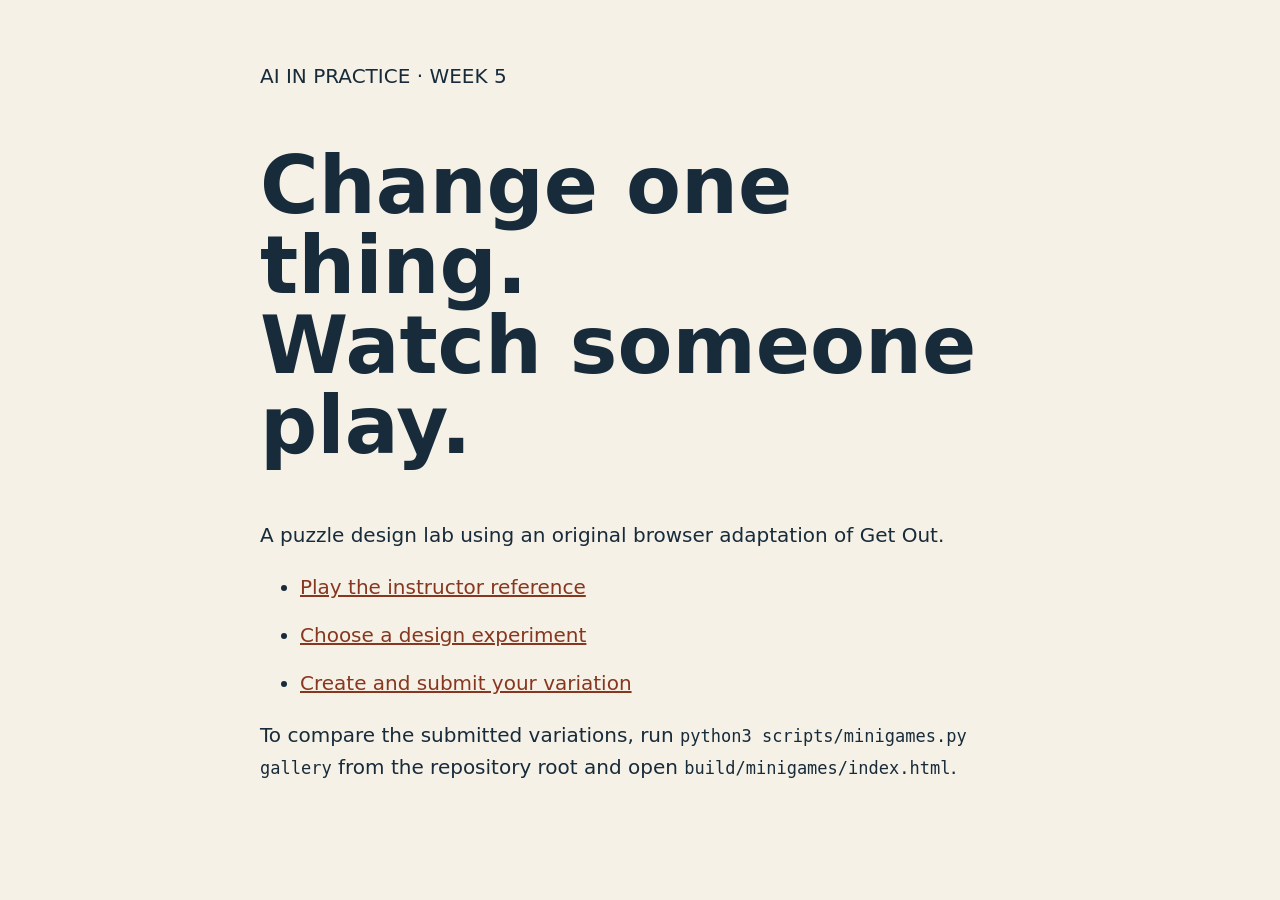
<file: minigames/index.html>
<!doctype html>
<html lang="en"><meta charset="utf-8"><meta name="viewport" content="width=device-width,initial-scale=1">
<title>Get Out · Puzzle lab</title>
<style>body{max-width:760px;margin:60px auto;padding:0 24px;background:#f6f1e7;color:#172b3a;font:20px/1.6 system-ui}h1{font-size:clamp(3rem,9vw,5rem);line-height:1}a{color:#87371f}code{font-size:.85em}li{margin:.8em 0}</style>
<p>AI IN PRACTICE · WEEK 5</p><h1>Change one thing.<br>Watch someone play.</h1>
<p>A puzzle design lab using an original browser adaptation of Get Out.</p>
<ul><li><a href="get-out/index.html">Play the instructor reference</a></li>
<li><a href="EXERCISES.md">Choose a design experiment</a></li>
<li><a href="STUDENT-GUIDE.md">Create and submit your variation</a></li></ul>
<p>To compare the submitted variations, run <code>python3 scripts/minigames.py gallery</code> from the repository root and open <code>build/minigames/index.html</code>.</p>
</html>
</file>
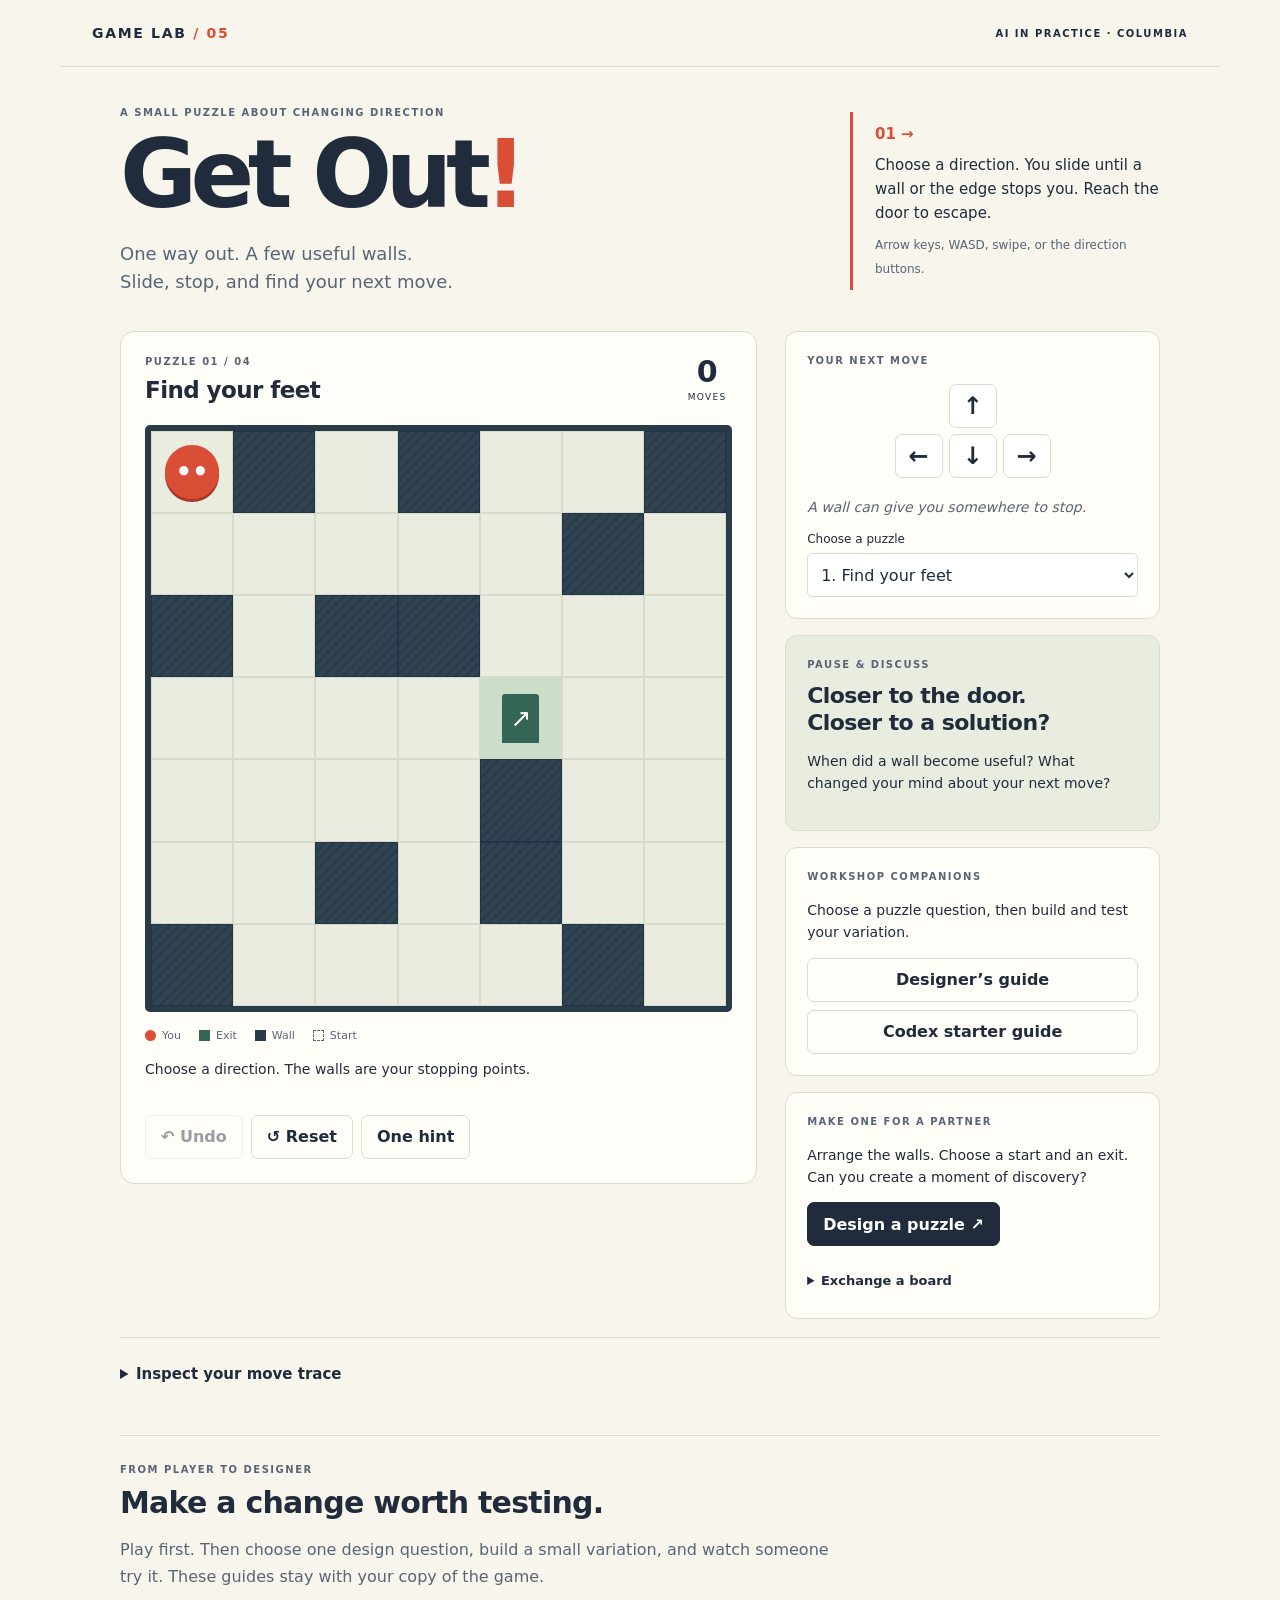
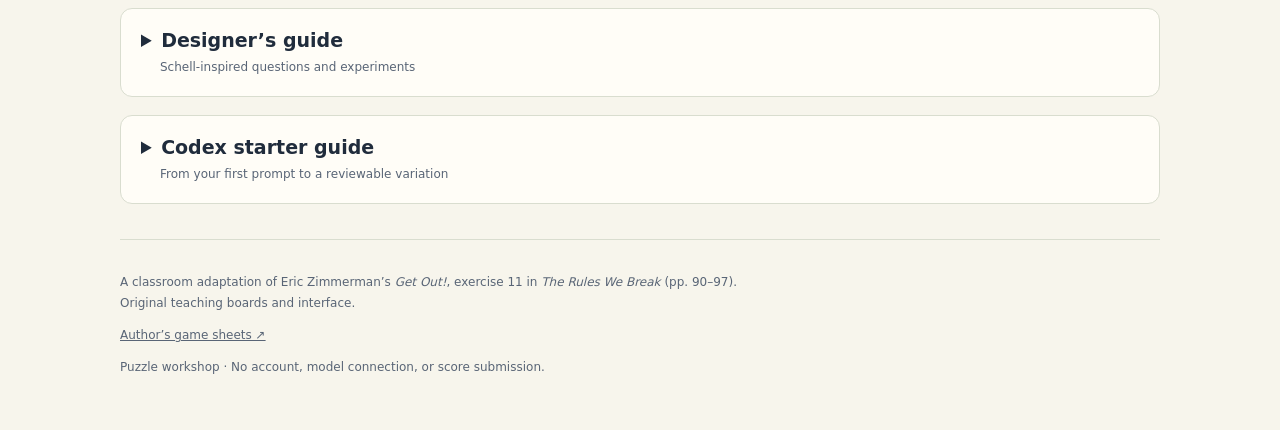
<file: minigames/get-out/index.html>
<!doctype html>
<html lang="en">
<head>
<meta charset="utf-8"><meta name="viewport" content="width=device-width,initial-scale=1">
<title>Get Out! · Puzzle workshop</title>
<link rel="stylesheet" href="style.css">
<script src="engine.js" defer></script><script src="levels.js" defer></script><script src="app.js" defer></script>
</head>
<body>
<header class="masthead"><a class="brand" href="./">GAME LAB <span>/ 05</span></a><span class="course">AI IN PRACTICE · COLUMBIA</span></header>
<main>
<section class="intro"><div><p class="eyebrow">A SMALL PUZZLE ABOUT CHANGING DIRECTION</p><h1>Get Out<span>!</span></h1><p class="lede">One way out. A few useful walls.<br>Slide, stop, and find your next move.</p></div><div class="rule-card"><span class="rule-number">01 →</span><p>Choose a direction. You slide until a wall or the edge stops you. Reach the door to escape.</p><small>Arrow keys, WASD, swipe, or the direction buttons.</small></div></section>
<div class="workspace">
<section class="play-panel" aria-label="Puzzle play area">
<div class="board-heading"><div><p class="eyebrow" id="level-number">PUZZLE 01 / 04</p><h2 id="level-title">Find your feet</h2></div><div class="counter"><strong id="moves">0</strong><span>MOVES</span></div></div>
<div id="board" class="board" tabindex="0" role="group" aria-label="Puzzle board. Use arrow keys to move."></div>
<div class="legend"><span><i class="you-key"></i>You</span><span><i class="exit-key"></i>Exit</span><span><i class="wall-key"></i>Wall</span><span><i class="start-key"></i>Start</span></div>
<p id="status" role="status" aria-live="polite">Find a stopping point that helps you reach the exit.</p>
<div class="play-actions"><button id="undo" class="secondary">↶ Undo</button><button id="reset" class="secondary">↺ Reset</button><button id="hint" class="secondary">One hint</button><button id="next" class="primary" hidden>Next puzzle →</button></div>
</section>
<aside>
<section class="side-card"><p class="eyebrow">YOUR NEXT MOVE</p><div class="dpad" aria-label="Direction controls"><button data-move="up" aria-label="Move up">↑</button><button data-move="left" aria-label="Move left">←</button><button data-move="down" aria-label="Move down">↓</button><button data-move="right" aria-label="Move right">→</button></div><p id="prompt" class="thought"></p><label for="levels">Choose a puzzle</label><select id="levels"></select></section>
<section class="side-card discussion"><p class="eyebrow">PAUSE & DISCUSS</p><h3>Closer to the door.<br>Closer to a solution?</h3><p>When did a wall become useful? What changed your mind about your next move?</p></section>
<section class="side-card"><p class="eyebrow">WORKSHOP COMPANIONS</p><p>Choose a puzzle question, then build and test your variation.</p><div class="guide-buttons"><button class="secondary" data-guide="designers-guide">Designer’s guide</button><button class="secondary" data-guide="codex-guide">Codex starter guide</button></div></section>
<section class="side-card"><p class="eyebrow">MAKE ONE FOR A PARTNER</p><p>Arrange the walls. Choose a start and an exit. Can you create a moment of discovery?</p><button id="edit" class="primary">Design a puzzle ↗</button>
<div id="editor" hidden><fieldset><legend>Paint a square</legend><div class="tools"><label><input type="radio" name="tool" value="#" checked> Wall</label><label><input type="radio" name="tool" value="."> Clear</label><label><input type="radio" name="tool" value="S"> Start</label><label><input type="radio" name="tool" value="E"> Exit</label></div></fieldset><p class="small">Tap the board to paint. Placing a start or exit moves the previous one.</p><button id="blank" class="secondary">Clear board</button><button id="play-custom" class="primary">Check & play</button><button id="cancel-edit" class="secondary">Cancel</button></div>
<details id="exchange"><summary>Exchange a board</summary><label for="board-code">Board code: S = start, E = exit, # = wall, . = floor</label><textarea id="board-code" rows="7" spellcheck="false"></textarea><div class="code-actions"><button id="export" class="secondary">Get current code</button><button id="import" class="secondary">Load code</button></div><p class="small">Copy the code to a partner. Load their code to play it. Boards must be rectangular and solvable.</p></details></section>
</aside>
</div>
<details class="trace"><summary>Inspect your move trace</summary><p>Compare what you tried with what the game did. Blocked moves are recorded but do not add to the move count.</p><ol id="trace-list"><li>No moves yet.</li></ol><button id="download" class="secondary">Download trace (JSON)</button></details>
<section class="workshop-guides" aria-label="Workshop guides">
<p class="eyebrow">FROM PLAYER TO DESIGNER</p>
<h2>Make a change worth testing.</h2>
<p class="guide-intro">Play first. Then choose one design question, build a small variation, and watch someone try it. These guides stay with your copy of the game.</p>
<details id="designers-guide" class="workshop-guide">
<summary>Designer’s guide <span>Schell-inspired questions and experiments</span></summary>
<div class="guide-content">
<p>Use these questions to investigate your puzzle. In Jesse Schell’s <em>The Art of Game Design</em>, third edition, puzzles are in <strong>Chapter 14, with Lens 58: The Puzzle</strong>. Chapter 13 concerns balance. These are original classroom applications of his principles, not excerpts from the book.</p>
<div class="guide-callout"><strong>Start with a prediction.</strong><p>“If I change ___, I expect a player to ___ because ___.” Name something you could observe that would make you question your prediction. Change one thing before adding more.</p></div>
<div class="principle-grid">
<article class="principle-card"><p class="eyebrow">01 · A CLEAR GOAL</p><h3>Can the player tell what success means?</h3><p><strong>Try:</strong> revise the exit marker or the opening instruction.</p><p><strong>Watch:</strong> ask a new player what they are trying to accomplish before their first move.</p></article>
<article class="principle-card"><p class="eyebrow">02 · AN ACCESSIBLE START</p><h3>What can one move teach?</h3><p><strong>Try:</strong> a tiny introductory board that demonstrates sliding and stopping.</p><p><strong>Watch:</strong> can the player predict where the next move will end without your explanation?</p></article>
<article class="principle-card"><p class="eyebrow">03 · VISIBLE PROGRESS</p><h3>What has the player learned so far?</h3><p><strong>Try:</strong> mark visited stopping positions as an exploration record.</p><p><strong>Watch:</strong> does that record inform a decision? Being nearer the door does not necessarily mean being nearer a solution.</p></article>
<article class="principle-card"><p class="eyebrow">04 · CONFIDENCE IN A SOLUTION</p><h3>Why believe a route exists?</h3><p><strong>Try:</strong> a solver-verified assurance or a clue about a reachable stopping point.</p><p><strong>Watch:</strong> when does the player stop guessing? Distinguish solvability from the start from solvability at the current position.</p></article>
<article class="principle-card"><p class="eyebrow">05 · A LEARNING SEQUENCE</p><h3>What prepares the player for the next board?</h3><p><strong>Try:</strong> three boards that introduce, vary, and combine an idea.</p><p><strong>Watch:</strong> can the player use that idea on a new board? A longer shortest path alone does not prove greater difficulty.</p></article>
<article class="principle-card"><p class="eyebrow">06 · PARALLEL CHALLENGES</p><h3>What else could someone try when stuck?</h3><p><strong>Try:</strong> offer a choice of two puzzles with a way to return.</p><p><strong>Watch:</strong> does switching help the player discover an idea, or leave them unsure where to begin?</p></article>
<article class="principle-card"><p class="eyebrow">07 · COMBINING IDEAS</p><h3>Can two small discoveries solve a larger puzzle?</h3><p><strong>Try:</strong> two short teaching boards and a third requiring both ideas.</p><p><strong>Watch:</strong> ask which earlier discovery helped. Look for transfer rather than repeated trial and error.</p></article>
<article class="principle-card"><p class="eyebrow">08 · USEFUL HINTS</p><h3>What is the smallest helpful nudge?</h3><p><strong>Try:</strong> an optional question, then a relevant feature, then the next move.</p><p><strong>Watch:</strong> record the hint level requested. Can the player explain their next decision afterward?</p></article>
<article class="principle-card"><p class="eyebrow">09 · LEARNING FROM AN ANSWER</p><h3>What could revealing a solution teach?</h3><p><strong>Try:</strong> a clearly labeled, optional walkthrough followed by a new board using the same idea.</p><p><strong>Watch:</strong> can the player apply what they saw? Keep a hint distinct from a full reveal.</p></article>
<article class="principle-card"><p class="eyebrow">10 · A CHANGE IN PERSPECTIVE</p><h3>When does a surprising insight feel fair?</h3><p><strong>Try:</strong> a board whose solution begins by moving away from the exit.</p><p><strong>Watch:</strong> what assumption changes? Ask whether the discovery felt satisfying or arbitrary, and why.</p></article>
</div>
<div class="guide-columns">
<section><h3>Watch someone play</h3><ol><li>Give a neighbor the game and its on-screen instructions. Observe without coaching.</li><li>Record the board, version, order, hints, resets, completion, and one revealing action or remark. Use anonymous labels.</li><li>Ask “What were you trying to do?” and “What changed your understanding?”</li><li>Compare the observation with your prediction, note a limitation, and revise one thing.</li></ol></section>
<section><h3>Keep the evidence honest</h3><p>A faster second solve may reflect remembering the solution. Use different players or alternate the order across pairs; use comparable new boards to examine transfer.</p><p>Rule tests establish specified behavior. The solver establishes reachability. Human play and conversation provide evidence about understanding and experience. A tiny classroom sample remains exploratory.</p><p>Use the editor to try original boards, Check &amp; play to verify reachability, and Exchange a board to trade with a partner. The move trace records actions, not feelings.</p></section>
</div>
<p class="guide-footnote">Choose one exercise in the repository’s <code>minigames/EXERCISES.md</code>. Record your experiment in your own game folder. The shared reference stays available for comparison.</p>
</div>
</details>
<details id="codex-guide" class="workshop-guide">
<summary>Codex starter guide <span>From your first prompt to a reviewable variation</span></summary>
<div class="guide-content">
<p>Use Codex as your building assistant. You choose the design question, inspect the change, and interpret the human playtest. This browser game itself needs no account or model connection.</p>
<ol class="starter-steps">
<li><h3>Play first, then exchange puzzles</h3><p>Try Get Out yourself. Then choose <strong>Design a puzzle</strong>, arrange a board, and choose <strong>Check &amp; play</strong>. Use <strong>Exchange a board → Get current code</strong> to share it with a neighbor. Paste their code and choose <strong>Load code</strong>.</p><p>Watch each other play without coaching. What changed your understanding? Use the Designer’s guide to choose one thing you want to change. Keep your board code if you want to use it later.</p></li>
<li><h3>Ask Codex to make it yours</h3><p>Open the class <code>game-dev-f26</code> project in Codex and paste this:</p><blockquote>Use the minigame-variation skill to help me make my own Get Out. Use my signed-in GitHub account and set up my branch and game folder automatically. After playing my neighbor’s puzzle, I want to change: [your idea]. Make one small change, test it, and show me how to play my version.</blockquote><p>Include your board code if you want to keep the puzzle you designed. If you are undecided, describe what you observed and ask Codex to help choose a change. Hints are just one possible experiment.</p><p>Codex gets your login from GitHub, creates your branch and game folder, and runs the checks. You do not need to type your username, run setup commands, or install a separate plugin. If the skill is not found, tell Codex to read <code>.agents/skills/minigame-variation/SKILL.md</code>.</p></li>
<li><h3>Play the change and keep what you learn</h3><p>Play your version, then trade with a neighbor again. Tell Codex what actually happened and what you want to revise. You supply the design decisions and interpretation; Codex can record your words and the checks it ran.</p><p>When you want to save it for review, say:</p><blockquote>Review my variation and prepare a draft pull request to the class repository. Include only my game folder. Put my design decisions, possible playtest outcomes, what I would observe, and what I would change next directly in the PR description. Separate predictions from anything we actually observed.</blockquote><p>Codex handles the review, commit, branch push, and draft PR. The instructor reviews and merges it later. Your game appears in the shared gallery after merging.</p><p>Put a short <strong>Design and playtesting</strong> section in the PR description or a comment: what you changed and why, expected and alternative player behavior, what each outcome would suggest, and your next design decision. Include actual observations if available and label predictions clearly. No AI-use disclosure is required for this lab.</p></li>
</ol>
<details class="setup-help"><summary>If setup gets in the way</summary><p>Ask a TA and keep playing while access is fixed. Building needs the full class checkout, Codex, a signed-in GitHub CLI, Python 3.11+, and Node 22+. The instructor/TA checks these before class. A downloaded game or gallery is enough to play, but it does not contain the full development tools.</p><p>Use the course’s <a href="https://learn.chatgpt.com/docs/codex/cli" target="_blank" rel="noreferrer">Codex CLI instructions</a> or <a href="https://openai.com/codex/" target="_blank" rel="noreferrer">native app</a> for installation. Existing work should be preserved. The repository’s <code>minigames/STUDENT-GUIDE.md</code> has the same short workflow.</p></details>
<div class="guide-callout"><strong>Follow CourseWorks for submission requirements and deadlines.</strong><p>The Motivation Atlas minigame remains due October 18 and follows its own repository instructions. A Get Out PR does not automatically complete that assignment. Transfer the workflow to your midterm using its own source material and project rules; building-assistant access is separate from configuring a model that plays your game.</p></div>
</div>
</details>
</section>

<footer><p>A classroom adaptation of Eric Zimmerman’s <em>Get Out!</em>, exercise 11 in <em>The Rules We Break</em> (pp. 90–97). Original teaching boards and interface.</p><a href="https://theruleswebreak.com/gamesheets.html" target="_blank" rel="noreferrer">Author’s game sheets ↗</a><p class="small">Puzzle workshop · No account, model connection, or score submission.</p></footer>
</main>
</body></html>
</file>
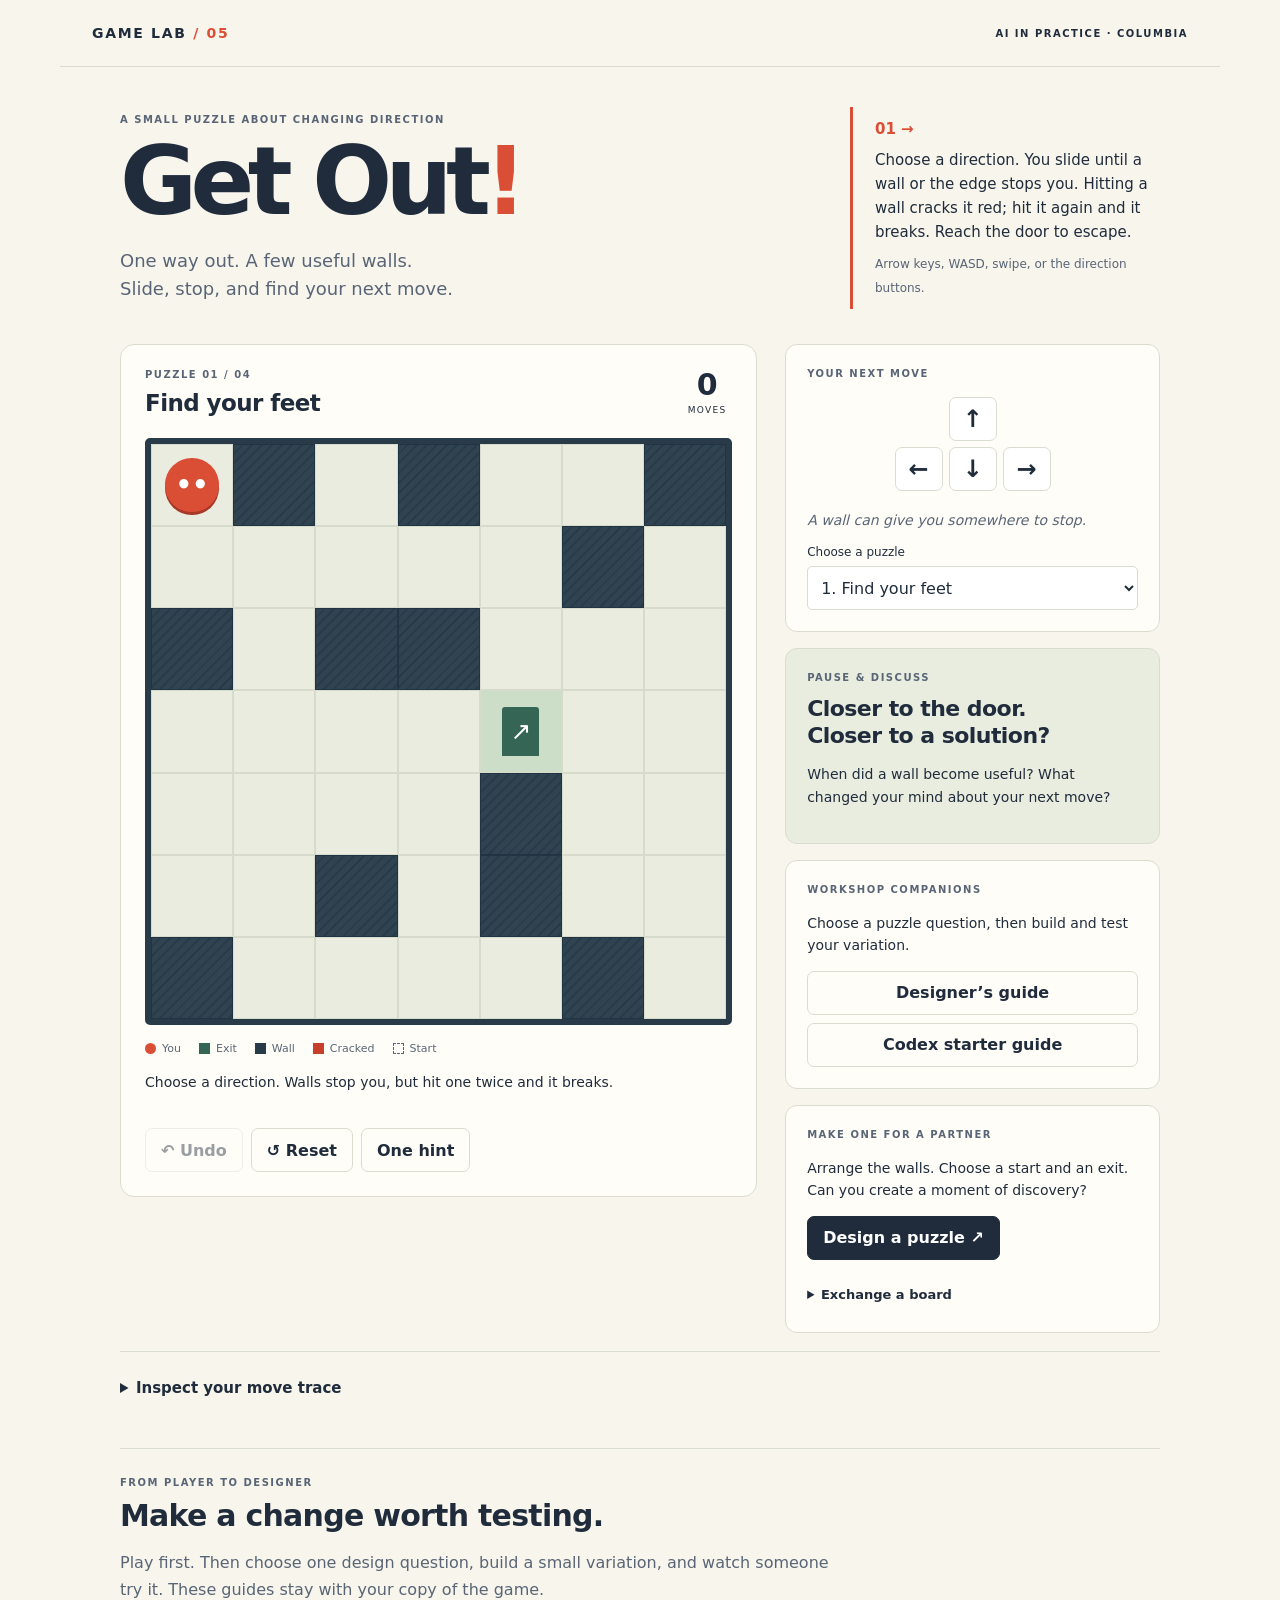
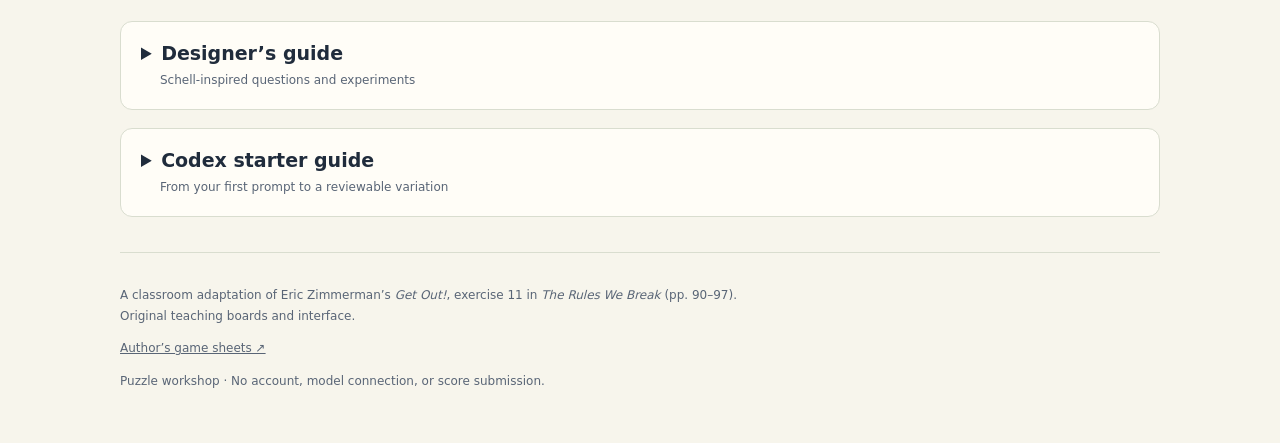
<file: minigames/submissions/adit-prabhu/get-out/index.html>
<!doctype html>
<html lang="en">
<head>
<meta charset="utf-8"><meta name="viewport" content="width=device-width,initial-scale=1">
<title>Get Out! · Puzzle workshop</title>
<link rel="stylesheet" href="style.css">
<script src="engine.js" defer></script><script src="levels.js" defer></script><script src="app.js" defer></script>
</head>
<body>
<header class="masthead"><a class="brand" href="./">GAME LAB <span>/ 05</span></a><span class="course">AI IN PRACTICE · COLUMBIA</span></header>
<main>
<section class="intro"><div><p class="eyebrow">A SMALL PUZZLE ABOUT CHANGING DIRECTION</p><h1>Get Out<span>!</span></h1><p class="lede">One way out. A few useful walls.<br>Slide, stop, and find your next move.</p></div><div class="rule-card"><span class="rule-number">01 →</span><p>Choose a direction. You slide until a wall or the edge stops you. Hitting a wall cracks it red; hit it again and it breaks. Reach the door to escape.</p><small>Arrow keys, WASD, swipe, or the direction buttons.</small></div></section>
<div class="workspace">
<section class="play-panel" aria-label="Puzzle play area">
<div class="board-heading"><div><p class="eyebrow" id="level-number">PUZZLE 01 / 04</p><h2 id="level-title">Find your feet</h2></div><div class="counter"><strong id="moves">0</strong><span>MOVES</span></div></div>
<div id="board" class="board" tabindex="0" role="group" aria-label="Puzzle board. Use arrow keys to move."></div>
<div class="legend"><span><i class="you-key"></i>You</span><span><i class="exit-key"></i>Exit</span><span><i class="wall-key"></i>Wall</span><span><i class="cracked-key"></i>Cracked</span><span><i class="start-key"></i>Start</span></div>
<p id="status" role="status" aria-live="polite">Find a stopping point that helps you reach the exit.</p>
<div class="play-actions"><button id="undo" class="secondary">↶ Undo</button><button id="reset" class="secondary">↺ Reset</button><button id="hint" class="secondary">One hint</button><button id="next" class="primary" hidden>Next puzzle →</button></div>
</section>
<aside>
<section class="side-card"><p class="eyebrow">YOUR NEXT MOVE</p><div class="dpad" aria-label="Direction controls"><button data-move="up" aria-label="Move up">↑</button><button data-move="left" aria-label="Move left">←</button><button data-move="down" aria-label="Move down">↓</button><button data-move="right" aria-label="Move right">→</button></div><p id="prompt" class="thought"></p><label for="levels">Choose a puzzle</label><select id="levels"></select></section>
<section class="side-card discussion"><p class="eyebrow">PAUSE & DISCUSS</p><h3>Closer to the door.<br>Closer to a solution?</h3><p>When did a wall become useful? What changed your mind about your next move?</p></section>
<section class="side-card"><p class="eyebrow">WORKSHOP COMPANIONS</p><p>Choose a puzzle question, then build and test your variation.</p><div class="guide-buttons"><button class="secondary" data-guide="designers-guide">Designer’s guide</button><button class="secondary" data-guide="codex-guide">Codex starter guide</button></div></section>
<section class="side-card"><p class="eyebrow">MAKE ONE FOR A PARTNER</p><p>Arrange the walls. Choose a start and an exit. Can you create a moment of discovery?</p><button id="edit" class="primary">Design a puzzle ↗</button>
<div id="editor" hidden><fieldset><legend>Paint a square</legend><div class="tools"><label><input type="radio" name="tool" value="#" checked> Wall</label><label><input type="radio" name="tool" value="."> Clear</label><label><input type="radio" name="tool" value="S"> Start</label><label><input type="radio" name="tool" value="E"> Exit</label></div></fieldset><p class="small">Tap the board to paint. Placing a start or exit moves the previous one.</p><button id="blank" class="secondary">Clear board</button><button id="play-custom" class="primary">Check & play</button><button id="cancel-edit" class="secondary">Cancel</button></div>
<details id="exchange"><summary>Exchange a board</summary><label for="board-code">Board code: S = start, E = exit, # = wall, . = floor</label><textarea id="board-code" rows="7" spellcheck="false"></textarea><div class="code-actions"><button id="export" class="secondary">Get current code</button><button id="import" class="secondary">Load code</button></div><p class="small">Copy the code to a partner. Load their code to play it. Boards must be rectangular and solvable.</p></details></section>
</aside>
</div>
<details class="trace"><summary>Inspect your move trace</summary><p>Compare what you tried with what the game did. Blocked moves are recorded but do not add to the move count.</p><ol id="trace-list"><li>No moves yet.</li></ol><button id="download" class="secondary">Download trace (JSON)</button></details>
<section class="workshop-guides" aria-label="Workshop guides">
<p class="eyebrow">FROM PLAYER TO DESIGNER</p>
<h2>Make a change worth testing.</h2>
<p class="guide-intro">Play first. Then choose one design question, build a small variation, and watch someone try it. These guides stay with your copy of the game.</p>
<details id="designers-guide" class="workshop-guide">
<summary>Designer’s guide <span>Schell-inspired questions and experiments</span></summary>
<div class="guide-content">
<p>Use these questions to investigate your puzzle. In Jesse Schell’s <em>The Art of Game Design</em>, third edition, puzzles are in <strong>Chapter 14, with Lens 58: The Puzzle</strong>. Chapter 13 concerns balance. These are original classroom applications of his principles, not excerpts from the book.</p>
<div class="guide-callout"><strong>Start with a prediction.</strong><p>“If I change ___, I expect a player to ___ because ___.” Name something you could observe that would make you question your prediction. Change one thing before adding more.</p></div>
<div class="principle-grid">
<article class="principle-card"><p class="eyebrow">01 · A CLEAR GOAL</p><h3>Can the player tell what success means?</h3><p><strong>Try:</strong> revise the exit marker or the opening instruction.</p><p><strong>Watch:</strong> ask a new player what they are trying to accomplish before their first move.</p></article>
<article class="principle-card"><p class="eyebrow">02 · AN ACCESSIBLE START</p><h3>What can one move teach?</h3><p><strong>Try:</strong> a tiny introductory board that demonstrates sliding and stopping.</p><p><strong>Watch:</strong> can the player predict where the next move will end without your explanation?</p></article>
<article class="principle-card"><p class="eyebrow">03 · VISIBLE PROGRESS</p><h3>What has the player learned so far?</h3><p><strong>Try:</strong> mark visited stopping positions as an exploration record.</p><p><strong>Watch:</strong> does that record inform a decision? Being nearer the door does not necessarily mean being nearer a solution.</p></article>
<article class="principle-card"><p class="eyebrow">04 · CONFIDENCE IN A SOLUTION</p><h3>Why believe a route exists?</h3><p><strong>Try:</strong> a solver-verified assurance or a clue about a reachable stopping point.</p><p><strong>Watch:</strong> when does the player stop guessing? Distinguish solvability from the start from solvability at the current position.</p></article>
<article class="principle-card"><p class="eyebrow">05 · A LEARNING SEQUENCE</p><h3>What prepares the player for the next board?</h3><p><strong>Try:</strong> three boards that introduce, vary, and combine an idea.</p><p><strong>Watch:</strong> can the player use that idea on a new board? A longer shortest path alone does not prove greater difficulty.</p></article>
<article class="principle-card"><p class="eyebrow">06 · PARALLEL CHALLENGES</p><h3>What else could someone try when stuck?</h3><p><strong>Try:</strong> offer a choice of two puzzles with a way to return.</p><p><strong>Watch:</strong> does switching help the player discover an idea, or leave them unsure where to begin?</p></article>
<article class="principle-card"><p class="eyebrow">07 · COMBINING IDEAS</p><h3>Can two small discoveries solve a larger puzzle?</h3><p><strong>Try:</strong> two short teaching boards and a third requiring both ideas.</p><p><strong>Watch:</strong> ask which earlier discovery helped. Look for transfer rather than repeated trial and error.</p></article>
<article class="principle-card"><p class="eyebrow">08 · USEFUL HINTS</p><h3>What is the smallest helpful nudge?</h3><p><strong>Try:</strong> an optional question, then a relevant feature, then the next move.</p><p><strong>Watch:</strong> record the hint level requested. Can the player explain their next decision afterward?</p></article>
<article class="principle-card"><p class="eyebrow">09 · LEARNING FROM AN ANSWER</p><h3>What could revealing a solution teach?</h3><p><strong>Try:</strong> a clearly labeled, optional walkthrough followed by a new board using the same idea.</p><p><strong>Watch:</strong> can the player apply what they saw? Keep a hint distinct from a full reveal.</p></article>
<article class="principle-card"><p class="eyebrow">10 · A CHANGE IN PERSPECTIVE</p><h3>When does a surprising insight feel fair?</h3><p><strong>Try:</strong> a board whose solution begins by moving away from the exit.</p><p><strong>Watch:</strong> what assumption changes? Ask whether the discovery felt satisfying or arbitrary, and why.</p></article>
</div>
<div class="guide-columns">
<section><h3>Watch someone play</h3><ol><li>Give a neighbor the game and its on-screen instructions. Observe without coaching.</li><li>Record the board, version, order, hints, resets, completion, and one revealing action or remark. Use anonymous labels.</li><li>Ask “What were you trying to do?” and “What changed your understanding?”</li><li>Compare the observation with your prediction, note a limitation, and revise one thing.</li></ol></section>
<section><h3>Keep the evidence honest</h3><p>A faster second solve may reflect remembering the solution. Use different players or alternate the order across pairs; use comparable new boards to examine transfer.</p><p>Rule tests establish specified behavior. The solver establishes reachability. Human play and conversation provide evidence about understanding and experience. A tiny classroom sample remains exploratory.</p><p>Use the editor to try original boards, Check &amp; play to verify reachability, and Exchange a board to trade with a partner. The move trace records actions, not feelings.</p></section>
</div>
<p class="guide-footnote">Choose one exercise in the repository’s <code>minigames/EXERCISES.md</code>. Record your experiment in your own game folder. The shared reference stays available for comparison.</p>
</div>
</details>
<details id="codex-guide" class="workshop-guide">
<summary>Codex starter guide <span>From your first prompt to a reviewable variation</span></summary>
<div class="guide-content">
<p>Use Codex as your building assistant. You choose the design question, inspect the change, and interpret the human playtest. This browser game itself needs no account or model connection.</p>
<ol class="starter-steps">
<li><h3>Play first, then exchange puzzles</h3><p>Try Get Out yourself. Then choose <strong>Design a puzzle</strong>, arrange a board, and choose <strong>Check &amp; play</strong>. Use <strong>Exchange a board → Get current code</strong> to share it with a neighbor. Paste their code and choose <strong>Load code</strong>.</p><p>Watch each other play without coaching. What changed your understanding? Use the Designer’s guide to choose one thing you want to change. Keep your board code if you want to use it later.</p></li>
<li><h3>Ask Codex to make it yours</h3><p>Open the class <code>game-dev-f26</code> project in Codex and paste this:</p><blockquote>Use the minigame-variation skill to help me make my own Get Out. Use my signed-in GitHub account and set up my branch and game folder automatically. After playing my neighbor’s puzzle, I want to change: [your idea]. Make one small change, test it, and show me how to play my version.</blockquote><p>Include your board code if you want to keep the puzzle you designed. If you are undecided, describe what you observed and ask Codex to help choose a change. Hints are just one possible experiment.</p><p>Codex gets your login from GitHub, creates your branch and game folder, and runs the checks. You do not need to type your username, run setup commands, or install a separate plugin. If the skill is not found, tell Codex to read <code>.agents/skills/minigame-variation/SKILL.md</code>.</p></li>
<li><h3>Play the change and keep what you learn</h3><p>Play your version, then trade with a neighbor again. Tell Codex what actually happened and what you want to revise. You supply the design decisions and interpretation; Codex can record your words and the checks it ran.</p><p>When you want to save it for review, say:</p><blockquote>Review my variation and prepare a draft pull request to the class repository. Include only my game folder. Record what we tested and leave missing human observations unfinished.</blockquote><p>Codex handles the review, commit, branch push, and draft PR. The instructor reviews and merges it later. Your game appears in the shared gallery after merging.</p></li>
</ol>
<details class="setup-help"><summary>If setup gets in the way</summary><p>Ask a TA and keep playing while access is fixed. Building needs the full class checkout, Codex, a signed-in GitHub CLI, Python 3.11+, and Node 22+. The instructor/TA checks these before class. A downloaded game or gallery is enough to play, but it does not contain the full development tools.</p><p>Use the course’s <a href="https://learn.chatgpt.com/docs/codex/cli" target="_blank" rel="noreferrer">Codex CLI instructions</a> or <a href="https://openai.com/codex/" target="_blank" rel="noreferrer">native app</a> for installation. Existing work should be preserved. The repository’s <code>minigames/STUDENT-GUIDE.md</code> has the same short workflow.</p></details>
<div class="guide-callout"><strong>Tonight is practice, with no new submission due.</strong><p>The Motivation Atlas minigame remains due October 18 and follows its own repository instructions. A Get Out PR does not automatically complete that assignment. Transfer the workflow to your midterm using its own source material and project rules; building-assistant access is separate from configuring a model that plays your game.</p></div>
</div>
</details>
</section>

<footer><p>A classroom adaptation of Eric Zimmerman’s <em>Get Out!</em>, exercise 11 in <em>The Rules We Break</em> (pp. 90–97). Original teaching boards and interface.</p><a href="https://theruleswebreak.com/gamesheets.html" target="_blank" rel="noreferrer">Author’s game sheets ↗</a><p class="small">Puzzle workshop · No account, model connection, or score submission.</p></footer>
</main>
</body></html>
</file>
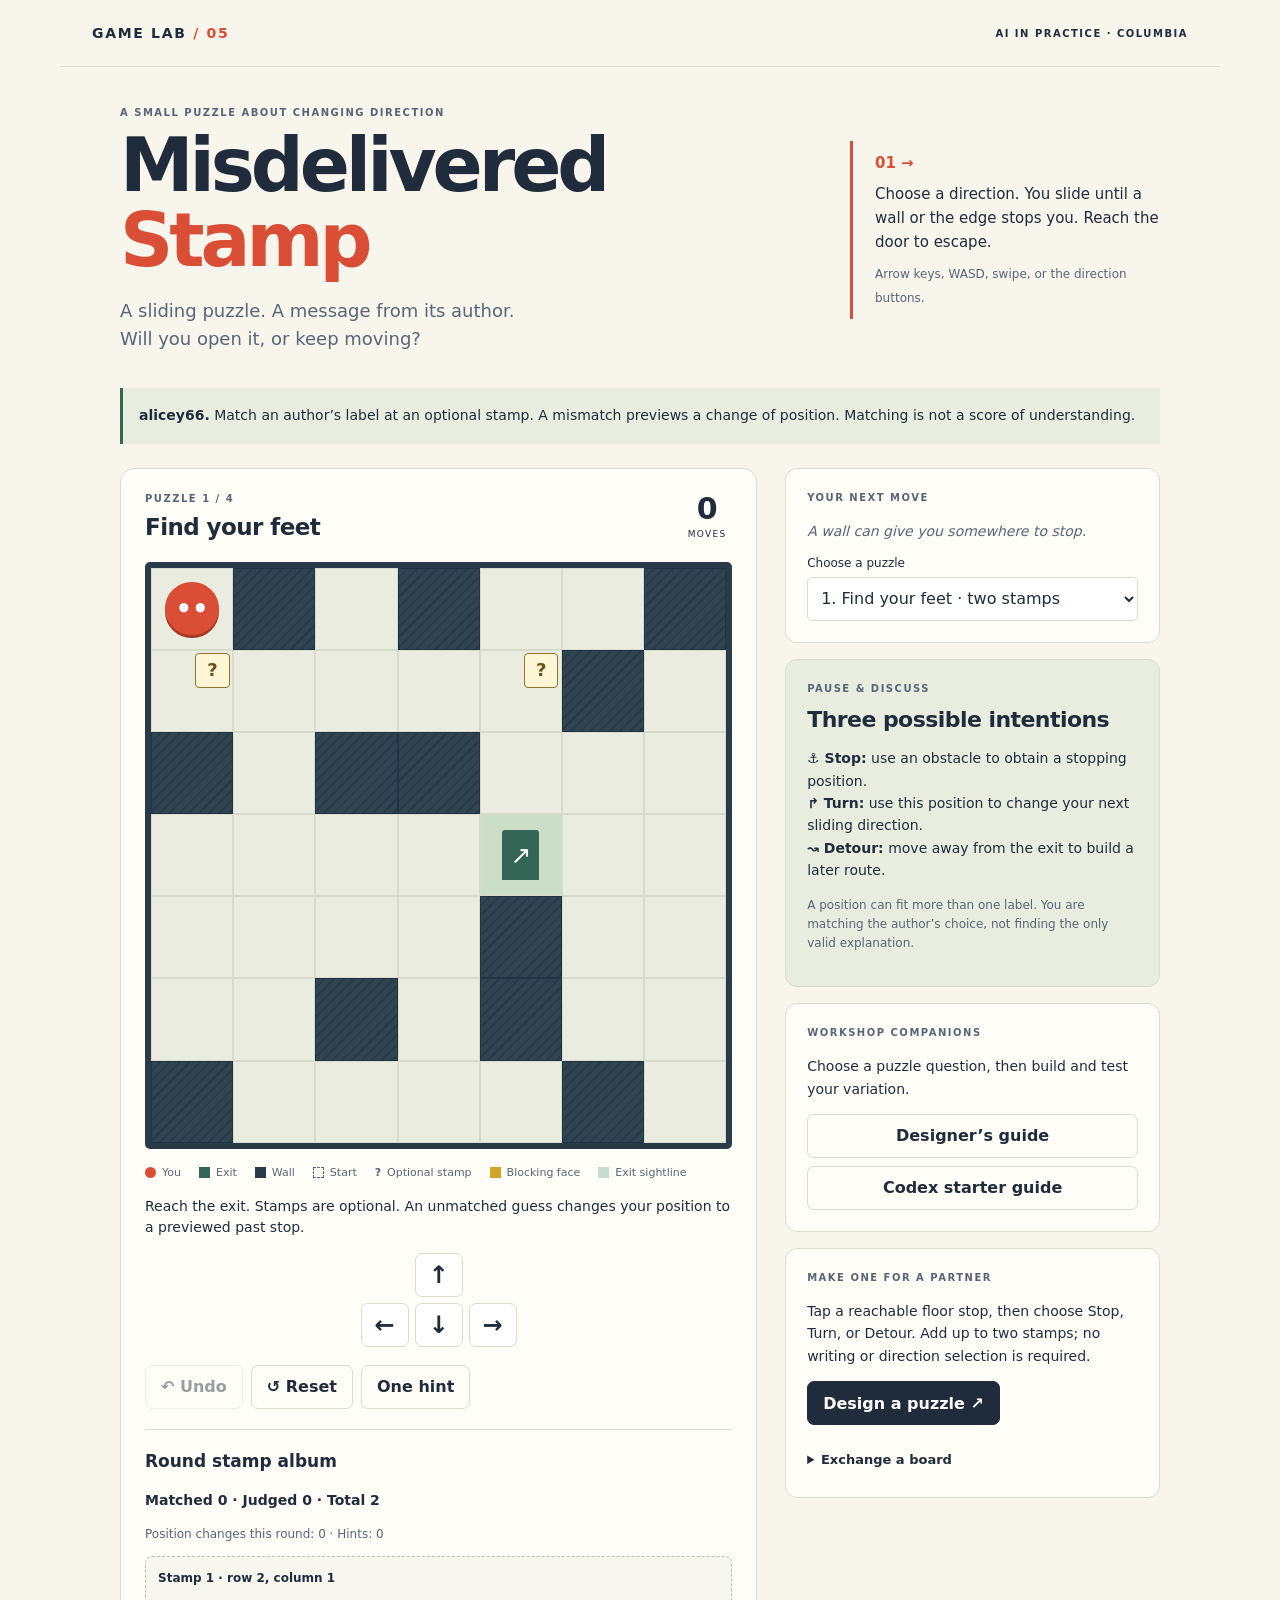
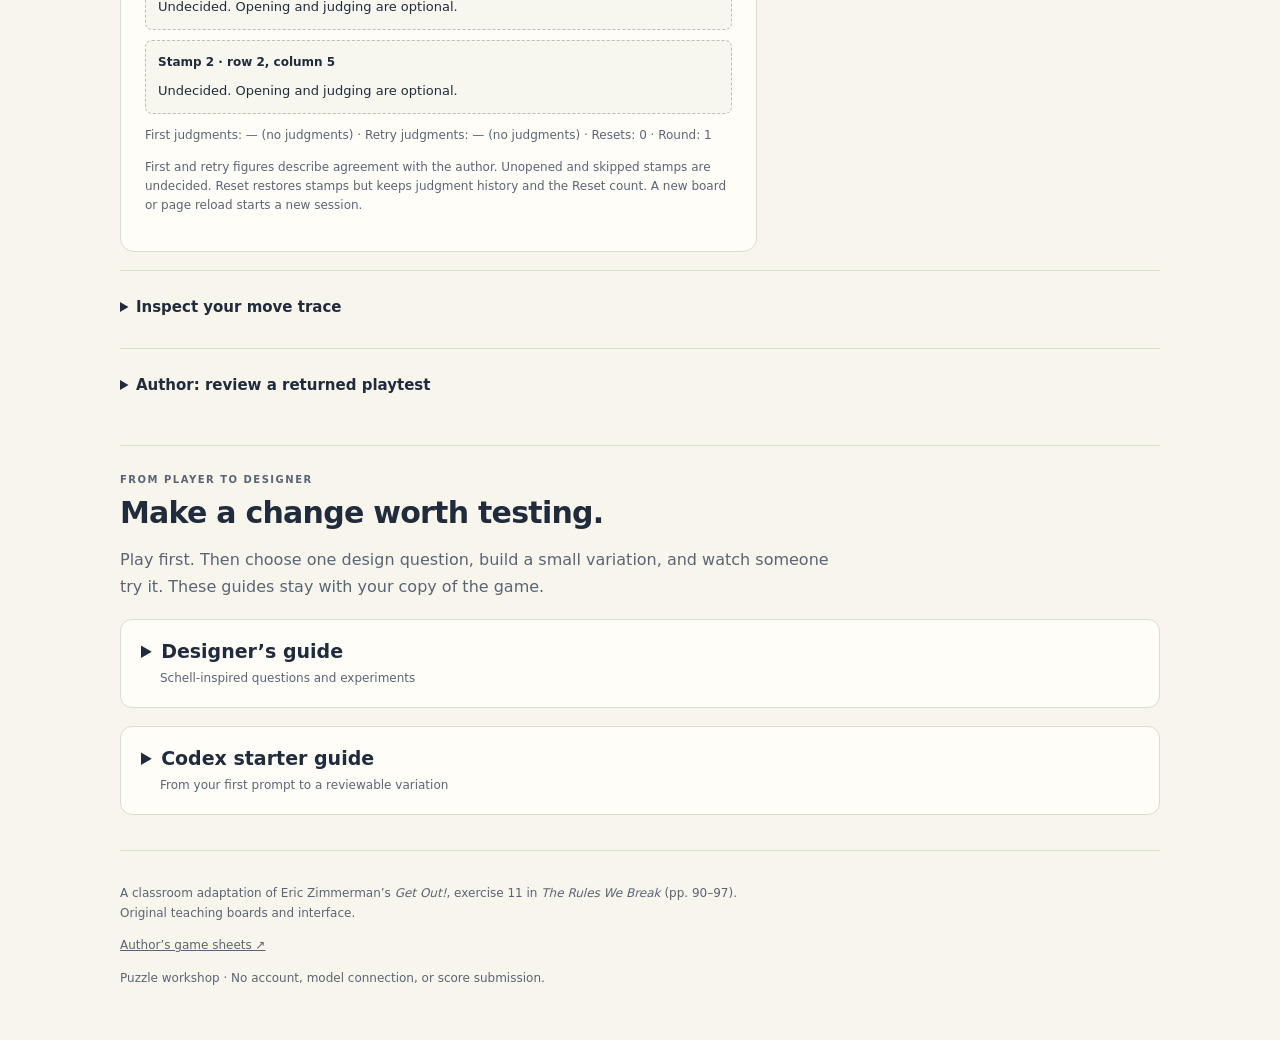
<file: minigames/submissions/alicey66/get-out/index.html>
<!doctype html>
<html lang="en">
<head>
<meta charset="utf-8"><meta name="viewport" content="width=device-width,initial-scale=1">
<title>Misdelivered Stamp · alicey66</title>
<link rel="stylesheet" href="style.css">
<script src="engine.js" defer></script><script src="levels.js" defer></script><script src="stamps.js" defer></script><script src="app.js" defer></script>
</head>
<body>
<header class="masthead"><a class="brand" href="./">GAME LAB <span>/ 05</span></a><span class="course">AI IN PRACTICE · COLUMBIA</span></header>
<main>
<section class="intro"><div><p class="eyebrow">A SMALL PUZZLE ABOUT CHANGING DIRECTION</p><h1 class="stamp-title">Misdelivered<br><span>Stamp</span></h1><p class="lede">A sliding puzzle. A message from its author.<br>Will you open it, or keep moving?</p></div><div class="rule-card"><span class="rule-number">01 →</span><p>Choose a direction. You slide until a wall or the edge stops you. Reach the door to escape.</p><small>Arrow keys, WASD, swipe, or the direction buttons.</small></div></section>
<p class="variation-label"><strong>alicey66.</strong> Match an author’s label at an optional stamp. A mismatch previews a change of position. Matching is not a score of understanding.</p>
<div class="workspace">
<section class="play-panel" aria-label="Puzzle play area">
<div class="board-heading"><div><p class="eyebrow" id="level-number">PUZZLE 01 / 04</p><h2 id="level-title">Find your feet</h2></div><div class="counter"><strong id="moves">0</strong><span>MOVES</span></div></div>
<div id="board" class="board" tabindex="0" role="group" aria-label="Puzzle board. Use arrow keys to move."></div>
<div class="legend"><span><i class="you-key"></i>You</span><span><i class="exit-key"></i>Exit</span><span><i class="wall-key"></i>Wall</span><span><i class="start-key"></i>Start</span><span><b>?</b>Optional stamp</span><span><i class="contact-key"></i>Blocking face</span><span><i class="line-key"></i>Exit sightline</span></div>
<p id="status" role="status" aria-live="polite">Find a stopping point that helps you reach the exit.</p>
<section id="stamp-interaction" class="stamp-interaction" aria-label="Stamp interaction"></section>
<div class="dpad" aria-label="Direction controls"><button data-move="up" aria-label="Move up">↑</button><button data-move="left" aria-label="Move left">←</button><button data-move="down" aria-label="Move down">↓</button><button data-move="right" aria-label="Move right">→</button></div>
<div class="play-actions"><button id="undo" class="secondary">↶ Undo</button><button id="reset" class="secondary">↺ Reset</button><button id="hint" class="secondary">One hint</button><button id="next" class="primary" hidden>Next puzzle →</button></div>
<section id="album" class="stamp-album" aria-label="Stamp album">
<h3>Round stamp album</h3><p id="album-count" class="album-count"></p><p id="round-losses" class="small"></p><div id="album-list"></div>
<div id="session-stats"></div><p class="small">First and retry figures describe agreement with the author. Unopened and skipped stamps are undecided. Reset restores stamps but keeps judgment history and the Reset count. A new board or page reload starts a new session.</p>
</section></section>
<aside>
<section class="side-card"><p class="eyebrow">YOUR NEXT MOVE</p><p id="prompt" class="thought"></p><label for="levels">Choose a puzzle</label><select id="levels"></select></section>
<section class="side-card discussion"><p class="eyebrow">PAUSE & DISCUSS</p><h3>Three possible intentions</h3><p><strong>⚓ Stop:</strong> use an obstacle to obtain a stopping position.<br><strong>↱ Turn:</strong> use this position to change your next sliding direction.<br><strong>↝ Detour:</strong> move away from the exit to build a later route.</p><p class="small">A position can fit more than one label. You are matching the author’s choice, not finding the only valid explanation.</p></section>
<section class="side-card"><p class="eyebrow">WORKSHOP COMPANIONS</p><p>Choose a puzzle question, then build and test your variation.</p><div class="guide-buttons"><button class="secondary" data-guide="designers-guide">Designer’s guide</button><button class="secondary" data-guide="codex-guide">Codex starter guide</button></div></section>
<section class="side-card"><p class="eyebrow">MAKE ONE FOR A PARTNER</p><p>Tap a reachable floor stop, then choose Stop, Turn, or Detour. Add up to two stamps; no writing or direction selection is required.</p><button id="edit" class="primary">Design a puzzle ↗</button>
<div id="editor" hidden><fieldset><legend>Paint a square</legend><div class="tools"><label><input type="radio" name="tool" value="#" checked> Wall</label><label><input type="radio" name="tool" value="."> Clear</label><label><input type="radio" name="tool" value="S"> Start</label><label><input type="radio" name="tool" value="E"> Exit</label><label><input type="radio" name="tool" value="stamp"> Stamp ?</label></div></fieldset><p class="small">Tap the board to paint. Placing a start or exit moves the previous one.</p><div class="author-editor"><p><strong id="stamp-total">0 / 2 author stamps</strong></p><p id="author-location">Tap a stopping point, then choose a label.</p>
<div class="author-labels"><button class="secondary" data-author-label="stop" disabled>⚓ Stop</button><button class="secondary" data-author-label="turn" disabled>↱ Turn</button><button class="secondary" data-author-label="detour" disabled>↝ Detour</button></div>
<p class="small">All possible incoming blocking faces and direct exit sightlines are highlighted from the board geometry. The highlight does not depend on your chosen label. Stamps cannot be placed on the start, exit, walls, or transit-only cells.</p><button id="remove-stamp" class="secondary" disabled>Remove stamp</button><ul id="author-list"></ul></div>
<button id="blank" class="secondary">Clear board</button><button id="play-custom" class="primary">Check & play</button><button id="cancel-edit" class="secondary">Cancel</button></div>
<details id="exchange"><summary>Exchange a board</summary><label for="board-code">Board + author stamps</label><textarea id="board-code" rows="7" spellcheck="false"></textarea><div class="code-actions"><button id="export" class="secondary">Copy board + stamps</button><button id="import" class="secondary">Load code</button></div><p class="small">Copy the entire code to a partner using Misdelivered Stamp. It includes hidden author labels, not player judgments. Original S/E/#/. board text also loads. Invalid imports keep your current session.</p></details></section>
</aside>
</div>
<details class="trace"><summary>Inspect your move trace</summary><p>Moves, stamp offers, skips, judgments, position changes, Undo and Reset remain in this session trace. Share the downloaded file with the author for discussion. The trace records choices, not proof of learning.</p><ol id="trace-list"><li>No moves yet.</li></ol><button id="download" class="secondary">Download trace (JSON)</button></details>
<details id="review" class="trace"><summary>Author: review a returned playtest</summary><p>Ask your partner to send their downloaded trace, then choose it here. This reads a local file and does not change your current game.</p><label for="review-file">Misdelivered Stamp trace file</label><input id="review-file" type="file" accept=".json,application/json"><div id="review-summary" role="status"></div></details>
<section class="workshop-guides" aria-label="Workshop guides">
<p class="eyebrow">FROM PLAYER TO DESIGNER</p>
<h2>Make a change worth testing.</h2>
<p class="guide-intro">Play first. Then choose one design question, build a small variation, and watch someone try it. These guides stay with your copy of the game.</p>
<details id="designers-guide" class="workshop-guide">
<summary>Designer’s guide <span>Schell-inspired questions and experiments</span></summary>
<div class="guide-content">
<p>Use these questions to investigate your puzzle. In Jesse Schell’s <em>The Art of Game Design</em>, third edition, puzzles are in <strong>Chapter 14, with Lens 58: The Puzzle</strong>. Chapter 13 concerns balance. These are original classroom applications of his principles, not excerpts from the book.</p>
<div class="guide-callout"><strong>Start with a prediction.</strong><p>“If I change ___, I expect a player to ___ because ___.” Name something you could observe that would make you question your prediction. Change one thing before adding more.</p></div>
<div class="principle-grid">
<article class="principle-card"><p class="eyebrow">01 · A CLEAR GOAL</p><h3>Can the player tell what success means?</h3><p><strong>Try:</strong> revise the exit marker or the opening instruction.</p><p><strong>Watch:</strong> ask a new player what they are trying to accomplish before their first move.</p></article>
<article class="principle-card"><p class="eyebrow">02 · AN ACCESSIBLE START</p><h3>What can one move teach?</h3><p><strong>Try:</strong> a tiny introductory board that demonstrates sliding and stopping.</p><p><strong>Watch:</strong> can the player predict where the next move will end without your explanation?</p></article>
<article class="principle-card"><p class="eyebrow">03 · VISIBLE PROGRESS</p><h3>What has the player learned so far?</h3><p><strong>Try:</strong> mark visited stopping positions as an exploration record.</p><p><strong>Watch:</strong> does that record inform a decision? Being nearer the door does not necessarily mean being nearer a solution.</p></article>
<article class="principle-card"><p class="eyebrow">04 · CONFIDENCE IN A SOLUTION</p><h3>Why believe a route exists?</h3><p><strong>Try:</strong> a solver-verified assurance or a clue about a reachable stopping point.</p><p><strong>Watch:</strong> when does the player stop guessing? Distinguish solvability from the start from solvability at the current position.</p></article>
<article class="principle-card"><p class="eyebrow">05 · A LEARNING SEQUENCE</p><h3>What prepares the player for the next board?</h3><p><strong>Try:</strong> three boards that introduce, vary, and combine an idea.</p><p><strong>Watch:</strong> can the player use that idea on a new board? A longer shortest path alone does not prove greater difficulty.</p></article>
<article class="principle-card"><p class="eyebrow">06 · PARALLEL CHALLENGES</p><h3>What else could someone try when stuck?</h3><p><strong>Try:</strong> offer a choice of two puzzles with a way to return.</p><p><strong>Watch:</strong> does switching help the player discover an idea, or leave them unsure where to begin?</p></article>
<article class="principle-card"><p class="eyebrow">07 · COMBINING IDEAS</p><h3>Can two small discoveries solve a larger puzzle?</h3><p><strong>Try:</strong> two short teaching boards and a third requiring both ideas.</p><p><strong>Watch:</strong> ask which earlier discovery helped. Look for transfer rather than repeated trial and error.</p></article>
<article class="principle-card"><p class="eyebrow">08 · USEFUL HINTS</p><h3>What is the smallest helpful nudge?</h3><p><strong>Try:</strong> an optional question, then a relevant feature, then the next move.</p><p><strong>Watch:</strong> record the hint level requested. Can the player explain their next decision afterward?</p></article>
<article class="principle-card"><p class="eyebrow">09 · LEARNING FROM AN ANSWER</p><h3>What could revealing a solution teach?</h3><p><strong>Try:</strong> a clearly labeled, optional walkthrough followed by a new board using the same idea.</p><p><strong>Watch:</strong> can the player apply what they saw? Keep a hint distinct from a full reveal.</p></article>
<article class="principle-card"><p class="eyebrow">10 · A CHANGE IN PERSPECTIVE</p><h3>When does a surprising insight feel fair?</h3><p><strong>Try:</strong> a board whose solution begins by moving away from the exit.</p><p><strong>Watch:</strong> what assumption changes? Ask whether the discovery felt satisfying or arbitrary, and why.</p></article>
</div>
<div class="guide-columns">
<section><h3>Watch someone play</h3><ol><li>Give a neighbor the game and its on-screen instructions. Observe without coaching.</li><li>Record the board, version, order, hints, resets, completion, and one revealing action or remark. Use anonymous labels.</li><li>Ask “What were you trying to do?” and “What changed your understanding?”</li><li>Compare the observation with your prediction, note a limitation, and revise one thing.</li></ol></section>
<section><h3>Keep the evidence honest</h3><p>A faster second solve may reflect remembering the solution. Use different players or alternate the order across pairs; use comparable new boards to examine transfer.</p><p>Rule tests establish specified behavior. The solver establishes reachability. Human play and conversation provide evidence about understanding and experience. A tiny classroom sample remains exploratory.</p><p>Use the editor to try original boards, Check &amp; play to verify reachability, and Exchange a board to trade with a partner. The move trace records actions, not feelings.</p></section>
</div>
<p class="guide-footnote">Choose one exercise in the repository’s <code>minigames/EXERCISES.md</code>. Record your experiment in your own game folder. The shared reference stays available for comparison.</p>
</div>
</details>
<details id="codex-guide" class="workshop-guide">
<summary>Codex starter guide <span>From your first prompt to a reviewable variation</span></summary>
<div class="guide-content">
<p>Use Codex as your building assistant. You choose the design question, inspect the change, and interpret the human playtest. This browser game itself needs no account or model connection.</p>
<ol class="starter-steps">
<li><h3>Play first, then exchange puzzles</h3><p>Try Get Out yourself. Then choose <strong>Design a puzzle</strong>, arrange a board, and choose <strong>Check &amp; play</strong>. Use <strong>Exchange a board → Copy board + stamps</strong> to share it with a neighbor. Paste their code and choose <strong>Load code</strong>.</p><p>Watch each other play without coaching. What changed your understanding? Use the Designer’s guide to choose one thing you want to change. Keep your board code if you want to use it later.</p></li>
<li><h3>Ask Codex to make it yours</h3><p>Open the class <code>game-dev-f26</code> project in Codex and paste this:</p><blockquote>Use the minigame-variation skill to help me make my own Get Out. Use my signed-in GitHub account and set up my branch and game folder automatically. After playing my neighbor’s puzzle, I want to change: [your idea]. Make one small change, test it, and show me how to play my version.</blockquote><p>Include your board code if you want to keep the puzzle you designed. If you are undecided, describe what you observed and ask Codex to help choose a change. Hints are just one possible experiment.</p><p>Codex gets your login from GitHub, creates your branch and game folder, and runs the checks. You do not need to type your username, run setup commands, or install a separate plugin. If the skill is not found, tell Codex to read <code>.agents/skills/minigame-variation/SKILL.md</code>.</p></li>
<li><h3>Play the change and keep what you learn</h3><p>Play your version, then trade with a neighbor again. Tell Codex what actually happened and what you want to revise. You supply the design decisions and interpretation; Codex can record your words and the checks it ran.</p><p>When you want to save it for review, say:</p><blockquote>Review my variation and prepare a draft pull request to the class repository. Include only my game folder. Record what we tested and leave missing human observations unfinished.</blockquote><p>Codex handles the review, commit, branch push, and draft PR. The instructor reviews and merges it later. Your game appears in the shared gallery after merging.</p></li>
</ol>
<details class="setup-help"><summary>If setup gets in the way</summary><p>Ask a TA and keep playing while access is fixed. Building needs the full class checkout, Codex, a signed-in GitHub CLI, Python 3.11+, and Node 22+. The instructor/TA checks these before class. A downloaded game or gallery is enough to play, but it does not contain the full development tools.</p><p>Use the course’s <a href="https://learn.chatgpt.com/docs/codex/cli" target="_blank" rel="noreferrer">Codex CLI instructions</a> or <a href="https://openai.com/codex/" target="_blank" rel="noreferrer">native app</a> for installation. Existing work should be preserved. The repository’s <code>minigames/STUDENT-GUIDE.md</code> has the same short workflow.</p></details>

</div>
</details>
</section>

<footer><p>A classroom adaptation of Eric Zimmerman’s <em>Get Out!</em>, exercise 11 in <em>The Rules We Break</em> (pp. 90–97). Original teaching boards and interface.</p><a href="https://theruleswebreak.com/gamesheets.html" target="_blank" rel="noreferrer">Author’s game sheets ↗</a><p class="small">Puzzle workshop · No account, model connection, or score submission.</p></footer>
</main>
</body></html>
</file>
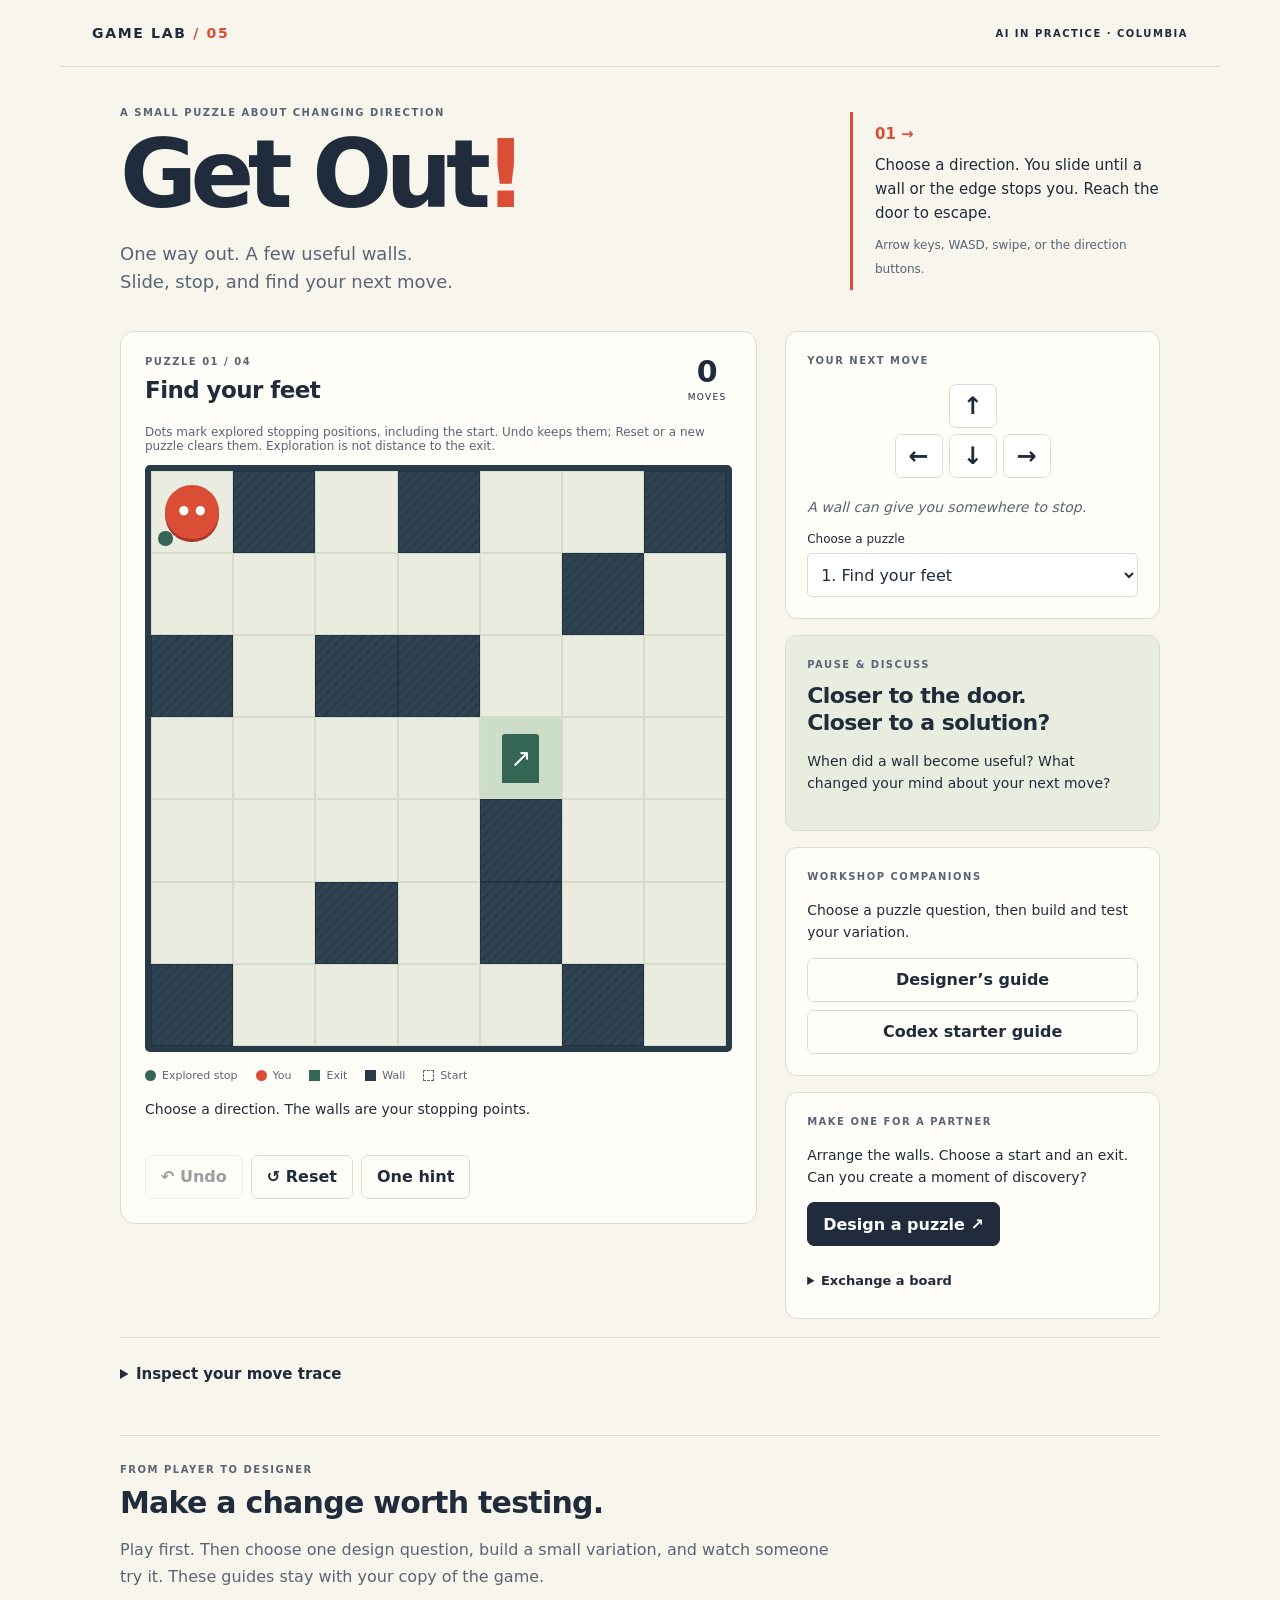
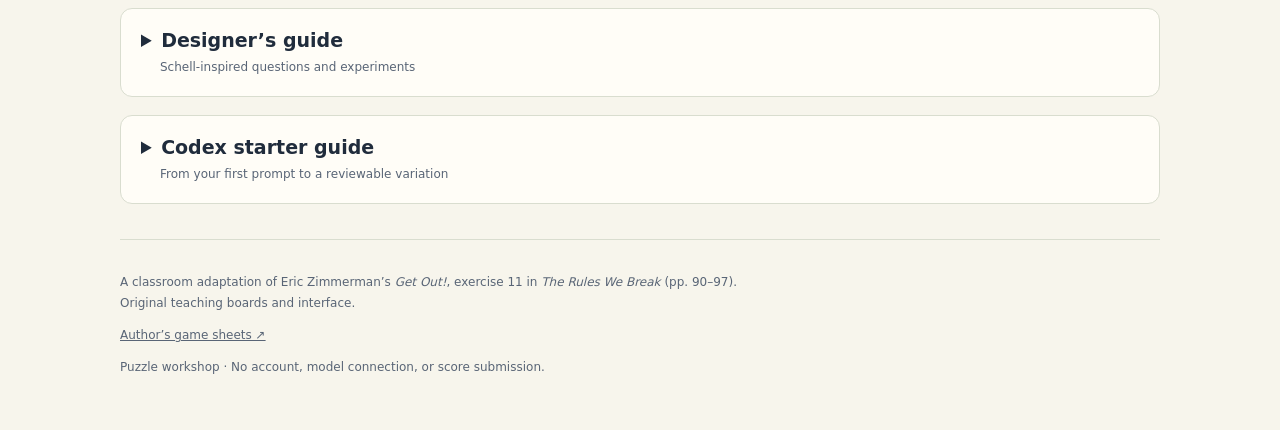
<file: minigames/submissions/alsjoee/get-out/index.html>
<!doctype html>
<html lang="en">
<head>
<meta charset="utf-8"><meta name="viewport" content="width=device-width,initial-scale=1">
<title>Get Out! · Puzzle workshop</title>
<link rel="stylesheet" href="style.css">
<script src="engine.js" defer></script><script src="levels.js" defer></script><script src="app.js" defer></script>
</head>
<body>
<header class="masthead"><a class="brand" href="./">GAME LAB <span>/ 05</span></a><span class="course">AI IN PRACTICE · COLUMBIA</span></header>
<main>
<section class="intro"><div><p class="eyebrow">A SMALL PUZZLE ABOUT CHANGING DIRECTION</p><h1>Get Out<span>!</span></h1><p class="lede">One way out. A few useful walls.<br>Slide, stop, and find your next move.</p></div><div class="rule-card"><span class="rule-number">01 →</span><p>Choose a direction. You slide until a wall or the edge stops you. Reach the door to escape.</p><small>Arrow keys, WASD, swipe, or the direction buttons.</small></div></section>
<div class="workspace">
<section class="play-panel" aria-label="Puzzle play area">
<div class="board-heading"><div><p class="eyebrow" id="level-number">PUZZLE 01 / 04</p><h2 id="level-title">Find your feet</h2></div><div class="counter"><strong id="moves">0</strong><span>MOVES</span></div></div>
<p class="small">Dots mark explored stopping positions, including the start. Undo keeps them; Reset or a new puzzle clears them. Exploration is not distance to the exit.</p>
<div id="board" class="board" tabindex="0" role="group" aria-label="Puzzle board. Use arrow keys to move."></div>
<div class="legend"><span><i class="visited-key"></i> Explored stop</span><span><i class="you-key"></i>You</span><span><i class="exit-key"></i>Exit</span><span><i class="wall-key"></i>Wall</span><span><i class="start-key"></i>Start</span></div>
<p id="status" role="status" aria-live="polite">Find a stopping point that helps you reach the exit.</p>
<div class="play-actions"><button id="undo" class="secondary">↶ Undo</button><button id="reset" class="secondary">↺ Reset</button><button id="hint" class="secondary">One hint</button><button id="next" class="primary" hidden>Next puzzle →</button></div>
</section>
<aside>
<section class="side-card"><p class="eyebrow">YOUR NEXT MOVE</p><div class="dpad" aria-label="Direction controls"><button data-move="up" aria-label="Move up">↑</button><button data-move="left" aria-label="Move left">←</button><button data-move="down" aria-label="Move down">↓</button><button data-move="right" aria-label="Move right">→</button></div><p id="prompt" class="thought"></p><label for="levels">Choose a puzzle</label><select id="levels"></select></section>
<section class="side-card discussion"><p class="eyebrow">PAUSE & DISCUSS</p><h3>Closer to the door.<br>Closer to a solution?</h3><p>When did a wall become useful? What changed your mind about your next move?</p></section>
<section class="side-card"><p class="eyebrow">WORKSHOP COMPANIONS</p><p>Choose a puzzle question, then build and test your variation.</p><div class="guide-buttons"><button class="secondary" data-guide="designers-guide">Designer’s guide</button><button class="secondary" data-guide="codex-guide">Codex starter guide</button></div></section>
<section class="side-card"><p class="eyebrow">MAKE ONE FOR A PARTNER</p><p>Arrange the walls. Choose a start and an exit. Can you create a moment of discovery?</p><button id="edit" class="primary">Design a puzzle ↗</button>
<div id="editor" hidden><fieldset><legend>Paint a square</legend><div class="tools"><label><input type="radio" name="tool" value="#" checked> Wall</label><label><input type="radio" name="tool" value="."> Clear</label><label><input type="radio" name="tool" value="S"> Start</label><label><input type="radio" name="tool" value="E"> Exit</label></div></fieldset><p class="small">Tap the board to paint. Placing a start or exit moves the previous one.</p><button id="blank" class="secondary">Clear board</button><button id="play-custom" class="primary">Check & play</button><button id="cancel-edit" class="secondary">Cancel</button></div>
<details id="exchange"><summary>Exchange a board</summary><label for="board-code">Board code: S = start, E = exit, # = wall, . = floor</label><textarea id="board-code" rows="7" spellcheck="false"></textarea><div class="code-actions"><button id="export" class="secondary">Get current code</button><button id="import" class="secondary">Load code</button></div><p class="small">Copy the code to a partner. Load their code to play it. Boards must be rectangular and solvable.</p></details></section>
</aside>
</div>
<details class="trace"><summary>Inspect your move trace</summary><p>Compare what you tried with what the game did. Blocked moves are recorded but do not add to the move count.</p><ol id="trace-list"><li>No moves yet.</li></ol><button id="download" class="secondary">Download trace (JSON)</button></details>
<section class="workshop-guides" aria-label="Workshop guides">
<p class="eyebrow">FROM PLAYER TO DESIGNER</p>
<h2>Make a change worth testing.</h2>
<p class="guide-intro">Play first. Then choose one design question, build a small variation, and watch someone try it. These guides stay with your copy of the game.</p>
<details id="designers-guide" class="workshop-guide">
<summary>Designer’s guide <span>Schell-inspired questions and experiments</span></summary>
<div class="guide-content">
<p>Use these questions to investigate your puzzle. In Jesse Schell’s <em>The Art of Game Design</em>, third edition, puzzles are in <strong>Chapter 14, with Lens 58: The Puzzle</strong>. Chapter 13 concerns balance. These are original classroom applications of his principles, not excerpts from the book.</p>
<div class="guide-callout"><strong>Start with a prediction.</strong><p>“If I change ___, I expect a player to ___ because ___.” Name something you could observe that would make you question your prediction. Change one thing before adding more.</p></div>
<div class="principle-grid">
<article class="principle-card"><p class="eyebrow">01 · A CLEAR GOAL</p><h3>Can the player tell what success means?</h3><p><strong>Try:</strong> revise the exit marker or the opening instruction.</p><p><strong>Watch:</strong> ask a new player what they are trying to accomplish before their first move.</p></article>
<article class="principle-card"><p class="eyebrow">02 · AN ACCESSIBLE START</p><h3>What can one move teach?</h3><p><strong>Try:</strong> a tiny introductory board that demonstrates sliding and stopping.</p><p><strong>Watch:</strong> can the player predict where the next move will end without your explanation?</p></article>
<article class="principle-card"><p class="eyebrow">03 · VISIBLE PROGRESS</p><h3>What has the player learned so far?</h3><p><strong>Try:</strong> mark visited stopping positions as an exploration record.</p><p><strong>Watch:</strong> does that record inform a decision? Being nearer the door does not necessarily mean being nearer a solution.</p></article>
<article class="principle-card"><p class="eyebrow">04 · CONFIDENCE IN A SOLUTION</p><h3>Why believe a route exists?</h3><p><strong>Try:</strong> a solver-verified assurance or a clue about a reachable stopping point.</p><p><strong>Watch:</strong> when does the player stop guessing? Distinguish solvability from the start from solvability at the current position.</p></article>
<article class="principle-card"><p class="eyebrow">05 · A LEARNING SEQUENCE</p><h3>What prepares the player for the next board?</h3><p><strong>Try:</strong> three boards that introduce, vary, and combine an idea.</p><p><strong>Watch:</strong> can the player use that idea on a new board? A longer shortest path alone does not prove greater difficulty.</p></article>
<article class="principle-card"><p class="eyebrow">06 · PARALLEL CHALLENGES</p><h3>What else could someone try when stuck?</h3><p><strong>Try:</strong> offer a choice of two puzzles with a way to return.</p><p><strong>Watch:</strong> does switching help the player discover an idea, or leave them unsure where to begin?</p></article>
<article class="principle-card"><p class="eyebrow">07 · COMBINING IDEAS</p><h3>Can two small discoveries solve a larger puzzle?</h3><p><strong>Try:</strong> two short teaching boards and a third requiring both ideas.</p><p><strong>Watch:</strong> ask which earlier discovery helped. Look for transfer rather than repeated trial and error.</p></article>
<article class="principle-card"><p class="eyebrow">08 · USEFUL HINTS</p><h3>What is the smallest helpful nudge?</h3><p><strong>Try:</strong> an optional question, then a relevant feature, then the next move.</p><p><strong>Watch:</strong> record the hint level requested. Can the player explain their next decision afterward?</p></article>
<article class="principle-card"><p class="eyebrow">09 · LEARNING FROM AN ANSWER</p><h3>What could revealing a solution teach?</h3><p><strong>Try:</strong> a clearly labeled, optional walkthrough followed by a new board using the same idea.</p><p><strong>Watch:</strong> can the player apply what they saw? Keep a hint distinct from a full reveal.</p></article>
<article class="principle-card"><p class="eyebrow">10 · A CHANGE IN PERSPECTIVE</p><h3>When does a surprising insight feel fair?</h3><p><strong>Try:</strong> a board whose solution begins by moving away from the exit.</p><p><strong>Watch:</strong> what assumption changes? Ask whether the discovery felt satisfying or arbitrary, and why.</p></article>
</div>
<div class="guide-columns">
<section><h3>Watch someone play</h3><ol><li>Give a neighbor the game and its on-screen instructions. Observe without coaching.</li><li>Record the board, version, order, hints, resets, completion, and one revealing action or remark. Use anonymous labels.</li><li>Ask “What were you trying to do?” and “What changed your understanding?”</li><li>Compare the observation with your prediction, note a limitation, and revise one thing.</li></ol></section>
<section><h3>Keep the evidence honest</h3><p>A faster second solve may reflect remembering the solution. Use different players or alternate the order across pairs; use comparable new boards to examine transfer.</p><p>Rule tests establish specified behavior. The solver establishes reachability. Human play and conversation provide evidence about understanding and experience. A tiny classroom sample remains exploratory.</p><p>Use the editor to try original boards, Check &amp; play to verify reachability, and Exchange a board to trade with a partner. The move trace records actions, not feelings.</p></section>
</div>
<p class="guide-footnote">Choose one exercise in the repository’s <code>minigames/EXERCISES.md</code>. Record your experiment in your own game folder. The shared reference stays available for comparison.</p>
</div>
</details>
<details id="codex-guide" class="workshop-guide">
<summary>Codex starter guide <span>From your first prompt to a reviewable variation</span></summary>
<div class="guide-content">
<p>Use Codex as your building assistant. You choose the design question, inspect the change, and interpret the human playtest. This browser game itself needs no account or model connection.</p>
<ol class="starter-steps">
<li><h3>Play first, then exchange puzzles</h3><p>Try Get Out yourself. Then choose <strong>Design a puzzle</strong>, arrange a board, and choose <strong>Check &amp; play</strong>. Use <strong>Exchange a board → Get current code</strong> to share it with a neighbor. Paste their code and choose <strong>Load code</strong>.</p><p>Watch each other play without coaching. What changed your understanding? Use the Designer’s guide to choose one thing you want to change. Keep your board code if you want to use it later.</p></li>
<li><h3>Ask Codex to make it yours</h3><p>Open the class <code>game-dev-f26</code> project in Codex and paste this:</p><blockquote>Use the minigame-variation skill to help me make my own Get Out. Use my signed-in GitHub account and set up my branch and game folder automatically. After playing my neighbor’s puzzle, I want to change: [your idea]. Make one small change, test it, and show me how to play my version.</blockquote><p>Include your board code if you want to keep the puzzle you designed. If you are undecided, describe what you observed and ask Codex to help choose a change. Hints are just one possible experiment.</p><p>Codex gets your login from GitHub, creates your branch and game folder, and runs the checks. You do not need to type your username, run setup commands, or install a separate plugin. If the skill is not found, tell Codex to read <code>.agents/skills/minigame-variation/SKILL.md</code>.</p></li>
<li><h3>Play the change and keep what you learn</h3><p>Play your version, then trade with a neighbor again. Tell Codex what actually happened and what you want to revise. You supply the design decisions and interpretation; Codex can record your words and the checks it ran.</p><p>When you want to save it for review, say:</p><blockquote>Review my variation and prepare a draft pull request to the class repository. Include only my game folder. Record what we tested and leave missing human observations unfinished.</blockquote><p>Codex handles the review, commit, branch push, and draft PR. The instructor reviews and merges it later. Your game appears in the shared gallery after merging.</p></li>
</ol>
<details class="setup-help"><summary>If setup gets in the way</summary><p>Ask a TA and keep playing while access is fixed. Building needs the full class checkout, Codex, a signed-in GitHub CLI, Python 3.11+, and Node 22+. The instructor/TA checks these before class. A downloaded game or gallery is enough to play, but it does not contain the full development tools.</p><p>Use the course’s <a href="https://learn.chatgpt.com/docs/codex/cli" target="_blank" rel="noreferrer">Codex CLI instructions</a> or <a href="https://openai.com/codex/" target="_blank" rel="noreferrer">native app</a> for installation. Existing work should be preserved. The repository’s <code>minigames/STUDENT-GUIDE.md</code> has the same short workflow.</p></details>
<div class="guide-callout"><strong>Tonight is practice, with no new submission due.</strong><p>The Motivation Atlas minigame remains due October 18 and follows its own repository instructions. A Get Out PR does not automatically complete that assignment. Transfer the workflow to your midterm using its own source material and project rules; building-assistant access is separate from configuring a model that plays your game.</p></div>
</div>
</details>
</section>

<footer><p>A classroom adaptation of Eric Zimmerman’s <em>Get Out!</em>, exercise 11 in <em>The Rules We Break</em> (pp. 90–97). Original teaching boards and interface.</p><a href="https://theruleswebreak.com/gamesheets.html" target="_blank" rel="noreferrer">Author’s game sheets ↗</a><p class="small">Puzzle workshop · No account, model connection, or score submission.</p></footer>
</main>
</body></html>
</file>
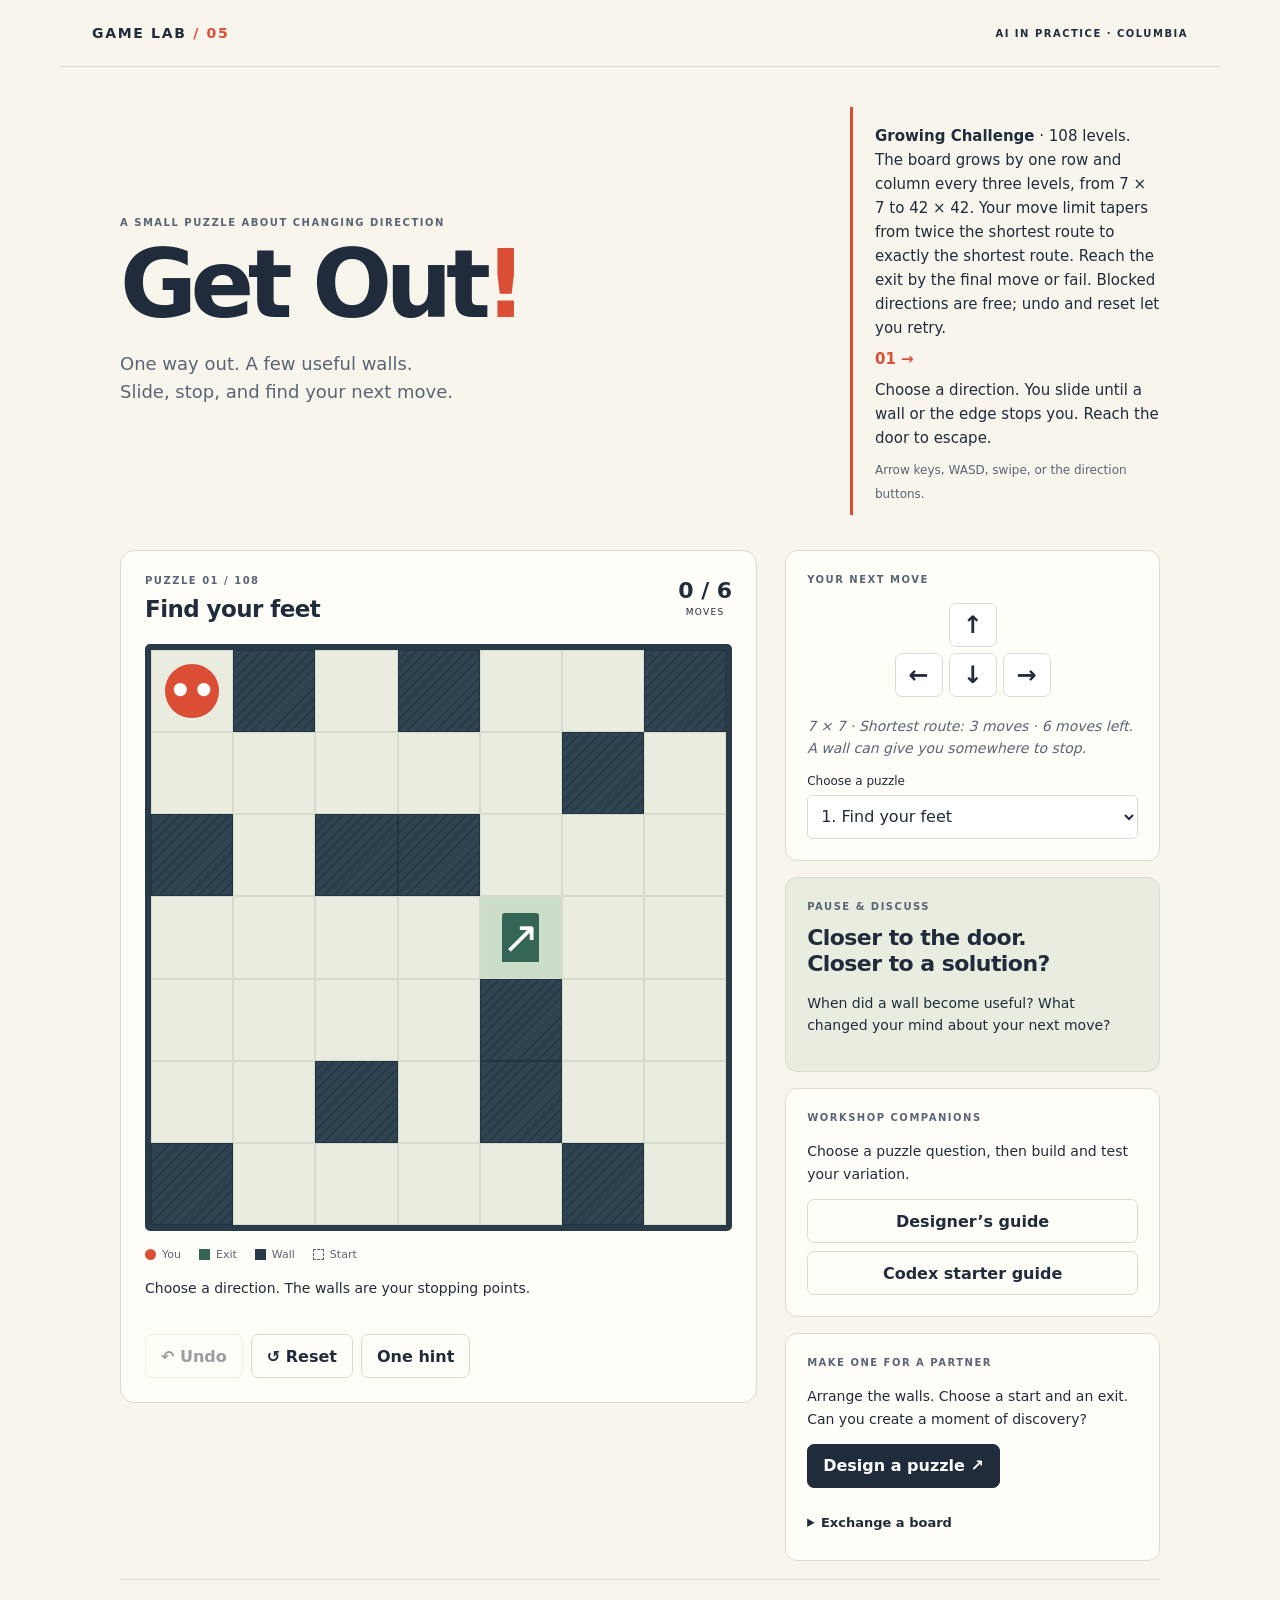
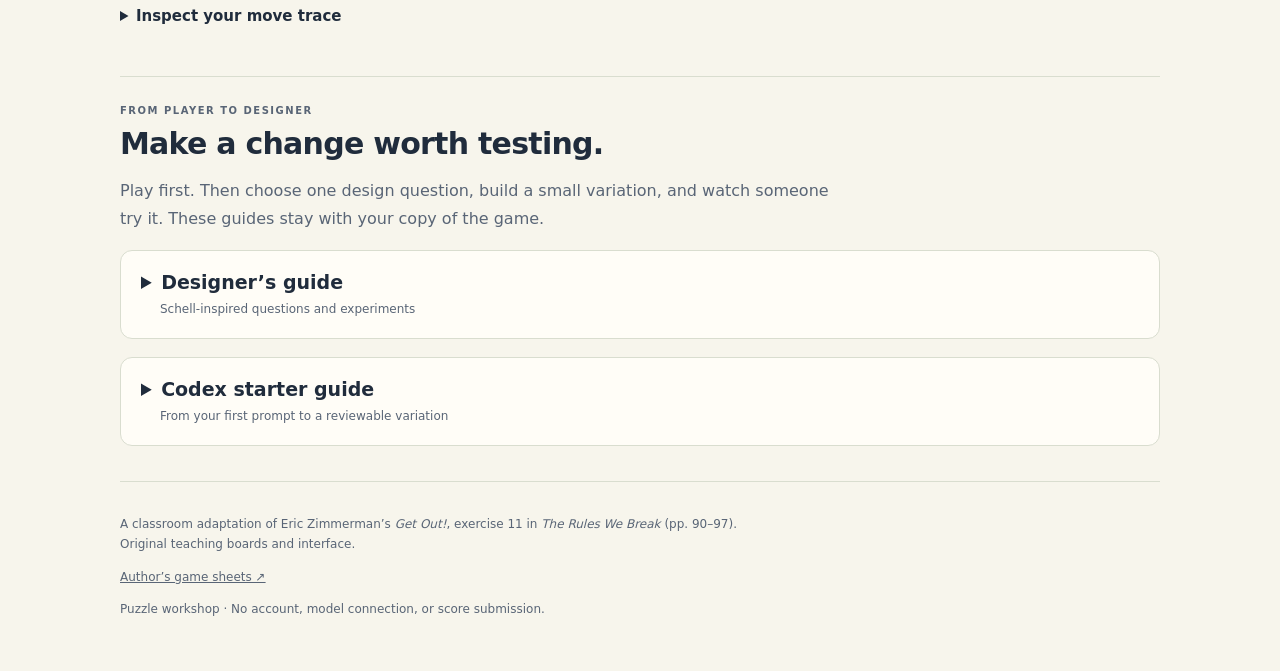
<file: minigames/submissions/bgarakani/get-out/index.html>
<!doctype html>
<html lang="en">
<head>
<meta charset="utf-8"><meta name="viewport" content="width=device-width,initial-scale=1">
<title>Growing Challenge · Get Out! · Puzzle workshop</title>
<link rel="stylesheet" href="style.css">
<script src="engine.js" defer></script><script src="levels.js" defer></script><script src="app.js" defer></script>
</head>
<body>
<header class="masthead"><a class="brand" href="./">GAME LAB <span>/ 05</span></a><span class="course">AI IN PRACTICE · COLUMBIA</span></header>
<main>
<section class="intro"><div><p class="eyebrow">A SMALL PUZZLE ABOUT CHANGING DIRECTION</p><h1>Get Out<span>!</span></h1><p class="lede">One way out. A few useful walls.<br>Slide, stop, and find your next move.</p></div><div class="rule-card"><p><strong>Growing Challenge</strong> · 108 levels. The board grows by one row and column every three levels, from 7 × 7 to 42 × 42. Your move limit tapers from twice the shortest route to exactly the shortest route. Reach the exit by the final move or fail. Blocked directions are free; undo and reset let you retry.</p><span class="rule-number">01 →</span><p>Choose a direction. You slide until a wall or the edge stops you. Reach the door to escape.</p><small>Arrow keys, WASD, swipe, or the direction buttons.</small></div></section>
<div class="workspace">
<section class="play-panel" aria-label="Puzzle play area">
<div class="board-heading"><div><p class="eyebrow" id="level-number">PUZZLE 01 / 108</p><h2 id="level-title">Find your feet</h2></div><div class="counter"><strong id="moves">0</strong><span>MOVES</span></div></div>
<div id="board" class="board" tabindex="0" role="group" aria-label="Puzzle board. Use arrow keys to move."></div>
<div class="legend"><span><i class="you-key"></i>You</span><span><i class="exit-key"></i>Exit</span><span><i class="wall-key"></i>Wall</span><span><i class="start-key"></i>Start</span></div>
<p id="status" role="status" aria-live="polite">Find a stopping point that helps you reach the exit.</p>
<div class="play-actions"><button id="undo" class="secondary">↶ Undo</button><button id="reset" class="secondary">↺ Reset</button><button id="hint" class="secondary">One hint</button><button id="next" class="primary" hidden>Next puzzle →</button></div>
</section>
<aside>
<section class="side-card"><p class="eyebrow">YOUR NEXT MOVE</p><div class="dpad" aria-label="Direction controls"><button data-move="up" aria-label="Move up">↑</button><button data-move="left" aria-label="Move left">←</button><button data-move="down" aria-label="Move down">↓</button><button data-move="right" aria-label="Move right">→</button></div><p id="prompt" class="thought"></p><label for="levels">Choose a puzzle</label><select id="levels"></select></section>
<section class="side-card discussion"><p class="eyebrow">PAUSE & DISCUSS</p><h3>Closer to the door.<br>Closer to a solution?</h3><p>When did a wall become useful? What changed your mind about your next move?</p></section>
<section class="side-card"><p class="eyebrow">WORKSHOP COMPANIONS</p><p>Choose a puzzle question, then build and test your variation.</p><div class="guide-buttons"><button class="secondary" data-guide="designers-guide">Designer’s guide</button><button class="secondary" data-guide="codex-guide">Codex starter guide</button></div></section>
<section class="side-card"><p class="eyebrow">MAKE ONE FOR A PARTNER</p><p>Arrange the walls. Choose a start and an exit. Can you create a moment of discovery?</p><button id="edit" class="primary">Design a puzzle ↗</button>
<div id="editor" hidden><fieldset><legend>Paint a square</legend><div class="tools"><label><input type="radio" name="tool" value="#" checked> Wall</label><label><input type="radio" name="tool" value="."> Clear</label><label><input type="radio" name="tool" value="S"> Start</label><label><input type="radio" name="tool" value="E"> Exit</label></div></fieldset><p class="small">Tap the board to paint. Placing a start or exit moves the previous one.</p><button id="blank" class="secondary">Clear board</button><button id="play-custom" class="primary">Check & play</button><button id="cancel-edit" class="secondary">Cancel</button></div>
<details id="exchange"><summary>Exchange a board</summary><label for="board-code">Board code: S = start, E = exit, # = wall, . = floor</label><textarea id="board-code" rows="7" spellcheck="false"></textarea><div class="code-actions"><button id="export" class="secondary">Get current code</button><button id="import" class="secondary">Load code</button></div><p class="small">Copy the code to a partner. Load their code to play it. Boards must be rectangular and solvable.</p></details></section>
</aside>
</div>
<details class="trace"><summary>Inspect your move trace</summary><p>Compare what you tried with what the game did. Blocked moves are recorded but do not add to the move count.</p><ol id="trace-list"><li>No moves yet.</li></ol><button id="download" class="secondary">Download trace (JSON)</button></details>
<section class="workshop-guides" aria-label="Workshop guides">
<p class="eyebrow">FROM PLAYER TO DESIGNER</p>
<h2>Make a change worth testing.</h2>
<p class="guide-intro">Play first. Then choose one design question, build a small variation, and watch someone try it. These guides stay with your copy of the game.</p>
<details id="designers-guide" class="workshop-guide">
<summary>Designer’s guide <span>Schell-inspired questions and experiments</span></summary>
<div class="guide-content">
<p>Use these questions to investigate your puzzle. In Jesse Schell’s <em>The Art of Game Design</em>, third edition, puzzles are in <strong>Chapter 14, with Lens 58: The Puzzle</strong>. Chapter 13 concerns balance. These are original classroom applications of his principles, not excerpts from the book.</p>
<div class="guide-callout"><strong>Start with a prediction.</strong><p>“If I change ___, I expect a player to ___ because ___.” Name something you could observe that would make you question your prediction. Change one thing before adding more.</p></div>
<div class="principle-grid">
<article class="principle-card"><p class="eyebrow">01 · A CLEAR GOAL</p><h3>Can the player tell what success means?</h3><p><strong>Try:</strong> revise the exit marker or the opening instruction.</p><p><strong>Watch:</strong> ask a new player what they are trying to accomplish before their first move.</p></article>
<article class="principle-card"><p class="eyebrow">02 · AN ACCESSIBLE START</p><h3>What can one move teach?</h3><p><strong>Try:</strong> a tiny introductory board that demonstrates sliding and stopping.</p><p><strong>Watch:</strong> can the player predict where the next move will end without your explanation?</p></article>
<article class="principle-card"><p class="eyebrow">03 · VISIBLE PROGRESS</p><h3>What has the player learned so far?</h3><p><strong>Try:</strong> mark visited stopping positions as an exploration record.</p><p><strong>Watch:</strong> does that record inform a decision? Being nearer the door does not necessarily mean being nearer a solution.</p></article>
<article class="principle-card"><p class="eyebrow">04 · CONFIDENCE IN A SOLUTION</p><h3>Why believe a route exists?</h3><p><strong>Try:</strong> a solver-verified assurance or a clue about a reachable stopping point.</p><p><strong>Watch:</strong> when does the player stop guessing? Distinguish solvability from the start from solvability at the current position.</p></article>
<article class="principle-card"><p class="eyebrow">05 · A LEARNING SEQUENCE</p><h3>What prepares the player for the next board?</h3><p><strong>Try:</strong> three boards that introduce, vary, and combine an idea.</p><p><strong>Watch:</strong> can the player use that idea on a new board? A longer shortest path alone does not prove greater difficulty.</p></article>
<article class="principle-card"><p class="eyebrow">06 · PARALLEL CHALLENGES</p><h3>What else could someone try when stuck?</h3><p><strong>Try:</strong> offer a choice of two puzzles with a way to return.</p><p><strong>Watch:</strong> does switching help the player discover an idea, or leave them unsure where to begin?</p></article>
<article class="principle-card"><p class="eyebrow">07 · COMBINING IDEAS</p><h3>Can two small discoveries solve a larger puzzle?</h3><p><strong>Try:</strong> two short teaching boards and a third requiring both ideas.</p><p><strong>Watch:</strong> ask which earlier discovery helped. Look for transfer rather than repeated trial and error.</p></article>
<article class="principle-card"><p class="eyebrow">08 · USEFUL HINTS</p><h3>What is the smallest helpful nudge?</h3><p><strong>Try:</strong> an optional question, then a relevant feature, then the next move.</p><p><strong>Watch:</strong> record the hint level requested. Can the player explain their next decision afterward?</p></article>
<article class="principle-card"><p class="eyebrow">09 · LEARNING FROM AN ANSWER</p><h3>What could revealing a solution teach?</h3><p><strong>Try:</strong> a clearly labeled, optional walkthrough followed by a new board using the same idea.</p><p><strong>Watch:</strong> can the player apply what they saw? Keep a hint distinct from a full reveal.</p></article>
<article class="principle-card"><p class="eyebrow">10 · A CHANGE IN PERSPECTIVE</p><h3>When does a surprising insight feel fair?</h3><p><strong>Try:</strong> a board whose solution begins by moving away from the exit.</p><p><strong>Watch:</strong> what assumption changes? Ask whether the discovery felt satisfying or arbitrary, and why.</p></article>
</div>
<div class="guide-columns">
<section><h3>Watch someone play</h3><ol><li>Give a neighbor the game and its on-screen instructions. Observe without coaching.</li><li>Record the board, version, order, hints, resets, completion, and one revealing action or remark. Use anonymous labels.</li><li>Ask “What were you trying to do?” and “What changed your understanding?”</li><li>Compare the observation with your prediction, note a limitation, and revise one thing.</li></ol></section>
<section><h3>Keep the evidence honest</h3><p>A faster second solve may reflect remembering the solution. Use different players or alternate the order across pairs; use comparable new boards to examine transfer.</p><p>Rule tests establish specified behavior. The solver establishes reachability. Human play and conversation provide evidence about understanding and experience. A tiny classroom sample remains exploratory.</p><p>Use the editor to try original boards, Check &amp; play to verify reachability, and Exchange a board to trade with a partner. The move trace records actions, not feelings.</p></section>
</div>
<p class="guide-footnote">Choose one exercise in the repository’s <code>minigames/EXERCISES.md</code>. Record your experiment in your own game folder. The shared reference stays available for comparison.</p>
</div>
</details>
<details id="codex-guide" class="workshop-guide">
<summary>Codex starter guide <span>From your first prompt to a reviewable variation</span></summary>
<div class="guide-content">
<p>Use Codex as your building assistant. You choose the design question, inspect the change, and interpret the human playtest. This browser game itself needs no account or model connection.</p>
<ol class="starter-steps">
<li><h3>Play first, then exchange puzzles</h3><p>Try Get Out yourself. Then choose <strong>Design a puzzle</strong>, arrange a board, and choose <strong>Check &amp; play</strong>. Use <strong>Exchange a board → Get current code</strong> to share it with a neighbor. Paste their code and choose <strong>Load code</strong>.</p><p>Watch each other play without coaching. What changed your understanding? Use the Designer’s guide to choose one thing you want to change. Keep your board code if you want to use it later.</p></li>
<li><h3>Ask Codex to make it yours</h3><p>Open the class <code>game-dev-f26</code> project in Codex and paste this:</p><blockquote>Use the minigame-variation skill to help me make my own Get Out. Use my signed-in GitHub account and set up my branch and game folder automatically. After playing my neighbor’s puzzle, I want to change: [your idea]. Make one small change, test it, and show me how to play my version.</blockquote><p>Include your board code if you want to keep the puzzle you designed. If you are undecided, describe what you observed and ask Codex to help choose a change. Hints are just one possible experiment.</p><p>Codex gets your login from GitHub, creates your branch and game folder, and runs the checks. You do not need to type your username, run setup commands, or install a separate plugin. If the skill is not found, tell Codex to read <code>.agents/skills/minigame-variation/SKILL.md</code>.</p></li>
<li><h3>Play the change and keep what you learn</h3><p>Play your version, then trade with a neighbor again. Tell Codex what actually happened and what you want to revise. You supply the design decisions and interpretation; Codex can record your words and the checks it ran.</p><p>When you want to save it for review, say:</p><blockquote>Review my variation and prepare a draft pull request to the class repository. Include only my game folder. Record what we tested and leave missing human observations unfinished.</blockquote><p>Codex handles the review, commit, branch push, and draft PR. The instructor reviews and merges it later. Your game appears in the shared gallery after merging.</p></li>
</ol>
<details class="setup-help"><summary>If setup gets in the way</summary><p>Ask a TA and keep playing while access is fixed. Building needs the full class checkout, Codex, a signed-in GitHub CLI, Python 3.11+, and Node 22+. The instructor/TA checks these before class. A downloaded game or gallery is enough to play, but it does not contain the full development tools.</p><p>Use the course’s <a href="https://learn.chatgpt.com/docs/codex/cli" target="_blank" rel="noreferrer">Codex CLI instructions</a> or <a href="https://openai.com/codex/" target="_blank" rel="noreferrer">native app</a> for installation. Existing work should be preserved. The repository’s <code>minigames/STUDENT-GUIDE.md</code> has the same short workflow.</p></details>
<div class="guide-callout"><strong>Tonight is practice, with no new submission due.</strong><p>The Motivation Atlas minigame remains due October 18 and follows its own repository instructions. A Get Out PR does not automatically complete that assignment. Transfer the workflow to your midterm using its own source material and project rules; building-assistant access is separate from configuring a model that plays your game.</p></div>
</div>
</details>
</section>

<footer><p>A classroom adaptation of Eric Zimmerman’s <em>Get Out!</em>, exercise 11 in <em>The Rules We Break</em> (pp. 90–97). Original teaching boards and interface.</p><a href="https://theruleswebreak.com/gamesheets.html" target="_blank" rel="noreferrer">Author’s game sheets ↗</a><p class="small">Puzzle workshop · No account, model connection, or score submission.</p></footer>
</main>
</body></html>
</file>
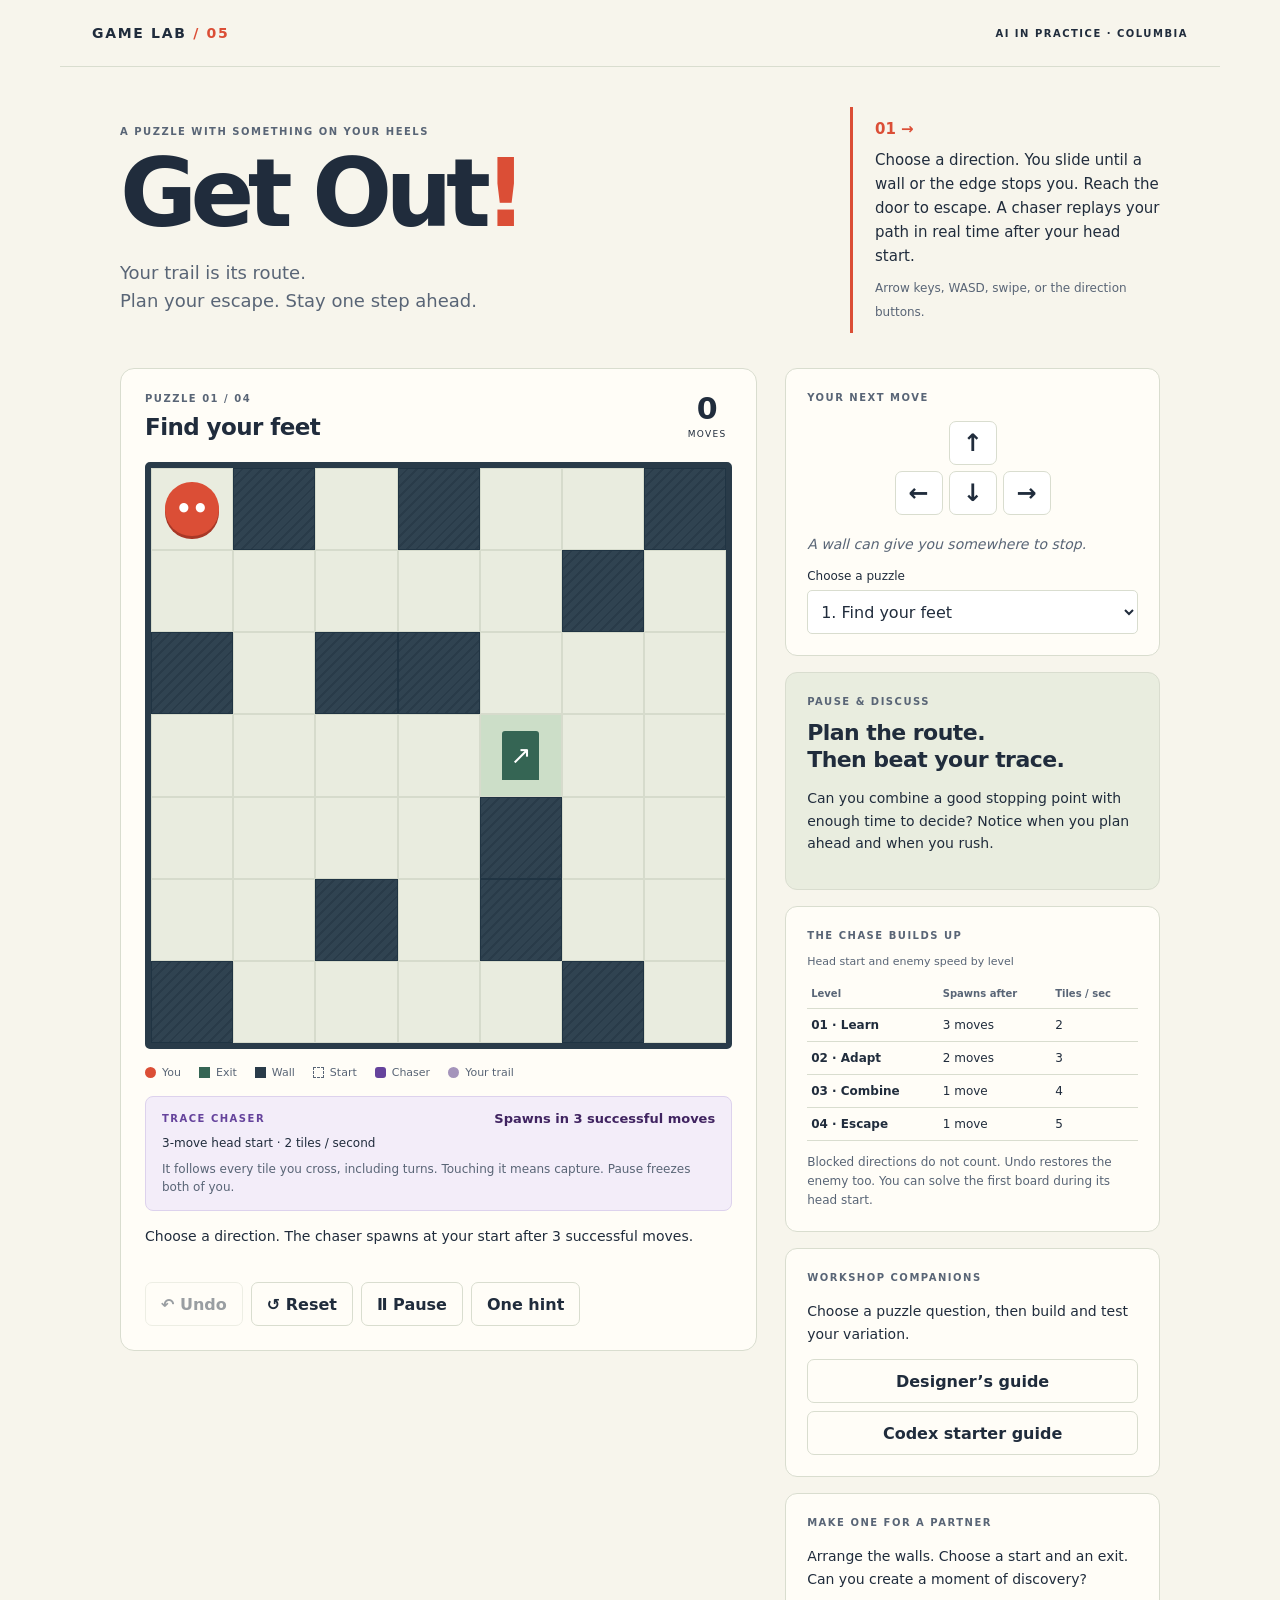
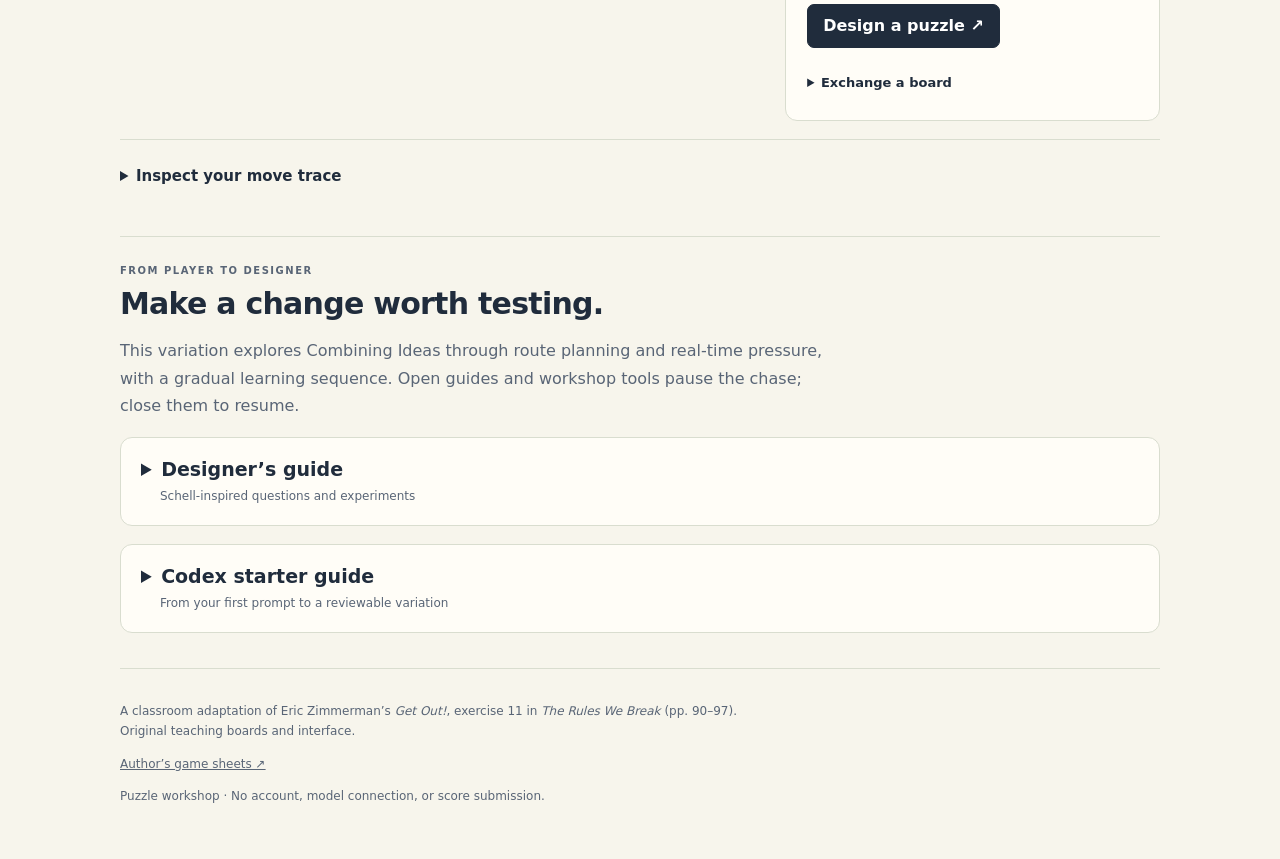
<file: minigames/submissions/demonrain7/get-out/index.html>
<!doctype html>
<html lang="en">
<head>
<meta charset="utf-8"><meta name="viewport" content="width=device-width,initial-scale=1">
<title>Get Out! · Trace Chaser</title>
<link rel="stylesheet" href="style.css">
<script src="engine.js" defer></script><script src="levels.js" defer></script><script src="app.js" defer></script>
</head>
<body>
<header class="masthead"><a class="brand" href="./">GAME LAB <span>/ 05</span></a><span class="course">AI IN PRACTICE · COLUMBIA</span></header>
<main>
<section class="intro"><div><p class="eyebrow">A PUZZLE WITH SOMETHING ON YOUR HEELS</p><h1>Get Out<span>!</span></h1><p class="lede">Your trail is its route.<br>Plan your escape. Stay one step ahead.</p></div><div class="rule-card"><span class="rule-number">01 →</span><p>Choose a direction. You slide until a wall or the edge stops you. Reach the door to escape. A chaser replays your path in real time after your head start.</p><small>Arrow keys, WASD, swipe, or the direction buttons.</small></div></section>
<div class="workspace">
<section class="play-panel" aria-label="Puzzle play area">
<div class="board-heading"><div><p class="eyebrow" id="level-number">PUZZLE 01 / 04</p><h2 id="level-title">Find your feet</h2></div><div class="counter"><strong id="moves">0</strong><span>MOVES</span></div></div>
<div id="board" class="board" tabindex="0" role="group" aria-label="Puzzle board. Use arrow keys to move."></div>
<div class="legend"><span><i class="you-key"></i>You</span><span><i class="exit-key"></i>Exit</span><span><i class="wall-key"></i>Wall</span><span><i class="start-key"></i>Start</span><span><i class="enemy-key"></i>Chaser</span><span><i class="trail-key"></i>Your trail</span></div>
<div id="chase-panel" class="chase-panel"><div class="chase-heading"><span class="eyebrow">TRACE CHASER</span><strong id="chase-status">Spawns in 3 successful moves</strong></div><p id="chase-settings">3-move head start · 2 tiles / second</p><p class="chase-note">It follows every tile you cross, including turns. Touching it means capture. Pause freezes both of you.</p></div>
<p id="status" role="status" aria-live="polite">Find a stopping point that helps you reach the exit.</p>
<div class="play-actions"><button id="undo" class="secondary">↶ Undo</button><button id="reset" class="secondary">↺ Reset</button><button id="pause" class="secondary" aria-pressed="false">Ⅱ Pause</button><button id="hint" class="secondary">One hint</button><button id="next" class="primary" hidden>Next puzzle →</button></div>
</section>
<aside>
<section class="side-card"><p class="eyebrow">YOUR NEXT MOVE</p><div class="dpad" aria-label="Direction controls"><button data-move="up" aria-label="Move up">↑</button><button data-move="left" aria-label="Move left">←</button><button data-move="down" aria-label="Move down">↓</button><button data-move="right" aria-label="Move right">→</button></div><p id="prompt" class="thought"></p><label for="levels">Choose a puzzle</label><select id="levels"></select></section>
<section class="side-card discussion"><p class="eyebrow">PAUSE & DISCUSS</p><h3>Plan the route.<br>Then beat your trace.</h3><p>Can you combine a good stopping point with enough time to decide? Notice when you plan ahead and when you rush.</p></section>
<section class="side-card curriculum"><p class="eyebrow">THE CHASE BUILDS UP</p><table><caption>Head start and enemy speed by level</caption><thead><tr><th scope="col">Level</th><th scope="col">Spawns after</th><th scope="col">Tiles / sec</th></tr></thead><tbody><tr><th scope="row">01 · Learn</th><td>3 moves</td><td>2</td></tr><tr><th scope="row">02 · Adapt</th><td>2 moves</td><td>3</td></tr><tr><th scope="row">03 · Combine</th><td>1 move</td><td>4</td></tr><tr><th scope="row">04 · Escape</th><td>1 move</td><td>5</td></tr></tbody></table><p class="small">Blocked directions do not count. Undo restores the enemy too. You can solve the first board during its head start.</p></section>
<section class="side-card"><p class="eyebrow">WORKSHOP COMPANIONS</p><p>Choose a puzzle question, then build and test your variation.</p><div class="guide-buttons"><button class="secondary" data-guide="designers-guide">Designer’s guide</button><button class="secondary" data-guide="codex-guide">Codex starter guide</button></div></section>
<section class="side-card"><p class="eyebrow">MAKE ONE FOR A PARTNER</p><p>Arrange the walls. Choose a start and an exit. Can you create a moment of discovery?</p><button id="edit" class="primary">Design a puzzle ↗</button>
<div id="editor" hidden><fieldset><legend>Paint a square</legend><div class="tools"><label><input type="radio" name="tool" value="#" checked> Wall</label><label><input type="radio" name="tool" value="."> Clear</label><label><input type="radio" name="tool" value="S"> Start</label><label><input type="radio" name="tool" value="E"> Exit</label></div></fieldset><p class="small">Tap the board to paint. Placing a start or exit moves the previous one.</p><button id="blank" class="secondary">Clear board</button><button id="play-custom" class="primary">Check & play</button><button id="cancel-edit" class="secondary">Cancel</button></div>
<details id="exchange"><summary>Exchange a board</summary><label for="board-code">Board code: S = start, E = exit, # = wall, . = floor</label><textarea id="board-code" rows="7" spellcheck="false"></textarea><div class="code-actions"><button id="export" class="secondary">Get current code</button><button id="import" class="secondary">Load code</button></div><p class="small">Copy the code to a partner. Load their code to play it. Boards must be rectangular and solvable. Custom boards keep your current level’s chase difficulty. Reading tools pauses the chase.</p></details></section>
</aside>
</div>
<details class="trace"><summary>Inspect your move trace</summary><p>Compare what you tried with what the game did. Blocked moves, spawns, enemy movement, captures, and pauses are recorded. Inspecting this trace pauses the chase.</p><ol id="trace-list"><li>No moves yet.</li></ol><button id="download" class="secondary">Download trace (JSON)</button></details>
<section class="workshop-guides" aria-label="Workshop guides">
<p class="eyebrow">FROM PLAYER TO DESIGNER</p>
<h2>Make a change worth testing.</h2>
<p class="guide-intro">This variation explores Combining Ideas through route planning and real-time pressure, with a gradual learning sequence. Open guides and workshop tools pause the chase; close them to resume.</p>
<details id="designers-guide" class="workshop-guide">
<summary>Designer’s guide <span>Schell-inspired questions and experiments</span></summary>
<div class="guide-content">
<p>Use these questions to investigate your puzzle. In Jesse Schell’s <em>The Art of Game Design</em>, third edition, puzzles are in <strong>Chapter 14, with Lens 58: The Puzzle</strong>. Chapter 13 concerns balance. These are original classroom applications of his principles, not excerpts from the book.</p>
<div class="guide-callout"><strong>Start with a prediction.</strong><p>“If I change ___, I expect a player to ___ because ___.” Name something you could observe that would make you question your prediction. Change one thing before adding more.</p></div>
<div class="principle-grid">
<article class="principle-card"><p class="eyebrow">01 · A CLEAR GOAL</p><h3>Can the player tell what success means?</h3><p><strong>Try:</strong> revise the exit marker or the opening instruction.</p><p><strong>Watch:</strong> ask a new player what they are trying to accomplish before their first move.</p></article>
<article class="principle-card"><p class="eyebrow">02 · AN ACCESSIBLE START</p><h3>What can one move teach?</h3><p><strong>Try:</strong> a tiny introductory board that demonstrates sliding and stopping.</p><p><strong>Watch:</strong> can the player predict where the next move will end without your explanation?</p></article>
<article class="principle-card"><p class="eyebrow">03 · VISIBLE PROGRESS</p><h3>What has the player learned so far?</h3><p><strong>Try:</strong> mark visited stopping positions as an exploration record.</p><p><strong>Watch:</strong> does that record inform a decision? Being nearer the door does not necessarily mean being nearer a solution.</p></article>
<article class="principle-card"><p class="eyebrow">04 · CONFIDENCE IN A SOLUTION</p><h3>Why believe a route exists?</h3><p><strong>Try:</strong> a solver-verified assurance or a clue about a reachable stopping point.</p><p><strong>Watch:</strong> when does the player stop guessing? Distinguish solvability from the start from solvability at the current position.</p></article>
<article class="principle-card"><p class="eyebrow">05 · A LEARNING SEQUENCE</p><h3>What prepares the player for the next board?</h3><p><strong>Try:</strong> three boards that introduce, vary, and combine an idea.</p><p><strong>Watch:</strong> can the player use that idea on a new board? A longer shortest path alone does not prove greater difficulty.</p></article>
<article class="principle-card"><p class="eyebrow">06 · PARALLEL CHALLENGES</p><h3>What else could someone try when stuck?</h3><p><strong>Try:</strong> offer a choice of two puzzles with a way to return.</p><p><strong>Watch:</strong> does switching help the player discover an idea, or leave them unsure where to begin?</p></article>
<article class="principle-card"><p class="eyebrow">07 · COMBINING IDEAS</p><h3>Can two small discoveries solve a larger puzzle?</h3><p><strong>Try:</strong> two short teaching boards and a third requiring both ideas.</p><p><strong>Watch:</strong> ask which earlier discovery helped. Look for transfer rather than repeated trial and error.</p></article>
<article class="principle-card"><p class="eyebrow">08 · USEFUL HINTS</p><h3>What is the smallest helpful nudge?</h3><p><strong>Try:</strong> an optional question, then a relevant feature, then the next move.</p><p><strong>Watch:</strong> record the hint level requested. Can the player explain their next decision afterward?</p></article>
<article class="principle-card"><p class="eyebrow">09 · LEARNING FROM AN ANSWER</p><h3>What could revealing a solution teach?</h3><p><strong>Try:</strong> a clearly labeled, optional walkthrough followed by a new board using the same idea.</p><p><strong>Watch:</strong> can the player apply what they saw? Keep a hint distinct from a full reveal.</p></article>
<article class="principle-card"><p class="eyebrow">10 · A CHANGE IN PERSPECTIVE</p><h3>When does a surprising insight feel fair?</h3><p><strong>Try:</strong> a board whose solution begins by moving away from the exit.</p><p><strong>Watch:</strong> what assumption changes? Ask whether the discovery felt satisfying or arbitrary, and why.</p></article>
</div>
<div class="guide-columns">
<section><h3>Watch someone play</h3><ol><li>Give a neighbor the game and its on-screen instructions. Observe without coaching.</li><li>Record the board, version, order, hints, resets, completion, and one revealing action or remark. Use anonymous labels.</li><li>Ask “What were you trying to do?” and “What changed your understanding?”</li><li>Compare the observation with your prediction, note a limitation, and revise one thing.</li></ol></section>
<section><h3>Keep the evidence honest</h3><p>A faster second solve may reflect remembering the solution. Use different players or alternate the order across pairs; use comparable new boards to examine transfer.</p><p>Rule tests establish specified behavior. The solver establishes reachability. Human play and conversation provide evidence about understanding and experience. A tiny classroom sample remains exploratory.</p><p>Use the editor to try original boards, Check &amp; play to verify reachability, and Exchange a board to trade with a partner. The move trace records actions, not feelings.</p></section>
</div>
<p class="guide-footnote">Choose one exercise in the repository’s <code>minigames/EXERCISES.md</code>. Record your experiment in your own game folder. The shared reference stays available for comparison.</p>
</div>
</details>
<details id="codex-guide" class="workshop-guide">
<summary>Codex starter guide <span>From your first prompt to a reviewable variation</span></summary>
<div class="guide-content">
<p>Use Codex as your building assistant. You choose the design question, inspect the change, and interpret the human playtest. This browser game itself needs no account or model connection.</p>
<ol class="starter-steps">
<li><h3>Play first, then exchange puzzles</h3><p>Try Get Out yourself. Then choose <strong>Design a puzzle</strong>, arrange a board, and choose <strong>Check &amp; play</strong>. Use <strong>Exchange a board → Get current code</strong> to share it with a neighbor. Paste their code and choose <strong>Load code</strong>.</p><p>Watch each other play without coaching. What changed your understanding? Use the Designer’s guide to choose one thing you want to change. Keep your board code if you want to use it later.</p></li>
<li><h3>Ask Codex to make it yours</h3><p>Open the class <code>game-dev-f26</code> project in Codex and paste this:</p><blockquote>Use the minigame-variation skill to help me make my own Get Out. Use my signed-in GitHub account and set up my branch and game folder automatically. After playing my neighbor’s puzzle, I want to change: [your idea]. Make one small change, test it, and show me how to play my version.</blockquote><p>Include your board code if you want to keep the puzzle you designed. If you are undecided, describe what you observed and ask Codex to help choose a change. Hints are just one possible experiment.</p><p>Codex gets your login from GitHub, creates your branch and game folder, and runs the checks. You do not need to type your username, run setup commands, or install a separate plugin. If the skill is not found, tell Codex to read <code>.agents/skills/minigame-variation/SKILL.md</code>.</p></li>
<li><h3>Play the change and keep what you learn</h3><p>Play your version, then trade with a neighbor again. Tell Codex what actually happened and what you want to revise. You supply the design decisions and interpretation; Codex can record your words and the checks it ran.</p><p>When you want to save it for review, say:</p><blockquote>Review my variation and prepare a draft pull request to the class repository. Include only my game folder. Record what we tested and leave missing human observations unfinished.</blockquote><p>Codex handles the review, commit, branch push, and draft PR. The instructor reviews and merges it later. Your game appears in the shared gallery after merging.</p></li>
</ol>
<details class="setup-help"><summary>If setup gets in the way</summary><p>Ask a TA and keep playing while access is fixed. Building needs the full class checkout, Codex, a signed-in GitHub CLI, Python 3.11+, and Node 22+. The instructor/TA checks these before class. A downloaded game or gallery is enough to play, but it does not contain the full development tools.</p><p>Use the course’s <a href="https://learn.chatgpt.com/docs/codex/cli" target="_blank" rel="noreferrer">Codex CLI instructions</a> or <a href="https://openai.com/codex/" target="_blank" rel="noreferrer">native app</a> for installation. Existing work should be preserved. The repository’s <code>minigames/STUDENT-GUIDE.md</code> has the same short workflow.</p></details>
<div class="guide-callout"><strong>Tonight is practice, with no new submission due.</strong><p>The Motivation Atlas minigame remains due October 18 and follows its own repository instructions. A Get Out PR does not automatically complete that assignment. Transfer the workflow to your midterm using its own source material and project rules; building-assistant access is separate from configuring a model that plays your game.</p></div>
</div>
</details>
</section>

<footer><p>A classroom adaptation of Eric Zimmerman’s <em>Get Out!</em>, exercise 11 in <em>The Rules We Break</em> (pp. 90–97). Original teaching boards and interface.</p><a href="https://theruleswebreak.com/gamesheets.html" target="_blank" rel="noreferrer">Author’s game sheets ↗</a><p class="small">Puzzle workshop · No account, model connection, or score submission.</p></footer>
</main>
</body></html>
</file>
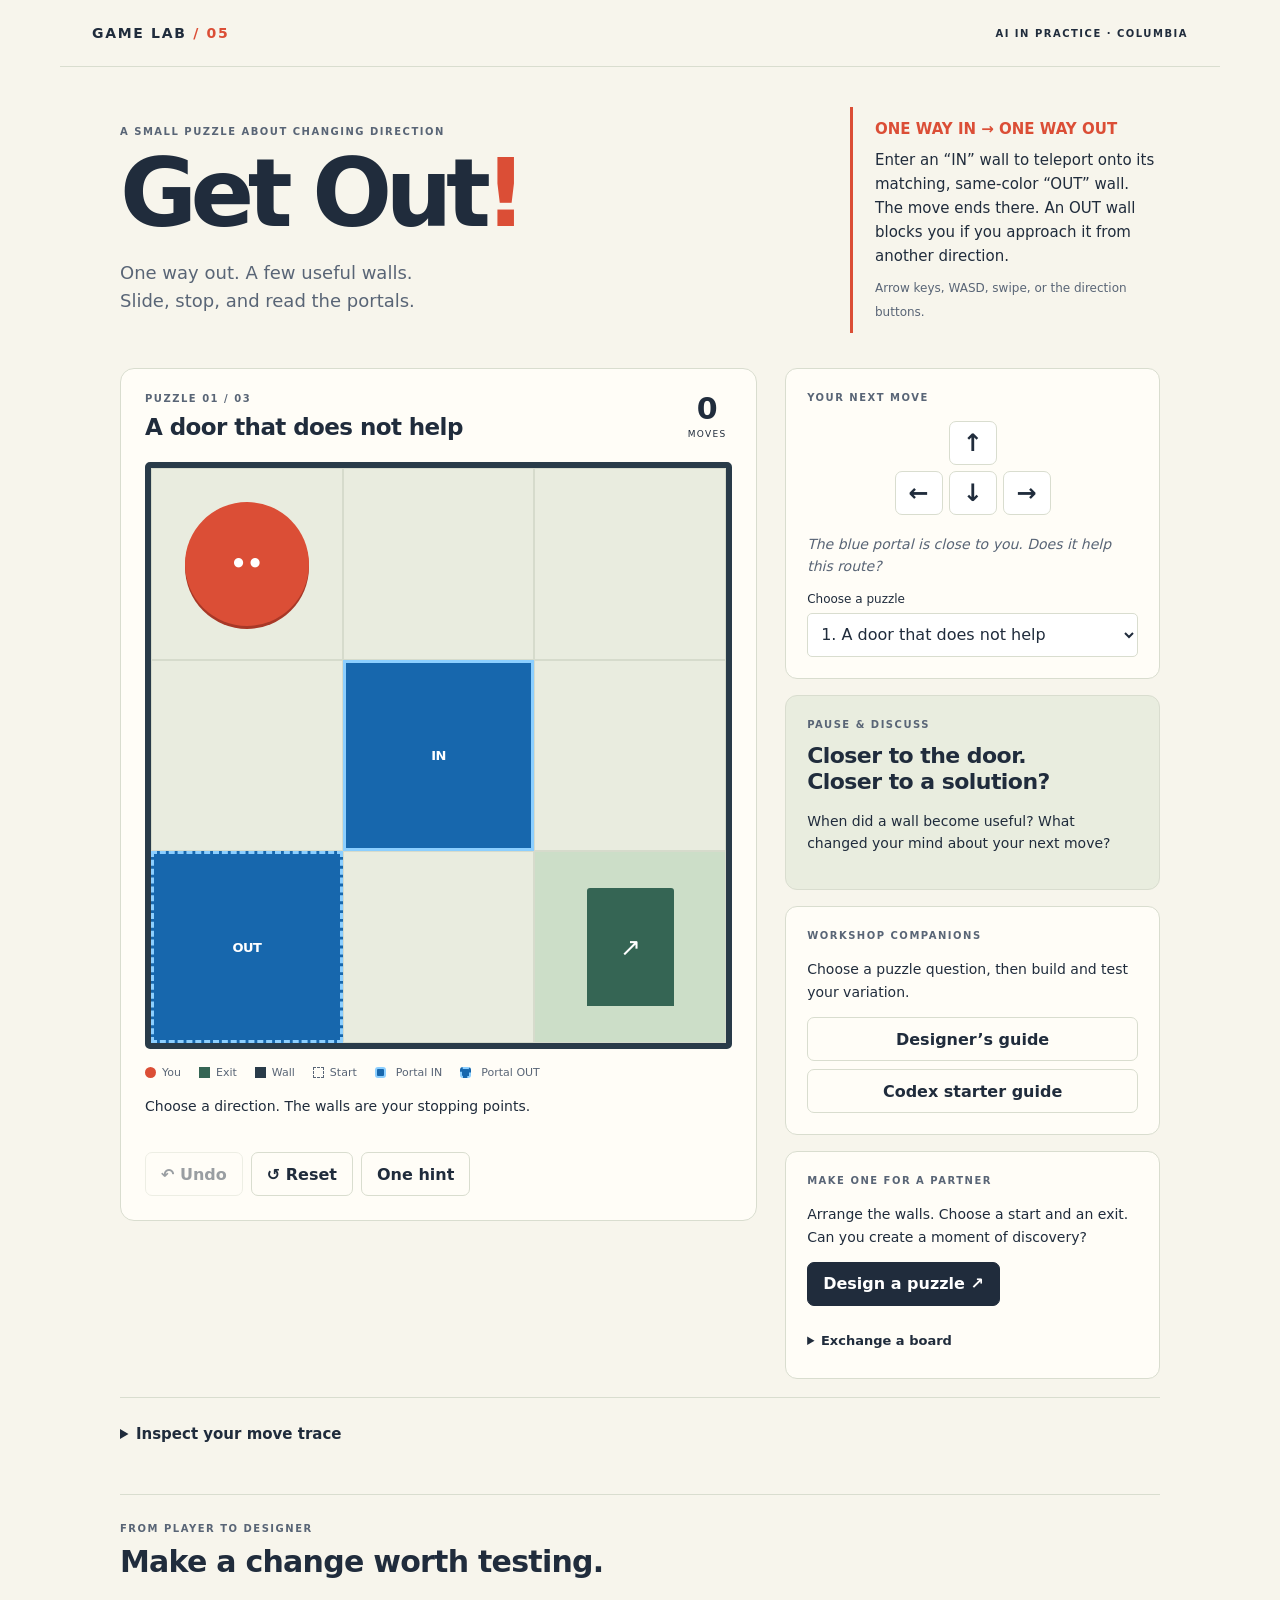
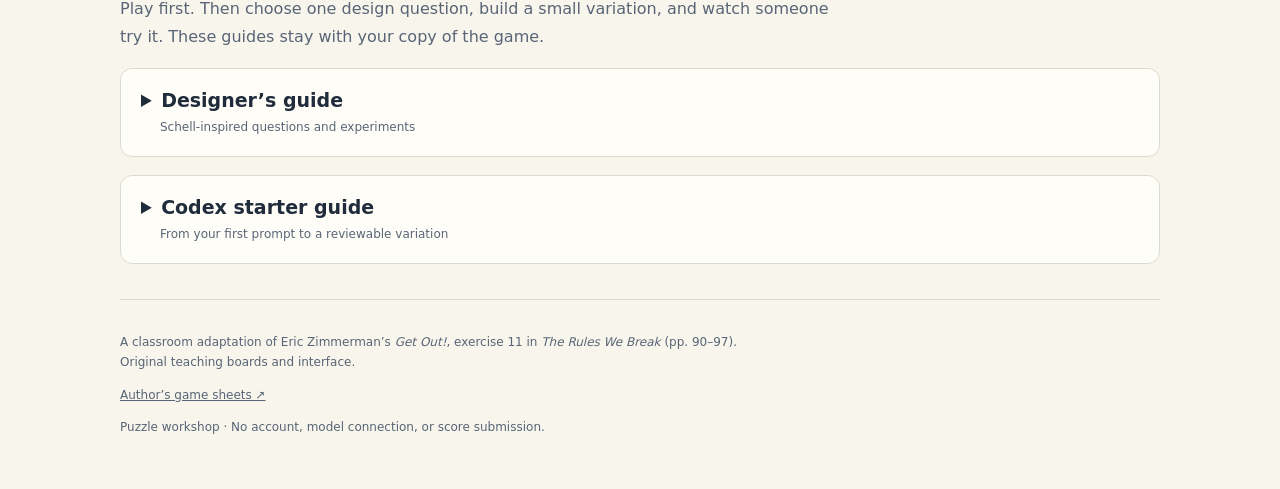
<file: minigames/submissions/erica-ll/get-out/index.html>
<!doctype html>
<html lang="en">
<head>
<meta charset="utf-8"><meta name="viewport" content="width=device-width,initial-scale=1">
<title>Get Out! · One-way portals · Erica</title>
<link rel="stylesheet" href="style.css">
<script src="engine.js" defer></script><script src="levels.js" defer></script><script src="app.js" defer></script>
</head>
<body>
<header class="masthead"><a class="brand" href="./">GAME LAB <span>/ 05</span></a><span class="course">AI IN PRACTICE · COLUMBIA</span></header>
<main>
<section class="intro"><div><p class="eyebrow">A SMALL PUZZLE ABOUT CHANGING DIRECTION</p><h1>Get Out<span>!</span></h1><p class="lede">One way out. A few useful walls.<br>Slide, stop, and read the portals.</p></div><div class="rule-card"><span class="rule-number">ONE WAY IN → ONE WAY OUT</span><p>Enter an “IN” wall to teleport onto its matching, same-color “OUT” wall. The move ends there. An OUT wall blocks you if you approach it from another direction.</p><small>Arrow keys, WASD, swipe, or the direction buttons.</small></div></section>
<div class="workspace">
<section class="play-panel" aria-label="Puzzle play area">
<div class="board-heading"><div><p class="eyebrow" id="level-number">PUZZLE 01 / 04</p><h2 id="level-title">Find your feet</h2></div><div class="counter"><strong id="moves">0</strong><span>MOVES</span></div></div>
<div id="board" class="board" tabindex="0" role="group" aria-label="Puzzle board. Use arrow keys to move."></div>
<div class="legend"><span><i class="you-key"></i>You</span><span><i class="exit-key"></i>Exit</span><span><i class="wall-key"></i>Wall</span><span><i class="start-key"></i>Start</span><span><i class="portal-key portal-in-key"></i>Portal IN</span><span><i class="portal-key portal-out-key"></i>Portal OUT</span></div>
<p id="status" role="status" aria-live="polite">Find a stopping point that helps you reach the exit.</p>
<div class="play-actions"><button id="undo" class="secondary">↶ Undo</button><button id="reset" class="secondary">↺ Reset</button><button id="hint" class="secondary">One hint</button><button id="next" class="primary" hidden>Next puzzle →</button></div>
</section>
<aside>
<section class="side-card"><p class="eyebrow">YOUR NEXT MOVE</p><div class="dpad" aria-label="Direction controls"><button data-move="up" aria-label="Move up">↑</button><button data-move="left" aria-label="Move left">←</button><button data-move="down" aria-label="Move down">↓</button><button data-move="right" aria-label="Move right">→</button></div><p id="prompt" class="thought"></p><label for="levels">Choose a puzzle</label><select id="levels"></select></section>
<section class="side-card discussion"><p class="eyebrow">PAUSE & DISCUSS</p><h3>Closer to the door.<br>Closer to a solution?</h3><p>When did a wall become useful? What changed your mind about your next move?</p></section>
<section class="side-card"><p class="eyebrow">WORKSHOP COMPANIONS</p><p>Choose a puzzle question, then build and test your variation.</p><div class="guide-buttons"><button class="secondary" data-guide="designers-guide">Designer’s guide</button><button class="secondary" data-guide="codex-guide">Codex starter guide</button></div></section>
<section class="side-card"><p class="eyebrow">MAKE ONE FOR A PARTNER</p><p>Arrange the walls. Choose a start and an exit. Can you create a moment of discovery?</p><button id="edit" class="primary">Design a puzzle ↗</button>
<div id="editor" hidden><fieldset><legend>Paint a square</legend><div class="tools"><label><input type="radio" name="tool" value="#" checked> Wall</label><label><input type="radio" name="tool" value="."> Clear</label><label><input type="radio" name="tool" value="S"> Start</label><label><input type="radio" name="tool" value="E"> Exit</label></div></fieldset><p class="small">Tap the board to paint. Placing a start or exit moves the previous one.</p><button id="blank" class="secondary">Clear board</button><button id="play-custom" class="primary">Check & play</button><button id="cancel-edit" class="secondary">Cancel</button></div>
<details id="exchange"><summary>Exchange a board</summary><label for="board-code">Board code: S = start, E = exit, # = wall, . = floor</label><textarea id="board-code" rows="7" spellcheck="false"></textarea><div class="code-actions"><button id="export" class="secondary">Get current code</button><button id="import" class="secondary">Load code</button></div><p class="small">Copy the code to a partner. Load their code to play it. Boards must be rectangular and solvable.</p></details></section>
</aside>
</div>
<details class="trace"><summary>Inspect your move trace</summary><p>Compare what you tried with what the game did. Blocked moves are recorded but do not add to the move count.</p><ol id="trace-list"><li>No moves yet.</li></ol><button id="download" class="secondary">Download trace (JSON)</button></details>
<section class="workshop-guides" aria-label="Workshop guides">
<p class="eyebrow">FROM PLAYER TO DESIGNER</p>
<h2>Make a change worth testing.</h2>
<p class="guide-intro">Play first. Then choose one design question, build a small variation, and watch someone try it. These guides stay with your copy of the game.</p>
<details id="designers-guide" class="workshop-guide">
<summary>Designer’s guide <span>Schell-inspired questions and experiments</span></summary>
<div class="guide-content">
<p>Use these questions to investigate your puzzle. In Jesse Schell’s <em>The Art of Game Design</em>, third edition, puzzles are in <strong>Chapter 14, with Lens 58: The Puzzle</strong>. Chapter 13 concerns balance. These are original classroom applications of his principles, not excerpts from the book.</p>
<div class="guide-callout"><strong>Start with a prediction.</strong><p>“If I change ___, I expect a player to ___ because ___.” Name something you could observe that would make you question your prediction. Change one thing before adding more.</p></div>
<div class="principle-grid">
<article class="principle-card"><p class="eyebrow">01 · A CLEAR GOAL</p><h3>Can the player tell what success means?</h3><p><strong>Try:</strong> revise the exit marker or the opening instruction.</p><p><strong>Watch:</strong> ask a new player what they are trying to accomplish before their first move.</p></article>
<article class="principle-card"><p class="eyebrow">02 · AN ACCESSIBLE START</p><h3>What can one move teach?</h3><p><strong>Try:</strong> a tiny introductory board that demonstrates sliding and stopping.</p><p><strong>Watch:</strong> can the player predict where the next move will end without your explanation?</p></article>
<article class="principle-card"><p class="eyebrow">03 · VISIBLE PROGRESS</p><h3>What has the player learned so far?</h3><p><strong>Try:</strong> mark visited stopping positions as an exploration record.</p><p><strong>Watch:</strong> does that record inform a decision? Being nearer the door does not necessarily mean being nearer a solution.</p></article>
<article class="principle-card"><p class="eyebrow">04 · CONFIDENCE IN A SOLUTION</p><h3>Why believe a route exists?</h3><p><strong>Try:</strong> a solver-verified assurance or a clue about a reachable stopping point.</p><p><strong>Watch:</strong> when does the player stop guessing? Distinguish solvability from the start from solvability at the current position.</p></article>
<article class="principle-card"><p class="eyebrow">05 · A LEARNING SEQUENCE</p><h3>What prepares the player for the next board?</h3><p><strong>Try:</strong> three boards that introduce, vary, and combine an idea.</p><p><strong>Watch:</strong> can the player use that idea on a new board? A longer shortest path alone does not prove greater difficulty.</p></article>
<article class="principle-card"><p class="eyebrow">06 · PARALLEL CHALLENGES</p><h3>What else could someone try when stuck?</h3><p><strong>Try:</strong> offer a choice of two puzzles with a way to return.</p><p><strong>Watch:</strong> does switching help the player discover an idea, or leave them unsure where to begin?</p></article>
<article class="principle-card"><p class="eyebrow">07 · COMBINING IDEAS</p><h3>Can two small discoveries solve a larger puzzle?</h3><p><strong>Try:</strong> two short teaching boards and a third requiring both ideas.</p><p><strong>Watch:</strong> ask which earlier discovery helped. Look for transfer rather than repeated trial and error.</p></article>
<article class="principle-card"><p class="eyebrow">08 · USEFUL HINTS</p><h3>What is the smallest helpful nudge?</h3><p><strong>Try:</strong> an optional question, then a relevant feature, then the next move.</p><p><strong>Watch:</strong> record the hint level requested. Can the player explain their next decision afterward?</p></article>
<article class="principle-card"><p class="eyebrow">09 · LEARNING FROM AN ANSWER</p><h3>What could revealing a solution teach?</h3><p><strong>Try:</strong> a clearly labeled, optional walkthrough followed by a new board using the same idea.</p><p><strong>Watch:</strong> can the player apply what they saw? Keep a hint distinct from a full reveal.</p></article>
<article class="principle-card"><p class="eyebrow">10 · A CHANGE IN PERSPECTIVE</p><h3>When does a surprising insight feel fair?</h3><p><strong>Try:</strong> a board whose solution begins by moving away from the exit.</p><p><strong>Watch:</strong> what assumption changes? Ask whether the discovery felt satisfying or arbitrary, and why.</p></article>
</div>
<div class="guide-columns">
<section><h3>Watch someone play</h3><ol><li>Give a neighbor the game and its on-screen instructions. Observe without coaching.</li><li>Record the board, version, order, hints, resets, completion, and one revealing action or remark. Use anonymous labels.</li><li>Ask “What were you trying to do?” and “What changed your understanding?”</li><li>Compare the observation with your prediction, note a limitation, and revise one thing.</li></ol></section>
<section><h3>Keep the evidence honest</h3><p>A faster second solve may reflect remembering the solution. Use different players or alternate the order across pairs; use comparable new boards to examine transfer.</p><p>Rule tests establish specified behavior. The solver establishes reachability. Human play and conversation provide evidence about understanding and experience. A tiny classroom sample remains exploratory.</p><p>Use the editor to try original boards, Check &amp; play to verify reachability, and Exchange a board to trade with a partner. The move trace records actions, not feelings.</p></section>
</div>
<p class="guide-footnote">Choose one exercise in the repository’s <code>minigames/EXERCISES.md</code>. Record your experiment in your own game folder. The shared reference stays available for comparison.</p>
</div>
</details>
<details id="codex-guide" class="workshop-guide">
<summary>Codex starter guide <span>From your first prompt to a reviewable variation</span></summary>
<div class="guide-content">
<p>Use Codex as your building assistant. You choose the design question, inspect the change, and interpret the human playtest. This browser game itself needs no account or model connection.</p>
<ol class="starter-steps">
<li><h3>Play first, then exchange puzzles</h3><p>Try Get Out yourself. Then choose <strong>Design a puzzle</strong>, arrange a board, and choose <strong>Check &amp; play</strong>. Use <strong>Exchange a board → Get current code</strong> to share it with a neighbor. Paste their code and choose <strong>Load code</strong>.</p><p>Watch each other play without coaching. What changed your understanding? Use the Designer’s guide to choose one thing you want to change. Keep your board code if you want to use it later.</p></li>
<li><h3>Ask Codex to make it yours</h3><p>Open the class <code>game-dev-f26</code> project in Codex and paste this:</p><blockquote>Use the minigame-variation skill to help me make my own Get Out. Use my signed-in GitHub account and set up my branch and game folder automatically. After playing my neighbor’s puzzle, I want to change: [your idea]. Make one small change, test it, and show me how to play my version.</blockquote><p>Include your board code if you want to keep the puzzle you designed. If you are undecided, describe what you observed and ask Codex to help choose a change. Hints are just one possible experiment.</p><p>Codex gets your login from GitHub, creates your branch and game folder, and runs the checks. You do not need to type your username, run setup commands, or install a separate plugin. If the skill is not found, tell Codex to read <code>.agents/skills/minigame-variation/SKILL.md</code>.</p></li>
<li><h3>Play the change and keep what you learn</h3><p>Play your version, then trade with a neighbor again. Tell Codex what actually happened and what you want to revise. You supply the design decisions and interpretation; Codex can record your words and the checks it ran.</p><p>When you want to save it for review, say:</p><blockquote>Review my variation and prepare a draft pull request to the class repository. Include only my game folder. Record what we tested and leave missing human observations unfinished.</blockquote><p>Codex handles the review, commit, branch push, and draft PR. The instructor reviews and merges it later. Your game appears in the shared gallery after merging.</p></li>
</ol>
<details class="setup-help"><summary>If setup gets in the way</summary><p>Ask a TA and keep playing while access is fixed. Building needs the full class checkout, Codex, a signed-in GitHub CLI, Python 3.11+, and Node 22+. The instructor/TA checks these before class. A downloaded game or gallery is enough to play, but it does not contain the full development tools.</p><p>Use the course’s <a href="https://learn.chatgpt.com/docs/codex/cli" target="_blank" rel="noreferrer">Codex CLI instructions</a> or <a href="https://openai.com/codex/" target="_blank" rel="noreferrer">native app</a> for installation. Existing work should be preserved. The repository’s <code>minigames/STUDENT-GUIDE.md</code> has the same short workflow.</p></details>
<div class="guide-callout"><strong>Tonight is practice, with no new submission due.</strong><p>The Motivation Atlas minigame remains due October 18 and follows its own repository instructions. A Get Out PR does not automatically complete that assignment. Transfer the workflow to your midterm using its own source material and project rules; building-assistant access is separate from configuring a model that plays your game.</p></div>
</div>
</details>
</section>

<footer><p>A classroom adaptation of Eric Zimmerman’s <em>Get Out!</em>, exercise 11 in <em>The Rules We Break</em> (pp. 90–97). Original teaching boards and interface.</p><a href="https://theruleswebreak.com/gamesheets.html" target="_blank" rel="noreferrer">Author’s game sheets ↗</a><p class="small">Puzzle workshop · No account, model connection, or score submission.</p></footer>
</main>
</body></html>
</file>
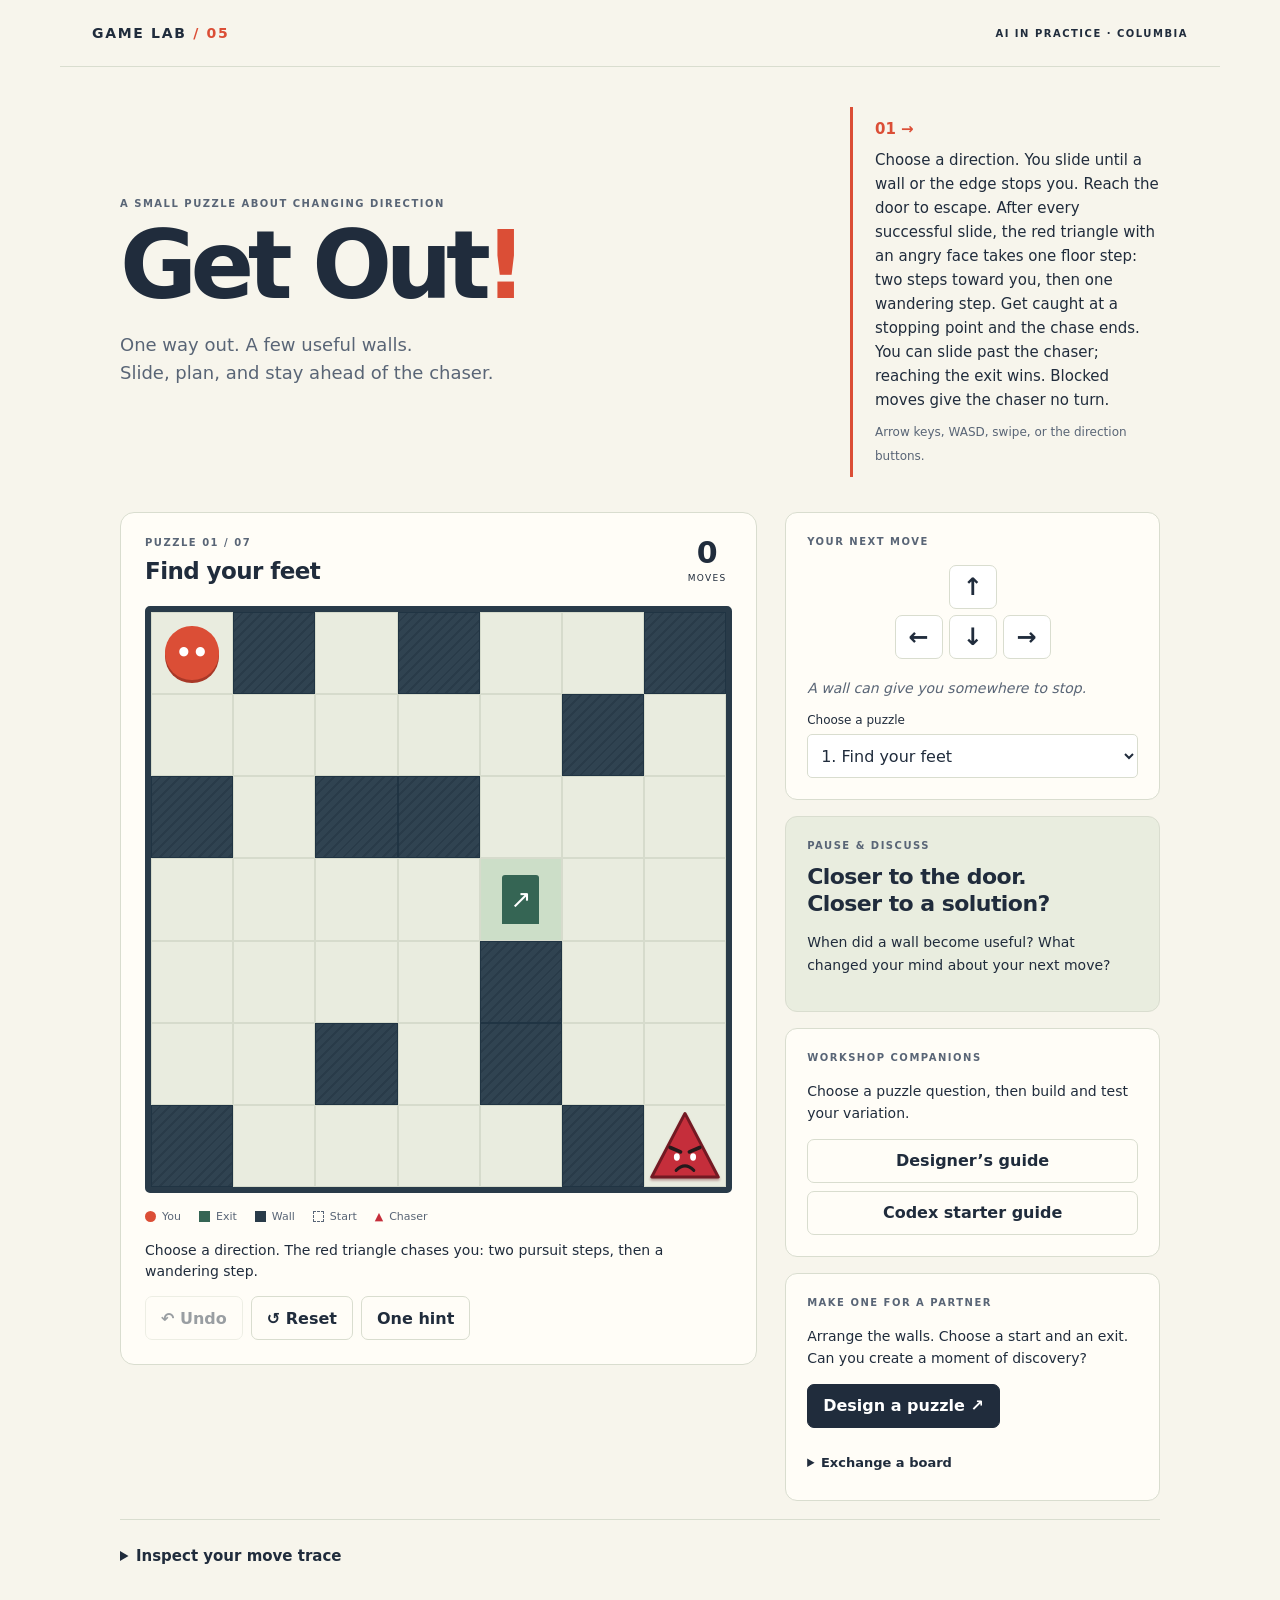
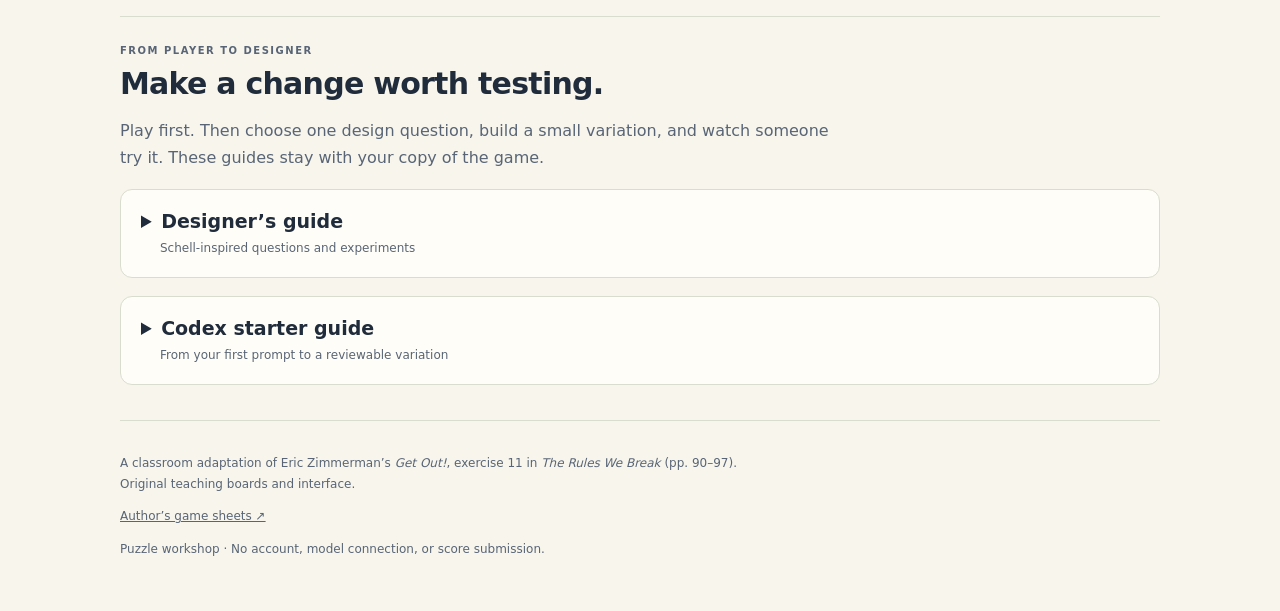
<file: minigames/submissions/jessicafu232/get-out/index.html>
<!doctype html>
<html lang="en">
<head>
<meta charset="utf-8"><meta name="viewport" content="width=device-width,initial-scale=1">
<title>Get Out! · Chaser escape</title>
<link rel="stylesheet" href="style.css">
<script src="engine.js" defer></script><script src="levels.js" defer></script><script src="app.js" defer></script>
</head>
<body>
<header class="masthead"><a class="brand" href="./">GAME LAB <span>/ 05</span></a><span class="course">AI IN PRACTICE · COLUMBIA</span></header>
<main>
<section class="intro"><div><p class="eyebrow">A SMALL PUZZLE ABOUT CHANGING DIRECTION</p><h1>Get Out<span>!</span></h1><p class="lede">One way out. A few useful walls.<br>Slide, plan, and stay ahead of the chaser.</p></div><div class="rule-card"><span class="rule-number">01 →</span><p>Choose a direction. You slide until a wall or the edge stops you. Reach the door to escape. After every successful slide, the red triangle with an angry face takes one floor step: two steps toward you, then one wandering step. Get caught at a stopping point and the chase ends. You can slide past the chaser; reaching the exit wins. Blocked moves give the chaser no turn.</p><small>Arrow keys, WASD, swipe, or the direction buttons.</small></div></section>
<div class="workspace">
<section class="play-panel" aria-label="Puzzle play area">
<div class="board-heading"><div><p class="eyebrow" id="level-number">PUZZLE 01 / 04</p><h2 id="level-title">Find your feet</h2></div><div class="counter"><strong id="moves">0</strong><span>MOVES</span></div></div>
<div id="board" class="board" tabindex="0" role="group" aria-label="Puzzle board. Use arrow keys to move."></div>
<div class="legend"><span><i class="you-key"></i>You</span><span><i class="exit-key"></i>Exit</span><span><i class="wall-key"></i>Wall</span><span><i class="start-key"></i>Start</span><span><b style="color:#c52e3b">▲</b> Chaser</span></div>
<p id="status" role="status" aria-live="polite">Find a stopping point that helps you reach the exit.</p>
<div class="play-actions"><button id="undo" class="secondary">↶ Undo</button><button id="reset" class="secondary">↺ Reset</button><button id="hint" class="secondary">One hint</button><button id="next" class="primary" hidden>Next puzzle →</button></div>
</section>
<aside>
<section class="side-card"><p class="eyebrow">YOUR NEXT MOVE</p><div class="dpad" aria-label="Direction controls"><button data-move="up" aria-label="Move up">↑</button><button data-move="left" aria-label="Move left">←</button><button data-move="down" aria-label="Move down">↓</button><button data-move="right" aria-label="Move right">→</button></div><p id="prompt" class="thought"></p><label for="levels">Choose a puzzle</label><select id="levels"></select></section>
<section class="side-card discussion"><p class="eyebrow">PAUSE & DISCUSS</p><h3>Closer to the door.<br>Closer to a solution?</h3><p>When did a wall become useful? What changed your mind about your next move?</p></section>
<section class="side-card"><p class="eyebrow">WORKSHOP COMPANIONS</p><p>Choose a puzzle question, then build and test your variation.</p><div class="guide-buttons"><button class="secondary" data-guide="designers-guide">Designer’s guide</button><button class="secondary" data-guide="codex-guide">Codex starter guide</button></div></section>
<section class="side-card"><p class="eyebrow">MAKE ONE FOR A PARTNER</p><p>Arrange the walls. Choose a start and an exit. Can you create a moment of discovery?</p><button id="edit" class="primary">Design a puzzle ↗</button>
<div id="editor" hidden><fieldset><legend>Paint a square</legend><div class="tools"><label><input type="radio" name="tool" value="#" checked> Wall</label><label><input type="radio" name="tool" value="."> Clear</label><label><input type="radio" name="tool" value="S"> Start</label><label><input type="radio" name="tool" value="E"> Exit</label></div></fieldset><p class="small">Tap the board to paint. Placing a start or exit moves the previous one.</p><button id="blank" class="secondary">Clear board</button><button id="play-custom" class="primary">Check & play</button><button id="cancel-edit" class="secondary">Cancel</button></div>
<details id="exchange"><summary>Exchange a board</summary><label for="board-code">Board code: S = start, E = exit, # = wall, . = floor</label><textarea id="board-code" rows="7" spellcheck="false"></textarea><div class="code-actions"><button id="export" class="secondary">Get current code</button><button id="import" class="secondary">Load code</button></div><p class="small">Copy the code to a partner. Load their code to play it. Boards must be rectangular and solvable.</p></details></section>
</aside>
</div>
<details class="trace"><summary>Inspect your move trace</summary><p>Compare what you tried with what the game did. Blocked moves are recorded but do not add to the move count.</p><ol id="trace-list"><li>No moves yet.</li></ol><button id="download" class="secondary">Download trace (JSON)</button></details>
<section class="workshop-guides" aria-label="Workshop guides">
<p class="eyebrow">FROM PLAYER TO DESIGNER</p>
<h2>Make a change worth testing.</h2>
<p class="guide-intro">Play first. Then choose one design question, build a small variation, and watch someone try it. These guides stay with your copy of the game.</p>
<details id="designers-guide" class="workshop-guide">
<summary>Designer’s guide <span>Schell-inspired questions and experiments</span></summary>
<div class="guide-content">
<p>Use these questions to investigate your puzzle. In Jesse Schell’s <em>The Art of Game Design</em>, third edition, puzzles are in <strong>Chapter 14, with Lens 58: The Puzzle</strong>. Chapter 13 concerns balance. These are original classroom applications of his principles, not excerpts from the book.</p>
<div class="guide-callout"><strong>Start with a prediction.</strong><p>“If I change ___, I expect a player to ___ because ___.” Name something you could observe that would make you question your prediction. Change one thing before adding more.</p></div>
<div class="principle-grid">
<article class="principle-card"><p class="eyebrow">01 · A CLEAR GOAL</p><h3>Can the player tell what success means?</h3><p><strong>Try:</strong> revise the exit marker or the opening instruction.</p><p><strong>Watch:</strong> ask a new player what they are trying to accomplish before their first move.</p></article>
<article class="principle-card"><p class="eyebrow">02 · AN ACCESSIBLE START</p><h3>What can one move teach?</h3><p><strong>Try:</strong> a tiny introductory board that demonstrates sliding and stopping.</p><p><strong>Watch:</strong> can the player predict where the next move will end without your explanation?</p></article>
<article class="principle-card"><p class="eyebrow">03 · VISIBLE PROGRESS</p><h3>What has the player learned so far?</h3><p><strong>Try:</strong> mark visited stopping positions as an exploration record.</p><p><strong>Watch:</strong> does that record inform a decision? Being nearer the door does not necessarily mean being nearer a solution.</p></article>
<article class="principle-card"><p class="eyebrow">04 · CONFIDENCE IN A SOLUTION</p><h3>Why believe a route exists?</h3><p><strong>Try:</strong> a solver-verified assurance or a clue about a reachable stopping point.</p><p><strong>Watch:</strong> when does the player stop guessing? Distinguish solvability from the start from solvability at the current position.</p></article>
<article class="principle-card"><p class="eyebrow">05 · A LEARNING SEQUENCE</p><h3>What prepares the player for the next board?</h3><p><strong>Try:</strong> three boards that introduce, vary, and combine an idea.</p><p><strong>Watch:</strong> can the player use that idea on a new board? A longer shortest path alone does not prove greater difficulty.</p></article>
<article class="principle-card"><p class="eyebrow">06 · PARALLEL CHALLENGES</p><h3>What else could someone try when stuck?</h3><p><strong>Try:</strong> offer a choice of two puzzles with a way to return.</p><p><strong>Watch:</strong> does switching help the player discover an idea, or leave them unsure where to begin?</p></article>
<article class="principle-card"><p class="eyebrow">07 · COMBINING IDEAS</p><h3>Can two small discoveries solve a larger puzzle?</h3><p><strong>Try:</strong> two short teaching boards and a third requiring both ideas.</p><p><strong>Watch:</strong> ask which earlier discovery helped. Look for transfer rather than repeated trial and error.</p></article>
<article class="principle-card"><p class="eyebrow">08 · USEFUL HINTS</p><h3>What is the smallest helpful nudge?</h3><p><strong>Try:</strong> an optional question, then a relevant feature, then the next move.</p><p><strong>Watch:</strong> record the hint level requested. Can the player explain their next decision afterward?</p></article>
<article class="principle-card"><p class="eyebrow">09 · LEARNING FROM AN ANSWER</p><h3>What could revealing a solution teach?</h3><p><strong>Try:</strong> a clearly labeled, optional walkthrough followed by a new board using the same idea.</p><p><strong>Watch:</strong> can the player apply what they saw? Keep a hint distinct from a full reveal.</p></article>
<article class="principle-card"><p class="eyebrow">10 · A CHANGE IN PERSPECTIVE</p><h3>When does a surprising insight feel fair?</h3><p><strong>Try:</strong> a board whose solution begins by moving away from the exit.</p><p><strong>Watch:</strong> what assumption changes? Ask whether the discovery felt satisfying or arbitrary, and why.</p></article>
</div>
<div class="guide-columns">
<section><h3>Watch someone play</h3><ol><li>Give a neighbor the game and its on-screen instructions. Observe without coaching.</li><li>Record the board, version, order, hints, resets, completion, and one revealing action or remark. Use anonymous labels.</li><li>Ask “What were you trying to do?” and “What changed your understanding?”</li><li>Compare the observation with your prediction, note a limitation, and revise one thing.</li></ol></section>
<section><h3>Keep the evidence honest</h3><p>A faster second solve may reflect remembering the solution. Use different players or alternate the order across pairs; use comparable new boards to examine transfer.</p><p>Rule tests establish specified behavior. The solver establishes reachability. Human play and conversation provide evidence about understanding and experience. A tiny classroom sample remains exploratory.</p><p>Use the editor to try original boards, Check &amp; play to verify reachability, and Exchange a board to trade with a partner. The move trace records actions, not feelings.</p></section>
</div>
<p class="guide-footnote">Choose one exercise in the repository’s <code>minigames/EXERCISES.md</code>. Record your experiment in your own game folder. The shared reference stays available for comparison.</p>
</div>
</details>
<details id="codex-guide" class="workshop-guide">
<summary>Codex starter guide <span>From your first prompt to a reviewable variation</span></summary>
<div class="guide-content">
<p>Use Codex as your building assistant. You choose the design question, inspect the change, and interpret the human playtest. This browser game itself needs no account or model connection.</p>
<ol class="starter-steps">
<li><h3>Play first, then exchange puzzles</h3><p>Try Get Out yourself. Then choose <strong>Design a puzzle</strong>, arrange a board, and choose <strong>Check &amp; play</strong>. Use <strong>Exchange a board → Get current code</strong> to share it with a neighbor. Paste their code and choose <strong>Load code</strong>.</p><p>Watch each other play without coaching. What changed your understanding? Use the Designer’s guide to choose one thing you want to change. Keep your board code if you want to use it later.</p></li>
<li><h3>Ask Codex to make it yours</h3><p>Open the class <code>game-dev-f26</code> project in Codex and paste this:</p><blockquote>Use the minigame-variation skill to help me make my own Get Out. Use my signed-in GitHub account and set up my branch and game folder automatically. After playing my neighbor’s puzzle, I want to change: [your idea]. Make one small change, test it, and show me how to play my version.</blockquote><p>Include your board code if you want to keep the puzzle you designed. If you are undecided, describe what you observed and ask Codex to help choose a change. Hints are just one possible experiment.</p><p>Codex gets your login from GitHub, creates your branch and game folder, and runs the checks. You do not need to type your username, run setup commands, or install a separate plugin. If the skill is not found, tell Codex to read <code>.agents/skills/minigame-variation/SKILL.md</code>.</p></li>
<li><h3>Play the change and keep what you learn</h3><p>Play your version, then trade with a neighbor again. Tell Codex what actually happened and what you want to revise. You supply the design decisions and interpretation; Codex can record your words and the checks it ran.</p><p>When you want to save it for review, say:</p><blockquote>Review my variation and prepare a draft pull request to the class repository. Include only my game folder. Record what we tested and leave missing human observations unfinished.</blockquote><p>Codex handles the review, commit, branch push, and draft PR. The instructor reviews and merges it later. Your game appears in the shared gallery after merging.</p></li>
</ol>
<details class="setup-help"><summary>If setup gets in the way</summary><p>Ask a TA and keep playing while access is fixed. Building needs the full class checkout, Codex, a signed-in GitHub CLI, Python 3.11+, and Node 22+. The instructor/TA checks these before class. A downloaded game or gallery is enough to play, but it does not contain the full development tools.</p><p>Use the course’s <a href="https://learn.chatgpt.com/docs/codex/cli" target="_blank" rel="noreferrer">Codex CLI instructions</a> or <a href="https://openai.com/codex/" target="_blank" rel="noreferrer">native app</a> for installation. Existing work should be preserved. The repository’s <code>minigames/STUDENT-GUIDE.md</code> has the same short workflow.</p></details>
<div class="guide-callout"><strong>Tonight is practice, with no new submission due.</strong><p>The Motivation Atlas minigame remains due October 18 and follows its own repository instructions. A Get Out PR does not automatically complete that assignment. Transfer the workflow to your midterm using its own source material and project rules; building-assistant access is separate from configuring a model that plays your game.</p></div>
</div>
</details>
</section>

<footer><p>A classroom adaptation of Eric Zimmerman’s <em>Get Out!</em>, exercise 11 in <em>The Rules We Break</em> (pp. 90–97). Original teaching boards and interface.</p><a href="https://theruleswebreak.com/gamesheets.html" target="_blank" rel="noreferrer">Author’s game sheets ↗</a><p class="small">Puzzle workshop · No account, model connection, or score submission.</p></footer>
</main>
</body></html>
</file>
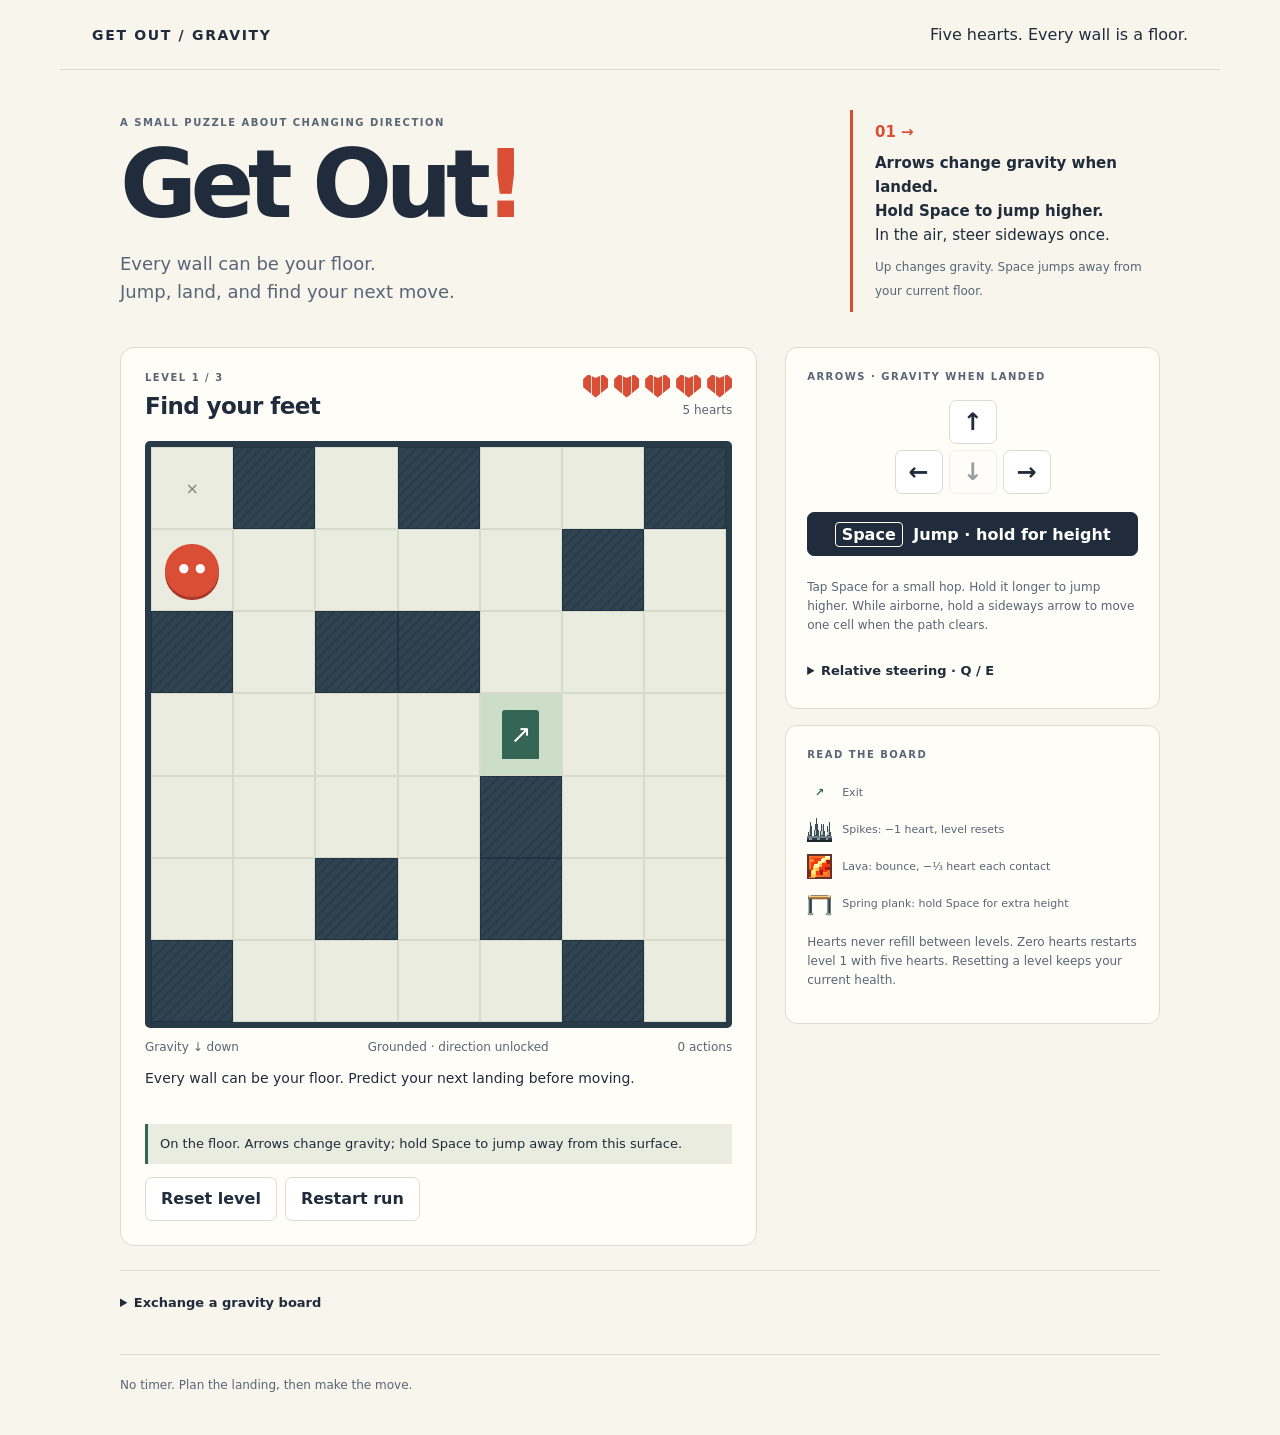
<file: minigames/submissions/jianyangg/get-out/index.html>
<!doctype html>
<html lang="en"><head><meta charset="utf-8"><meta name="viewport" content="width=device-width,initial-scale=1">
<title>Get Out · Gravity</title><link rel="stylesheet" href="style.css">
<script src="engine.js" defer></script><script src="levels.js" defer></script><script src="campaign.js" defer></script><script src="solver.js" defer></script><script src="block-art.js" defer></script><script src="spring-motion.js" defer></script><script src="damage-reaction.js" defer></script><script src="board-view.js" defer></script><script src="air-steering.js" defer></script><script src="jump-hold.js" defer></script><script src="control-hint.js" defer></script><script src="app.js" defer></script>
</head><body>
<header class="masthead"><a href="./" class="brand">GET OUT / GRAVITY</a><span>Five hearts. Every wall is a floor.</span></header><main>
<section class="intro"><div><p class="eyebrow">A SMALL PUZZLE ABOUT CHANGING DIRECTION</p><h1>Get Out<span>!</span></h1><p class="lede">Every wall can be your floor.<br>Jump, land, and find your next move.</p></div><div class="rule-card"><span class="rule-number">01 →</span><p><strong>Arrows change gravity when landed.</strong><br><strong>Hold Space to jump higher.</strong><br>In the air, steer sideways once.</p><small>Up changes gravity. Space jumps away from your current floor.</small></div></section>
<div class="workspace"><section class="play-panel" aria-label="Game">
<div class="board-heading"><div><p id="level-number" class="eyebrow"></p><h2 id="level-title"></h2></div><div><div id="hearts" role="img"></div><p id="health-label" class="small"></p></div></div>
<div id="board" class="board" tabindex="0" role="group" aria-label="Game board. Arrow keys change gravity on the ground. Space jumps."></div>
<div class="readout"><span id="gravity"></span><span id="flight"></span><span id="moves"></span></div>
<p id="status" role="status" aria-live="polite"></p><p id="control-hint" class="control-hint" role="status" aria-live="polite"></p>
<div class="actions"><button id="reset">Reset level</button><button id="restart">Restart run</button><button id="next" class="primary" hidden>Next level →</button></div>
</section><aside>
<section class="side-card"><p class="eyebrow">ARROWS · GRAVITY WHEN LANDED</p><div class="dpad"><button data-action="up" aria-label="Move up">↑</button><button data-action="left" aria-label="Move left">←</button><button data-action="down" aria-label="Move down">↓</button><button data-action="right" aria-label="Move right">→</button></div><button id="jump" class="primary"><kbd>Space</kbd> Jump · hold for height</button><p class="small">Tap Space for a small hop. Hold it longer to jump higher. While airborne, hold a sideways arrow to move one cell when the path clears.</p><details><summary>Relative steering · Q / E</summary><div class="actions"><button data-action="steer-left">Q · Left from your feet</button><button data-action="steer-right">E · Right from your feet</button></div></details></section>
<section class="side-card"><p class="eyebrow">READ THE BOARD</p><ul class="legend"><li><b class="symbol exit">↗</b> Exit</li><li><img class="symbol" src="assets/spikes.svg" alt=""> Spikes: −1 heart, level resets</li><li><img class="symbol" src="assets/lava.svg" alt=""> Lava: bounce, −⅓ heart each contact</li><li><span id="spring-key" class="symbol" aria-hidden="true"></span> Spring plank: hold Space for extra height</li></ul><p class="small">Hearts never refill between levels. Zero hearts restarts level 1 with five hearts. Resetting a level keeps your current health.</p></section>
</aside></div>
<details class="exchange"><summary>Exchange a gravity board</summary><p class="small">S start · E exit · # wall · . empty · ^ spike · ~ lava · T trampoline. Loading a board starts a separate five-heart practice run.</p><label for="board-code">Board code</label><textarea id="board-code" rows="7" spellcheck="false"></textarea><div class="actions"><button id="export">Copy current board to field</button><button id="import">Check & play board</button><button id="campaign">Return to the three levels</button></div><p id="board-message" role="status"></p></details>
<footer>No timer. Plan the landing, then make the move.</footer>
</main></body></html>
</file>
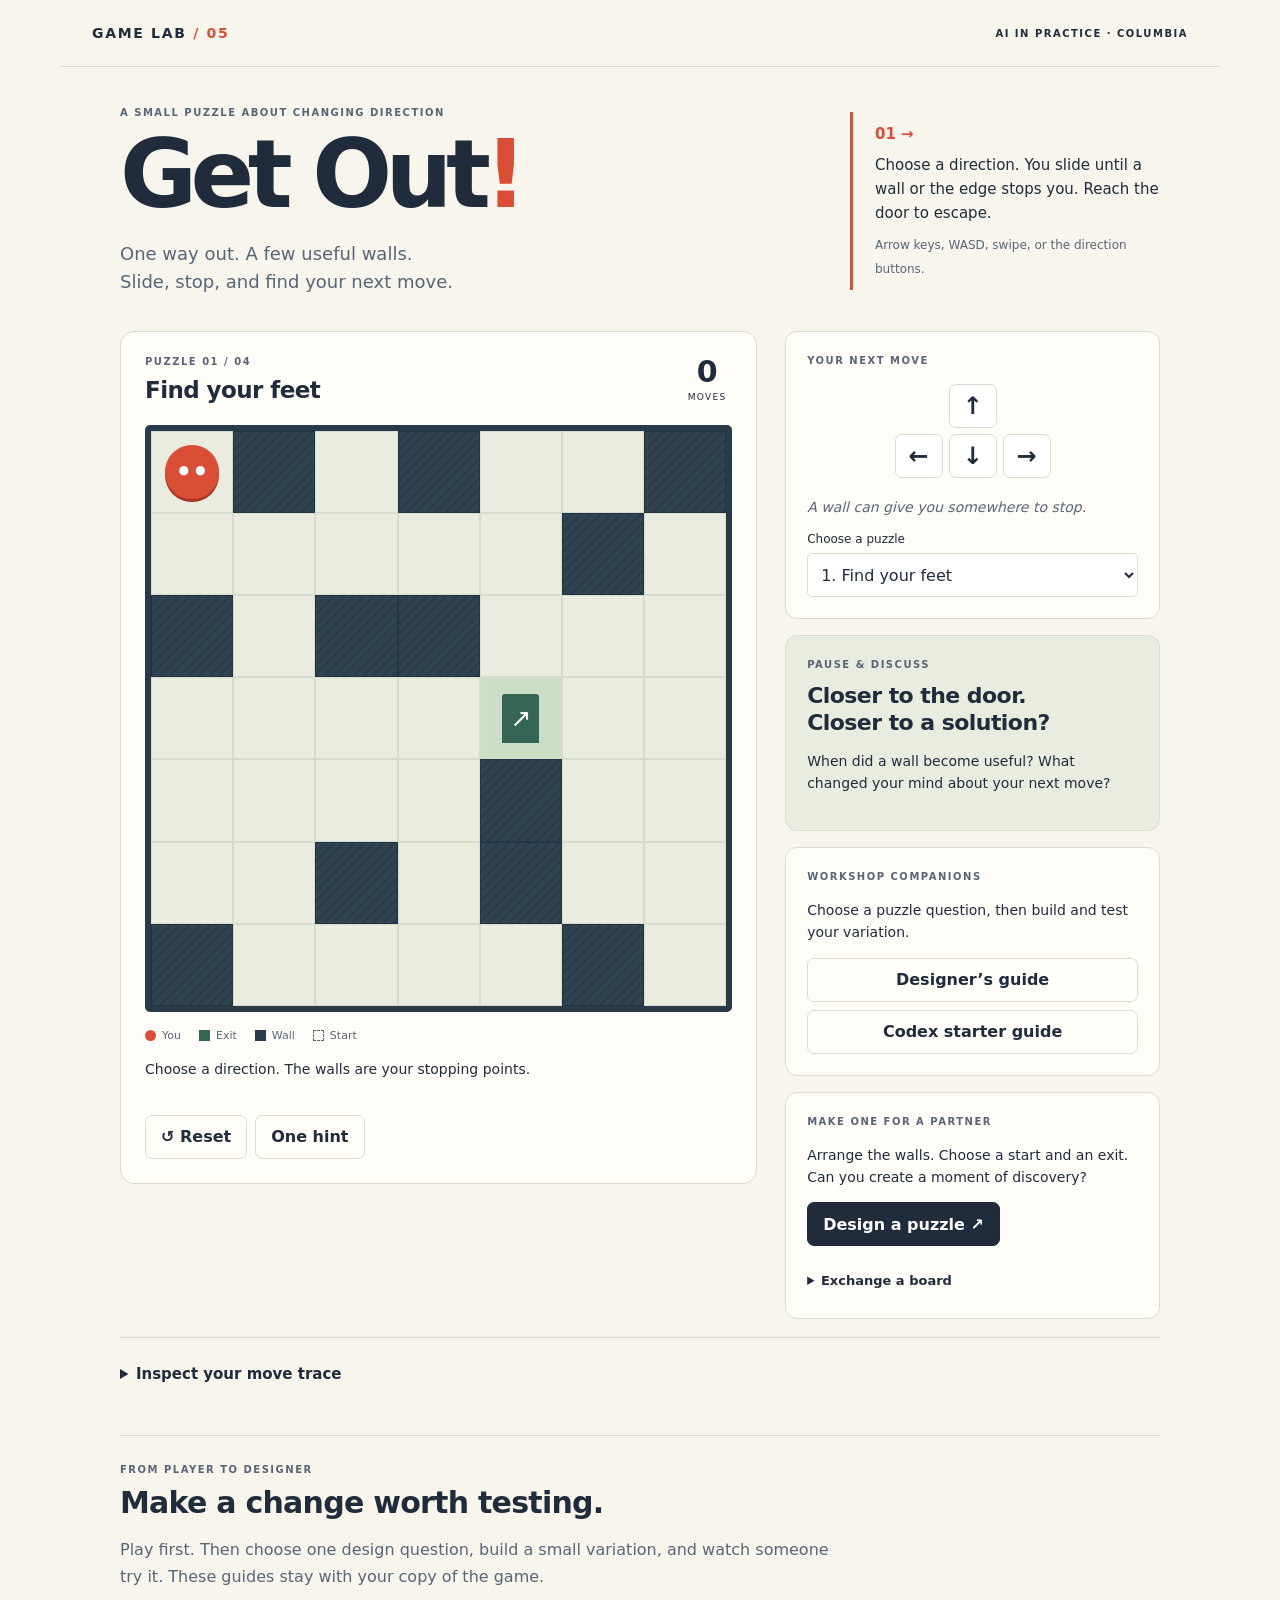
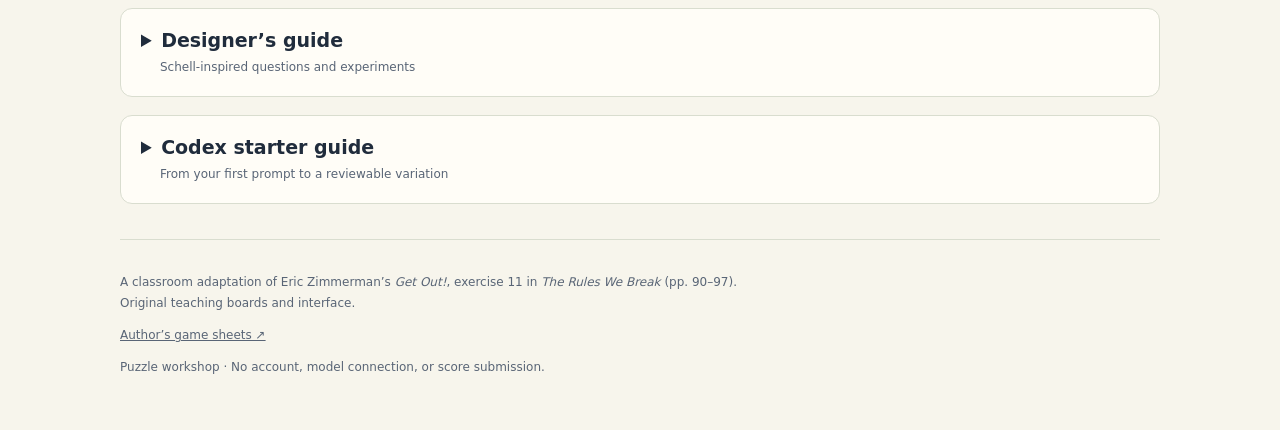
<file: minigames/submissions/liangl5/get-out/index.html>
<!doctype html>
<html lang="en">
<head>
<meta charset="utf-8"><meta name="viewport" content="width=device-width,initial-scale=1">
<title>Get Out! · Puzzle workshop</title>
<link rel="stylesheet" href="style.css">
<script src="engine.js" defer></script><script src="levels.js" defer></script><script src="app.js" defer></script>
</head>
<body>
<header class="masthead"><a class="brand" href="./">GAME LAB <span>/ 05</span></a><span class="course">AI IN PRACTICE · COLUMBIA</span></header>
<main>
<section class="intro"><div><p class="eyebrow">A SMALL PUZZLE ABOUT CHANGING DIRECTION</p><h1>Get Out<span>!</span></h1><p class="lede">One way out. A few useful walls.<br>Slide, stop, and find your next move.</p></div><div class="rule-card"><span class="rule-number">01 →</span><p>Choose a direction. You slide until a wall or the edge stops you. Reach the door to escape.</p><small>Arrow keys, WASD, swipe, or the direction buttons.</small></div></section>
<div class="workspace">
<section class="play-panel" aria-label="Puzzle play area">
<div class="board-heading"><div><p class="eyebrow" id="level-number">PUZZLE 01 / 04</p><h2 id="level-title">Find your feet</h2></div><div class="counter"><strong id="moves">0</strong><span>MOVES</span></div></div>
<div id="board" class="board" tabindex="0" role="group" aria-label="Puzzle board. Use arrow keys to move."></div>
<div class="legend"><span><i class="you-key"></i>You</span><span><i class="exit-key"></i>Exit</span><span><i class="wall-key"></i>Wall</span><span><i class="start-key"></i>Start</span></div>
<p id="status" role="status" aria-live="polite">Find a stopping point that helps you reach the exit.</p>
<div class="play-actions"><button id="reset" class="secondary">↺ Reset</button><button id="hint" class="secondary">One hint</button><button id="next" class="primary" hidden>Next puzzle →</button></div>
</section>
<aside>
<section class="side-card"><p class="eyebrow">YOUR NEXT MOVE</p><div class="dpad" aria-label="Direction controls"><button data-move="up" aria-label="Move up">↑</button><button data-move="left" aria-label="Move left">←</button><button data-move="down" aria-label="Move down">↓</button><button data-move="right" aria-label="Move right">→</button></div><p id="prompt" class="thought"></p><label for="levels">Choose a puzzle</label><select id="levels"></select></section>
<section class="side-card discussion"><p class="eyebrow">PAUSE & DISCUSS</p><h3>Closer to the door.<br>Closer to a solution?</h3><p>When did a wall become useful? What changed your mind about your next move?</p></section>
<section class="side-card"><p class="eyebrow">WORKSHOP COMPANIONS</p><p>Choose a puzzle question, then build and test your variation.</p><div class="guide-buttons"><button class="secondary" data-guide="designers-guide">Designer’s guide</button><button class="secondary" data-guide="codex-guide">Codex starter guide</button></div></section>
<section class="side-card"><p class="eyebrow">MAKE ONE FOR A PARTNER</p><p>Arrange the walls. Choose a start and an exit. Can you create a moment of discovery?</p><button id="edit" class="primary">Design a puzzle ↗</button>
<div id="editor" hidden><fieldset><legend>Paint a square</legend><div class="tools"><label><input type="radio" name="tool" value="#" checked> Wall</label><label><input type="radio" name="tool" value="."> Clear</label><label><input type="radio" name="tool" value="S"> Start</label><label><input type="radio" name="tool" value="E"> Exit</label></div></fieldset><p class="small">Tap the board to paint. Placing a start or exit moves the previous one.</p><button id="blank" class="secondary">Clear board</button><button id="play-custom" class="primary">Check & play</button><button id="cancel-edit" class="secondary">Cancel</button></div>
<details id="exchange"><summary>Exchange a board</summary><label for="board-code">Board code: S = start, E = exit, # = wall, . = floor</label><textarea id="board-code" rows="7" spellcheck="false"></textarea><div class="code-actions"><button id="export" class="secondary">Get current code</button><button id="import" class="secondary">Load code</button></div><p class="small">Copy the code to a partner. Load their code to play it. Boards must be rectangular and solvable.</p></details></section>
</aside>
</div>
<details class="trace"><summary>Inspect your move trace</summary><p>Compare what you tried with what the game did. Blocked moves are recorded but do not add to the move count.</p><ol id="trace-list"><li>No moves yet.</li></ol><button id="download" class="secondary">Download trace (JSON)</button></details>
<section class="workshop-guides" aria-label="Workshop guides">
<p class="eyebrow">FROM PLAYER TO DESIGNER</p>
<h2>Make a change worth testing.</h2>
<p class="guide-intro">Play first. Then choose one design question, build a small variation, and watch someone try it. These guides stay with your copy of the game.</p>
<details id="designers-guide" class="workshop-guide">
<summary>Designer’s guide <span>Schell-inspired questions and experiments</span></summary>
<div class="guide-content">
<p>Use these questions to investigate your puzzle. In Jesse Schell’s <em>The Art of Game Design</em>, third edition, puzzles are in <strong>Chapter 14, with Lens 58: The Puzzle</strong>. Chapter 13 concerns balance. These are original classroom applications of his principles, not excerpts from the book.</p>
<div class="guide-callout"><strong>Start with a prediction.</strong><p>“If I change ___, I expect a player to ___ because ___.” Name something you could observe that would make you question your prediction. Change one thing before adding more.</p></div>
<div class="principle-grid">
<article class="principle-card"><p class="eyebrow">01 · A CLEAR GOAL</p><h3>Can the player tell what success means?</h3><p><strong>Try:</strong> revise the exit marker or the opening instruction.</p><p><strong>Watch:</strong> ask a new player what they are trying to accomplish before their first move.</p></article>
<article class="principle-card"><p class="eyebrow">02 · AN ACCESSIBLE START</p><h3>What can one move teach?</h3><p><strong>Try:</strong> a tiny introductory board that demonstrates sliding and stopping.</p><p><strong>Watch:</strong> can the player predict where the next move will end without your explanation?</p></article>
<article class="principle-card"><p class="eyebrow">03 · VISIBLE PROGRESS</p><h3>What has the player learned so far?</h3><p><strong>Try:</strong> mark visited stopping positions as an exploration record.</p><p><strong>Watch:</strong> does that record inform a decision? Being nearer the door does not necessarily mean being nearer a solution.</p></article>
<article class="principle-card"><p class="eyebrow">04 · CONFIDENCE IN A SOLUTION</p><h3>Why believe a route exists?</h3><p><strong>Try:</strong> a solver-verified assurance or a clue about a reachable stopping point.</p><p><strong>Watch:</strong> when does the player stop guessing? Distinguish solvability from the start from solvability at the current position.</p></article>
<article class="principle-card"><p class="eyebrow">05 · A LEARNING SEQUENCE</p><h3>What prepares the player for the next board?</h3><p><strong>Try:</strong> three boards that introduce, vary, and combine an idea.</p><p><strong>Watch:</strong> can the player use that idea on a new board? A longer shortest path alone does not prove greater difficulty.</p></article>
<article class="principle-card"><p class="eyebrow">06 · PARALLEL CHALLENGES</p><h3>What else could someone try when stuck?</h3><p><strong>Try:</strong> offer a choice of two puzzles with a way to return.</p><p><strong>Watch:</strong> does switching help the player discover an idea, or leave them unsure where to begin?</p></article>
<article class="principle-card"><p class="eyebrow">07 · COMBINING IDEAS</p><h3>Can two small discoveries solve a larger puzzle?</h3><p><strong>Try:</strong> two short teaching boards and a third requiring both ideas.</p><p><strong>Watch:</strong> ask which earlier discovery helped. Look for transfer rather than repeated trial and error.</p></article>
<article class="principle-card"><p class="eyebrow">08 · USEFUL HINTS</p><h3>What is the smallest helpful nudge?</h3><p><strong>Try:</strong> an optional question, then a relevant feature, then the next move.</p><p><strong>Watch:</strong> record the hint level requested. Can the player explain their next decision afterward?</p></article>
<article class="principle-card"><p class="eyebrow">09 · LEARNING FROM AN ANSWER</p><h3>What could revealing a solution teach?</h3><p><strong>Try:</strong> a clearly labeled, optional walkthrough followed by a new board using the same idea.</p><p><strong>Watch:</strong> can the player apply what they saw? Keep a hint distinct from a full reveal.</p></article>
<article class="principle-card"><p class="eyebrow">10 · A CHANGE IN PERSPECTIVE</p><h3>When does a surprising insight feel fair?</h3><p><strong>Try:</strong> a board whose solution begins by moving away from the exit.</p><p><strong>Watch:</strong> what assumption changes? Ask whether the discovery felt satisfying or arbitrary, and why.</p></article>
</div>
<div class="guide-columns">
<section><h3>Watch someone play</h3><ol><li>Give a neighbor the game and its on-screen instructions. Observe without coaching.</li><li>Record the board, version, order, hints, resets, completion, and one revealing action or remark. Use anonymous labels.</li><li>Ask “What were you trying to do?” and “What changed your understanding?”</li><li>Compare the observation with your prediction, note a limitation, and revise one thing.</li></ol></section>
<section><h3>Keep the evidence honest</h3><p>A faster second solve may reflect remembering the solution. Use different players or alternate the order across pairs; use comparable new boards to examine transfer.</p><p>Rule tests establish specified behavior. The solver establishes reachability. Human play and conversation provide evidence about understanding and experience. A tiny classroom sample remains exploratory.</p><p>Use the editor to try original boards, Check &amp; play to verify reachability, and Exchange a board to trade with a partner. The move trace records actions, not feelings.</p></section>
</div>
<p class="guide-footnote">Choose one exercise in the repository’s <code>minigames/EXERCISES.md</code>. Record your experiment in your own game folder. The shared reference stays available for comparison.</p>
</div>
</details>
<details id="codex-guide" class="workshop-guide">
<summary>Codex starter guide <span>From your first prompt to a reviewable variation</span></summary>
<div class="guide-content">
<p>Use Codex as your building assistant. You choose the design question, inspect the change, and interpret the human playtest. This browser game itself needs no account or model connection.</p>
<ol class="starter-steps">
<li><h3>Play first, then exchange puzzles</h3><p>Try Get Out yourself. Then choose <strong>Design a puzzle</strong>, arrange a board, and choose <strong>Check &amp; play</strong>. Use <strong>Exchange a board → Get current code</strong> to share it with a neighbor. Paste their code and choose <strong>Load code</strong>.</p><p>Watch each other play without coaching. What changed your understanding? Use the Designer’s guide to choose one thing you want to change. Keep your board code if you want to use it later.</p></li>
<li><h3>Ask Codex to make it yours</h3><p>Open the class <code>game-dev-f26</code> project in Codex and paste this:</p><blockquote>Use the minigame-variation skill to help me make my own Get Out. Use my signed-in GitHub account and set up my branch and game folder automatically. After playing my neighbor’s puzzle, I want to change: [your idea]. Make one small change, test it, and show me how to play my version.</blockquote><p>Include your board code if you want to keep the puzzle you designed. If you are undecided, describe what you observed and ask Codex to help choose a change. Hints are just one possible experiment.</p><p>Codex gets your login from GitHub, creates your branch and game folder, and runs the checks. You do not need to type your username, run setup commands, or install a separate plugin. If the skill is not found, tell Codex to read <code>.agents/skills/minigame-variation/SKILL.md</code>.</p></li>
<li><h3>Play the change and keep what you learn</h3><p>Play your version, then trade with a neighbor again. Tell Codex what actually happened and what you want to revise. You supply the design decisions and interpretation; Codex can record your words and the checks it ran.</p><p>When you want to save it for review, say:</p><blockquote>Review my variation and prepare a draft pull request to the class repository. Include only my game folder. Record what we tested and leave missing human observations unfinished.</blockquote><p>Codex handles the review, commit, branch push, and draft PR. The instructor reviews and merges it later. Your game appears in the shared gallery after merging.</p></li>
</ol>
<details class="setup-help"><summary>If setup gets in the way</summary><p>Ask a TA and keep playing while access is fixed. Building needs the full class checkout, Codex, a signed-in GitHub CLI, Python 3.11+, and Node 22+. The instructor/TA checks these before class. A downloaded game or gallery is enough to play, but it does not contain the full development tools.</p><p>Use the course’s <a href="https://learn.chatgpt.com/docs/codex/cli" target="_blank" rel="noreferrer">Codex CLI instructions</a> or <a href="https://openai.com/codex/" target="_blank" rel="noreferrer">native app</a> for installation. Existing work should be preserved. The repository’s <code>minigames/STUDENT-GUIDE.md</code> has the same short workflow.</p></details>
<div class="guide-callout"><strong>Tonight is practice, with no new submission due.</strong><p>The Motivation Atlas minigame remains due October 18 and follows its own repository instructions. A Get Out PR does not automatically complete that assignment. Transfer the workflow to your midterm using its own source material and project rules; building-assistant access is separate from configuring a model that plays your game.</p></div>
</div>
</details>
</section>

<footer><p>A classroom adaptation of Eric Zimmerman’s <em>Get Out!</em>, exercise 11 in <em>The Rules We Break</em> (pp. 90–97). Original teaching boards and interface.</p><a href="https://theruleswebreak.com/gamesheets.html" target="_blank" rel="noreferrer">Author’s game sheets ↗</a><p class="small">Puzzle workshop · No account, model connection, or score submission.</p></footer>
</main>
</body></html>
</file>
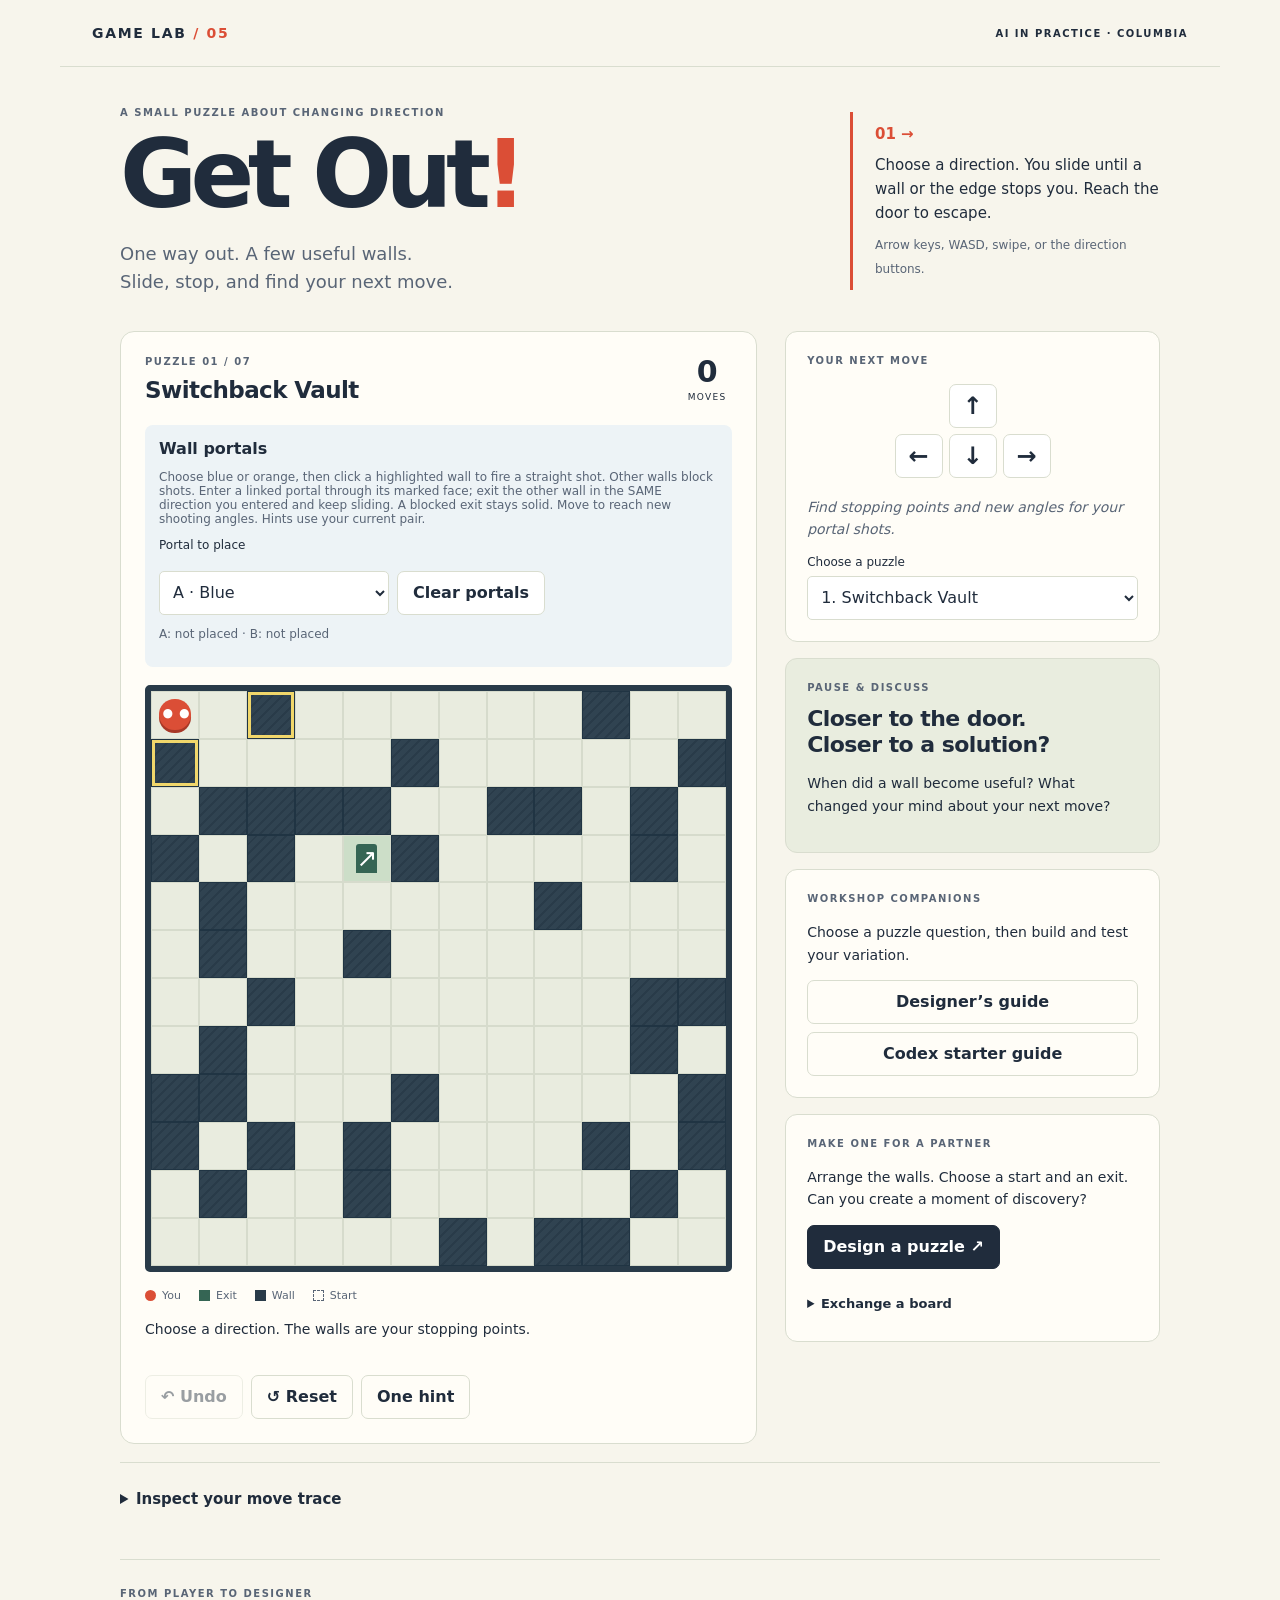
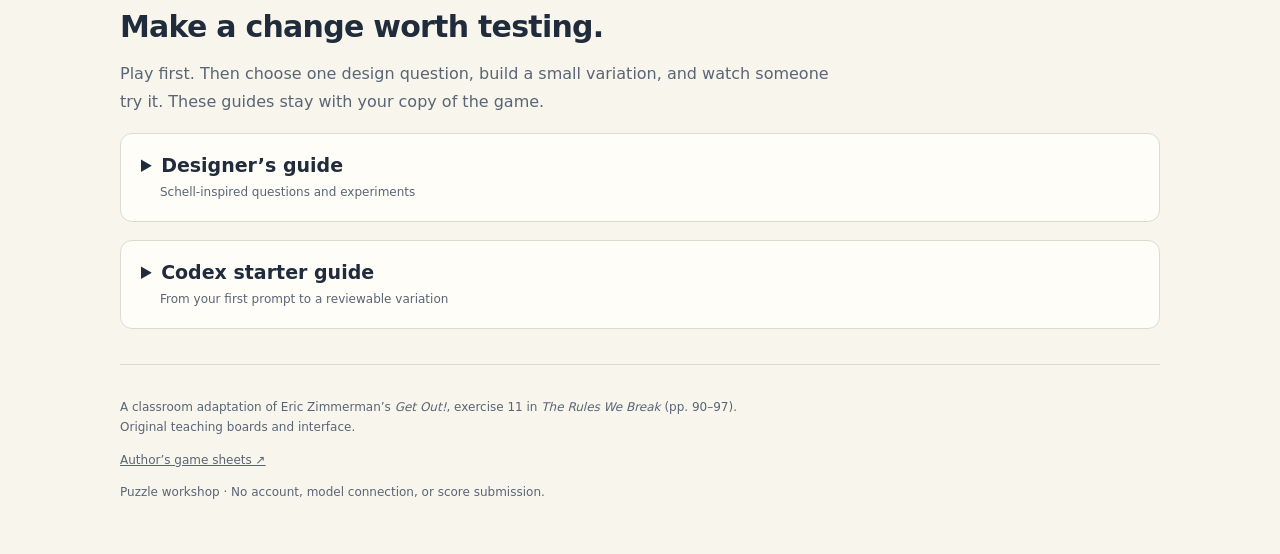
<file: minigames/submissions/nicoh-yay/get-out/index.html>
<!doctype html>
<html lang="en">
<head>
<meta charset="utf-8"><meta name="viewport" content="width=device-width,initial-scale=1">
<title>Get Out! · Wall portals</title>
<link rel="stylesheet" href="style.css">
<script src="engine.js?v=4" defer></script><script src="levels.js?v=3" defer></script><script src="app.js?v=4" defer></script>
</head>
<body>
<header class="masthead"><a class="brand" href="./">GAME LAB <span>/ 05</span></a><span class="course">AI IN PRACTICE · COLUMBIA</span></header>
<main>
<section class="intro"><div><p class="eyebrow">A SMALL PUZZLE ABOUT CHANGING DIRECTION</p><h1>Get Out<span>!</span></h1><p class="lede">One way out. A few useful walls.<br>Slide, stop, and find your next move.</p></div><div class="rule-card"><span class="rule-number">01 →</span><p>Choose a direction. You slide until a wall or the edge stops you. Reach the door to escape.</p><small>Arrow keys, WASD, swipe, or the direction buttons.</small></div></section>
<div class="workspace">
<section class="play-panel" aria-label="Puzzle play area">
<div class="board-heading"><div><p class="eyebrow" id="level-number">PUZZLE 01 / 04</p><h2 id="level-title">Find your feet</h2></div><div class="counter"><strong id="moves">0</strong><span>MOVES</span></div></div>
<section id="portal-controls" aria-label="Portal controls"><strong>Wall portals</strong><p class="small">Choose blue or orange, then click a highlighted wall to fire a straight shot. Other walls block shots. Enter a linked portal through its marked face; exit the other wall in the SAME direction you entered and keep sliding. A blocked exit stays solid. Move to reach new shooting angles. Hints use your current pair.</p><label for="portal-slot">Portal to place</label><select id="portal-slot"><option value="0">A · Blue</option><option value="1">B · Orange</option></select><button id="clear-portals">Clear portals</button><p id="portal-summary" class="small"></p></section><div id="board" class="board" tabindex="0" role="group" aria-label="Puzzle board. Use arrow keys to move."></div>
<div class="legend"><span><i class="you-key"></i>You</span><span><i class="exit-key"></i>Exit</span><span><i class="wall-key"></i>Wall</span><span><i class="start-key"></i>Start</span></div>
<p id="status" role="status" aria-live="polite">Find a stopping point that helps you reach the exit.</p>
<div class="play-actions"><button id="undo" class="secondary">↶ Undo</button><button id="reset" class="secondary">↺ Reset</button><button id="hint" class="secondary">One hint</button><button id="next" class="primary" hidden>Next puzzle →</button></div>
</section>
<aside>
<section class="side-card"><p class="eyebrow">YOUR NEXT MOVE</p><div class="dpad" aria-label="Direction controls"><button data-move="up" aria-label="Move up">↑</button><button data-move="left" aria-label="Move left">←</button><button data-move="down" aria-label="Move down">↓</button><button data-move="right" aria-label="Move right">→</button></div><p id="prompt" class="thought"></p><label for="levels">Choose a puzzle</label><select id="levels"></select></section>
<section class="side-card discussion"><p class="eyebrow">PAUSE & DISCUSS</p><h3>Closer to the door.<br>Closer to a solution?</h3><p>When did a wall become useful? What changed your mind about your next move?</p></section>
<section class="side-card"><p class="eyebrow">WORKSHOP COMPANIONS</p><p>Choose a puzzle question, then build and test your variation.</p><div class="guide-buttons"><button class="secondary" data-guide="designers-guide">Designer’s guide</button><button class="secondary" data-guide="codex-guide">Codex starter guide</button></div></section>
<section class="side-card"><p class="eyebrow">MAKE ONE FOR A PARTNER</p><p>Arrange the walls. Choose a start and an exit. Can you create a moment of discovery?</p><button id="edit" class="primary">Design a puzzle ↗</button>
<div id="editor" hidden><fieldset><legend>Paint a square</legend><div class="tools"><label><input type="radio" name="tool" value="#" checked> Wall</label><label><input type="radio" name="tool" value="."> Clear</label><label><input type="radio" name="tool" value="S"> Start</label><label><input type="radio" name="tool" value="E"> Exit</label></div></fieldset><p class="small">Tap the board to paint. Placing a start or exit moves the previous one.</p><button id="blank" class="secondary">Clear board</button><button id="play-custom" class="primary">Check & play</button><button id="cancel-edit" class="secondary">Cancel</button></div>
<details id="exchange"><summary>Exchange a board</summary><label for="board-code">Board code: S = start, E = exit, # = wall, . = floor</label><textarea id="board-code" rows="7" spellcheck="false"></textarea><div class="code-actions"><button id="export" class="secondary">Get current code</button><button id="import" class="secondary">Load code</button></div><p class="small">Copy the code to a partner. Load their code to play it. Boards must be rectangular and solvable.</p></details></section>
</aside>
</div>
<details class="trace"><summary>Inspect your move trace</summary><p>Compare what you tried with what the game did. Blocked moves are recorded but do not add to the move count.</p><ol id="trace-list"><li>No moves yet.</li></ol><button id="download" class="secondary">Download trace (JSON)</button></details>
<section class="workshop-guides" aria-label="Workshop guides">
<p class="eyebrow">FROM PLAYER TO DESIGNER</p>
<h2>Make a change worth testing.</h2>
<p class="guide-intro">Play first. Then choose one design question, build a small variation, and watch someone try it. These guides stay with your copy of the game.</p>
<details id="designers-guide" class="workshop-guide">
<summary>Designer’s guide <span>Schell-inspired questions and experiments</span></summary>
<div class="guide-content">
<p>Use these questions to investigate your puzzle. In Jesse Schell’s <em>The Art of Game Design</em>, third edition, puzzles are in <strong>Chapter 14, with Lens 58: The Puzzle</strong>. Chapter 13 concerns balance. These are original classroom applications of his principles, not excerpts from the book.</p>
<div class="guide-callout"><strong>Start with a prediction.</strong><p>“If I change ___, I expect a player to ___ because ___.” Name something you could observe that would make you question your prediction. Change one thing before adding more.</p></div>
<div class="principle-grid">
<article class="principle-card"><p class="eyebrow">01 · A CLEAR GOAL</p><h3>Can the player tell what success means?</h3><p><strong>Try:</strong> revise the exit marker or the opening instruction.</p><p><strong>Watch:</strong> ask a new player what they are trying to accomplish before their first move.</p></article>
<article class="principle-card"><p class="eyebrow">02 · AN ACCESSIBLE START</p><h3>What can one move teach?</h3><p><strong>Try:</strong> a tiny introductory board that demonstrates sliding and stopping.</p><p><strong>Watch:</strong> can the player predict where the next move will end without your explanation?</p></article>
<article class="principle-card"><p class="eyebrow">03 · VISIBLE PROGRESS</p><h3>What has the player learned so far?</h3><p><strong>Try:</strong> mark visited stopping positions as an exploration record.</p><p><strong>Watch:</strong> does that record inform a decision? Being nearer the door does not necessarily mean being nearer a solution.</p></article>
<article class="principle-card"><p class="eyebrow">04 · CONFIDENCE IN A SOLUTION</p><h3>Why believe a route exists?</h3><p><strong>Try:</strong> a solver-verified assurance or a clue about a reachable stopping point.</p><p><strong>Watch:</strong> when does the player stop guessing? Distinguish solvability from the start from solvability at the current position.</p></article>
<article class="principle-card"><p class="eyebrow">05 · A LEARNING SEQUENCE</p><h3>What prepares the player for the next board?</h3><p><strong>Try:</strong> three boards that introduce, vary, and combine an idea.</p><p><strong>Watch:</strong> can the player use that idea on a new board? A longer shortest path alone does not prove greater difficulty.</p></article>
<article class="principle-card"><p class="eyebrow">06 · PARALLEL CHALLENGES</p><h3>What else could someone try when stuck?</h3><p><strong>Try:</strong> offer a choice of two puzzles with a way to return.</p><p><strong>Watch:</strong> does switching help the player discover an idea, or leave them unsure where to begin?</p></article>
<article class="principle-card"><p class="eyebrow">07 · COMBINING IDEAS</p><h3>Can two small discoveries solve a larger puzzle?</h3><p><strong>Try:</strong> two short teaching boards and a third requiring both ideas.</p><p><strong>Watch:</strong> ask which earlier discovery helped. Look for transfer rather than repeated trial and error.</p></article>
<article class="principle-card"><p class="eyebrow">08 · USEFUL HINTS</p><h3>What is the smallest helpful nudge?</h3><p><strong>Try:</strong> an optional question, then a relevant feature, then the next move.</p><p><strong>Watch:</strong> record the hint level requested. Can the player explain their next decision afterward?</p></article>
<article class="principle-card"><p class="eyebrow">09 · LEARNING FROM AN ANSWER</p><h3>What could revealing a solution teach?</h3><p><strong>Try:</strong> a clearly labeled, optional walkthrough followed by a new board using the same idea.</p><p><strong>Watch:</strong> can the player apply what they saw? Keep a hint distinct from a full reveal.</p></article>
<article class="principle-card"><p class="eyebrow">10 · A CHANGE IN PERSPECTIVE</p><h3>When does a surprising insight feel fair?</h3><p><strong>Try:</strong> a board whose solution begins by moving away from the exit.</p><p><strong>Watch:</strong> what assumption changes? Ask whether the discovery felt satisfying or arbitrary, and why.</p></article>
</div>
<div class="guide-columns">
<section><h3>Watch someone play</h3><ol><li>Give a neighbor the game and its on-screen instructions. Observe without coaching.</li><li>Record the board, version, order, hints, resets, completion, and one revealing action or remark. Use anonymous labels.</li><li>Ask “What were you trying to do?” and “What changed your understanding?”</li><li>Compare the observation with your prediction, note a limitation, and revise one thing.</li></ol></section>
<section><h3>Keep the evidence honest</h3><p>A faster second solve may reflect remembering the solution. Use different players or alternate the order across pairs; use comparable new boards to examine transfer.</p><p>Rule tests establish specified behavior. The solver establishes reachability. Human play and conversation provide evidence about understanding and experience. A tiny classroom sample remains exploratory.</p><p>Use the editor to try original boards, Check &amp; play to verify reachability, and Exchange a board to trade with a partner. The move trace records actions, not feelings.</p></section>
</div>
<p class="guide-footnote">Choose one exercise in the repository’s <code>minigames/EXERCISES.md</code>. Record your experiment in your own game folder. The shared reference stays available for comparison.</p>
</div>
</details>
<details id="codex-guide" class="workshop-guide">
<summary>Codex starter guide <span>From your first prompt to a reviewable variation</span></summary>
<div class="guide-content">
<p>Use Codex as your building assistant. You choose the design question, inspect the change, and interpret the human playtest. This browser game itself needs no account or model connection.</p>
<ol class="starter-steps">
<li><h3>Play first, then exchange puzzles</h3><p>Try Get Out yourself. Then choose <strong>Design a puzzle</strong>, arrange a board, and choose <strong>Check &amp; play</strong>. Use <strong>Exchange a board → Get current code</strong> to share it with a neighbor. Paste their code and choose <strong>Load code</strong>.</p><p>Watch each other play without coaching. What changed your understanding? Use the Designer’s guide to choose one thing you want to change. Keep your board code if you want to use it later.</p></li>
<li><h3>Ask Codex to make it yours</h3><p>Open the class <code>game-dev-f26</code> project in Codex and paste this:</p><blockquote>Use the minigame-variation skill to help me make my own Get Out. Use my signed-in GitHub account and set up my branch and game folder automatically. After playing my neighbor’s puzzle, I want to change: [your idea]. Make one small change, test it, and show me how to play my version.</blockquote><p>Include your board code if you want to keep the puzzle you designed. If you are undecided, describe what you observed and ask Codex to help choose a change. Hints are just one possible experiment.</p><p>Codex gets your login from GitHub, creates your branch and game folder, and runs the checks. You do not need to type your username, run setup commands, or install a separate plugin. If the skill is not found, tell Codex to read <code>.agents/skills/minigame-variation/SKILL.md</code>.</p></li>
<li><h3>Play the change and keep what you learn</h3><p>Play your version, then trade with a neighbor again. Tell Codex what actually happened and what you want to revise. You supply the design decisions and interpretation; Codex can record your words and the checks it ran.</p><p>When you want to save it for review, say:</p><blockquote>Review my variation and prepare a draft pull request to the class repository. Include only my game folder. Record what we tested and leave missing human observations unfinished.</blockquote><p>Codex handles the review, commit, branch push, and draft PR. The instructor reviews and merges it later. Your game appears in the shared gallery after merging.</p></li>
</ol>
<details class="setup-help"><summary>If setup gets in the way</summary><p>Ask a TA and keep playing while access is fixed. Building needs the full class checkout, Codex, a signed-in GitHub CLI, Python 3.11+, and Node 22+. The instructor/TA checks these before class. A downloaded game or gallery is enough to play, but it does not contain the full development tools.</p><p>Use the course’s <a href="https://learn.chatgpt.com/docs/codex/cli" target="_blank" rel="noreferrer">Codex CLI instructions</a> or <a href="https://openai.com/codex/" target="_blank" rel="noreferrer">native app</a> for installation. Existing work should be preserved. The repository’s <code>minigames/STUDENT-GUIDE.md</code> has the same short workflow.</p></details>
<div class="guide-callout"><strong>Tonight is practice, with no new submission due.</strong><p>The Motivation Atlas minigame remains due October 18 and follows its own repository instructions. A Get Out PR does not automatically complete that assignment. Transfer the workflow to your midterm using its own source material and project rules; building-assistant access is separate from configuring a model that plays your game.</p></div>
</div>
</details>
</section>

<footer><p>A classroom adaptation of Eric Zimmerman’s <em>Get Out!</em>, exercise 11 in <em>The Rules We Break</em> (pp. 90–97). Original teaching boards and interface.</p><a href="https://theruleswebreak.com/gamesheets.html" target="_blank" rel="noreferrer">Author’s game sheets ↗</a><p class="small">Puzzle workshop · No account, model connection, or score submission.</p></footer>
</main>
</body></html>
</file>
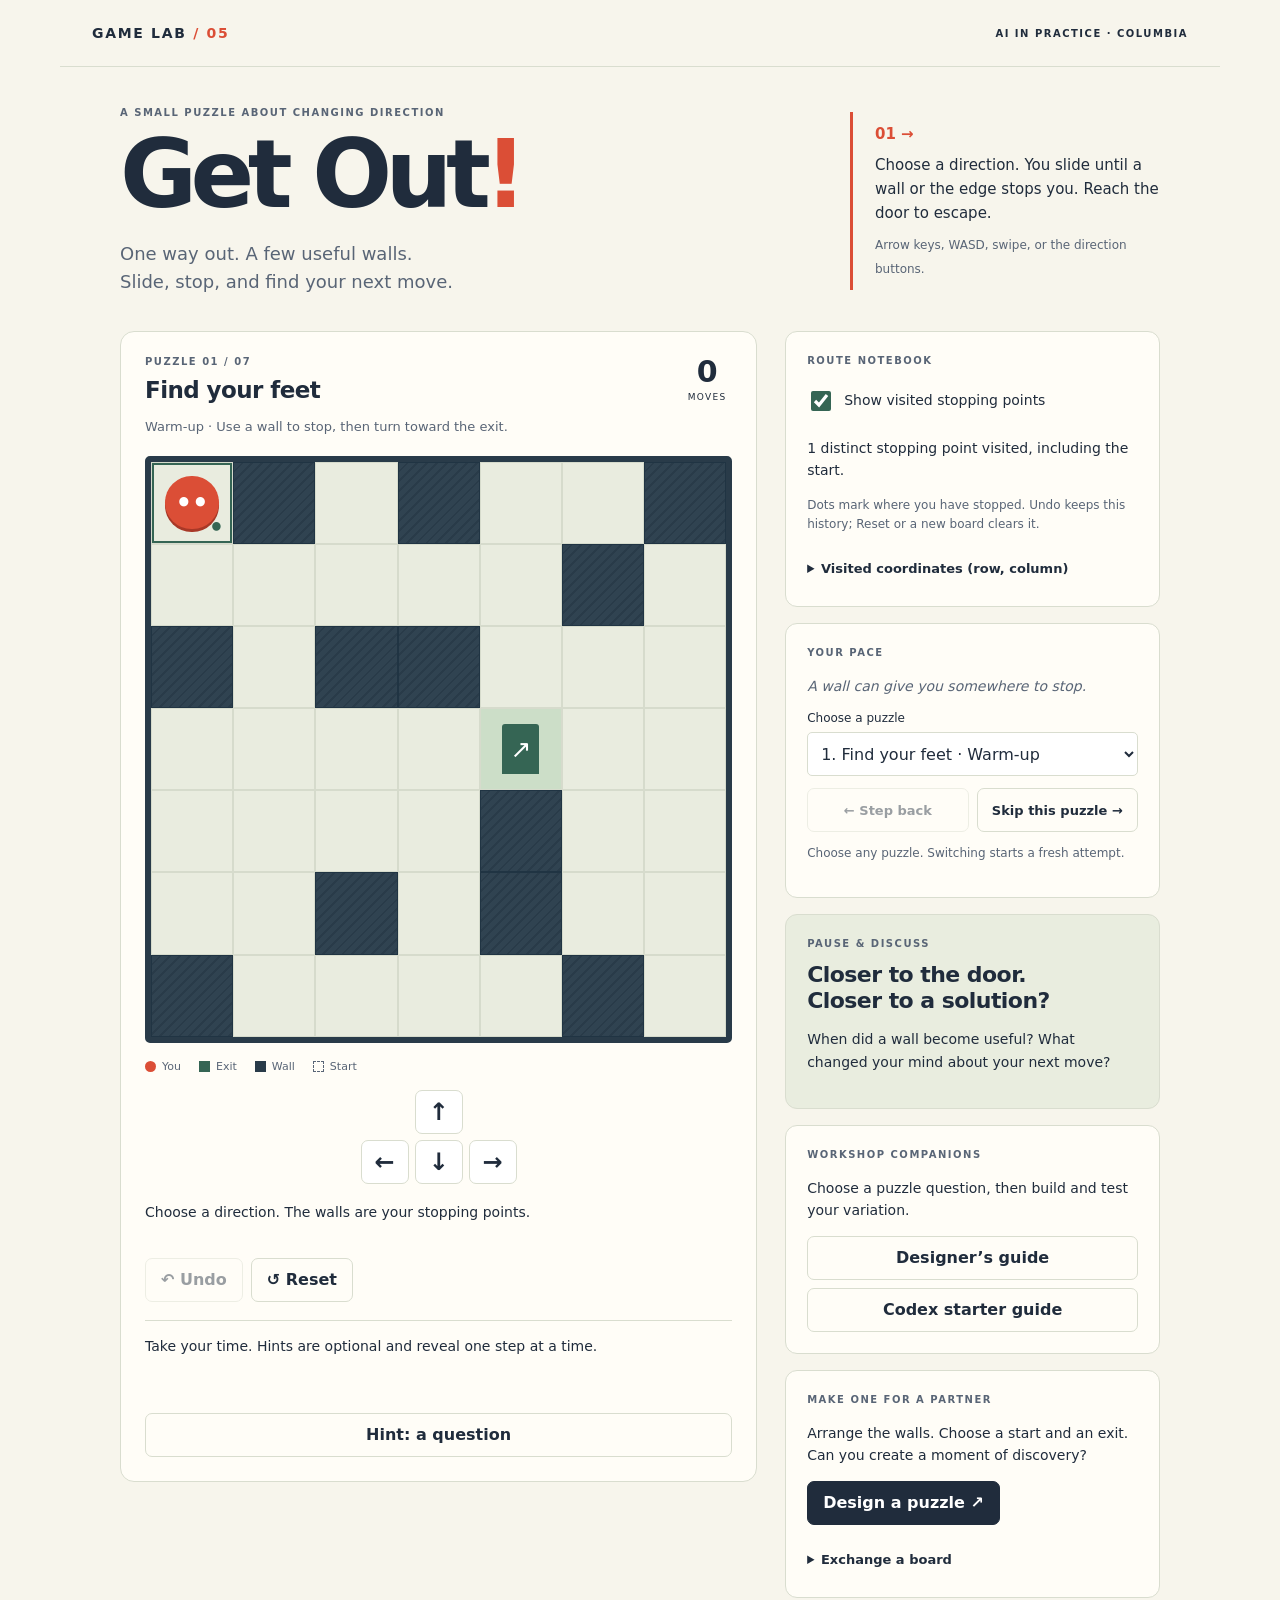
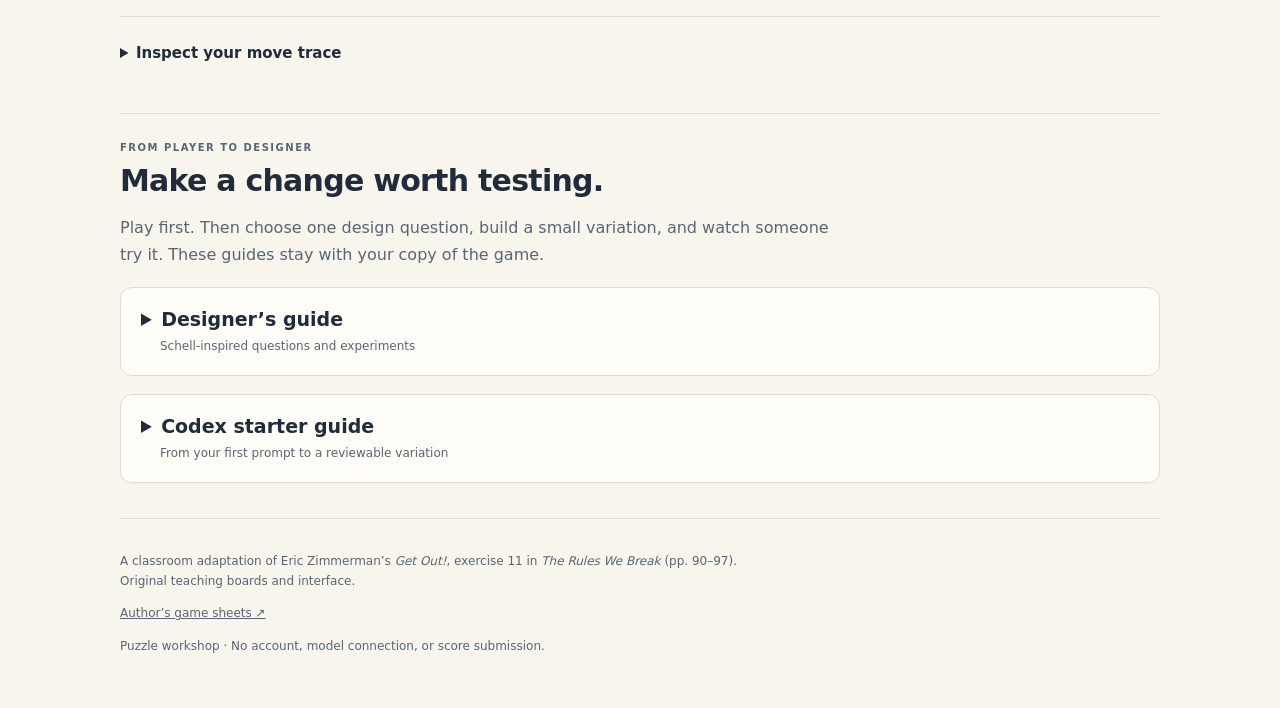
<file: minigames/submissions/raycarllei/get-out/index.html>
<!doctype html>
<html lang="en">
<head>
<meta charset="utf-8"><meta name="viewport" content="width=device-width,initial-scale=1">
<title>Get Out! · Gradual challenge</title>
<link rel="stylesheet" href="style.css">
<script src="engine.js" defer></script><script src="levels.js" defer></script><script src="notebook.js" defer></script><script src="pacing.js" defer></script><script src="app.js" defer></script>
</head>
<body>
<header class="masthead"><a class="brand" href="./">GAME LAB <span>/ 05</span></a><span class="course">AI IN PRACTICE · COLUMBIA</span></header>
<main>
<section class="intro"><div><p class="eyebrow">A SMALL PUZZLE ABOUT CHANGING DIRECTION</p><h1>Get Out<span>!</span></h1><p class="lede">One way out. A few useful walls.<br>Slide, stop, and find your next move.</p></div><div class="rule-card"><span class="rule-number">01 →</span><p>Choose a direction. You slide until a wall or the edge stops you. Reach the door to escape.</p><small>Arrow keys, WASD, swipe, or the direction buttons.</small></div></section>
<div class="workspace">
<section class="play-panel" aria-label="Puzzle play area">
<div class="board-heading"><div><p class="eyebrow" id="level-number">PUZZLE 01 / 07</p><h2 id="level-title">Find your feet</h2></div><div class="counter"><strong id="moves">0</strong><span>MOVES</span></div></div>
<p id="level-lesson" class="level-lesson"></p>
<div id="board" class="board" tabindex="0" role="group" aria-label="Puzzle board. Use arrow keys to move."></div>
<div class="legend"><span><i class="you-key"></i>You</span><span><i class="exit-key"></i>Exit</span><span><i class="wall-key"></i>Wall</span><span><i class="start-key"></i>Start</span></div>
<div class="dpad" aria-label="Direction controls"><button data-move="up" aria-label="Move up">↑</button><button data-move="left" aria-label="Move left">←</button><button data-move="down" aria-label="Move down">↓</button><button data-move="right" aria-label="Move right">→</button></div>
<p id="status" role="status" aria-live="polite">Find a stopping point that helps you reach the exit.</p>
<div class="play-actions"><button id="undo" class="secondary">↶ Undo</button><button id="reset" class="secondary">↺ Reset</button><button id="next" class="primary" hidden>Next puzzle →</button></div>
<section id="hint-panel" class="hint-panel" aria-label="Optional puzzle hints"><p id="hint-message" role="status" aria-live="polite"></p><button id="hint" class="secondary">Hint: a question</button></section>
</section>
<aside>
<section class="side-card notebook-panel" aria-label="Exploration notebook">
<p class="eyebrow">ROUTE NOTEBOOK</p>
<label class="notebook-control"><input id="notebook-toggle" type="checkbox" checked> Show visited stopping points</label>
<div id="notebook-details"><p id="notebook-count" role="status" aria-live="polite"></p><p id="notebook-feedback" class="notebook-feedback" hidden>Undo kept your explored stops. The dots remember where you have been.</p><p class="small">Dots mark where you have stopped. Undo keeps this history; Reset or a new board clears it.</p><details><summary>Visited coordinates (row, column)</summary><p id="notebook-stops" class="small"></p></details></div>
</section>
<section class="side-card"><p class="eyebrow">YOUR PACE</p><p id="prompt" class="thought"></p><label for="levels">Choose a puzzle</label><select id="levels"></select><div class="pacing-actions"><button id="previous" class="secondary">← Step back</button><button id="skip" class="secondary">Skip this puzzle →</button></div><p class="small">Choose any puzzle. Switching starts a fresh attempt.</p></section>
<section class="side-card discussion"><p class="eyebrow">PAUSE & DISCUSS</p><h3>Closer to the door.<br>Closer to a solution?</h3><p>When did a wall become useful? What changed your mind about your next move?</p></section>
<section class="side-card"><p class="eyebrow">WORKSHOP COMPANIONS</p><p>Choose a puzzle question, then build and test your variation.</p><div class="guide-buttons"><button class="secondary" data-guide="designers-guide">Designer’s guide</button><button class="secondary" data-guide="codex-guide">Codex starter guide</button></div></section>
<section class="side-card"><p class="eyebrow">MAKE ONE FOR A PARTNER</p><p>Arrange the walls. Choose a start and an exit. Can you create a moment of discovery?</p><button id="edit" class="primary">Design a puzzle ↗</button>
<div id="editor" hidden><fieldset><legend>Paint a square</legend><div class="tools"><label><input type="radio" name="tool" value="#" checked> Wall</label><label><input type="radio" name="tool" value="."> Clear</label><label><input type="radio" name="tool" value="S"> Start</label><label><input type="radio" name="tool" value="E"> Exit</label></div></fieldset><p class="small">Tap the board to paint. Placing a start or exit moves the previous one.</p><button id="blank" class="secondary">Clear board</button><button id="play-custom" class="primary">Check & play</button><button id="cancel-edit" class="secondary">Cancel</button></div>
<details id="exchange"><summary>Exchange a board</summary><label for="board-code">Board code: S = start, E = exit, # = wall, . = floor</label><textarea id="board-code" rows="7" spellcheck="false"></textarea><div class="code-actions"><button id="export" class="secondary">Get current code</button><button id="import" class="secondary">Load code</button></div><p class="small">Copy the code to a partner. Load their code to play it. Boards must be rectangular and solvable.</p></details></section>
</aside>
</div>
<details class="trace"><summary>Inspect your move trace</summary><p>Compare what you tried with what the game did. Blocked moves are recorded but do not add to the move count.</p><ol id="trace-list"><li>No moves yet.</li></ol><button id="download" class="secondary">Download trace (JSON)</button></details>
<section class="workshop-guides" aria-label="Workshop guides">
<p class="eyebrow">FROM PLAYER TO DESIGNER</p>
<h2>Make a change worth testing.</h2>
<p class="guide-intro">Play first. Then choose one design question, build a small variation, and watch someone try it. These guides stay with your copy of the game.</p>
<details id="designers-guide" class="workshop-guide">
<summary>Designer’s guide <span>Schell-inspired questions and experiments</span></summary>
<div class="guide-content">
<p>Use these questions to investigate your puzzle. In Jesse Schell’s <em>The Art of Game Design</em>, third edition, puzzles are in <strong>Chapter 14, with Lens 58: The Puzzle</strong>. Chapter 13 concerns balance. These are original classroom applications of his principles, not excerpts from the book.</p>
<div class="guide-callout"><strong>Start with a prediction.</strong><p>“If I change ___, I expect a player to ___ because ___.” Name something you could observe that would make you question your prediction. Change one thing before adding more.</p></div>
<div class="principle-grid">
<article class="principle-card"><p class="eyebrow">01 · A CLEAR GOAL</p><h3>Can the player tell what success means?</h3><p><strong>Try:</strong> revise the exit marker or the opening instruction.</p><p><strong>Watch:</strong> ask a new player what they are trying to accomplish before their first move.</p></article>
<article class="principle-card"><p class="eyebrow">02 · AN ACCESSIBLE START</p><h3>What can one move teach?</h3><p><strong>Try:</strong> a tiny introductory board that demonstrates sliding and stopping.</p><p><strong>Watch:</strong> can the player predict where the next move will end without your explanation?</p></article>
<article class="principle-card"><p class="eyebrow">03 · VISIBLE PROGRESS</p><h3>What has the player learned so far?</h3><p><strong>Try:</strong> mark visited stopping positions as an exploration record.</p><p><strong>Watch:</strong> does that record inform a decision? Being nearer the door does not necessarily mean being nearer a solution.</p></article>
<article class="principle-card"><p class="eyebrow">04 · CONFIDENCE IN A SOLUTION</p><h3>Why believe a route exists?</h3><p><strong>Try:</strong> a solver-verified assurance or a clue about a reachable stopping point.</p><p><strong>Watch:</strong> when does the player stop guessing? Distinguish solvability from the start from solvability at the current position.</p></article>
<article class="principle-card"><p class="eyebrow">05 · A LEARNING SEQUENCE</p><h3>What prepares the player for the next board?</h3><p><strong>Try:</strong> three boards that introduce, vary, and combine an idea.</p><p><strong>Watch:</strong> can the player use that idea on a new board? A longer shortest path alone does not prove greater difficulty.</p></article>
<article class="principle-card"><p class="eyebrow">06 · PARALLEL CHALLENGES</p><h3>What else could someone try when stuck?</h3><p><strong>Try:</strong> offer a choice of two puzzles with a way to return.</p><p><strong>Watch:</strong> does switching help the player discover an idea, or leave them unsure where to begin?</p></article>
<article class="principle-card"><p class="eyebrow">07 · COMBINING IDEAS</p><h3>Can two small discoveries solve a larger puzzle?</h3><p><strong>Try:</strong> two short teaching boards and a third requiring both ideas.</p><p><strong>Watch:</strong> ask which earlier discovery helped. Look for transfer rather than repeated trial and error.</p></article>
<article class="principle-card"><p class="eyebrow">08 · USEFUL HINTS</p><h3>What is the smallest helpful nudge?</h3><p><strong>Try:</strong> an optional question, then a relevant feature, then the next move.</p><p><strong>Watch:</strong> record the hint level requested. Can the player explain their next decision afterward?</p></article>
<article class="principle-card"><p class="eyebrow">09 · LEARNING FROM AN ANSWER</p><h3>What could revealing a solution teach?</h3><p><strong>Try:</strong> a clearly labeled, optional walkthrough followed by a new board using the same idea.</p><p><strong>Watch:</strong> can the player apply what they saw? Keep a hint distinct from a full reveal.</p></article>
<article class="principle-card"><p class="eyebrow">10 · A CHANGE IN PERSPECTIVE</p><h3>When does a surprising insight feel fair?</h3><p><strong>Try:</strong> a board whose solution begins by moving away from the exit.</p><p><strong>Watch:</strong> what assumption changes? Ask whether the discovery felt satisfying or arbitrary, and why.</p></article>
</div>
<div class="guide-columns">
<section><h3>Watch someone play</h3><ol><li>Give a neighbor the game and its on-screen instructions. Observe without coaching.</li><li>Record the board, version, order, hints, resets, completion, and one revealing action or remark. Use anonymous labels.</li><li>Ask “What were you trying to do?” and “What changed your understanding?”</li><li>Compare the observation with your prediction, note a limitation, and revise one thing.</li></ol></section>
<section><h3>Keep the evidence honest</h3><p>A faster second solve may reflect remembering the solution. Use different players or alternate the order across pairs; use comparable new boards to examine transfer.</p><p>Rule tests establish specified behavior. The solver establishes reachability. Human play and conversation provide evidence about understanding and experience. A tiny classroom sample remains exploratory.</p><p>Use the editor to try original boards, Check &amp; play to verify reachability, and Exchange a board to trade with a partner. The move trace records actions, not feelings.</p></section>
</div>
<p class="guide-footnote">Choose one exercise in the repository’s <code>minigames/EXERCISES.md</code>. Record your experiment in your own game folder. The shared reference stays available for comparison.</p>
</div>
</details>
<details id="codex-guide" class="workshop-guide">
<summary>Codex starter guide <span>From your first prompt to a reviewable variation</span></summary>
<div class="guide-content">
<p>Use Codex as your building assistant. You choose the design question, inspect the change, and interpret the human playtest. This browser game itself needs no account or model connection.</p>
<ol class="starter-steps">
<li><h3>Play first, then exchange puzzles</h3><p>Try Get Out yourself. Then choose <strong>Design a puzzle</strong>, arrange a board, and choose <strong>Check &amp; play</strong>. Use <strong>Exchange a board → Get current code</strong> to share it with a neighbor. Paste their code and choose <strong>Load code</strong>.</p><p>Watch each other play without coaching. What changed your understanding? Use the Designer’s guide to choose one thing you want to change. Keep your board code if you want to use it later.</p></li>
<li><h3>Ask Codex to make it yours</h3><p>Open the class <code>game-dev-f26</code> project in Codex and paste this:</p><blockquote>Use the minigame-variation skill to help me make my own Get Out. Use my signed-in GitHub account and set up my branch and game folder automatically. After playing my neighbor’s puzzle, I want to change: [your idea]. Make one small change, test it, and show me how to play my version.</blockquote><p>Include your board code if you want to keep the puzzle you designed. If you are undecided, describe what you observed and ask Codex to help choose a change. Hints are just one possible experiment.</p><p>Codex gets your login from GitHub, creates your branch and game folder, and runs the checks. You do not need to type your username, run setup commands, or install a separate plugin. If the skill is not found, tell Codex to read <code>.agents/skills/minigame-variation/SKILL.md</code>.</p></li>
<li><h3>Play the change and keep what you learn</h3><p>Play your version, then trade with a neighbor again. Tell Codex what actually happened and what you want to revise. You supply the design decisions and interpretation; Codex can record your words and the checks it ran.</p><p>When you want to save it for review, say:</p><blockquote>Review my variation and prepare a draft pull request to the class repository. Include only my game folder. Record what we tested and leave missing human observations unfinished.</blockquote><p>Codex handles the review, commit, branch push, and draft PR. The instructor reviews and merges it later. Your game appears in the shared gallery after merging.</p></li>
</ol>
<details class="setup-help"><summary>If setup gets in the way</summary><p>Ask a TA and keep playing while access is fixed. Building needs the full class checkout, Codex, a signed-in GitHub CLI, Python 3.11+, and Node 22+. The instructor/TA checks these before class. A downloaded game or gallery is enough to play, but it does not contain the full development tools.</p><p>Use the course’s <a href="https://learn.chatgpt.com/docs/codex/cli" target="_blank" rel="noreferrer">Codex CLI instructions</a> or <a href="https://openai.com/codex/" target="_blank" rel="noreferrer">native app</a> for installation. Existing work should be preserved. The repository’s <code>minigames/STUDENT-GUIDE.md</code> has the same short workflow.</p></details>
<div class="guide-callout"><strong>Tonight is practice, with no new submission due.</strong><p>The Motivation Atlas minigame remains due October 18 and follows its own repository instructions. A Get Out PR does not automatically complete that assignment. Transfer the workflow to your midterm using its own source material and project rules; building-assistant access is separate from configuring a model that plays your game.</p></div>
</div>
</details>
</section>

<footer><p>A classroom adaptation of Eric Zimmerman’s <em>Get Out!</em>, exercise 11 in <em>The Rules We Break</em> (pp. 90–97). Original teaching boards and interface.</p><a href="https://theruleswebreak.com/gamesheets.html" target="_blank" rel="noreferrer">Author’s game sheets ↗</a><p class="small">Puzzle workshop · No account, model connection, or score submission.</p></footer>
</main>
</body></html>
</file>
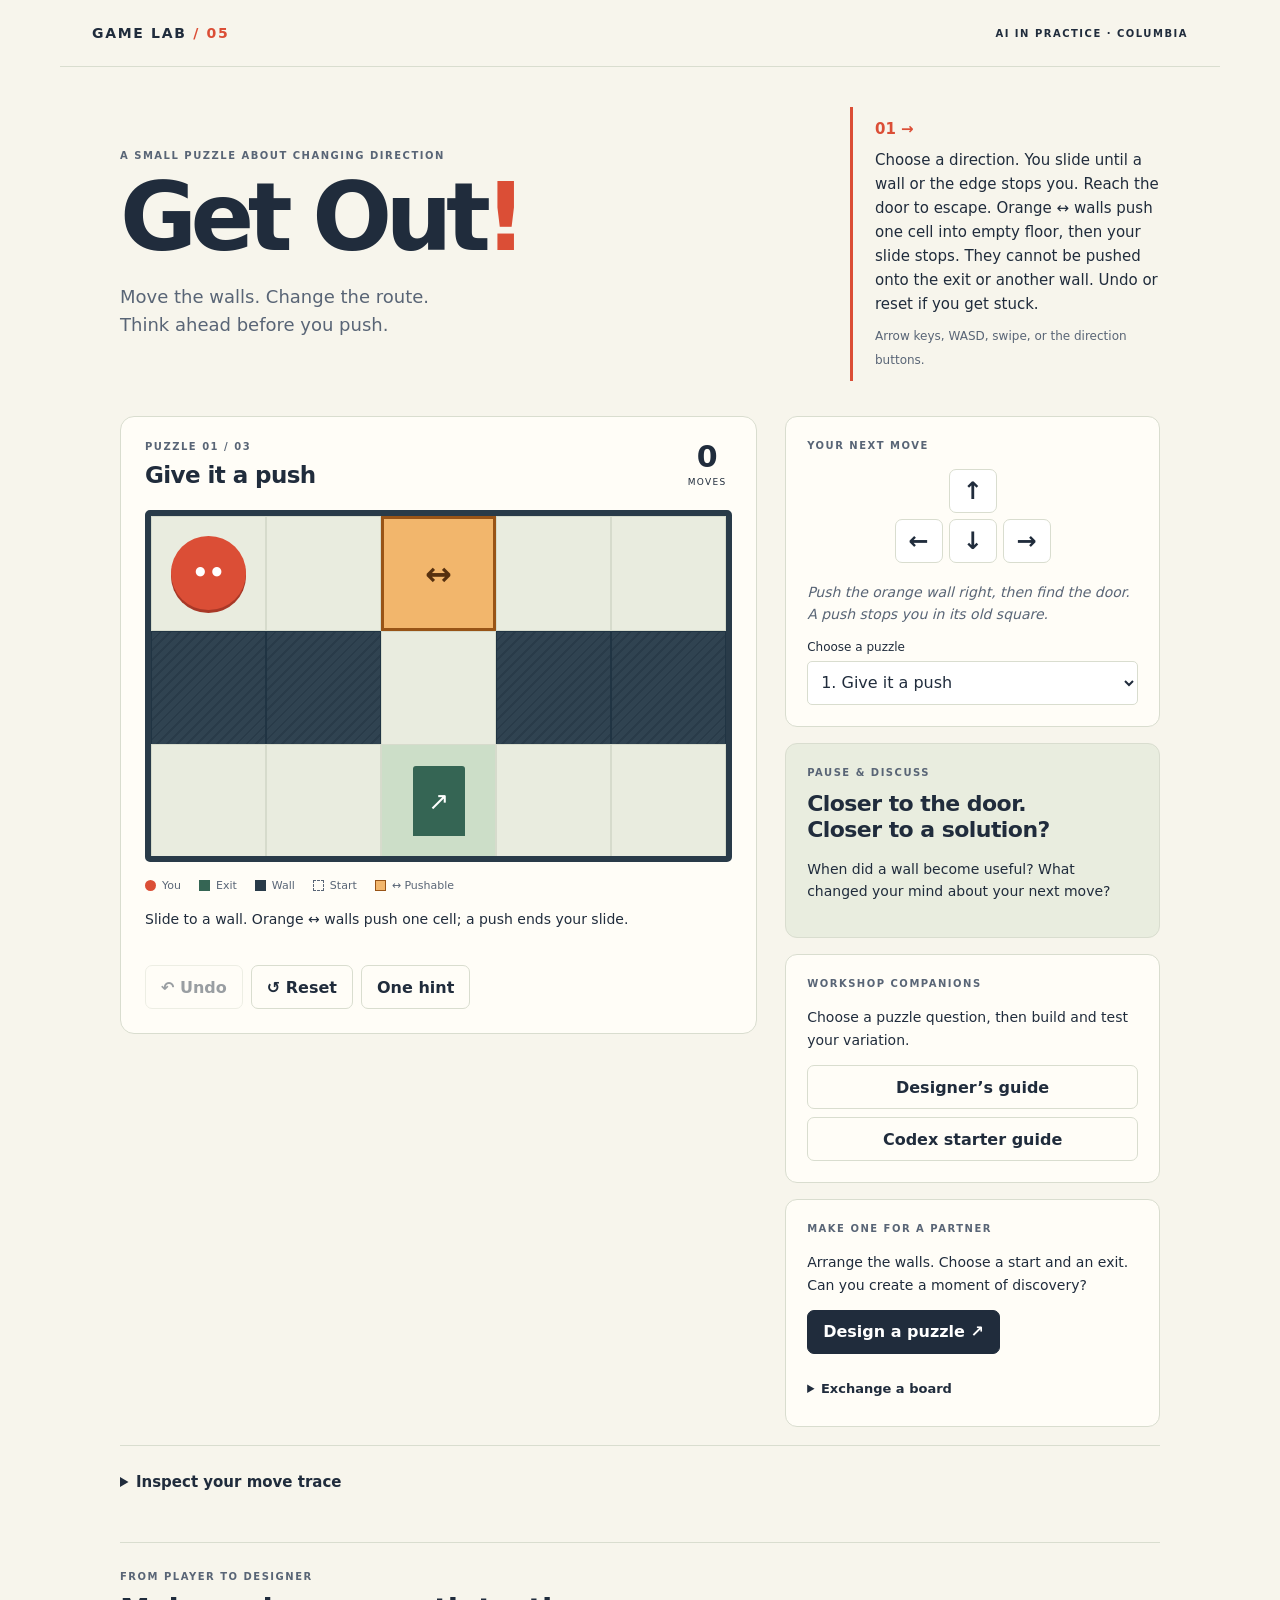
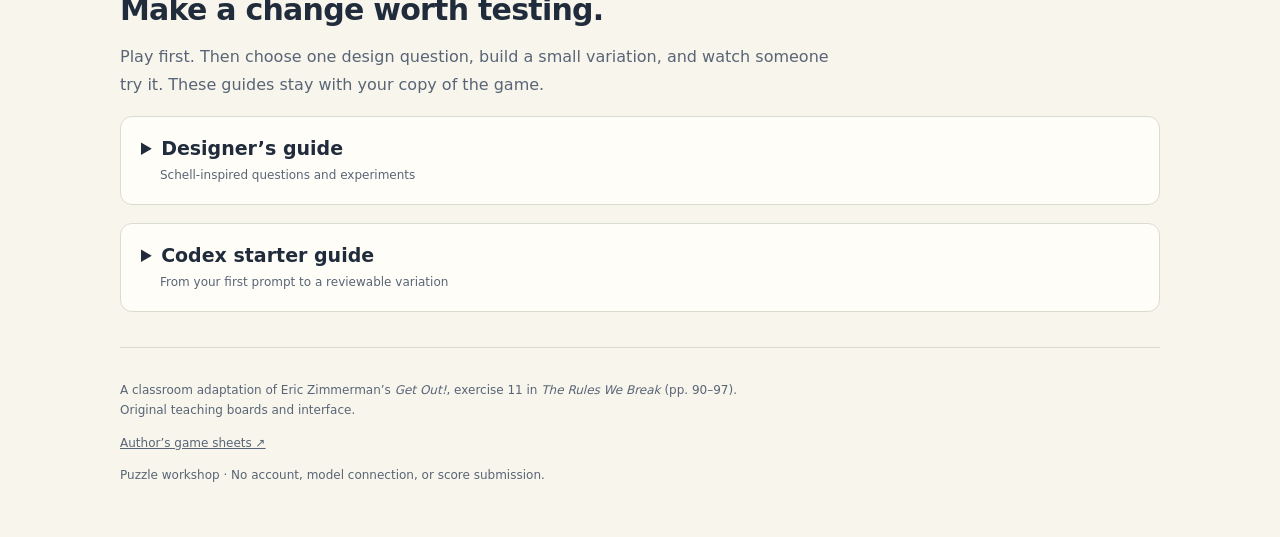
<file: minigames/submissions/rezhao/get-out/index.html>
<!doctype html>
<html lang="en">
<head>
<meta charset="utf-8"><meta name="viewport" content="width=device-width,initial-scale=1">
<title>Get Out! · Sliding walls</title>
<link rel="stylesheet" href="style.css">
<script src="engine.js" defer></script><script src="levels.js" defer></script><script src="app.js" defer></script>
</head>
<body>
<header class="masthead"><a class="brand" href="./">GAME LAB <span>/ 05</span></a><span class="course">AI IN PRACTICE · COLUMBIA</span></header>
<main>
<section class="intro"><div><p class="eyebrow">A SMALL PUZZLE ABOUT CHANGING DIRECTION</p><h1>Get Out<span>!</span></h1><p class="lede">Move the walls. Change the route.<br>Think ahead before you push.</p></div><div class="rule-card"><span class="rule-number">01 →</span><p>Choose a direction. You slide until a wall or the edge stops you. Reach the door to escape. Orange ↔ walls push one cell into empty floor, then your slide stops. They cannot be pushed onto the exit or another wall. Undo or reset if you get stuck.</p><small>Arrow keys, WASD, swipe, or the direction buttons.</small></div></section>
<div class="workspace">
<section class="play-panel" aria-label="Puzzle play area">
<div class="board-heading"><div><p class="eyebrow" id="level-number">PUZZLE 01 / 04</p><h2 id="level-title">Find your feet</h2></div><div class="counter"><strong id="moves">0</strong><span>MOVES</span></div></div>
<div id="board" class="board" tabindex="0" role="group" aria-label="Puzzle board. Use arrow keys to move."></div>
<div class="legend"><span><i class="you-key"></i>You</span><span><i class="exit-key"></i>Exit</span><span><i class="wall-key"></i>Wall</span><span><i class="start-key"></i>Start</span><span><i class="sliding-key"></i>↔ Pushable</span></div>
<p id="status" role="status" aria-live="polite">Find a stopping point that helps you reach the exit.</p>
<div class="play-actions"><button id="undo" class="secondary">↶ Undo</button><button id="reset" class="secondary">↺ Reset</button><button id="hint" class="secondary">One hint</button><button id="next" class="primary" hidden>Next puzzle →</button></div>
</section>
<aside>
<section class="side-card"><p class="eyebrow">YOUR NEXT MOVE</p><div class="dpad" aria-label="Direction controls"><button data-move="up" aria-label="Move up">↑</button><button data-move="left" aria-label="Move left">←</button><button data-move="down" aria-label="Move down">↓</button><button data-move="right" aria-label="Move right">→</button></div><p id="prompt" class="thought"></p><label for="levels">Choose a puzzle</label><select id="levels"></select></section>
<section class="side-card discussion"><p class="eyebrow">PAUSE & DISCUSS</p><h3>Closer to the door.<br>Closer to a solution?</h3><p>When did a wall become useful? What changed your mind about your next move?</p></section>
<section class="side-card"><p class="eyebrow">WORKSHOP COMPANIONS</p><p>Choose a puzzle question, then build and test your variation.</p><div class="guide-buttons"><button class="secondary" data-guide="designers-guide">Designer’s guide</button><button class="secondary" data-guide="codex-guide">Codex starter guide</button></div></section>
<section class="side-card"><p class="eyebrow">MAKE ONE FOR A PARTNER</p><p>Arrange the walls. Choose a start and an exit. Can you create a moment of discovery?</p><button id="edit" class="primary">Design a puzzle ↗</button>
<div id="editor" hidden><fieldset><legend>Paint a square</legend><div class="tools"><label><input type="radio" name="tool" value="#" checked> Wall</label><label><input type="radio" name="tool" value="W"> Sliding wall</label><label><input type="radio" name="tool" value="."> Clear</label><label><input type="radio" name="tool" value="S"> Start</label><label><input type="radio" name="tool" value="E"> Exit</label></div></fieldset><p class="small">Tap the board to paint. Placing a start or exit moves the previous one.</p><button id="blank" class="secondary">Clear board</button><button id="play-custom" class="primary">Check & play</button><button id="cancel-edit" class="secondary">Cancel</button></div>
<details id="exchange"><summary>Exchange a board</summary><label for="board-code">Board code: S = start, E = exit, # = fixed wall, W = sliding wall, . = floor (max 3 sliding walls)</label><textarea id="board-code" rows="7" spellcheck="false"></textarea><div class="code-actions"><button id="export" class="secondary">Get current code</button><button id="import" class="secondary">Load code</button></div><p class="small">Copy the code to a partner. Load their code to play it. Boards must be rectangular and solvable.</p></details></section>
</aside>
</div>
<details class="trace"><summary>Inspect your move trace</summary><p>Compare what you tried with what the game did. Blocked moves are recorded but do not add to the move count.</p><ol id="trace-list"><li>No moves yet.</li></ol><button id="download" class="secondary">Download trace (JSON)</button></details>
<section class="workshop-guides" aria-label="Workshop guides">
<p class="eyebrow">FROM PLAYER TO DESIGNER</p>
<h2>Make a change worth testing.</h2>
<p class="guide-intro">Play first. Then choose one design question, build a small variation, and watch someone try it. These guides stay with your copy of the game.</p>
<details id="designers-guide" class="workshop-guide">
<summary>Designer’s guide <span>Schell-inspired questions and experiments</span></summary>
<div class="guide-content">
<p>Use these questions to investigate your puzzle. In Jesse Schell’s <em>The Art of Game Design</em>, third edition, puzzles are in <strong>Chapter 14, with Lens 58: The Puzzle</strong>. Chapter 13 concerns balance. These are original classroom applications of his principles, not excerpts from the book.</p>
<div class="guide-callout"><strong>Start with a prediction.</strong><p>“If I change ___, I expect a player to ___ because ___.” Name something you could observe that would make you question your prediction. Change one thing before adding more.</p></div>
<div class="principle-grid">
<article class="principle-card"><p class="eyebrow">01 · A CLEAR GOAL</p><h3>Can the player tell what success means?</h3><p><strong>Try:</strong> revise the exit marker or the opening instruction.</p><p><strong>Watch:</strong> ask a new player what they are trying to accomplish before their first move.</p></article>
<article class="principle-card"><p class="eyebrow">02 · AN ACCESSIBLE START</p><h3>What can one move teach?</h3><p><strong>Try:</strong> a tiny introductory board that demonstrates sliding and stopping.</p><p><strong>Watch:</strong> can the player predict where the next move will end without your explanation?</p></article>
<article class="principle-card"><p class="eyebrow">03 · VISIBLE PROGRESS</p><h3>What has the player learned so far?</h3><p><strong>Try:</strong> mark visited stopping positions as an exploration record.</p><p><strong>Watch:</strong> does that record inform a decision? Being nearer the door does not necessarily mean being nearer a solution.</p></article>
<article class="principle-card"><p class="eyebrow">04 · CONFIDENCE IN A SOLUTION</p><h3>Why believe a route exists?</h3><p><strong>Try:</strong> a solver-verified assurance or a clue about a reachable stopping point.</p><p><strong>Watch:</strong> when does the player stop guessing? Distinguish solvability from the start from solvability at the current position.</p></article>
<article class="principle-card"><p class="eyebrow">05 · A LEARNING SEQUENCE</p><h3>What prepares the player for the next board?</h3><p><strong>Try:</strong> three boards that introduce, vary, and combine an idea.</p><p><strong>Watch:</strong> can the player use that idea on a new board? A longer shortest path alone does not prove greater difficulty.</p></article>
<article class="principle-card"><p class="eyebrow">06 · PARALLEL CHALLENGES</p><h3>What else could someone try when stuck?</h3><p><strong>Try:</strong> offer a choice of two puzzles with a way to return.</p><p><strong>Watch:</strong> does switching help the player discover an idea, or leave them unsure where to begin?</p></article>
<article class="principle-card"><p class="eyebrow">07 · COMBINING IDEAS</p><h3>Can two small discoveries solve a larger puzzle?</h3><p><strong>Try:</strong> two short teaching boards and a third requiring both ideas.</p><p><strong>Watch:</strong> ask which earlier discovery helped. Look for transfer rather than repeated trial and error.</p></article>
<article class="principle-card"><p class="eyebrow">08 · USEFUL HINTS</p><h3>What is the smallest helpful nudge?</h3><p><strong>Try:</strong> an optional question, then a relevant feature, then the next move.</p><p><strong>Watch:</strong> record the hint level requested. Can the player explain their next decision afterward?</p></article>
<article class="principle-card"><p class="eyebrow">09 · LEARNING FROM AN ANSWER</p><h3>What could revealing a solution teach?</h3><p><strong>Try:</strong> a clearly labeled, optional walkthrough followed by a new board using the same idea.</p><p><strong>Watch:</strong> can the player apply what they saw? Keep a hint distinct from a full reveal.</p></article>
<article class="principle-card"><p class="eyebrow">10 · A CHANGE IN PERSPECTIVE</p><h3>When does a surprising insight feel fair?</h3><p><strong>Try:</strong> a board whose solution begins by moving away from the exit.</p><p><strong>Watch:</strong> what assumption changes? Ask whether the discovery felt satisfying or arbitrary, and why.</p></article>
</div>
<div class="guide-columns">
<section><h3>Watch someone play</h3><ol><li>Give a neighbor the game and its on-screen instructions. Observe without coaching.</li><li>Record the board, version, order, hints, resets, completion, and one revealing action or remark. Use anonymous labels.</li><li>Ask “What were you trying to do?” and “What changed your understanding?”</li><li>Compare the observation with your prediction, note a limitation, and revise one thing.</li></ol></section>
<section><h3>Keep the evidence honest</h3><p>A faster second solve may reflect remembering the solution. Use different players or alternate the order across pairs; use comparable new boards to examine transfer.</p><p>Rule tests establish specified behavior. The solver establishes reachability. Human play and conversation provide evidence about understanding and experience. A tiny classroom sample remains exploratory.</p><p>Use the editor to try original boards, Check &amp; play to verify reachability, and Exchange a board to trade with a partner. The move trace records actions, not feelings.</p></section>
</div>
<p class="guide-footnote">Choose one exercise in the repository’s <code>minigames/EXERCISES.md</code>. Record your experiment in your own game folder. The shared reference stays available for comparison.</p>
</div>
</details>
<details id="codex-guide" class="workshop-guide">
<summary>Codex starter guide <span>From your first prompt to a reviewable variation</span></summary>
<div class="guide-content">
<p>Use Codex as your building assistant. You choose the design question, inspect the change, and interpret the human playtest. This browser game itself needs no account or model connection.</p>
<ol class="starter-steps">
<li><h3>Play first, then exchange puzzles</h3><p>Try Get Out yourself. Then choose <strong>Design a puzzle</strong>, arrange a board, and choose <strong>Check &amp; play</strong>. Use <strong>Exchange a board → Get current code</strong> to share it with a neighbor. Paste their code and choose <strong>Load code</strong>.</p><p>Watch each other play without coaching. What changed your understanding? Use the Designer’s guide to choose one thing you want to change. Keep your board code if you want to use it later.</p></li>
<li><h3>Ask Codex to make it yours</h3><p>Open the class <code>game-dev-f26</code> project in Codex and paste this:</p><blockquote>Use the minigame-variation skill to help me make my own Get Out. Use my signed-in GitHub account and set up my branch and game folder automatically. After playing my neighbor’s puzzle, I want to change: [your idea]. Make one small change, test it, and show me how to play my version.</blockquote><p>Include your board code if you want to keep the puzzle you designed. If you are undecided, describe what you observed and ask Codex to help choose a change. Hints are just one possible experiment.</p><p>Codex gets your login from GitHub, creates your branch and game folder, and runs the checks. You do not need to type your username, run setup commands, or install a separate plugin. If the skill is not found, tell Codex to read <code>.agents/skills/minigame-variation/SKILL.md</code>.</p></li>
<li><h3>Play the change and keep what you learn</h3><p>Play your version, then trade with a neighbor again. Tell Codex what actually happened and what you want to revise. You supply the design decisions and interpretation; Codex can record your words and the checks it ran.</p><p>When you want to save it for review, say:</p><blockquote>Review my variation and prepare a draft pull request to the class repository. Include only my game folder. Record what we tested and leave missing human observations unfinished.</blockquote><p>Codex handles the review, commit, branch push, and draft PR. The instructor reviews and merges it later. Your game appears in the shared gallery after merging.</p></li>
</ol>
<details class="setup-help"><summary>If setup gets in the way</summary><p>Ask a TA and keep playing while access is fixed. Building needs the full class checkout, Codex, a signed-in GitHub CLI, Python 3.11+, and Node 22+. The instructor/TA checks these before class. A downloaded game or gallery is enough to play, but it does not contain the full development tools.</p><p>Use the course’s <a href="https://learn.chatgpt.com/docs/codex/cli" target="_blank" rel="noreferrer">Codex CLI instructions</a> or <a href="https://openai.com/codex/" target="_blank" rel="noreferrer">native app</a> for installation. Existing work should be preserved. The repository’s <code>minigames/STUDENT-GUIDE.md</code> has the same short workflow.</p></details>
<div class="guide-callout"><strong>Tonight is practice, with no new submission due.</strong><p>The Motivation Atlas minigame remains due October 18 and follows its own repository instructions. A Get Out PR does not automatically complete that assignment. Transfer the workflow to your midterm using its own source material and project rules; building-assistant access is separate from configuring a model that plays your game.</p></div>
</div>
</details>
</section>

<footer><p>A classroom adaptation of Eric Zimmerman’s <em>Get Out!</em>, exercise 11 in <em>The Rules We Break</em> (pp. 90–97). Original teaching boards and interface.</p><a href="https://theruleswebreak.com/gamesheets.html" target="_blank" rel="noreferrer">Author’s game sheets ↗</a><p class="small">Puzzle workshop · No account, model connection, or score submission.</p></footer>
</main>
</body></html>
</file>
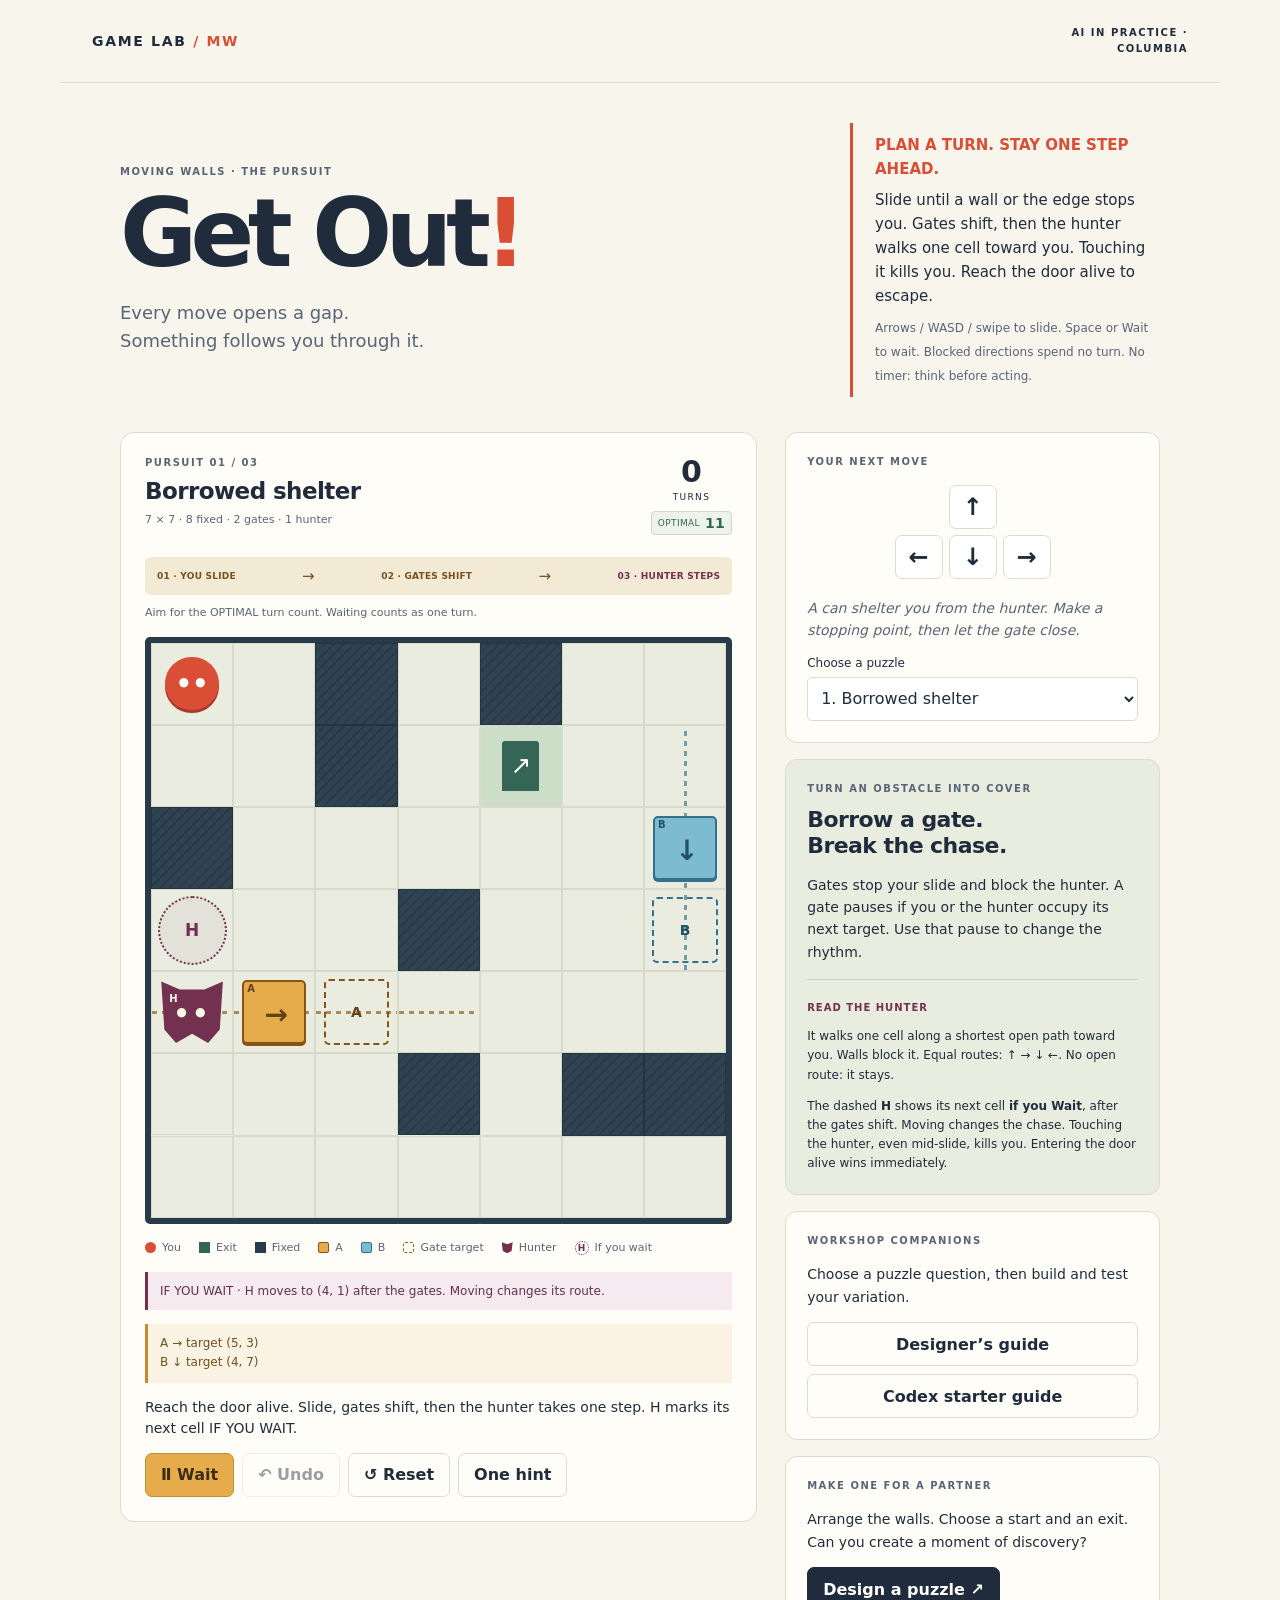
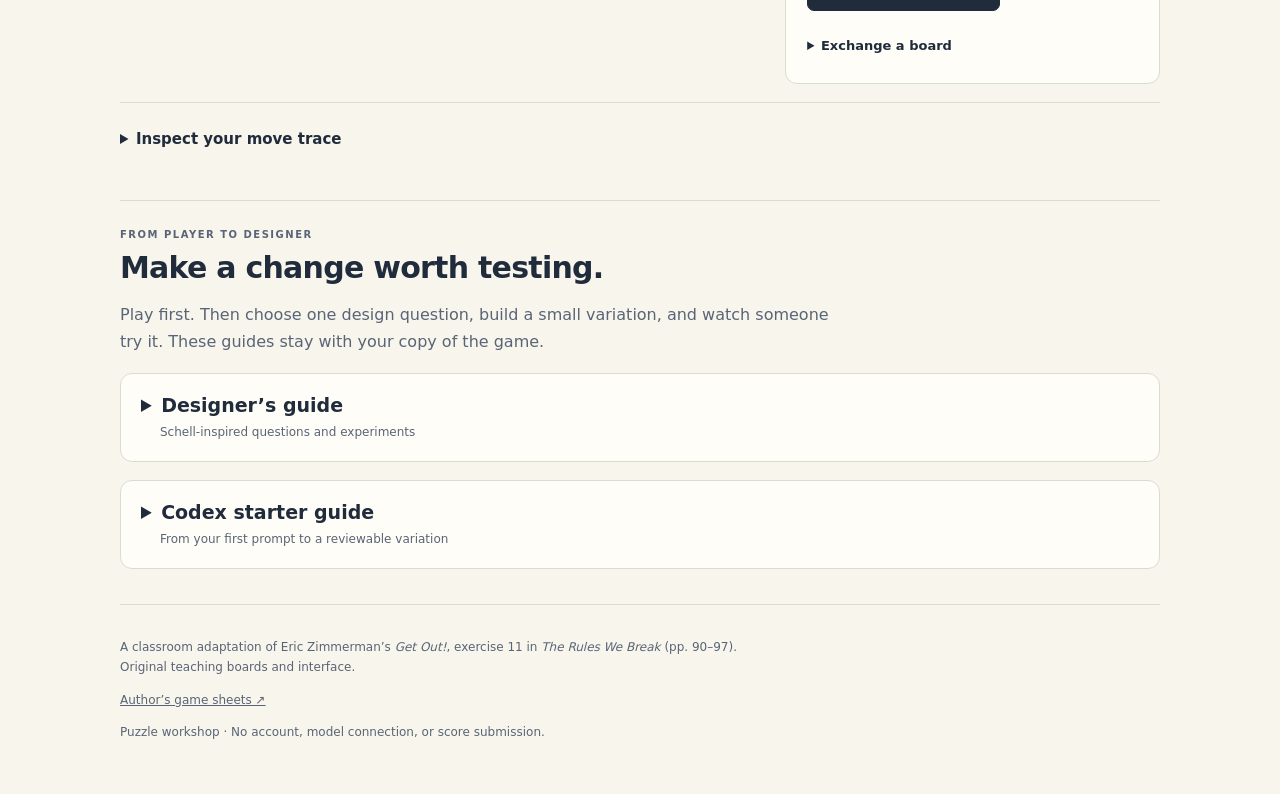
<file: minigames/submissions/weihao-zhou03/get-out/index.html>
<!doctype html>
<html lang="en">
<head>
<meta charset="utf-8"><meta name="viewport" content="width=device-width,initial-scale=1">
<title>Get Out! · The Pursuit</title>
<link rel="stylesheet" href="style.css">
<script src="engine.js" defer></script><script src="levels.js" defer></script><script src="puzzle-code.js" defer></script><script src="app.js" defer></script>
</head>
<body>
<header class="masthead"><a class="brand" href="./">GAME LAB <span>/ MW</span></a><span class="course">AI IN PRACTICE · COLUMBIA</span></header>
<main>
<section class="intro"><div><p class="eyebrow" id="mode-kicker">MOVING WALLS · THE PURSUIT</p><h1>Get Out<span>!</span></h1><p class="lede" id="mode-lede">Every move opens a gap.<br>Something follows you through it.</p></div><div class="rule-card"><span class="rule-number">PLAN A TURN. STAY ONE STEP AHEAD.</span><p id="rule-description">Slide, let the gates shift, then the hunter walks one cell toward you. Reach the door alive.</p><small>Arrows / WASD / swipe to slide. Space or Wait to wait. Blocked directions spend no turn. No timer: think before acting.</small></div></section>
<div class="workspace">
<section class="play-panel" aria-label="Puzzle play area">
<div class="board-heading"><div><p class="eyebrow" id="level-number">PUZZLE 01 / 03</p><h2 id="level-title">Cross traffic</h2><p id="level-meta" class="level-meta"></p></div><div class="counter"><strong id="moves">0</strong><span>TURNS</span><small id="optimal-target" class="optimal-target" title="Shortest escape from the starting board, including Wait.">OPTIMAL <b id="optimal">—</b></small></div></div>
<div class="turn-flow" id="turn-flow"><strong>01 · YOU SLIDE</strong><span id="gate-phase-arrow">→</span><strong id="gate-phase">02 · GATES SHIFT</strong><span data-hunt-only>→</span><strong id="hunter-phase" class="hunter-phase" data-hunt-only>03 · HUNTER STEPS</strong></div>
<p class="challenge-note">Aim for the OPTIMAL turn count. Waiting counts as one turn.</p>
<div id="board" class="board" tabindex="0" role="group" aria-label="Puzzle board. Use arrow keys to move."></div>
<div class="legend"><span><i class="you-key"></i>You</span><span><i class="exit-key"></i>Exit</span><span><i class="wall-key"></i>Fixed</span><span data-wall-key="0"><i class="moving-key wall-a-key"></i>A</span><span data-wall-key="1"><i class="moving-key wall-b-key"></i>B</span><span data-wall-key="2"><i class="moving-key wall-c-key"></i>C</span><span><i class="next-key"></i>Gate target</span><span data-hunt-only><i class="hunter-key"></i>Hunter</span><span data-hunt-only><i class="hunter-next-key">H</i>If you wait</span></div>
<p id="monster-status" class="monster-status"></p>
<p id="wall-status" class="wall-status"></p>
<p id="status" role="status" aria-live="polite">Find a stopping point that helps you reach the exit.</p>
<div id="recovery" class="recovery" hidden><strong>CAUGHT</strong><p>Try a different timing or route. Undo restores the entire previous turn; Reset starts this board again.</p></div>
<div class="play-actions"><button id="wait" data-move="wait" class="wait-button">Ⅱ Wait</button><button id="undo" class="secondary">↶ Undo</button><button id="reset" class="secondary">↺ Reset</button><button id="hint" class="secondary">One hint</button><button id="next" class="primary" hidden>Next puzzle →</button></div>
</section>
<aside>
<section class="side-card"><p class="eyebrow">YOUR NEXT MOVE</p><div class="dpad" aria-label="Direction controls"><button data-move="up" aria-label="Move up">↑</button><button data-move="left" aria-label="Move left">←</button><button data-move="down" aria-label="Move down">↓</button><button data-move="right" aria-label="Move right">→</button></div><p id="prompt" class="thought"></p><label for="levels">Choose a puzzle</label><select id="levels"></select></section>
<section class="side-card discussion"><p class="eyebrow">TURN AN OBSTACLE INTO COVER</p><h3>Borrow a gate.<br>Break the chase.</h3><p>Gates stop your slide and block the hunter. A gate pauses if you or the hunter occupy its next target. Use that pause to change the rhythm.</p><div class="hunter-rules" data-hunt-only><strong>READ THE HUNTER</strong><p>It walks one cell along a shortest open path toward you. Walls block it. Equal routes: ↑ → ↓ ←. No open route: it stays.</p><p>The dashed <b>H</b> shows its next cell <b>if you Wait</b>, after the gates shift. Moving changes the chase. Touching the hunter, even mid-slide, kills you. Entering the door alive wins immediately.</p></div></section>
<section class="side-card"><p class="eyebrow">WORKSHOP COMPANIONS</p><p>Choose a puzzle question, then build and test your variation.</p><div class="guide-buttons"><button class="secondary" data-guide="designers-guide">Designer’s guide</button><button class="secondary" data-guide="codex-guide">Codex starter guide</button></div></section>
<section class="side-card"><p class="eyebrow">MAKE ONE FOR A PARTNER</p><p>Arrange the walls. Choose a start and an exit. Can you create a moment of discovery?</p><button id="edit" class="primary">Design a puzzle ↗</button>
<div id="editor" hidden><fieldset><legend>Paint a square</legend><div class="tools"><label><input type="radio" name="tool" value="#" checked> Wall</label><label><input type="radio" name="tool" value="."> Clear</label><label><input type="radio" name="tool" value="S"> Start</label><label><input type="radio" name="tool" value="E"> Exit</label><label><input type="radio" name="tool" value="H"> Hunter</label></div></fieldset><p class="small">Tap to paint. Hunter moves its spawn; Clear on it removes it. Check &amp; play verifies a safe escape.</p><button id="blank" class="secondary">Clear board</button><button id="play-custom" class="primary">Check &amp; play</button><button id="cancel-edit" class="secondary">Cancel</button></div>
<details id="exchange"><summary>Exchange a board</summary><label for="board-code">Board code: copy the whole code, including every rail.</label><textarea id="board-code" rows="7" spellcheck="false"></textarea><div class="code-actions"><button id="export" class="secondary">Get current code</button><button id="import" class="secondary">Load code</button></div><p class="small">Codes keep the hunter spawn and every gate's initial position, direction and rail. Up to three separate straight rails and one hunter. Existing wall-only and plain S / E / # / . boards also work.</p></details></section>
</aside>
</div>
<details class="trace"><summary>Inspect your move trace</summary><p>Compare what you tried with what the game did. Blocked moves are recorded but do not add to the move count.</p><ol id="trace-list"><li>No moves yet.</li></ol><button id="download" class="secondary">Download trace (JSON)</button></details>
<section class="workshop-guides" aria-label="Workshop guides">
<p class="eyebrow">FROM PLAYER TO DESIGNER</p>
<h2>Make a change worth testing.</h2>
<p class="guide-intro">Play first. Then choose one design question, build a small variation, and watch someone try it. These guides stay with your copy of the game.</p>
<details id="designers-guide" class="workshop-guide">
<summary>Designer’s guide <span>Schell-inspired questions and experiments</span></summary>
<div class="guide-content">
<p>Use these questions to investigate your puzzle. In Jesse Schell’s <em>The Art of Game Design</em>, third edition, puzzles are in <strong>Chapter 14, with Lens 58: The Puzzle</strong>. Chapter 13 concerns balance. These are original classroom applications of his principles, not excerpts from the book.</p>
<div class="guide-callout"><strong>Start with a prediction.</strong><p>“If I change ___, I expect a player to ___ because ___.” Name something you could observe that would make you question your prediction. Change one thing before adding more.</p></div>
<div class="principle-grid">
<article class="principle-card"><p class="eyebrow">01 · A CLEAR GOAL</p><h3>Can the player tell what success means?</h3><p><strong>Try:</strong> revise the exit marker or the opening instruction.</p><p><strong>Watch:</strong> ask a new player what they are trying to accomplish before their first move.</p></article>
<article class="principle-card"><p class="eyebrow">02 · AN ACCESSIBLE START</p><h3>What can one move teach?</h3><p><strong>Try:</strong> a tiny introductory board that demonstrates sliding and stopping.</p><p><strong>Watch:</strong> can the player predict where the next move will end without your explanation?</p></article>
<article class="principle-card"><p class="eyebrow">03 · VISIBLE PROGRESS</p><h3>What has the player learned so far?</h3><p><strong>Try:</strong> mark visited stopping positions as an exploration record.</p><p><strong>Watch:</strong> does that record inform a decision? Being nearer the door does not necessarily mean being nearer a solution.</p></article>
<article class="principle-card"><p class="eyebrow">04 · CONFIDENCE IN A SOLUTION</p><h3>Why believe a route exists?</h3><p><strong>Try:</strong> a solver-verified assurance or a clue about a reachable stopping point.</p><p><strong>Watch:</strong> when does the player stop guessing? Distinguish solvability from the start from solvability at the current position.</p></article>
<article class="principle-card"><p class="eyebrow">05 · A LEARNING SEQUENCE</p><h3>What prepares the player for the next board?</h3><p><strong>Try:</strong> three boards that introduce, vary, and combine an idea.</p><p><strong>Watch:</strong> can the player use that idea on a new board? A longer shortest path alone does not prove greater difficulty.</p></article>
<article class="principle-card"><p class="eyebrow">06 · PARALLEL CHALLENGES</p><h3>What else could someone try when stuck?</h3><p><strong>Try:</strong> offer a choice of two puzzles with a way to return.</p><p><strong>Watch:</strong> does switching help the player discover an idea, or leave them unsure where to begin?</p></article>
<article class="principle-card"><p class="eyebrow">07 · COMBINING IDEAS</p><h3>Can two small discoveries solve a larger puzzle?</h3><p><strong>Try:</strong> two short teaching boards and a third requiring both ideas.</p><p><strong>Watch:</strong> ask which earlier discovery helped. Look for transfer rather than repeated trial and error.</p></article>
<article class="principle-card"><p class="eyebrow">08 · USEFUL HINTS</p><h3>What is the smallest helpful nudge?</h3><p><strong>Try:</strong> an optional question, then a relevant feature, then the next move.</p><p><strong>Watch:</strong> record the hint level requested. Can the player explain their next decision afterward?</p></article>
<article class="principle-card"><p class="eyebrow">09 · LEARNING FROM AN ANSWER</p><h3>What could revealing a solution teach?</h3><p><strong>Try:</strong> a clearly labeled, optional walkthrough followed by a new board using the same idea.</p><p><strong>Watch:</strong> can the player apply what they saw? Keep a hint distinct from a full reveal.</p></article>
<article class="principle-card"><p class="eyebrow">10 · A CHANGE IN PERSPECTIVE</p><h3>When does a surprising insight feel fair?</h3><p><strong>Try:</strong> a board whose solution begins by moving away from the exit.</p><p><strong>Watch:</strong> what assumption changes? Ask whether the discovery felt satisfying or arbitrary, and why.</p></article>
</div>
<div class="guide-columns">
<section><h3>Watch someone play</h3><ol><li>Give a neighbor the game and its on-screen instructions. Observe without coaching.</li><li>Record the board, version, order, hints, resets, completion, and one revealing action or remark. Use anonymous labels.</li><li>Ask “What were you trying to do?” and “What changed your understanding?”</li><li>Compare the observation with your prediction, note a limitation, and revise one thing.</li></ol></section>
<section><h3>Keep the evidence honest</h3><p>A faster second solve may reflect remembering the solution. Use different players or alternate the order across pairs; use comparable new boards to examine transfer.</p><p>Rule tests establish specified behavior. The solver establishes reachability. Human play and conversation provide evidence about understanding and experience. A tiny classroom sample remains exploratory.</p><p>Use the editor to try original boards, Check &amp; play to verify reachability, and Exchange a board to trade with a partner. The move trace records actions, not feelings.</p></section>
</div>
<p class="guide-footnote">Choose one exercise in the repository’s <code>minigames/EXERCISES.md</code>. Record your experiment in your own game folder. The shared reference stays available for comparison.</p>
</div>
</details>
<details id="codex-guide" class="workshop-guide">
<summary>Codex starter guide <span>From your first prompt to a reviewable variation</span></summary>
<div class="guide-content">
<p>Use Codex as your building assistant. You choose the design question, inspect the change, and interpret the human playtest. This browser game itself needs no account or model connection.</p>
<ol class="starter-steps">
<li><h3>Play first, then exchange puzzles</h3><p>Try Get Out yourself. Then choose <strong>Design a puzzle</strong>, arrange a board, and choose <strong>Check &amp; play</strong>. Use <strong>Exchange a board → Get current code</strong> to share it with a neighbor. Paste their code and choose <strong>Load code</strong>.</p><p>Watch each other play without coaching. What changed your understanding? Use the Designer’s guide to choose one thing you want to change. Keep your board code if you want to use it later.</p></li>
<li><h3>Ask Codex to make it yours</h3><p>Open the class <code>game-dev-f26</code> project in Codex and paste this:</p><blockquote>Use the minigame-variation skill to help me make my own Get Out. Use my signed-in GitHub account and set up my branch and game folder automatically. After playing my neighbor’s puzzle, I want to change: [your idea]. Make one small change, test it, and show me how to play my version.</blockquote><p>Include your board code if you want to keep the puzzle you designed. If you are undecided, describe what you observed and ask Codex to help choose a change. Hints are just one possible experiment.</p><p>Codex gets your login from GitHub, creates your branch and game folder, and runs the checks. You do not need to type your username, run setup commands, or install a separate plugin. If the skill is not found, tell Codex to read <code>.agents/skills/minigame-variation/SKILL.md</code>.</p></li>
<li><h3>Play the change and keep what you learn</h3><p>Play your version, then trade with a neighbor again. Tell Codex what actually happened and what you want to revise. You supply the design decisions and interpretation; Codex can record your words and the checks it ran.</p><p>When you want to save it for review, say:</p><blockquote>Review my variation and prepare a draft pull request to the class repository. Include only my game folder. Record what we tested and leave missing human observations unfinished.</blockquote><p>Codex handles the review, commit, branch push, and draft PR. The instructor reviews and merges it later. Your game appears in the shared gallery after merging.</p></li>
</ol>
<details class="setup-help"><summary>If setup gets in the way</summary><p>Ask a TA and keep playing while access is fixed. Building needs the full class checkout, Codex, a signed-in GitHub CLI, Python 3.11+, and Node 22+. The instructor/TA checks these before class. A downloaded game or gallery is enough to play, but it does not contain the full development tools.</p><p>Use the course’s <a href="https://learn.chatgpt.com/docs/codex/cli" target="_blank" rel="noreferrer">Codex CLI instructions</a> or <a href="https://openai.com/codex/" target="_blank" rel="noreferrer">native app</a> for installation. Existing work should be preserved. The repository’s <code>minigames/STUDENT-GUIDE.md</code> has the same short workflow.</p></details>
<div class="guide-callout"><strong>Design and playtesting</strong><p>For the Get Out assignment, submit your pull request link with your design decision, possible outcomes, playtest plan or actual observations, and next decision. A draft PR is acceptable. Follow the current CourseWorks assignment for deadlines. The Motivation Atlas contribution is a separate assignment.</p></div>
</div>
</details>
</section>

<footer><p>A classroom adaptation of Eric Zimmerman’s <em>Get Out!</em>, exercise 11 in <em>The Rules We Break</em> (pp. 90–97). Original teaching boards and interface.</p><a href="https://theruleswebreak.com/gamesheets.html" target="_blank" rel="noreferrer">Author’s game sheets ↗</a><p class="small">Puzzle workshop · No account, model connection, or score submission.</p></footer>
</main>
</body></html>
</file>
<file: minigames/get-out/style.css>
:root{--paper:#f7f5ec;--ink:#202c3c;--muted:#596576;--line:#d9ddcf;--coral:#db4e36;--green:#356554;--cell:#e9ecdf;--wall:#293b49;--focus:#126cce}*{box-sizing:border-box}body{margin:0;background:var(--paper);color:var(--ink);font-family:system-ui,-apple-system,BlinkMacSystemFont,"Segoe UI",sans-serif}button,input,select,textarea{font:inherit}button,a,select,input{touch-action:manipulation}button,select{min-height:44px}button{cursor:pointer;border:1px solid var(--line);border-radius:7px;padding:10px 15px;font-weight:650;color:var(--ink);background:#fff}button:hover{filter:brightness(.94)}button:disabled{opacity:.45;cursor:default}button:focus-visible,a:focus-visible,select:focus-visible,textarea:focus-visible,input:focus-visible,.board:focus-visible{outline:3px solid var(--focus);outline-offset:4px}a{color:inherit}button[hidden],[hidden]{display:none!important}.masthead{max-width:1160px;margin:auto;padding:25px 32px;border-bottom:1px solid var(--line);display:flex;justify-content:space-between;align-items:center;gap:20px}.brand{font-size:14px;font-weight:850;letter-spacing:.12em;text-decoration:none}.brand span{color:var(--coral)}.course{font-size:10px;letter-spacing:.15em;font-weight:700}main{max-width:1100px;margin:auto;padding:40px 30px}.intro{display:flex;align-items:center;justify-content:space-between;gap:45px;margin-bottom:35px}.eyebrow{font-size:10px;letter-spacing:.15em;font-weight:800;margin:0 0 10px;color:var(--muted)}h1{font-size:clamp(58px,8vw,94px);letter-spacing:-.07em;line-height:1;margin:0 0 18px;font-weight:850}h1 span{color:var(--coral)}.lede{font-size:18px;line-height:1.55;margin:0;color:var(--muted)}.rule-card{max-width:310px;border-left:3px solid var(--coral);padding:10px 0 10px 22px;font-size:15px;line-height:1.6}.rule-number{font-weight:800;color:var(--coral)}.rule-card p{margin:7px 0}.rule-card small{color:var(--muted);font-size:12px}.workspace{display:grid;grid-template-columns:minmax(0,1.7fr) minmax(260px,1fr);gap:28px;align-items:start}.play-panel{border:1px solid var(--line);border-radius:14px;background:#fffdf7;padding:24px}.board-heading{display:flex;justify-content:space-between;align-items:center;gap:15px;margin-bottom:22px}h2{font-size:23px;letter-spacing:-.025em;margin:0}.counter{display:flex;flex-direction:column;align-items:center;min-width:50px}.counter strong{font-size:30px;line-height:1}.counter span{font-size:9px;letter-spacing:.15em;margin-top:5px}.board{--cols:7;--rows:7;position:relative;display:grid;grid-template-columns:repeat(var(--cols),1fr);aspect-ratio:var(--cols)/var(--rows);border:6px solid var(--wall);border-radius:5px;overflow:hidden;background:var(--cell);touch-action:none}.cell{position:relative;display:flex;align-items:center;justify-content:center;border:1px solid #d6dbcc;min-width:0;min-height:0;padding:0;border-radius:0;background:var(--cell);aspect-ratio:1;color:var(--ink)}.cell.wall{background:repeating-linear-gradient(135deg,#304351,#304351 5px,#293b49 5px,#293b49 7px);border-color:#203443}.cell.exit{background:#ccdec8}.door{width:46%;height:62%;background:var(--green);border-radius:3px 3px 0 0;display:flex;align-items:center;justify-content:center;color:white;font-size:clamp(13px,3vw,25px)}.start-mark{color:#7b8474;font-size:16px}.player{position:absolute;left:calc(var(--x)*100%/var(--cols));top:calc(var(--y)*100%/var(--rows));width:calc(100%/var(--cols));height:calc(100%/var(--rows));display:grid;place-items:center;pointer-events:none;transition:left .22s ease,top .22s ease}.player span{width:65%;height:65%;border-radius:50%;background:var(--coral);box-shadow:0 3px 0 #a83827;display:grid;place-items:center;color:white;font-size:clamp(13px,3vw,26px);font-weight:800}.legend{display:flex;gap:18px;flex-wrap:wrap;margin:17px 0;font-size:11px;color:var(--muted)}.legend span{display:flex;align-items:center;gap:6px}.legend i{display:inline-block;width:11px;height:11px}.you-key{background:var(--coral);border-radius:50%}.exit-key{background:var(--green)}.wall-key{background:var(--wall)}.start-key{border:1px dashed var(--muted)}#status{font-size:14px;line-height:1.5;min-height:42px}.play-actions{display:flex;flex-wrap:wrap;gap:8px}.primary{background:var(--ink);border-color:var(--ink);color:white}.secondary{background:transparent}aside{display:grid;gap:16px}.side-card{padding:21px;border:1px solid var(--line);border-radius:12px;background:#fffdf7}.side-card p{line-height:1.6;font-size:14px}.side-card p.eyebrow{font-size:10px}.dpad{display:grid;grid-template-columns:repeat(3,48px);grid-template-rows:repeat(2,44px);gap:6px;width:max-content;margin:15px auto 18px}.dpad button{font-size:24px;padding:3px}.dpad button[data-move=up]{grid-column:2}.dpad button[data-move=left]{grid-column:1;grid-row:2}.dpad button[data-move=down]{grid-column:2;grid-row:2}.dpad button[data-move=right]{grid-column:3;grid-row:2}.thought{font-style:italic;color:var(--muted)}label{display:block;font-size:12px;margin:10px 0 7px}select,textarea{width:100%;border:1px solid var(--line);border-radius:5px;padding:9px;background:#fff;color:var(--ink)}.discussion{background:#e9eddf}.discussion h3{font-size:22px;line-height:1.2;letter-spacing:-.025em;margin:10px 0}.small{font-size:12px!important;color:var(--muted)}details{margin-top:18px}summary{cursor:pointer;font-size:13px;font-weight:700;padding:9px 0}fieldset{border:0;padding:0;margin:18px 0 10px}legend{font-size:13px;font-weight:700}.tools{display:grid;grid-template-columns:1fr 1fr;gap:4px}.tools label{display:flex;gap:5px;align-items:center;margin:0;min-height:40px}.tools input{accent-color:var(--coral)}#editor button{margin:4px 2px 4px 0}textarea{font-family:monospace;font-size:14px;resize:vertical}.code-actions{display:flex;flex-wrap:wrap;gap:6px;margin-top:8px}.trace{border-top:1px solid var(--line);padding-top:15px;font-size:13px;line-height:1.7}.trace ol{max-height:220px;overflow:auto}.trace summary{font-size:15px}footer{border-top:1px solid var(--line);margin-top:35px;padding-top:20px;color:var(--muted);font-size:12px;line-height:1.7}footer p{max-width:650px}.board.editing .cell{cursor:crosshair}.board.editing .cell:hover{outline:3px solid var(--coral);outline-offset:-3px;filter:none}@media(max-width:720px){.masthead{padding:20px}.course{font-size:8px}main{padding:28px 16px}.intro{display:block;margin-bottom:24px}.rule-card{max-width:none;margin-top:24px;padding:0 0 0 16px}.workspace{grid-template-columns:1fr;gap:18px}.play-panel{padding:16px}.board-heading{margin-bottom:16px}h2{font-size:21px}.dpad{grid-template-columns:repeat(3,58px);grid-template-rows:repeat(2,48px)}.side-card{padding:18px}.legend{gap:15px}}@media(prefers-reduced-motion:reduce){.player{transition:none}}

/* Self-contained classroom guides, copied with each student variation. */
.guide-buttons{display:grid;gap:8px}.workshop-guides{margin-top:38px;border-top:1px solid var(--line);padding-top:28px}.workshop-guides>h2{font-size:30px}.guide-intro{max-width:720px;color:var(--muted);line-height:1.7}.workshop-guide{border:1px solid var(--line);border-radius:12px;background:#fffdf7;overflow:hidden}.workshop-guide>summary{padding:20px;font-size:19px;min-height:64px}.workshop-guide>summary span{display:block;font-size:12px;color:var(--muted);font-weight:500;margin:7px 0 0 19px;line-height:1.5}.workshop-guide[open]>summary{border-bottom:1px solid var(--line);background:#e9eddf}.workshop-guide summary:focus-visible{outline:3px solid var(--focus);outline-offset:-4px}.guide-content{padding:24px;font-size:14px;line-height:1.7}.guide-content>p:first-child{margin-top:0}.guide-content h3{font-size:18px;line-height:1.4;margin:0 0 12px;letter-spacing:-.02em}.guide-content p{margin:8px 0 14px}.guide-callout{border-left:3px solid var(--coral);padding:14px 20px;background:var(--paper);margin:24px 0}.guide-callout p:last-child{margin-bottom:0}.principle-grid{display:grid;grid-template-columns:repeat(2,minmax(0,1fr));gap:14px;margin:24px 0}.principle-card{border:1px solid var(--line);border-radius:8px;padding:20px}.principle-card .eyebrow{font-size:10px;margin:0 0 12px}.principle-card p:last-child{margin-bottom:0}.guide-columns{display:grid;grid-template-columns:repeat(2,minmax(0,1fr));gap:28px;margin-top:28px}.guide-content ol{padding-left:22px}.guide-content li{padding-left:5px;margin:10px 0}.guide-content code{font-size:.9em;overflow-wrap:anywhere}.guide-content pre{background:var(--ink);color:#f7f5ec;border-radius:7px;padding:16px;white-space:pre-wrap;overflow-wrap:anywhere;line-height:1.7}.guide-content blockquote{border-left:3px solid var(--green);margin:18px 0;padding:5px 0 5px 20px;color:var(--muted)}.guide-footnote{border-top:1px solid var(--line);padding-top:18px;color:var(--muted)}.starter-steps>li{padding:0 0 18px 10px;margin-top:22px}.starter-steps>li::marker{color:var(--coral);font-weight:800}@media(max-width:720px){.guide-content{padding:18px}.principle-grid,.guide-columns{grid-template-columns:1fr}.workshop-guide>summary{font-size:18px;padding:18px}.guide-content pre{padding:12px}.principle-card{padding:16px}.workshop-guides>h2{font-size:26px}}
</file>
<file: minigames/submissions/adit-prabhu/get-out/style.css>
:root{--paper:#f7f5ec;--ink:#202c3c;--muted:#596576;--line:#d9ddcf;--coral:#db4e36;--green:#356554;--cell:#e9ecdf;--wall:#293b49;--focus:#126cce}*{box-sizing:border-box}body{margin:0;background:var(--paper);color:var(--ink);font-family:system-ui,-apple-system,BlinkMacSystemFont,"Segoe UI",sans-serif}button,input,select,textarea{font:inherit}button,a,select,input{touch-action:manipulation}button,select{min-height:44px}button{cursor:pointer;border:1px solid var(--line);border-radius:7px;padding:10px 15px;font-weight:650;color:var(--ink);background:#fff}button:hover{filter:brightness(.94)}button:disabled{opacity:.45;cursor:default}button:focus-visible,a:focus-visible,select:focus-visible,textarea:focus-visible,input:focus-visible,.board:focus-visible{outline:3px solid var(--focus);outline-offset:4px}a{color:inherit}button[hidden],[hidden]{display:none!important}.masthead{max-width:1160px;margin:auto;padding:25px 32px;border-bottom:1px solid var(--line);display:flex;justify-content:space-between;align-items:center;gap:20px}.brand{font-size:14px;font-weight:850;letter-spacing:.12em;text-decoration:none}.brand span{color:var(--coral)}.course{font-size:10px;letter-spacing:.15em;font-weight:700}main{max-width:1100px;margin:auto;padding:40px 30px}.intro{display:flex;align-items:center;justify-content:space-between;gap:45px;margin-bottom:35px}.eyebrow{font-size:10px;letter-spacing:.15em;font-weight:800;margin:0 0 10px;color:var(--muted)}h1{font-size:clamp(58px,8vw,94px);letter-spacing:-.07em;line-height:1;margin:0 0 18px;font-weight:850}h1 span{color:var(--coral)}.lede{font-size:18px;line-height:1.55;margin:0;color:var(--muted)}.rule-card{max-width:310px;border-left:3px solid var(--coral);padding:10px 0 10px 22px;font-size:15px;line-height:1.6}.rule-number{font-weight:800;color:var(--coral)}.rule-card p{margin:7px 0}.rule-card small{color:var(--muted);font-size:12px}.workspace{display:grid;grid-template-columns:minmax(0,1.7fr) minmax(260px,1fr);gap:28px;align-items:start}.play-panel{border:1px solid var(--line);border-radius:14px;background:#fffdf7;padding:24px}.board-heading{display:flex;justify-content:space-between;align-items:center;gap:15px;margin-bottom:22px}h2{font-size:23px;letter-spacing:-.025em;margin:0}.counter{display:flex;flex-direction:column;align-items:center;min-width:50px}.counter strong{font-size:30px;line-height:1}.counter span{font-size:9px;letter-spacing:.15em;margin-top:5px}.board{--cols:7;--rows:7;position:relative;display:grid;grid-template-columns:repeat(var(--cols),1fr);aspect-ratio:var(--cols)/var(--rows);border:6px solid var(--wall);border-radius:5px;overflow:hidden;background:var(--cell);touch-action:none}.cell{position:relative;display:flex;align-items:center;justify-content:center;border:1px solid #d6dbcc;min-width:0;min-height:0;padding:0;border-radius:0;background:var(--cell);aspect-ratio:1;color:var(--ink)}.cell.wall{background:repeating-linear-gradient(135deg,#304351,#304351 5px,#293b49 5px,#293b49 7px);border-color:#203443}.cell.exit{background:#ccdec8}.door{width:46%;height:62%;background:var(--green);border-radius:3px 3px 0 0;display:flex;align-items:center;justify-content:center;color:white;font-size:clamp(13px,3vw,25px)}.start-mark{color:#7b8474;font-size:16px}.player{position:absolute;left:calc(var(--x)*100%/var(--cols));top:calc(var(--y)*100%/var(--rows));width:calc(100%/var(--cols));height:calc(100%/var(--rows));display:grid;place-items:center;pointer-events:none;transition:left .22s ease,top .22s ease}.player span{width:65%;height:65%;border-radius:50%;background:var(--coral);box-shadow:0 3px 0 #a83827;display:grid;place-items:center;color:white;font-size:clamp(13px,3vw,26px);font-weight:800}.legend{display:flex;gap:18px;flex-wrap:wrap;margin:17px 0;font-size:11px;color:var(--muted)}.legend span{display:flex;align-items:center;gap:6px}.legend i{display:inline-block;width:11px;height:11px}.you-key{background:var(--coral);border-radius:50%}.exit-key{background:var(--green)}.wall-key{background:var(--wall)}.start-key{border:1px dashed var(--muted)}#status{font-size:14px;line-height:1.5;min-height:42px}.play-actions{display:flex;flex-wrap:wrap;gap:8px}.primary{background:var(--ink);border-color:var(--ink);color:white}.secondary{background:transparent}aside{display:grid;gap:16px}.side-card{padding:21px;border:1px solid var(--line);border-radius:12px;background:#fffdf7}.side-card p{line-height:1.6;font-size:14px}.side-card p.eyebrow{font-size:10px}.dpad{display:grid;grid-template-columns:repeat(3,48px);grid-template-rows:repeat(2,44px);gap:6px;width:max-content;margin:15px auto 18px}.dpad button{font-size:24px;padding:3px}.dpad button[data-move=up]{grid-column:2}.dpad button[data-move=left]{grid-column:1;grid-row:2}.dpad button[data-move=down]{grid-column:2;grid-row:2}.dpad button[data-move=right]{grid-column:3;grid-row:2}.thought{font-style:italic;color:var(--muted)}label{display:block;font-size:12px;margin:10px 0 7px}select,textarea{width:100%;border:1px solid var(--line);border-radius:5px;padding:9px;background:#fff;color:var(--ink)}.discussion{background:#e9eddf}.discussion h3{font-size:22px;line-height:1.2;letter-spacing:-.025em;margin:10px 0}.small{font-size:12px!important;color:var(--muted)}details{margin-top:18px}summary{cursor:pointer;font-size:13px;font-weight:700;padding:9px 0}fieldset{border:0;padding:0;margin:18px 0 10px}legend{font-size:13px;font-weight:700}.tools{display:grid;grid-template-columns:1fr 1fr;gap:4px}.tools label{display:flex;gap:5px;align-items:center;margin:0;min-height:40px}.tools input{accent-color:var(--coral)}#editor button{margin:4px 2px 4px 0}textarea{font-family:monospace;font-size:14px;resize:vertical}.code-actions{display:flex;flex-wrap:wrap;gap:6px;margin-top:8px}.trace{border-top:1px solid var(--line);padding-top:15px;font-size:13px;line-height:1.7}.trace ol{max-height:220px;overflow:auto}.trace summary{font-size:15px}footer{border-top:1px solid var(--line);margin-top:35px;padding-top:20px;color:var(--muted);font-size:12px;line-height:1.7}footer p{max-width:650px}.board.editing .cell{cursor:crosshair}.board.editing .cell:hover{outline:3px solid var(--coral);outline-offset:-3px;filter:none}@media(max-width:720px){.masthead{padding:20px}.course{font-size:8px}main{padding:28px 16px}.intro{display:block;margin-bottom:24px}.rule-card{max-width:none;margin-top:24px;padding:0 0 0 16px}.workspace{grid-template-columns:1fr;gap:18px}.play-panel{padding:16px}.board-heading{margin-bottom:16px}h2{font-size:21px}.dpad{grid-template-columns:repeat(3,58px);grid-template-rows:repeat(2,48px)}.side-card{padding:18px}.legend{gap:15px}}@media(prefers-reduced-motion:reduce){.player{transition:none}}

/* Self-contained classroom guides, copied with each student variation. */
.guide-buttons{display:grid;gap:8px}.workshop-guides{margin-top:38px;border-top:1px solid var(--line);padding-top:28px}.workshop-guides>h2{font-size:30px}.guide-intro{max-width:720px;color:var(--muted);line-height:1.7}.workshop-guide{border:1px solid var(--line);border-radius:12px;background:#fffdf7;overflow:hidden}.workshop-guide>summary{padding:20px;font-size:19px;min-height:64px}.workshop-guide>summary span{display:block;font-size:12px;color:var(--muted);font-weight:500;margin:7px 0 0 19px;line-height:1.5}.workshop-guide[open]>summary{border-bottom:1px solid var(--line);background:#e9eddf}.workshop-guide summary:focus-visible{outline:3px solid var(--focus);outline-offset:-4px}.guide-content{padding:24px;font-size:14px;line-height:1.7}.guide-content>p:first-child{margin-top:0}.guide-content h3{font-size:18px;line-height:1.4;margin:0 0 12px;letter-spacing:-.02em}.guide-content p{margin:8px 0 14px}.guide-callout{border-left:3px solid var(--coral);padding:14px 20px;background:var(--paper);margin:24px 0}.guide-callout p:last-child{margin-bottom:0}.principle-grid{display:grid;grid-template-columns:repeat(2,minmax(0,1fr));gap:14px;margin:24px 0}.principle-card{border:1px solid var(--line);border-radius:8px;padding:20px}.principle-card .eyebrow{font-size:10px;margin:0 0 12px}.principle-card p:last-child{margin-bottom:0}.guide-columns{display:grid;grid-template-columns:repeat(2,minmax(0,1fr));gap:28px;margin-top:28px}.guide-content ol{padding-left:22px}.guide-content li{padding-left:5px;margin:10px 0}.guide-content code{font-size:.9em;overflow-wrap:anywhere}.guide-content pre{background:var(--ink);color:#f7f5ec;border-radius:7px;padding:16px;white-space:pre-wrap;overflow-wrap:anywhere;line-height:1.7}.guide-content blockquote{border-left:3px solid var(--green);margin:18px 0;padding:5px 0 5px 20px;color:var(--muted)}.guide-footnote{border-top:1px solid var(--line);padding-top:18px;color:var(--muted)}.starter-steps>li{padding:0 0 18px 10px;margin-top:22px}.starter-steps>li::marker{color:var(--coral);font-weight:800}@media(max-width:720px){.guide-content{padding:18px}.principle-grid,.guide-columns{grid-template-columns:1fr}.workshop-guide>summary{font-size:18px;padding:18px}.guide-content pre{padding:12px}.principle-card{padding:16px}.workshop-guides>h2{font-size:26px}}
.cell.cracked{background:repeating-linear-gradient(135deg,#c8402b,#c8402b 5px,#a83827 5px,#a83827 7px);border-color:#8f2f20}
.cracked-key{background:#c8402b}
</file>
<file: minigames/submissions/alicey66/get-out/style.css>
:root{--paper:#f7f5ec;--ink:#202c3c;--muted:#596576;--line:#d9ddcf;--coral:#db4e36;--green:#356554;--cell:#e9ecdf;--wall:#293b49;--focus:#126cce}*{box-sizing:border-box}body{margin:0;background:var(--paper);color:var(--ink);font-family:system-ui,-apple-system,BlinkMacSystemFont,"Segoe UI",sans-serif}button,input,select,textarea{font:inherit}button,a,select,input{touch-action:manipulation}button,select{min-height:44px}button{cursor:pointer;border:1px solid var(--line);border-radius:7px;padding:10px 15px;font-weight:650;color:var(--ink);background:#fff}button:hover{filter:brightness(.94)}button:disabled{opacity:.45;cursor:default}button:focus-visible,a:focus-visible,select:focus-visible,textarea:focus-visible,input:focus-visible,.board:focus-visible{outline:3px solid var(--focus);outline-offset:4px}a{color:inherit}button[hidden],[hidden]{display:none!important}.masthead{max-width:1160px;margin:auto;padding:25px 32px;border-bottom:1px solid var(--line);display:flex;justify-content:space-between;align-items:center;gap:20px}.brand{font-size:14px;font-weight:850;letter-spacing:.12em;text-decoration:none}.brand span{color:var(--coral)}.course{font-size:10px;letter-spacing:.15em;font-weight:700}main{max-width:1100px;margin:auto;padding:40px 30px}.intro{display:flex;align-items:center;justify-content:space-between;gap:45px;margin-bottom:35px}.eyebrow{font-size:10px;letter-spacing:.15em;font-weight:800;margin:0 0 10px;color:var(--muted)}h1{font-size:clamp(58px,8vw,94px);letter-spacing:-.07em;line-height:1;margin:0 0 18px;font-weight:850}h1 span{color:var(--coral)}.lede{font-size:18px;line-height:1.55;margin:0;color:var(--muted)}.rule-card{max-width:310px;border-left:3px solid var(--coral);padding:10px 0 10px 22px;font-size:15px;line-height:1.6}.rule-number{font-weight:800;color:var(--coral)}.rule-card p{margin:7px 0}.rule-card small{color:var(--muted);font-size:12px}.workspace{display:grid;grid-template-columns:minmax(0,1.7fr) minmax(260px,1fr);gap:28px;align-items:start}.play-panel{border:1px solid var(--line);border-radius:14px;background:#fffdf7;padding:24px}.board-heading{display:flex;justify-content:space-between;align-items:center;gap:15px;margin-bottom:22px}h2{font-size:23px;letter-spacing:-.025em;margin:0}.counter{display:flex;flex-direction:column;align-items:center;min-width:50px}.counter strong{font-size:30px;line-height:1}.counter span{font-size:9px;letter-spacing:.15em;margin-top:5px}.board{--cols:7;--rows:7;position:relative;display:grid;grid-template-columns:repeat(var(--cols),1fr);aspect-ratio:var(--cols)/var(--rows);border:6px solid var(--wall);border-radius:5px;overflow:hidden;background:var(--cell);touch-action:none}.cell{position:relative;display:flex;align-items:center;justify-content:center;border:1px solid #d6dbcc;min-width:0;min-height:0;padding:0;border-radius:0;background:var(--cell);aspect-ratio:1;color:var(--ink)}.cell.wall{background:repeating-linear-gradient(135deg,#304351,#304351 5px,#293b49 5px,#293b49 7px);border-color:#203443}.cell.exit{background:#ccdec8}.door{width:46%;height:62%;background:var(--green);border-radius:3px 3px 0 0;display:flex;align-items:center;justify-content:center;color:white;font-size:clamp(13px,3vw,25px)}.start-mark{color:#7b8474;font-size:16px}.player{position:absolute;left:calc(var(--x)*100%/var(--cols));top:calc(var(--y)*100%/var(--rows));width:calc(100%/var(--cols));height:calc(100%/var(--rows));display:grid;place-items:center;pointer-events:none;transition:left .22s ease,top .22s ease}.player span{width:65%;height:65%;border-radius:50%;background:var(--coral);box-shadow:0 3px 0 #a83827;display:grid;place-items:center;color:white;font-size:clamp(13px,3vw,26px);font-weight:800}.legend{display:flex;gap:18px;flex-wrap:wrap;margin:17px 0;font-size:11px;color:var(--muted)}.legend span{display:flex;align-items:center;gap:6px}.legend i{display:inline-block;width:11px;height:11px}.you-key{background:var(--coral);border-radius:50%}.exit-key{background:var(--green)}.wall-key{background:var(--wall)}.start-key{border:1px dashed var(--muted)}#status{font-size:14px;line-height:1.5;min-height:42px}.play-actions{display:flex;flex-wrap:wrap;gap:8px}.primary{background:var(--ink);border-color:var(--ink);color:white}.secondary{background:transparent}aside{display:grid;gap:16px}.side-card{padding:21px;border:1px solid var(--line);border-radius:12px;background:#fffdf7}.side-card p{line-height:1.6;font-size:14px}.side-card p.eyebrow{font-size:10px}.dpad{display:grid;grid-template-columns:repeat(3,48px);grid-template-rows:repeat(2,44px);gap:6px;width:max-content;margin:15px auto 18px}.dpad button{font-size:24px;padding:3px}.dpad button[data-move=up]{grid-column:2}.dpad button[data-move=left]{grid-column:1;grid-row:2}.dpad button[data-move=down]{grid-column:2;grid-row:2}.dpad button[data-move=right]{grid-column:3;grid-row:2}.thought{font-style:italic;color:var(--muted)}label{display:block;font-size:12px;margin:10px 0 7px}select,textarea{width:100%;border:1px solid var(--line);border-radius:5px;padding:9px;background:#fff;color:var(--ink)}.discussion{background:#e9eddf}.discussion h3{font-size:22px;line-height:1.2;letter-spacing:-.025em;margin:10px 0}.small{font-size:12px!important;color:var(--muted)}details{margin-top:18px}summary{cursor:pointer;font-size:13px;font-weight:700;padding:9px 0}fieldset{border:0;padding:0;margin:18px 0 10px}legend{font-size:13px;font-weight:700}.tools{display:grid;grid-template-columns:1fr 1fr;gap:4px}.tools label{display:flex;gap:5px;align-items:center;margin:0;min-height:40px}.tools input{accent-color:var(--coral)}#editor button{margin:4px 2px 4px 0}textarea{font-family:monospace;font-size:14px;resize:vertical}.code-actions{display:flex;flex-wrap:wrap;gap:6px;margin-top:8px}.trace{border-top:1px solid var(--line);padding-top:15px;font-size:13px;line-height:1.7}.trace ol{max-height:220px;overflow:auto}.trace summary{font-size:15px}footer{border-top:1px solid var(--line);margin-top:35px;padding-top:20px;color:var(--muted);font-size:12px;line-height:1.7}footer p{max-width:650px}.board.editing .cell{cursor:crosshair}.board.editing .cell:hover{outline:3px solid var(--coral);outline-offset:-3px;filter:none}@media(max-width:720px){.masthead{padding:20px}.course{font-size:8px}main{padding:28px 16px}.intro{display:block;margin-bottom:24px}.rule-card{max-width:none;margin-top:24px;padding:0 0 0 16px}.workspace{grid-template-columns:1fr;gap:18px}.play-panel{padding:16px}.board-heading{margin-bottom:16px}h2{font-size:21px}.dpad{grid-template-columns:repeat(3,58px);grid-template-rows:repeat(2,48px)}.side-card{padding:18px}.legend{gap:15px}}@media(prefers-reduced-motion:reduce){.player{transition:none}}

/* Self-contained classroom guides, copied with each student variation. */
.guide-buttons{display:grid;gap:8px}.workshop-guides{margin-top:38px;border-top:1px solid var(--line);padding-top:28px}.workshop-guides>h2{font-size:30px}.guide-intro{max-width:720px;color:var(--muted);line-height:1.7}.workshop-guide{border:1px solid var(--line);border-radius:12px;background:#fffdf7;overflow:hidden}.workshop-guide>summary{padding:20px;font-size:19px;min-height:64px}.workshop-guide>summary span{display:block;font-size:12px;color:var(--muted);font-weight:500;margin:7px 0 0 19px;line-height:1.5}.workshop-guide[open]>summary{border-bottom:1px solid var(--line);background:#e9eddf}.workshop-guide summary:focus-visible{outline:3px solid var(--focus);outline-offset:-4px}.guide-content{padding:24px;font-size:14px;line-height:1.7}.guide-content>p:first-child{margin-top:0}.guide-content h3{font-size:18px;line-height:1.4;margin:0 0 12px;letter-spacing:-.02em}.guide-content p{margin:8px 0 14px}.guide-callout{border-left:3px solid var(--coral);padding:14px 20px;background:var(--paper);margin:24px 0}.guide-callout p:last-child{margin-bottom:0}.principle-grid{display:grid;grid-template-columns:repeat(2,minmax(0,1fr));gap:14px;margin:24px 0}.principle-card{border:1px solid var(--line);border-radius:8px;padding:20px}.principle-card .eyebrow{font-size:10px;margin:0 0 12px}.principle-card p:last-child{margin-bottom:0}.guide-columns{display:grid;grid-template-columns:repeat(2,minmax(0,1fr));gap:28px;margin-top:28px}.guide-content ol{padding-left:22px}.guide-content li{padding-left:5px;margin:10px 0}.guide-content code{font-size:.9em;overflow-wrap:anywhere}.guide-content pre{background:var(--ink);color:#f7f5ec;border-radius:7px;padding:16px;white-space:pre-wrap;overflow-wrap:anywhere;line-height:1.7}.guide-content blockquote{border-left:3px solid var(--green);margin:18px 0;padding:5px 0 5px 20px;color:var(--muted)}.guide-footnote{border-top:1px solid var(--line);padding-top:18px;color:var(--muted)}.starter-steps>li{padding:0 0 18px 10px;margin-top:22px}.starter-steps>li::marker{color:var(--coral);font-weight:800}@media(max-width:720px){.guide-content{padding:18px}.principle-grid,.guide-columns{grid-template-columns:1fr}.workshop-guide>summary{font-size:18px;padding:18px}.guide-content pre{padding:12px}.principle-card{padding:16px}.workshop-guides>h2{font-size:26px}}

/* Stamp states and geometry cues: labels never determine highlights. */
.stamp-title{font-size:clamp(46px,6.8vw,74px);line-height:1.02;letter-spacing:-.055em}
.variation-label{line-height:1.7;font-size:14px;background:#e9eddf;border-left:3px solid var(--green);padding:16px;margin:0 0 24px}
.contact-key{background:#d3a427}.line-key{background:#c5ddcc}
.cell.contact-top{border-top:4px solid #c99723}.cell.contact-right{border-right:4px solid #c99723}.cell.contact-bottom{border-bottom:4px solid #c99723}.cell.contact-left{border-left:4px solid #c99723}
.cell.exit-line{background:#d7e8d7}.cell.exit.exit-line{background:#b6d2b4}
.stamp-badge{position:absolute;right:3%;top:3%;width:43%;height:43%;display:grid;place-items:center;border-radius:4px;border:1px solid #8c742e;background:#fff6d6;color:#6c5015;font-size:clamp(9px,2.6vw,18px);font-weight:850;line-height:1;z-index:2;pointer-events:none}
.cell.stamp-matched .stamp-badge{background:#f3cd60;border-color:#8f6911}.cell.stamp-unmatched .stamp-badge{background:#d8dcde;border-color:#737b83;color:#434d59}
.cell.selected-marker{outline:3px solid var(--focus);outline-offset:-3px}
.cell.delivery-candidate{outline:3px dashed #126cce;outline-offset:-4px}.candidate-number{position:absolute;bottom:0;left:3%;font-size:11px;color:#084b92;background:white;z-index:4;padding:0 2px;line-height:1.3}
.stamp-interaction{border:2px solid #ba8c28;border-radius:8px;background:#fff8df;padding:15px;margin:14px 0;line-height:1.6}
.stamp-interaction h3,.stamp-album h3{font-size:17px;margin:0 0 8px}.stamp-interaction p{font-size:14px}.stamp-interaction button{margin:4px 5px 4px 0}.stamp-choices{display:flex;flex-wrap:wrap;gap:4px}
.stamp-album{margin-top:20px;border-top:1px solid var(--line);padding-top:18px;line-height:1.6}.album-count{font-weight:750;font-size:14px}
.album-card{padding:12px;border:1px dashed #bbc1b2;border-radius:7px;margin:10px 0;background:#f7f7ef;overflow-wrap:anywhere}.album-card h4{font-size:12px;margin:0}.album-card p{font-size:13px;margin:8px 0 0}.album-card.matched{background:#fff3c9;border-style:solid;border-color:#bb9341}.album-card.unmatched{background:#e8ebec;border-style:solid;border-color:#9aa3a9}
.author-editor{margin-top:14px;padding-top:12px;border-top:1px solid var(--line)}.author-labels{display:flex;flex-wrap:wrap;gap:4px}.author-labels [aria-pressed=true]{background:var(--green);color:white}
#author-list{list-style:none;padding:0}#author-list button{width:100%;text-align:left;font-size:12px}#review-file{max-width:100%;font-size:13px}#review-summary{overflow-wrap:anywhere}
@media(max-width:720px){.stamp-title{font-size:clamp(43px,12vw,65px)}.stamp-interaction{padding:12px}.stamp-album{margin-top:16px}}
</file>
<file: minigames/submissions/alsjoee/get-out/style.css>
:root{--paper:#f7f5ec;--ink:#202c3c;--muted:#596576;--line:#d9ddcf;--coral:#db4e36;--green:#356554;--cell:#e9ecdf;--wall:#293b49;--focus:#126cce}*{box-sizing:border-box}body{margin:0;background:var(--paper);color:var(--ink);font-family:system-ui,-apple-system,BlinkMacSystemFont,"Segoe UI",sans-serif}button,input,select,textarea{font:inherit}button,a,select,input{touch-action:manipulation}button,select{min-height:44px}button{cursor:pointer;border:1px solid var(--line);border-radius:7px;padding:10px 15px;font-weight:650;color:var(--ink);background:#fff}button:hover{filter:brightness(.94)}button:disabled{opacity:.45;cursor:default}button:focus-visible,a:focus-visible,select:focus-visible,textarea:focus-visible,input:focus-visible,.board:focus-visible{outline:3px solid var(--focus);outline-offset:4px}a{color:inherit}button[hidden],[hidden]{display:none!important}.masthead{max-width:1160px;margin:auto;padding:25px 32px;border-bottom:1px solid var(--line);display:flex;justify-content:space-between;align-items:center;gap:20px}.brand{font-size:14px;font-weight:850;letter-spacing:.12em;text-decoration:none}.brand span{color:var(--coral)}.course{font-size:10px;letter-spacing:.15em;font-weight:700}main{max-width:1100px;margin:auto;padding:40px 30px}.intro{display:flex;align-items:center;justify-content:space-between;gap:45px;margin-bottom:35px}.eyebrow{font-size:10px;letter-spacing:.15em;font-weight:800;margin:0 0 10px;color:var(--muted)}h1{font-size:clamp(58px,8vw,94px);letter-spacing:-.07em;line-height:1;margin:0 0 18px;font-weight:850}h1 span{color:var(--coral)}.lede{font-size:18px;line-height:1.55;margin:0;color:var(--muted)}.rule-card{max-width:310px;border-left:3px solid var(--coral);padding:10px 0 10px 22px;font-size:15px;line-height:1.6}.rule-number{font-weight:800;color:var(--coral)}.rule-card p{margin:7px 0}.rule-card small{color:var(--muted);font-size:12px}.workspace{display:grid;grid-template-columns:minmax(0,1.7fr) minmax(260px,1fr);gap:28px;align-items:start}.play-panel{border:1px solid var(--line);border-radius:14px;background:#fffdf7;padding:24px}.board-heading{display:flex;justify-content:space-between;align-items:center;gap:15px;margin-bottom:22px}h2{font-size:23px;letter-spacing:-.025em;margin:0}.counter{display:flex;flex-direction:column;align-items:center;min-width:50px}.counter strong{font-size:30px;line-height:1}.counter span{font-size:9px;letter-spacing:.15em;margin-top:5px}.board{--cols:7;--rows:7;position:relative;display:grid;grid-template-columns:repeat(var(--cols),1fr);aspect-ratio:var(--cols)/var(--rows);border:6px solid var(--wall);border-radius:5px;overflow:hidden;background:var(--cell);touch-action:none}.cell{position:relative;display:flex;align-items:center;justify-content:center;border:1px solid #d6dbcc;min-width:0;min-height:0;padding:0;border-radius:0;background:var(--cell);aspect-ratio:1;color:var(--ink)}.cell.wall{background:repeating-linear-gradient(135deg,#304351,#304351 5px,#293b49 5px,#293b49 7px);border-color:#203443}.cell.exit{background:#ccdec8}.door{width:46%;height:62%;background:var(--green);border-radius:3px 3px 0 0;display:flex;align-items:center;justify-content:center;color:white;font-size:clamp(13px,3vw,25px)}.start-mark{color:#7b8474;font-size:16px}.player{position:absolute;left:calc(var(--x)*100%/var(--cols));top:calc(var(--y)*100%/var(--rows));width:calc(100%/var(--cols));height:calc(100%/var(--rows));display:grid;place-items:center;pointer-events:none;transition:left .22s ease,top .22s ease}.player span{width:65%;height:65%;border-radius:50%;background:var(--coral);box-shadow:0 3px 0 #a83827;display:grid;place-items:center;color:white;font-size:clamp(13px,3vw,26px);font-weight:800}.legend{display:flex;gap:18px;flex-wrap:wrap;margin:17px 0;font-size:11px;color:var(--muted)}.legend span{display:flex;align-items:center;gap:6px}.legend i{display:inline-block;width:11px;height:11px}.you-key{background:var(--coral);border-radius:50%}.exit-key{background:var(--green)}.wall-key{background:var(--wall)}.start-key{border:1px dashed var(--muted)}#status{font-size:14px;line-height:1.5;min-height:42px}.play-actions{display:flex;flex-wrap:wrap;gap:8px}.primary{background:var(--ink);border-color:var(--ink);color:white}.secondary{background:transparent}aside{display:grid;gap:16px}.side-card{padding:21px;border:1px solid var(--line);border-radius:12px;background:#fffdf7}.side-card p{line-height:1.6;font-size:14px}.side-card p.eyebrow{font-size:10px}.dpad{display:grid;grid-template-columns:repeat(3,48px);grid-template-rows:repeat(2,44px);gap:6px;width:max-content;margin:15px auto 18px}.dpad button{font-size:24px;padding:3px}.dpad button[data-move=up]{grid-column:2}.dpad button[data-move=left]{grid-column:1;grid-row:2}.dpad button[data-move=down]{grid-column:2;grid-row:2}.dpad button[data-move=right]{grid-column:3;grid-row:2}.thought{font-style:italic;color:var(--muted)}label{display:block;font-size:12px;margin:10px 0 7px}select,textarea{width:100%;border:1px solid var(--line);border-radius:5px;padding:9px;background:#fff;color:var(--ink)}.discussion{background:#e9eddf}.discussion h3{font-size:22px;line-height:1.2;letter-spacing:-.025em;margin:10px 0}.small{font-size:12px!important;color:var(--muted)}details{margin-top:18px}summary{cursor:pointer;font-size:13px;font-weight:700;padding:9px 0}fieldset{border:0;padding:0;margin:18px 0 10px}legend{font-size:13px;font-weight:700}.tools{display:grid;grid-template-columns:1fr 1fr;gap:4px}.tools label{display:flex;gap:5px;align-items:center;margin:0;min-height:40px}.tools input{accent-color:var(--coral)}#editor button{margin:4px 2px 4px 0}textarea{font-family:monospace;font-size:14px;resize:vertical}.code-actions{display:flex;flex-wrap:wrap;gap:6px;margin-top:8px}.trace{border-top:1px solid var(--line);padding-top:15px;font-size:13px;line-height:1.7}.trace ol{max-height:220px;overflow:auto}.trace summary{font-size:15px}footer{border-top:1px solid var(--line);margin-top:35px;padding-top:20px;color:var(--muted);font-size:12px;line-height:1.7}footer p{max-width:650px}.board.editing .cell{cursor:crosshair}.board.editing .cell:hover{outline:3px solid var(--coral);outline-offset:-3px;filter:none}@media(max-width:720px){.masthead{padding:20px}.course{font-size:8px}main{padding:28px 16px}.intro{display:block;margin-bottom:24px}.rule-card{max-width:none;margin-top:24px;padding:0 0 0 16px}.workspace{grid-template-columns:1fr;gap:18px}.play-panel{padding:16px}.board-heading{margin-bottom:16px}h2{font-size:21px}.dpad{grid-template-columns:repeat(3,58px);grid-template-rows:repeat(2,48px)}.side-card{padding:18px}.legend{gap:15px}}@media(prefers-reduced-motion:reduce){.player{transition:none}}

/* Self-contained classroom guides, copied with each student variation. */
.guide-buttons{display:grid;gap:8px}.workshop-guides{margin-top:38px;border-top:1px solid var(--line);padding-top:28px}.workshop-guides>h2{font-size:30px}.guide-intro{max-width:720px;color:var(--muted);line-height:1.7}.workshop-guide{border:1px solid var(--line);border-radius:12px;background:#fffdf7;overflow:hidden}.workshop-guide>summary{padding:20px;font-size:19px;min-height:64px}.workshop-guide>summary span{display:block;font-size:12px;color:var(--muted);font-weight:500;margin:7px 0 0 19px;line-height:1.5}.workshop-guide[open]>summary{border-bottom:1px solid var(--line);background:#e9eddf}.workshop-guide summary:focus-visible{outline:3px solid var(--focus);outline-offset:-4px}.guide-content{padding:24px;font-size:14px;line-height:1.7}.guide-content>p:first-child{margin-top:0}.guide-content h3{font-size:18px;line-height:1.4;margin:0 0 12px;letter-spacing:-.02em}.guide-content p{margin:8px 0 14px}.guide-callout{border-left:3px solid var(--coral);padding:14px 20px;background:var(--paper);margin:24px 0}.guide-callout p:last-child{margin-bottom:0}.principle-grid{display:grid;grid-template-columns:repeat(2,minmax(0,1fr));gap:14px;margin:24px 0}.principle-card{border:1px solid var(--line);border-radius:8px;padding:20px}.principle-card .eyebrow{font-size:10px;margin:0 0 12px}.principle-card p:last-child{margin-bottom:0}.guide-columns{display:grid;grid-template-columns:repeat(2,minmax(0,1fr));gap:28px;margin-top:28px}.guide-content ol{padding-left:22px}.guide-content li{padding-left:5px;margin:10px 0}.guide-content code{font-size:.9em;overflow-wrap:anywhere}.guide-content pre{background:var(--ink);color:#f7f5ec;border-radius:7px;padding:16px;white-space:pre-wrap;overflow-wrap:anywhere;line-height:1.7}.guide-content blockquote{border-left:3px solid var(--green);margin:18px 0;padding:5px 0 5px 20px;color:var(--muted)}.guide-footnote{border-top:1px solid var(--line);padding-top:18px;color:var(--muted)}.starter-steps>li{padding:0 0 18px 10px;margin-top:22px}.starter-steps>li::marker{color:var(--coral);font-weight:800}@media(max-width:720px){.guide-content{padding:18px}.principle-grid,.guide-columns{grid-template-columns:1fr}.workshop-guide>summary{font-size:18px;padding:18px}.guide-content pre{padding:12px}.principle-card{padding:16px}.workshop-guides>h2{font-size:26px}}

/* Exploration stays visible after Undo; Reset starts a fresh attempt. */
.cell.visited-stop::after{content:"";position:absolute;left:8%;bottom:8%;width:18%;height:18%;border-radius:50%;background:var(--green);pointer-events:none}
.legend .visited-key{background:var(--green);border-radius:50%}
</file>
<file: minigames/submissions/bgarakani/get-out/style.css>
:root{--paper:#f7f5ec;--ink:#202c3c;--muted:#596576;--line:#d9ddcf;--coral:#db4e36;--green:#356554;--cell:#e9ecdf;--wall:#293b49;--focus:#126cce}*{box-sizing:border-box}body{margin:0;background:var(--paper);color:var(--ink);font-family:system-ui,-apple-system,BlinkMacSystemFont,"Segoe UI",sans-serif}button,input,select,textarea{font:inherit}button,a,select,input{touch-action:manipulation}button,select{min-height:44px}button{cursor:pointer;border:1px solid var(--line);border-radius:7px;padding:10px 15px;font-weight:650;color:var(--ink);background:#fff}button:hover{filter:brightness(.94)}button:disabled{opacity:.45;cursor:default}button:focus-visible,a:focus-visible,select:focus-visible,textarea:focus-visible,input:focus-visible,.board:focus-visible{outline:3px solid var(--focus);outline-offset:4px}a{color:inherit}button[hidden],[hidden]{display:none!important}.masthead{max-width:1160px;margin:auto;padding:25px 32px;border-bottom:1px solid var(--line);display:flex;justify-content:space-between;align-items:center;gap:20px}.brand{font-size:14px;font-weight:850;letter-spacing:.12em;text-decoration:none}.brand span{color:var(--coral)}.course{font-size:10px;letter-spacing:.15em;font-weight:700}main{max-width:1100px;margin:auto;padding:40px 30px}.intro{display:flex;align-items:center;justify-content:space-between;gap:45px;margin-bottom:35px}.eyebrow{font-size:10px;letter-spacing:.15em;font-weight:800;margin:0 0 10px;color:var(--muted)}h1{font-size:clamp(58px,8vw,94px);letter-spacing:-.07em;line-height:1;margin:0 0 18px;font-weight:850}h1 span{color:var(--coral)}.lede{font-size:18px;line-height:1.55;margin:0;color:var(--muted)}.rule-card{max-width:310px;border-left:3px solid var(--coral);padding:10px 0 10px 22px;font-size:15px;line-height:1.6}.rule-number{font-weight:800;color:var(--coral)}.rule-card p{margin:7px 0}.rule-card small{color:var(--muted);font-size:12px}.workspace{display:grid;grid-template-columns:minmax(0,1.7fr) minmax(260px,1fr);gap:28px;align-items:start}.play-panel{border:1px solid var(--line);border-radius:14px;background:#fffdf7;padding:24px}.board-heading{display:flex;justify-content:space-between;align-items:center;gap:15px;margin-bottom:22px}h2{font-size:23px;letter-spacing:-.025em;margin:0}.counter{display:flex;flex-direction:column;align-items:center;min-width:50px}.counter strong{font-size:30px;line-height:1}.counter span{font-size:9px;letter-spacing:.15em;margin-top:5px}.board{--cols:7;--rows:7;position:relative;display:grid;grid-template-columns:repeat(var(--cols),1fr);aspect-ratio:var(--cols)/var(--rows);border:6px solid var(--wall);border-radius:5px;overflow:hidden;background:var(--cell);touch-action:none}.cell{position:relative;display:flex;align-items:center;justify-content:center;border:1px solid #d6dbcc;min-width:0;min-height:0;padding:0;border-radius:0;background:var(--cell);aspect-ratio:1;color:var(--ink)}.cell.wall{background:repeating-linear-gradient(135deg,#304351,#304351 5px,#293b49 5px,#293b49 7px);border-color:#203443}.cell.exit{background:#ccdec8}.door{width:46%;height:62%;background:var(--green);border-radius:3px 3px 0 0;display:flex;align-items:center;justify-content:center;color:white;font-size:clamp(13px,3vw,25px)}.start-mark{color:#7b8474;font-size:16px}.player{position:absolute;left:calc(var(--x)*100%/var(--cols));top:calc(var(--y)*100%/var(--rows));width:calc(100%/var(--cols));height:calc(100%/var(--rows));display:grid;place-items:center;pointer-events:none;transition:left .22s ease,top .22s ease}.player span{width:65%;height:65%;border-radius:50%;background:var(--coral);box-shadow:0 3px 0 #a83827;display:grid;place-items:center;color:white;font-size:clamp(13px,3vw,26px);font-weight:800}.legend{display:flex;gap:18px;flex-wrap:wrap;margin:17px 0;font-size:11px;color:var(--muted)}.legend span{display:flex;align-items:center;gap:6px}.legend i{display:inline-block;width:11px;height:11px}.you-key{background:var(--coral);border-radius:50%}.exit-key{background:var(--green)}.wall-key{background:var(--wall)}.start-key{border:1px dashed var(--muted)}#status{font-size:14px;line-height:1.5;min-height:42px}.play-actions{display:flex;flex-wrap:wrap;gap:8px}.primary{background:var(--ink);border-color:var(--ink);color:white}.secondary{background:transparent}aside{display:grid;gap:16px}.side-card{padding:21px;border:1px solid var(--line);border-radius:12px;background:#fffdf7}.side-card p{line-height:1.6;font-size:14px}.side-card p.eyebrow{font-size:10px}.dpad{display:grid;grid-template-columns:repeat(3,48px);grid-template-rows:repeat(2,44px);gap:6px;width:max-content;margin:15px auto 18px}.dpad button{font-size:24px;padding:3px}.dpad button[data-move=up]{grid-column:2}.dpad button[data-move=left]{grid-column:1;grid-row:2}.dpad button[data-move=down]{grid-column:2;grid-row:2}.dpad button[data-move=right]{grid-column:3;grid-row:2}.thought{font-style:italic;color:var(--muted)}label{display:block;font-size:12px;margin:10px 0 7px}select,textarea{width:100%;border:1px solid var(--line);border-radius:5px;padding:9px;background:#fff;color:var(--ink)}.discussion{background:#e9eddf}.discussion h3{font-size:22px;line-height:1.2;letter-spacing:-.025em;margin:10px 0}.small{font-size:12px!important;color:var(--muted)}details{margin-top:18px}summary{cursor:pointer;font-size:13px;font-weight:700;padding:9px 0}fieldset{border:0;padding:0;margin:18px 0 10px}legend{font-size:13px;font-weight:700}.tools{display:grid;grid-template-columns:1fr 1fr;gap:4px}.tools label{display:flex;gap:5px;align-items:center;margin:0;min-height:40px}.tools input{accent-color:var(--coral)}#editor button{margin:4px 2px 4px 0}textarea{font-family:monospace;font-size:14px;resize:vertical}.code-actions{display:flex;flex-wrap:wrap;gap:6px;margin-top:8px}.trace{border-top:1px solid var(--line);padding-top:15px;font-size:13px;line-height:1.7}.trace ol{max-height:220px;overflow:auto}.trace summary{font-size:15px}footer{border-top:1px solid var(--line);margin-top:35px;padding-top:20px;color:var(--muted);font-size:12px;line-height:1.7}footer p{max-width:650px}.board.editing .cell{cursor:crosshair}.board.editing .cell:hover{outline:3px solid var(--coral);outline-offset:-3px;filter:none}@media(max-width:720px){.masthead{padding:20px}.course{font-size:8px}main{padding:28px 16px}.intro{display:block;margin-bottom:24px}.rule-card{max-width:none;margin-top:24px;padding:0 0 0 16px}.workspace{grid-template-columns:1fr;gap:18px}.play-panel{padding:16px}.board-heading{margin-bottom:16px}h2{font-size:21px}.dpad{grid-template-columns:repeat(3,58px);grid-template-rows:repeat(2,48px)}.side-card{padding:18px}.legend{gap:15px}}@media(prefers-reduced-motion:reduce){.player{transition:none}}

/* Self-contained classroom guides, copied with each student variation. */
.guide-buttons{display:grid;gap:8px}.workshop-guides{margin-top:38px;border-top:1px solid var(--line);padding-top:28px}.workshop-guides>h2{font-size:30px}.guide-intro{max-width:720px;color:var(--muted);line-height:1.7}.workshop-guide{border:1px solid var(--line);border-radius:12px;background:#fffdf7;overflow:hidden}.workshop-guide>summary{padding:20px;font-size:19px;min-height:64px}.workshop-guide>summary span{display:block;font-size:12px;color:var(--muted);font-weight:500;margin:7px 0 0 19px;line-height:1.5}.workshop-guide[open]>summary{border-bottom:1px solid var(--line);background:#e9eddf}.workshop-guide summary:focus-visible{outline:3px solid var(--focus);outline-offset:-4px}.guide-content{padding:24px;font-size:14px;line-height:1.7}.guide-content>p:first-child{margin-top:0}.guide-content h3{font-size:18px;line-height:1.4;margin:0 0 12px;letter-spacing:-.02em}.guide-content p{margin:8px 0 14px}.guide-callout{border-left:3px solid var(--coral);padding:14px 20px;background:var(--paper);margin:24px 0}.guide-callout p:last-child{margin-bottom:0}.principle-grid{display:grid;grid-template-columns:repeat(2,minmax(0,1fr));gap:14px;margin:24px 0}.principle-card{border:1px solid var(--line);border-radius:8px;padding:20px}.principle-card .eyebrow{font-size:10px;margin:0 0 12px}.principle-card p:last-child{margin-bottom:0}.guide-columns{display:grid;grid-template-columns:repeat(2,minmax(0,1fr));gap:28px;margin-top:28px}.guide-content ol{padding-left:22px}.guide-content li{padding-left:5px;margin:10px 0}.guide-content code{font-size:.9em;overflow-wrap:anywhere}.guide-content pre{background:var(--ink);color:#f7f5ec;border-radius:7px;padding:16px;white-space:pre-wrap;overflow-wrap:anywhere;line-height:1.7}.guide-content blockquote{border-left:3px solid var(--green);margin:18px 0;padding:5px 0 5px 20px;color:var(--muted)}.guide-footnote{border-top:1px solid var(--line);padding-top:18px;color:var(--muted)}.starter-steps>li{padding:0 0 18px 10px;margin-top:22px}.starter-steps>li::marker{color:var(--coral);font-weight:800}@media(max-width:720px){.guide-content{padding:18px}.principle-grid,.guide-columns{grid-template-columns:1fr}.workshop-guide>summary{font-size:18px;padding:18px}.guide-content pre{padding:12px}.principle-card{padding:16px}.workshop-guides>h2{font-size:26px}}

/* Keep large boards readable without shrinking the direction controls. */
.board{container-type:inline-size}.door{font-size:calc(55cqw / var(--cols))}.player span{font-size:calc(45cqw / var(--cols));box-shadow:none}.start-mark{font-size:calc(45cqw / var(--cols))}.counter strong{font-size:22px;white-space:nowrap}
</file>
<file: minigames/submissions/demonrain7/get-out/style.css>
:root{--paper:#f7f5ec;--ink:#202c3c;--muted:#596576;--line:#d9ddcf;--coral:#db4e36;--green:#356554;--cell:#e9ecdf;--wall:#293b49;--focus:#126cce}*{box-sizing:border-box}body{margin:0;background:var(--paper);color:var(--ink);font-family:system-ui,-apple-system,BlinkMacSystemFont,"Segoe UI",sans-serif}button,input,select,textarea{font:inherit}button,a,select,input{touch-action:manipulation}button,select{min-height:44px}button{cursor:pointer;border:1px solid var(--line);border-radius:7px;padding:10px 15px;font-weight:650;color:var(--ink);background:#fff}button:hover{filter:brightness(.94)}button:disabled{opacity:.45;cursor:default}button:focus-visible,a:focus-visible,select:focus-visible,textarea:focus-visible,input:focus-visible,.board:focus-visible{outline:3px solid var(--focus);outline-offset:4px}a{color:inherit}button[hidden],[hidden]{display:none!important}.masthead{max-width:1160px;margin:auto;padding:25px 32px;border-bottom:1px solid var(--line);display:flex;justify-content:space-between;align-items:center;gap:20px}.brand{font-size:14px;font-weight:850;letter-spacing:.12em;text-decoration:none}.brand span{color:var(--coral)}.course{font-size:10px;letter-spacing:.15em;font-weight:700}main{max-width:1100px;margin:auto;padding:40px 30px}.intro{display:flex;align-items:center;justify-content:space-between;gap:45px;margin-bottom:35px}.eyebrow{font-size:10px;letter-spacing:.15em;font-weight:800;margin:0 0 10px;color:var(--muted)}h1{font-size:clamp(58px,8vw,94px);letter-spacing:-.07em;line-height:1;margin:0 0 18px;font-weight:850}h1 span{color:var(--coral)}.lede{font-size:18px;line-height:1.55;margin:0;color:var(--muted)}.rule-card{max-width:310px;border-left:3px solid var(--coral);padding:10px 0 10px 22px;font-size:15px;line-height:1.6}.rule-number{font-weight:800;color:var(--coral)}.rule-card p{margin:7px 0}.rule-card small{color:var(--muted);font-size:12px}.workspace{display:grid;grid-template-columns:minmax(0,1.7fr) minmax(260px,1fr);gap:28px;align-items:start}.play-panel{border:1px solid var(--line);border-radius:14px;background:#fffdf7;padding:24px}.board-heading{display:flex;justify-content:space-between;align-items:center;gap:15px;margin-bottom:22px}h2{font-size:23px;letter-spacing:-.025em;margin:0}.counter{display:flex;flex-direction:column;align-items:center;min-width:50px}.counter strong{font-size:30px;line-height:1}.counter span{font-size:9px;letter-spacing:.15em;margin-top:5px}.board{--cols:7;--rows:7;position:relative;display:grid;grid-template-columns:repeat(var(--cols),1fr);aspect-ratio:var(--cols)/var(--rows);border:6px solid var(--wall);border-radius:5px;overflow:hidden;background:var(--cell);touch-action:none}.cell{position:relative;display:flex;align-items:center;justify-content:center;border:1px solid #d6dbcc;min-width:0;min-height:0;padding:0;border-radius:0;background:var(--cell);aspect-ratio:1;color:var(--ink)}.cell.wall{background:repeating-linear-gradient(135deg,#304351,#304351 5px,#293b49 5px,#293b49 7px);border-color:#203443}.cell.exit{background:#ccdec8}.door{width:46%;height:62%;background:var(--green);border-radius:3px 3px 0 0;display:flex;align-items:center;justify-content:center;color:white;font-size:clamp(13px,3vw,25px)}.start-mark{color:#7b8474;font-size:16px}.player{position:absolute;left:calc(var(--x)*100%/var(--cols));top:calc(var(--y)*100%/var(--rows));width:calc(100%/var(--cols));height:calc(100%/var(--rows));display:grid;place-items:center;pointer-events:none;transition:left .22s ease,top .22s ease}.player span{width:65%;height:65%;border-radius:50%;background:var(--coral);box-shadow:0 3px 0 #a83827;display:grid;place-items:center;color:white;font-size:clamp(13px,3vw,26px);font-weight:800}.legend{display:flex;gap:18px;flex-wrap:wrap;margin:17px 0;font-size:11px;color:var(--muted)}.legend span{display:flex;align-items:center;gap:6px}.legend i{display:inline-block;width:11px;height:11px}.you-key{background:var(--coral);border-radius:50%}.exit-key{background:var(--green)}.wall-key{background:var(--wall)}.start-key{border:1px dashed var(--muted)}#status{font-size:14px;line-height:1.5;min-height:42px}.play-actions{display:flex;flex-wrap:wrap;gap:8px}.primary{background:var(--ink);border-color:var(--ink);color:white}.secondary{background:transparent}aside{display:grid;gap:16px}.side-card{padding:21px;border:1px solid var(--line);border-radius:12px;background:#fffdf7}.side-card p{line-height:1.6;font-size:14px}.side-card p.eyebrow{font-size:10px}.dpad{display:grid;grid-template-columns:repeat(3,48px);grid-template-rows:repeat(2,44px);gap:6px;width:max-content;margin:15px auto 18px}.dpad button{font-size:24px;padding:3px}.dpad button[data-move=up]{grid-column:2}.dpad button[data-move=left]{grid-column:1;grid-row:2}.dpad button[data-move=down]{grid-column:2;grid-row:2}.dpad button[data-move=right]{grid-column:3;grid-row:2}.thought{font-style:italic;color:var(--muted)}label{display:block;font-size:12px;margin:10px 0 7px}select,textarea{width:100%;border:1px solid var(--line);border-radius:5px;padding:9px;background:#fff;color:var(--ink)}.discussion{background:#e9eddf}.discussion h3{font-size:22px;line-height:1.2;letter-spacing:-.025em;margin:10px 0}.small{font-size:12px!important;color:var(--muted)}details{margin-top:18px}summary{cursor:pointer;font-size:13px;font-weight:700;padding:9px 0}fieldset{border:0;padding:0;margin:18px 0 10px}legend{font-size:13px;font-weight:700}.tools{display:grid;grid-template-columns:1fr 1fr;gap:4px}.tools label{display:flex;gap:5px;align-items:center;margin:0;min-height:40px}.tools input{accent-color:var(--coral)}#editor button{margin:4px 2px 4px 0}textarea{font-family:monospace;font-size:14px;resize:vertical}.code-actions{display:flex;flex-wrap:wrap;gap:6px;margin-top:8px}.trace{border-top:1px solid var(--line);padding-top:15px;font-size:13px;line-height:1.7}.trace ol{max-height:220px;overflow:auto}.trace summary{font-size:15px}footer{border-top:1px solid var(--line);margin-top:35px;padding-top:20px;color:var(--muted);font-size:12px;line-height:1.7}footer p{max-width:650px}.board.editing .cell{cursor:crosshair}.board.editing .cell:hover{outline:3px solid var(--coral);outline-offset:-3px;filter:none}@media(max-width:720px){.masthead{padding:20px}.course{font-size:8px}main{padding:28px 16px}.intro{display:block;margin-bottom:24px}.rule-card{max-width:none;margin-top:24px;padding:0 0 0 16px}.workspace{grid-template-columns:1fr;gap:18px}.play-panel{padding:16px}.board-heading{margin-bottom:16px}h2{font-size:21px}.dpad{grid-template-columns:repeat(3,58px);grid-template-rows:repeat(2,48px)}.side-card{padding:18px}.legend{gap:15px}}@media(prefers-reduced-motion:reduce){.player{transition:none}}

/* Trace chaser: the enemy reads the chronological trail in game state. */
.enemy{position:absolute;left:calc(var(--x)*100%/var(--cols));top:calc(var(--y)*100%/var(--rows));width:calc(100%/var(--cols));height:calc(100%/var(--rows));display:grid;place-items:center;pointer-events:none;transition:left .16s linear,top .16s linear;z-index:2}
.enemy span{position:relative;display:grid;place-items:center;width:70%;height:70%;border-radius:24% 24% 12% 12%;background:#65439c;color:#fff;font-size:clamp(15px,3vw,29px);font-weight:900;box-shadow:0 3px 0 #402461;border:2px solid #402461;clip-path:polygon(0 0,26% 14%,74% 14%,100% 0,100% 100%,76% 88%,50% 100%,24% 88%,0 100%)}
.enemy span::before,.enemy span::after{content:'';position:absolute;top:32%;width:15%;height:13%;background:#fff;border-radius:2px}.enemy span::before{left:20%;transform:rotate(12deg)}.enemy span::after{right:20%;transform:rotate(-12deg)}
.player{z-index:3}.trail-cell::after{content:'';position:absolute;width:12%;height:12%;border-radius:50%;background:#a494bb;pointer-events:none}.enemy-key{background:#65439c;border-radius:3px}.trail-key{background:#a494bb;border-radius:50%}
.chase-panel{border:1px solid #ddd2ed;background:#f3edf9;padding:14px 16px;border-radius:8px;margin:15px 0}.chase-heading{display:flex;flex-wrap:wrap;justify-content:space-between;align-items:center;gap:8px}.chase-heading .eyebrow{margin:0;color:#65439c}.chase-heading strong{font-size:13px;color:#402461}.chase-panel p{font-size:12px;margin:8px 0 0;line-height:1.5}.chase-note{color:var(--muted)}.active-chase{border-color:#9d77c6;background:#eee4f7}
.board.paused::after,.board.caught::after{position:absolute;right:8px;top:8px;padding:6px 10px;background:var(--ink);color:white;border-radius:5px;font-size:11px;font-weight:800;letter-spacing:.1em;z-index:5;pointer-events:none}.board.paused::after{content:'PAUSED'}.board.caught{border-color:#a73435}.board.caught::after{content:'CAUGHT';background:#a73435}
.curriculum table{width:100%;border-collapse:collapse;font-size:12px;line-height:1.5}.curriculum caption{text-align:left;color:var(--muted);font-size:11px;margin-bottom:8px}.curriculum th,.curriculum td{text-align:left;padding:7px 4px;border-bottom:1px solid var(--line)}.curriculum thead{color:var(--muted);font-size:10px}.curriculum .small{margin-bottom:0}
@media(prefers-reduced-motion:reduce){.enemy{transition:none}}

/* Self-contained classroom guides, copied with each student variation. */
.guide-buttons{display:grid;gap:8px}.workshop-guides{margin-top:38px;border-top:1px solid var(--line);padding-top:28px}.workshop-guides>h2{font-size:30px}.guide-intro{max-width:720px;color:var(--muted);line-height:1.7}.workshop-guide{border:1px solid var(--line);border-radius:12px;background:#fffdf7;overflow:hidden}.workshop-guide>summary{padding:20px;font-size:19px;min-height:64px}.workshop-guide>summary span{display:block;font-size:12px;color:var(--muted);font-weight:500;margin:7px 0 0 19px;line-height:1.5}.workshop-guide[open]>summary{border-bottom:1px solid var(--line);background:#e9eddf}.workshop-guide summary:focus-visible{outline:3px solid var(--focus);outline-offset:-4px}.guide-content{padding:24px;font-size:14px;line-height:1.7}.guide-content>p:first-child{margin-top:0}.guide-content h3{font-size:18px;line-height:1.4;margin:0 0 12px;letter-spacing:-.02em}.guide-content p{margin:8px 0 14px}.guide-callout{border-left:3px solid var(--coral);padding:14px 20px;background:var(--paper);margin:24px 0}.guide-callout p:last-child{margin-bottom:0}.principle-grid{display:grid;grid-template-columns:repeat(2,minmax(0,1fr));gap:14px;margin:24px 0}.principle-card{border:1px solid var(--line);border-radius:8px;padding:20px}.principle-card .eyebrow{font-size:10px;margin:0 0 12px}.principle-card p:last-child{margin-bottom:0}.guide-columns{display:grid;grid-template-columns:repeat(2,minmax(0,1fr));gap:28px;margin-top:28px}.guide-content ol{padding-left:22px}.guide-content li{padding-left:5px;margin:10px 0}.guide-content code{font-size:.9em;overflow-wrap:anywhere}.guide-content pre{background:var(--ink);color:#f7f5ec;border-radius:7px;padding:16px;white-space:pre-wrap;overflow-wrap:anywhere;line-height:1.7}.guide-content blockquote{border-left:3px solid var(--green);margin:18px 0;padding:5px 0 5px 20px;color:var(--muted)}.guide-footnote{border-top:1px solid var(--line);padding-top:18px;color:var(--muted)}.starter-steps>li{padding:0 0 18px 10px;margin-top:22px}.starter-steps>li::marker{color:var(--coral);font-weight:800}@media(max-width:720px){.guide-content{padding:18px}.principle-grid,.guide-columns{grid-template-columns:1fr}.workshop-guide>summary{font-size:18px;padding:18px}.guide-content pre{padding:12px}.principle-card{padding:16px}.workshop-guides>h2{font-size:26px}}
</file>
<file: minigames/submissions/erica-ll/get-out/style.css>
:root{--paper:#f7f5ec;--ink:#202c3c;--muted:#596576;--line:#d9ddcf;--coral:#db4e36;--green:#356554;--cell:#e9ecdf;--wall:#293b49;--focus:#126cce}*{box-sizing:border-box}body{margin:0;background:var(--paper);color:var(--ink);font-family:system-ui,-apple-system,BlinkMacSystemFont,"Segoe UI",sans-serif}button,input,select,textarea{font:inherit}button,a,select,input{touch-action:manipulation}button,select{min-height:44px}button{cursor:pointer;border:1px solid var(--line);border-radius:7px;padding:10px 15px;font-weight:650;color:var(--ink);background:#fff}button:hover{filter:brightness(.94)}button:disabled{opacity:.45;cursor:default}button:focus-visible,a:focus-visible,select:focus-visible,textarea:focus-visible,input:focus-visible,.board:focus-visible{outline:3px solid var(--focus);outline-offset:4px}a{color:inherit}button[hidden],[hidden]{display:none!important}.masthead{max-width:1160px;margin:auto;padding:25px 32px;border-bottom:1px solid var(--line);display:flex;justify-content:space-between;align-items:center;gap:20px}.brand{font-size:14px;font-weight:850;letter-spacing:.12em;text-decoration:none}.brand span{color:var(--coral)}.course{font-size:10px;letter-spacing:.15em;font-weight:700}main{max-width:1100px;margin:auto;padding:40px 30px}.intro{display:flex;align-items:center;justify-content:space-between;gap:45px;margin-bottom:35px}.eyebrow{font-size:10px;letter-spacing:.15em;font-weight:800;margin:0 0 10px;color:var(--muted)}h1{font-size:clamp(58px,8vw,94px);letter-spacing:-.07em;line-height:1;margin:0 0 18px;font-weight:850}h1 span{color:var(--coral)}.lede{font-size:18px;line-height:1.55;margin:0;color:var(--muted)}.rule-card{max-width:310px;border-left:3px solid var(--coral);padding:10px 0 10px 22px;font-size:15px;line-height:1.6}.rule-number{font-weight:800;color:var(--coral)}.rule-card p{margin:7px 0}.rule-card small{color:var(--muted);font-size:12px}.workspace{display:grid;grid-template-columns:minmax(0,1.7fr) minmax(260px,1fr);gap:28px;align-items:start}.play-panel{border:1px solid var(--line);border-radius:14px;background:#fffdf7;padding:24px}.board-heading{display:flex;justify-content:space-between;align-items:center;gap:15px;margin-bottom:22px}h2{font-size:23px;letter-spacing:-.025em;margin:0}.counter{display:flex;flex-direction:column;align-items:center;min-width:50px}.counter strong{font-size:30px;line-height:1}.counter span{font-size:9px;letter-spacing:.15em;margin-top:5px}.board{--cols:7;--rows:7;position:relative;display:grid;grid-template-columns:repeat(var(--cols),1fr);aspect-ratio:var(--cols)/var(--rows);border:6px solid var(--wall);border-radius:5px;overflow:hidden;background:var(--cell);touch-action:none}.cell{position:relative;display:flex;align-items:center;justify-content:center;border:1px solid #d6dbcc;min-width:0;min-height:0;padding:0;border-radius:0;background:var(--cell);aspect-ratio:1;color:var(--ink)}.cell.wall{background:repeating-linear-gradient(135deg,#304351,#304351 5px,#293b49 5px,#293b49 7px);border-color:#203443}.cell.exit{background:#ccdec8}.door{width:46%;height:62%;background:var(--green);border-radius:3px 3px 0 0;display:flex;align-items:center;justify-content:center;color:white;font-size:clamp(13px,3vw,25px)}.start-mark{color:#7b8474;font-size:16px}.player{position:absolute;left:calc(var(--x)*100%/var(--cols));top:calc(var(--y)*100%/var(--rows));width:calc(100%/var(--cols));height:calc(100%/var(--rows));display:grid;place-items:center;pointer-events:none;transition:left .22s ease,top .22s ease}.player span{width:65%;height:65%;border-radius:50%;background:var(--coral);box-shadow:0 3px 0 #a83827;display:grid;place-items:center;color:white;font-size:clamp(13px,3vw,26px);font-weight:800}.legend{display:flex;gap:18px;flex-wrap:wrap;margin:17px 0;font-size:11px;color:var(--muted)}.legend span{display:flex;align-items:center;gap:6px}.legend i{display:inline-block;width:11px;height:11px}.you-key{background:var(--coral);border-radius:50%}.exit-key{background:var(--green)}.wall-key{background:var(--wall)}.start-key{border:1px dashed var(--muted)}#status{font-size:14px;line-height:1.5;min-height:42px}.play-actions{display:flex;flex-wrap:wrap;gap:8px}.primary{background:var(--ink);border-color:var(--ink);color:white}.secondary{background:transparent}aside{display:grid;gap:16px}.side-card{padding:21px;border:1px solid var(--line);border-radius:12px;background:#fffdf7}.side-card p{line-height:1.6;font-size:14px}.side-card p.eyebrow{font-size:10px}.dpad{display:grid;grid-template-columns:repeat(3,48px);grid-template-rows:repeat(2,44px);gap:6px;width:max-content;margin:15px auto 18px}.dpad button{font-size:24px;padding:3px}.dpad button[data-move=up]{grid-column:2}.dpad button[data-move=left]{grid-column:1;grid-row:2}.dpad button[data-move=down]{grid-column:2;grid-row:2}.dpad button[data-move=right]{grid-column:3;grid-row:2}.thought{font-style:italic;color:var(--muted)}label{display:block;font-size:12px;margin:10px 0 7px}select,textarea{width:100%;border:1px solid var(--line);border-radius:5px;padding:9px;background:#fff;color:var(--ink)}.discussion{background:#e9eddf}.discussion h3{font-size:22px;line-height:1.2;letter-spacing:-.025em;margin:10px 0}.small{font-size:12px!important;color:var(--muted)}details{margin-top:18px}summary{cursor:pointer;font-size:13px;font-weight:700;padding:9px 0}fieldset{border:0;padding:0;margin:18px 0 10px}legend{font-size:13px;font-weight:700}.tools{display:grid;grid-template-columns:1fr 1fr;gap:4px}.tools label{display:flex;gap:5px;align-items:center;margin:0;min-height:40px}.tools input{accent-color:var(--coral)}#editor button{margin:4px 2px 4px 0}textarea{font-family:monospace;font-size:14px;resize:vertical}.code-actions{display:flex;flex-wrap:wrap;gap:6px;margin-top:8px}.trace{border-top:1px solid var(--line);padding-top:15px;font-size:13px;line-height:1.7}.trace ol{max-height:220px;overflow:auto}.trace summary{font-size:15px}footer{border-top:1px solid var(--line);margin-top:35px;padding-top:20px;color:var(--muted);font-size:12px;line-height:1.7}footer p{max-width:650px}.board.editing .cell{cursor:crosshair}.board.editing .cell:hover{outline:3px solid var(--coral);outline-offset:-3px;filter:none}@media(max-width:720px){.masthead{padding:20px}.course{font-size:8px}main{padding:28px 16px}.intro{display:block;margin-bottom:24px}.rule-card{max-width:none;margin-top:24px;padding:0 0 0 16px}.workspace{grid-template-columns:1fr;gap:18px}.play-panel{padding:16px}.board-heading{margin-bottom:16px}h2{font-size:21px}.dpad{grid-template-columns:repeat(3,58px);grid-template-rows:repeat(2,48px)}.side-card{padding:18px}.legend{gap:15px}}@media(prefers-reduced-motion:reduce){.player{transition:none}}

/* Self-contained classroom guides, copied with each student variation. */
.guide-buttons{display:grid;gap:8px}.workshop-guides{margin-top:38px;border-top:1px solid var(--line);padding-top:28px}.workshop-guides>h2{font-size:30px}.guide-intro{max-width:720px;color:var(--muted);line-height:1.7}.workshop-guide{border:1px solid var(--line);border-radius:12px;background:#fffdf7;overflow:hidden}.workshop-guide>summary{padding:20px;font-size:19px;min-height:64px}.workshop-guide>summary span{display:block;font-size:12px;color:var(--muted);font-weight:500;margin:7px 0 0 19px;line-height:1.5}.workshop-guide[open]>summary{border-bottom:1px solid var(--line);background:#e9eddf}.workshop-guide summary:focus-visible{outline:3px solid var(--focus);outline-offset:-4px}.guide-content{padding:24px;font-size:14px;line-height:1.7}.guide-content>p:first-child{margin-top:0}.guide-content h3{font-size:18px;line-height:1.4;margin:0 0 12px;letter-spacing:-.02em}.guide-content p{margin:8px 0 14px}.guide-callout{border-left:3px solid var(--coral);padding:14px 20px;background:var(--paper);margin:24px 0}.guide-callout p:last-child{margin-bottom:0}.principle-grid{display:grid;grid-template-columns:repeat(2,minmax(0,1fr));gap:14px;margin:24px 0}.principle-card{border:1px solid var(--line);border-radius:8px;padding:20px}.principle-card .eyebrow{font-size:10px;margin:0 0 12px}.principle-card p:last-child{margin-bottom:0}.guide-columns{display:grid;grid-template-columns:repeat(2,minmax(0,1fr));gap:28px;margin-top:28px}.guide-content ol{padding-left:22px}.guide-content li{padding-left:5px;margin:10px 0}.guide-content code{font-size:.9em;overflow-wrap:anywhere}.guide-content pre{background:var(--ink);color:#f7f5ec;border-radius:7px;padding:16px;white-space:pre-wrap;overflow-wrap:anywhere;line-height:1.7}.guide-content blockquote{border-left:3px solid var(--green);margin:18px 0;padding:5px 0 5px 20px;color:var(--muted)}.guide-footnote{border-top:1px solid var(--line);padding-top:18px;color:var(--muted)}.starter-steps>li{padding:0 0 18px 10px;margin-top:22px}.starter-steps>li::marker{color:var(--coral);font-weight:800}@media(max-width:720px){.guide-content{padding:18px}.principle-grid,.guide-columns{grid-template-columns:1fr}.workshop-guide>summary{font-size:18px;padding:18px}.guide-content pre{padding:12px}.principle-card{padding:16px}.workshop-guides>h2{font-size:26px}}
.cell.portal-entry,.cell.portal-exit{background:#1767ad;color:#fff;border:3px solid #8ccfff;font-weight:850}.cell.portal-exit{border-style:dashed}.cell.portal-2.portal-entry,.cell.portal-2.portal-exit{background:#a23970;border-color:#ffb8dd}.portal-mark{font-size:clamp(8px,1.6vw,13px);line-height:1;letter-spacing:-.04em}.portal-key{display:inline-block;width:14px;height:14px;border-radius:3px;vertical-align:-2px;margin-right:4px;background:#1767ad}.portal-in-key{border:2px solid #8ccfff}.portal-out-key{border:2px dashed #8ccfff}
</file>
<file: minigames/submissions/jessicafu232/get-out/style.css>
:root{--paper:#f7f5ec;--ink:#202c3c;--muted:#596576;--line:#d9ddcf;--coral:#db4e36;--green:#356554;--cell:#e9ecdf;--wall:#293b49;--focus:#126cce}*{box-sizing:border-box}body{margin:0;background:var(--paper);color:var(--ink);font-family:system-ui,-apple-system,BlinkMacSystemFont,"Segoe UI",sans-serif}button,input,select,textarea{font:inherit}button,a,select,input{touch-action:manipulation}button,select{min-height:44px}button{cursor:pointer;border:1px solid var(--line);border-radius:7px;padding:10px 15px;font-weight:650;color:var(--ink);background:#fff}button:hover{filter:brightness(.94)}button:disabled{opacity:.45;cursor:default}button:focus-visible,a:focus-visible,select:focus-visible,textarea:focus-visible,input:focus-visible,.board:focus-visible{outline:3px solid var(--focus);outline-offset:4px}a{color:inherit}button[hidden],[hidden]{display:none!important}.masthead{max-width:1160px;margin:auto;padding:25px 32px;border-bottom:1px solid var(--line);display:flex;justify-content:space-between;align-items:center;gap:20px}.brand{font-size:14px;font-weight:850;letter-spacing:.12em;text-decoration:none}.brand span{color:var(--coral)}.course{font-size:10px;letter-spacing:.15em;font-weight:700}main{max-width:1100px;margin:auto;padding:40px 30px}.intro{display:flex;align-items:center;justify-content:space-between;gap:45px;margin-bottom:35px}.eyebrow{font-size:10px;letter-spacing:.15em;font-weight:800;margin:0 0 10px;color:var(--muted)}h1{font-size:clamp(58px,8vw,94px);letter-spacing:-.07em;line-height:1;margin:0 0 18px;font-weight:850}h1 span{color:var(--coral)}.lede{font-size:18px;line-height:1.55;margin:0;color:var(--muted)}.rule-card{max-width:310px;border-left:3px solid var(--coral);padding:10px 0 10px 22px;font-size:15px;line-height:1.6}.rule-number{font-weight:800;color:var(--coral)}.rule-card p{margin:7px 0}.rule-card small{color:var(--muted);font-size:12px}.workspace{display:grid;grid-template-columns:minmax(0,1.7fr) minmax(260px,1fr);gap:28px;align-items:start}.play-panel{border:1px solid var(--line);border-radius:14px;background:#fffdf7;padding:24px}.board-heading{display:flex;justify-content:space-between;align-items:center;gap:15px;margin-bottom:22px}h2{font-size:23px;letter-spacing:-.025em;margin:0}.counter{display:flex;flex-direction:column;align-items:center;min-width:50px}.counter strong{font-size:30px;line-height:1}.counter span{font-size:9px;letter-spacing:.15em;margin-top:5px}.board{--cols:7;--rows:7;position:relative;display:grid;grid-template-columns:repeat(var(--cols),1fr);aspect-ratio:var(--cols)/var(--rows);border:6px solid var(--wall);border-radius:5px;overflow:hidden;background:var(--cell);touch-action:none}.cell{position:relative;display:flex;align-items:center;justify-content:center;border:1px solid #d6dbcc;min-width:0;min-height:0;padding:0;border-radius:0;background:var(--cell);aspect-ratio:1;color:var(--ink)}.cell.wall{background:repeating-linear-gradient(135deg,#304351,#304351 5px,#293b49 5px,#293b49 7px);border-color:#203443}.cell.exit{background:#ccdec8}.door{width:46%;height:62%;background:var(--green);border-radius:3px 3px 0 0;display:flex;align-items:center;justify-content:center;color:white;font-size:clamp(13px,3vw,25px)}.start-mark{color:#7b8474;font-size:16px}.player{position:absolute;left:calc(var(--x)*100%/var(--cols));top:calc(var(--y)*100%/var(--rows));width:calc(100%/var(--cols));height:calc(100%/var(--rows));display:grid;place-items:center;pointer-events:none;transition:left .22s ease,top .22s ease}.player span{width:65%;height:65%;border-radius:50%;background:var(--coral);box-shadow:0 3px 0 #a83827;display:grid;place-items:center;color:white;font-size:clamp(13px,3vw,26px);font-weight:800}.legend{display:flex;gap:18px;flex-wrap:wrap;margin:17px 0;font-size:11px;color:var(--muted)}.legend span{display:flex;align-items:center;gap:6px}.legend i{display:inline-block;width:11px;height:11px}.you-key{background:var(--coral);border-radius:50%}.exit-key{background:var(--green)}.wall-key{background:var(--wall)}.start-key{border:1px dashed var(--muted)}#status{font-size:14px;line-height:1.5;min-height:42px}.play-actions{display:flex;flex-wrap:wrap;gap:8px}.primary{background:var(--ink);border-color:var(--ink);color:white}.secondary{background:transparent}aside{display:grid;gap:16px}.side-card{padding:21px;border:1px solid var(--line);border-radius:12px;background:#fffdf7}.side-card p{line-height:1.6;font-size:14px}.side-card p.eyebrow{font-size:10px}.dpad{display:grid;grid-template-columns:repeat(3,48px);grid-template-rows:repeat(2,44px);gap:6px;width:max-content;margin:15px auto 18px}.dpad button{font-size:24px;padding:3px}.dpad button[data-move=up]{grid-column:2}.dpad button[data-move=left]{grid-column:1;grid-row:2}.dpad button[data-move=down]{grid-column:2;grid-row:2}.dpad button[data-move=right]{grid-column:3;grid-row:2}.thought{font-style:italic;color:var(--muted)}label{display:block;font-size:12px;margin:10px 0 7px}select,textarea{width:100%;border:1px solid var(--line);border-radius:5px;padding:9px;background:#fff;color:var(--ink)}.discussion{background:#e9eddf}.discussion h3{font-size:22px;line-height:1.2;letter-spacing:-.025em;margin:10px 0}.small{font-size:12px!important;color:var(--muted)}details{margin-top:18px}summary{cursor:pointer;font-size:13px;font-weight:700;padding:9px 0}fieldset{border:0;padding:0;margin:18px 0 10px}legend{font-size:13px;font-weight:700}.tools{display:grid;grid-template-columns:1fr 1fr;gap:4px}.tools label{display:flex;gap:5px;align-items:center;margin:0;min-height:40px}.tools input{accent-color:var(--coral)}#editor button{margin:4px 2px 4px 0}textarea{font-family:monospace;font-size:14px;resize:vertical}.code-actions{display:flex;flex-wrap:wrap;gap:6px;margin-top:8px}.trace{border-top:1px solid var(--line);padding-top:15px;font-size:13px;line-height:1.7}.trace ol{max-height:220px;overflow:auto}.trace summary{font-size:15px}footer{border-top:1px solid var(--line);margin-top:35px;padding-top:20px;color:var(--muted);font-size:12px;line-height:1.7}footer p{max-width:650px}.board.editing .cell{cursor:crosshair}.board.editing .cell:hover{outline:3px solid var(--coral);outline-offset:-3px;filter:none}@media(max-width:720px){.masthead{padding:20px}.course{font-size:8px}main{padding:28px 16px}.intro{display:block;margin-bottom:24px}.rule-card{max-width:none;margin-top:24px;padding:0 0 0 16px}.workspace{grid-template-columns:1fr;gap:18px}.play-panel{padding:16px}.board-heading{margin-bottom:16px}h2{font-size:21px}.dpad{grid-template-columns:repeat(3,58px);grid-template-rows:repeat(2,48px)}.side-card{padding:18px}.legend{gap:15px}}@media(prefers-reduced-motion:reduce){.player{transition:none}}

/* Self-contained classroom guides, copied with each student variation. */
.guide-buttons{display:grid;gap:8px}.workshop-guides{margin-top:38px;border-top:1px solid var(--line);padding-top:28px}.workshop-guides>h2{font-size:30px}.guide-intro{max-width:720px;color:var(--muted);line-height:1.7}.workshop-guide{border:1px solid var(--line);border-radius:12px;background:#fffdf7;overflow:hidden}.workshop-guide>summary{padding:20px;font-size:19px;min-height:64px}.workshop-guide>summary span{display:block;font-size:12px;color:var(--muted);font-weight:500;margin:7px 0 0 19px;line-height:1.5}.workshop-guide[open]>summary{border-bottom:1px solid var(--line);background:#e9eddf}.workshop-guide summary:focus-visible{outline:3px solid var(--focus);outline-offset:-4px}.guide-content{padding:24px;font-size:14px;line-height:1.7}.guide-content>p:first-child{margin-top:0}.guide-content h3{font-size:18px;line-height:1.4;margin:0 0 12px;letter-spacing:-.02em}.guide-content p{margin:8px 0 14px}.guide-callout{border-left:3px solid var(--coral);padding:14px 20px;background:var(--paper);margin:24px 0}.guide-callout p:last-child{margin-bottom:0}.principle-grid{display:grid;grid-template-columns:repeat(2,minmax(0,1fr));gap:14px;margin:24px 0}.principle-card{border:1px solid var(--line);border-radius:8px;padding:20px}.principle-card .eyebrow{font-size:10px;margin:0 0 12px}.principle-card p:last-child{margin-bottom:0}.guide-columns{display:grid;grid-template-columns:repeat(2,minmax(0,1fr));gap:28px;margin-top:28px}.guide-content ol{padding-left:22px}.guide-content li{padding-left:5px;margin:10px 0}.guide-content code{font-size:.9em;overflow-wrap:anywhere}.guide-content pre{background:var(--ink);color:#f7f5ec;border-radius:7px;padding:16px;white-space:pre-wrap;overflow-wrap:anywhere;line-height:1.7}.guide-content blockquote{border-left:3px solid var(--green);margin:18px 0;padding:5px 0 5px 20px;color:var(--muted)}.guide-footnote{border-top:1px solid var(--line);padding-top:18px;color:var(--muted)}.starter-steps>li{padding:0 0 18px 10px;margin-top:22px}.starter-steps>li::marker{color:var(--coral);font-weight:800}@media(max-width:720px){.guide-content{padding:18px}.principle-grid,.guide-columns{grid-template-columns:1fr}.workshop-guide>summary{font-size:18px;padding:18px}.guide-content pre{padding:12px}.principle-card{padding:16px}.workshop-guides>h2{font-size:26px}}

/* Chaser shares the player grid coordinates and uses an angry-faced triangle. */
.board .chaser { background: transparent; z-index: 3; }
.board .chaser svg { width: 90%; height: 90%; filter: drop-shadow(0 2px 1px #73192366); }
</file>
<file: minigames/submissions/jianyangg/get-out/style.css>
:root {
  --paper:#f7f5ec;
  --ink:#202c3c;
  --muted:#596576;
  --line:#d9ddcf;
  --coral:#db4e36;
  --green:#356554;
  --cell:#e9ecdf;
  --wall:#293b49;
  --focus:#126cce;
}
* {
  box-sizing:border-box;
}
body {
  margin:0;
  background:var(--paper);
  color:var(--ink);
  font-family:system-ui,-apple-system,BlinkMacSystemFont,"Segoe UI",sans-serif;
}
button,input,select,textarea {
  font:inherit;
}
button,a,select,input {
  touch-action:manipulation;
}
button,select {
  min-height:44px;
}
button {
  cursor:pointer;
  border:1px solid var(--line);
  border-radius:7px;
  padding:10px 15px;
  font-weight:650;
  color:var(--ink);
  background:#fff;
}
button:hover {
  filter:brightness(.94);
}
button:disabled {
  opacity:.45;
  cursor:default;
}
button:focus-visible,a:focus-visible,select:focus-visible,textarea:focus-visible,input:focus-visible,.board:focus-visible {
  outline:3px solid var(--focus);
  outline-offset:4px;
}
a {
  color:inherit;
}
button[hidden],[hidden] {
  display:none!important;
}
.masthead {
  max-width:1160px;
  margin:auto;
  padding:25px 32px;
  border-bottom:1px solid var(--line);
  display:flex;
  justify-content:space-between;
  align-items:center;
  gap:20px;
}
.brand {
  font-size:14px;
  font-weight:850;
  letter-spacing:.12em;
  text-decoration:none;
}
.brand span {
  color:var(--coral);
}
.course {
  font-size:10px;
  letter-spacing:.15em;
  font-weight:700;
}
main {
  max-width:1100px;
  margin:auto;
  padding:40px 30px;
}
.intro {
  display:flex;
  align-items:center;
  justify-content:space-between;
  gap:45px;
  margin-bottom:35px;
}
.eyebrow {
  font-size:10px;
  letter-spacing:.15em;
  font-weight:800;
  margin:0 0 10px;
  color:var(--muted);
}
h1 {
  font-size:clamp(58px,8vw,94px);
  letter-spacing:-.07em;
  line-height:1;
  margin:0 0 18px;
  font-weight:850;
}
h1 span {
  color:var(--coral);
}
.lede {
  font-size:18px;
  line-height:1.55;
  margin:0;
  color:var(--muted);
}
.rule-card {
  max-width:310px;
  border-left:3px solid var(--coral);
  padding:10px 0 10px 22px;
  font-size:15px;
  line-height:1.6;
}
.rule-number {
  font-weight:800;
  color:var(--coral);
}
.rule-card p {
  margin:7px 0;
}
.rule-card small {
  color:var(--muted);
  font-size:12px;
}
.workspace {
  display:grid;
  grid-template-columns:minmax(0,1.7fr) minmax(260px,1fr);
  gap:28px;
  align-items:start;
}
.play-panel {
  border:1px solid var(--line);
  border-radius:14px;
  background:#fffdf7;
  padding:24px;
}
.board-heading {
  display:flex;
  justify-content:space-between;
  align-items:center;
  gap:15px;
  margin-bottom:22px;
}
h2 {
  font-size:23px;
  letter-spacing:-.025em;
  margin:0;
}
.counter {
  display:flex;
  flex-direction:column;
  align-items:center;
  min-width:50px;
}
.counter strong {
  font-size:30px;
  line-height:1;
}
.counter span {
  font-size:9px;
  letter-spacing:.15em;
  margin-top:5px;
}
.board {
  --cols:7;
  --rows:7;
  position:relative;
  display:grid;
  grid-template-columns:repeat(var(--cols),1fr);
  aspect-ratio:var(--cols)/var(--rows);
  border:6px solid var(--wall);
  border-radius:5px;
  overflow:hidden;
  background:var(--cell);
  touch-action:none;
}
.cell {
  position:relative;
  display:flex;
  align-items:center;
  justify-content:center;
  border:1px solid #d6dbcc;
  min-width:0;
  min-height:0;
  padding:0;
  border-radius:0;
  background:var(--cell);
  aspect-ratio:1;
  color:var(--ink);
}
.cell.wall {
  background:repeating-linear-gradient(135deg,#304351,#304351 5px,#293b49 5px,#293b49 7px);
  border-color:#203443;
}
.cell.exit {
  background:#ccdec8;
}
.door {
  width:46%;
  height:62%;
  background:var(--green);
  border-radius:3px 3px 0 0;
  display:flex;
  align-items:center;
  justify-content:center;
  color:white;
  font-size:clamp(13px,3vw,25px);
}
.start-mark {
  color:#7b8474;
  font-size:16px;
}
.player {
  position:absolute;
  left:calc(var(--x)*100%/var(--cols));
  top:calc(var(--y)*100%/var(--rows));
  width:calc(100%/var(--cols));
  height:calc(100%/var(--rows));
  display:grid;
  place-items:center;
  pointer-events:none;
  transition:left .22s ease,top .22s ease;
}
.player span {
  width:65%;
  height:65%;
  border-radius:50%;
  background:var(--coral);
  box-shadow:0 3px 0 #a83827;
  display:grid;
  place-items:center;
  color:white;
  font-size:clamp(13px,3vw,26px);
  font-weight:800;
}
.legend {
  display:flex;
  gap:18px;
  flex-wrap:wrap;
  margin:17px 0;
  font-size:11px;
  color:var(--muted);
}
.legend span {
  display:flex;
  align-items:center;
  gap:6px;
}
.legend i {
  display:inline-block;
  width:11px;
  height:11px;
}
.you-key {
  background:var(--coral);
  border-radius:50%;
}
.exit-key {
  background:var(--green);
}
.wall-key {
  background:var(--wall);
}
.start-key {
  border:1px dashed var(--muted);
}
#status {
  font-size:14px;
  line-height:1.5;
  min-height:42px;
}
.play-actions {
  display:flex;
  flex-wrap:wrap;
  gap:8px;
}
.primary {
  background:var(--ink);
  border-color:var(--ink);
  color:white;
}
.secondary {
  background:transparent;
}
aside {
  display:grid;
  gap:16px;
}
.side-card {
  padding:21px;
  border:1px solid var(--line);
  border-radius:12px;
  background:#fffdf7;
}
.side-card p {
  line-height:1.6;
  font-size:14px;
}
.side-card p.eyebrow {
  font-size:10px;
}
.dpad {
  display:grid;
  grid-template-columns:repeat(3,48px);
  grid-template-rows:repeat(2,44px);
  gap:6px;
  width:max-content;
  margin:15px auto 18px;
}
.dpad button {
  font-size:24px;
  padding:3px;
}
.dpad button[data-move=up] {
  grid-column:2;
}
.dpad button[data-move=left] {
  grid-column:1;
  grid-row:2;
}
.dpad button[data-move=down] {
  grid-column:2;
  grid-row:2;
}
.dpad button[data-move=right] {
  grid-column:3;
  grid-row:2;
}
.thought {
  font-style:italic;
  color:var(--muted);
}
label {
  display:block;
  font-size:12px;
  margin:10px 0 7px;
}
select,textarea {
  width:100%;
  border:1px solid var(--line);
  border-radius:5px;
  padding:9px;
  background:#fff;
  color:var(--ink);
}
.discussion {
  background:#e9eddf;
}
.discussion h3 {
  font-size:22px;
  line-height:1.2;
  letter-spacing:-.025em;
  margin:10px 0;
}
.small {
  font-size:12px!important;
  color:var(--muted);
}
details {
  margin-top:18px;
}
summary {
  cursor:pointer;
  font-size:13px;
  font-weight:700;
  padding:9px 0;
}
fieldset {
  border:0;
  padding:0;
  margin:18px 0 10px;
}
legend {
  font-size:13px;
  font-weight:700;
}
.tools {
  display:grid;
  grid-template-columns:1fr 1fr;
  gap:4px;
}
.tools label {
  display:flex;
  gap:5px;
  align-items:center;
  margin:0;
  min-height:40px;
}
.tools input {
  accent-color:var(--coral);
}
#editor button {
  margin:4px 2px 4px 0;
}
textarea {
  font-family:monospace;
  font-size:14px;
  resize:vertical;
}
.code-actions {
  display:flex;
  flex-wrap:wrap;
  gap:6px;
  margin-top:8px;
}
.trace {
  border-top:1px solid var(--line);
  padding-top:15px;
  font-size:13px;
  line-height:1.7;
}
.trace ol {
  max-height:220px;
  overflow:auto;
}
.trace summary {
  font-size:15px;
}
footer {
  border-top:1px solid var(--line);
  margin-top:35px;
  padding-top:20px;
  color:var(--muted);
  font-size:12px;
  line-height:1.7;
}
footer p {
  max-width:650px;
}
.board.editing .cell {
  cursor:crosshair;
}
.board.editing .cell:hover {
  outline:3px solid var(--coral);
  outline-offset:-3px;
  filter:none;
}
@media(max-width:720px) {
  .masthead {
    padding:20px;
  }
  .course {
    font-size:8px;
  }
  main {
    padding:28px 16px;
  }
  .intro {
    display:block;
    margin-bottom:24px;
  }
  .rule-card {
    max-width:none;
    margin-top:24px;
    padding:0 0 0 16px;
  }
  .workspace {
    grid-template-columns:1fr;
    gap:18px;
  }
  .play-panel {
    padding:16px;
  }
  .board-heading {
    margin-bottom:16px;
  }
  h2 {
    font-size:21px;
  }
  .dpad {
    grid-template-columns:repeat(3,58px);
    grid-template-rows:repeat(2,48px);
  }
  .side-card {
    padding:18px;
  }
  .legend {
    gap:15px;
  }
}
@media(prefers-reduced-motion:reduce) {
  .player {
    transition:none;
  }
}
/* Gravity variation: health, orientation and new block types. */
#hearts {
  display: flex;
  gap: 6px;
}
.heart {
  display: flex;
  gap: 1px;
  width: 25px;
  height: 23px;
  background: var(--line);
  clip-path: polygon(0 20%,20% 0,50% 15%,80% 0,100% 20%,100% 55%,50% 100%,0 55%);
}
.third {
  width: 33.33%;
  background: var(--line);
}
.third.full {
  background: var(--coral);
}
#health-label {
  margin: 5px 0 0;
  text-align: right;
}
.player {
  transition: left var(--fall-step) linear, top var(--fall-step) linear;
}
.player span {
  transform: rotate(var(--rotation));
  transition: transform 120ms ease;
}

.cell.spike {
  background: #e8d4ce;
  color: #992e22;
  font-size: clamp(16px,3vw,28px);
}
.cell.lava {
  background: #ee9870;
  color: #82351e;
  font-size: clamp(16px,3vw,28px);
}
.cell.trampoline {
  background: var(--wall);
  color: #a9dced;
  box-shadow: inset 0 -4px #68aecb;
  font-size: clamp(16px,3vw,28px);
}
.cell.start {
  color: #7b8474;
}
.readout {
  display: flex;
  flex-wrap: wrap;
  justify-content: space-between;
  gap: 8px;
  color: var(--muted);
  font-size: 12px;
  margin-top: 12px;
}
.actions {
  display: flex;
  flex-wrap: wrap;
  gap: 8px;
}
#jump {
  width: 100%;
  margin-bottom: 10px;
  user-select: none;
}
.dpad [data-action=up] {
  grid-column: 2;
}
.dpad [data-action=left] {
  grid-column: 1;
  grid-row: 2;
}
.dpad [data-action=down] {
  grid-column: 2;
  grid-row: 2;
}
.dpad [data-action=right] {
  grid-column: 3;
  grid-row: 2;
}
.legend {
  display: block;
  list-style: none;
  padding: 0;
}
.legend li {
  display: flex;
  align-items: center;
  gap: 10px;
  margin: 12px 0;
}
.symbol {
  display: inline-grid;
  place-items: center;
  width: 25px;
  height: 25px;
}
.symbol.exit {
  color: var(--green);
}
.symbol.spike {
  color: #992e22;
}
.symbol.lava {
  color: #82351e;
}
.symbol.trampoline {
  color: #347792;
}
.exchange {
  margin-top: 24px;
  border-top: 1px solid var(--line);
  padding-top: 15px;
}
.exchange textarea {
  max-width: 500px;
  margin-bottom: 12px;
}

@media (prefers-reduced-motion: reduce) {
  .player, .player span { transition: none; }
}

/* Keep the relevant control beside the board without changing its visual style. */
.control-hint {
  padding: 10px 12px;
  border-left: 3px solid var(--green);
  background: var(--cell);
  font-size: 13px;
  line-height: 1.5;
}
#jump kbd {
  padding: 2px 6px;
  border: 1px solid currentColor;
  border-radius: 4px;
  font: inherit;
  margin-right: 5px;
}

/* Pixel-style blocks retain the original grid and palette around them. */
.cell.spike, .cell.lava, .cell.trampoline { background: var(--cell); box-shadow: none; }
.block-art { display: block; width: 100%; height: 100%; position: absolute; inset: 0; image-rendering: pixelated; pointer-events: none; }
.spring-art { transform-origin: 50% 50%; overflow: visible; }
.symbol { position: relative; object-fit: contain; image-rendering: pixelated; }

/* Damage stays visible on the original character before the existing respawn. */
.player span.hit-spike {
  background: #969b9b;
  box-shadow: 0 3px 0 #585f61;
  color: #f6f6ed;
  letter-spacing: .02em;
}
.player span.hit-lava {
  background: #ff2d20;
  box-shadow: 0 3px 0 #a51d16, 0 0 12px #ff8c42;
}
</file>
<file: minigames/submissions/liangl5/get-out/style.css>
:root{--paper:#f7f5ec;--ink:#202c3c;--muted:#596576;--line:#d9ddcf;--coral:#db4e36;--green:#356554;--cell:#e9ecdf;--wall:#293b49;--focus:#126cce;--ice:#00d4ff}*{box-sizing:border-box}body{margin:0;background:var(--paper);color:var(--ink);font-family:system-ui,-apple-system,BlinkMacSystemFont,"Segoe UI",sans-serif}button,input,select,textarea{font:inherit}button,a,select,input{touch-action:manipulation}button,select{min-height:44px}button{cursor:pointer;border:1px solid var(--line);border-radius:7px;padding:10px 15px;font-weight:650;color:var(--ink);background:#fff}button:hover{filter:brightness(.94)}button:disabled{opacity:.45;cursor:default}button:focus-visible,a:focus-visible,select:focus-visible,textarea:focus-visible,input:focus-visible,.board:focus-visible{outline:3px solid var(--focus);outline-offset:4px}a{color:inherit}button[hidden],[hidden]{display:none!important}.masthead{max-width:1160px;margin:auto;padding:25px 32px;border-bottom:1px solid var(--line);display:flex;justify-content:space-between;align-items:center;gap:20px}.brand{font-size:14px;font-weight:850;letter-spacing:.12em;text-decoration:none}.brand span{color:var(--coral)}.course{font-size:10px;letter-spacing:.15em;font-weight:700}main{max-width:1100px;margin:auto;padding:40px 30px}.intro{display:flex;align-items:center;justify-content:space-between;gap:45px;margin-bottom:35px}.eyebrow{font-size:10px;letter-spacing:.15em;font-weight:800;margin:0 0 10px;color:var(--muted)}h1{font-size:clamp(58px,8vw,94px);letter-spacing:-.07em;line-height:1;margin:0 0 18px;font-weight:850}h1 span{color:var(--coral)}.lede{font-size:18px;line-height:1.55;margin:0;color:var(--muted)}.rule-card{max-width:310px;border-left:3px solid var(--coral);padding:10px 0 10px 22px;font-size:15px;line-height:1.6}.rule-number{font-weight:800;color:var(--coral)}.rule-card p{margin:7px 0}.rule-card small{color:var(--muted);font-size:12px}.workspace{display:grid;grid-template-columns:minmax(0,1.7fr) minmax(260px,1fr);gap:28px;align-items:start}.play-panel{border:1px solid var(--line);border-radius:14px;background:#fffdf7;padding:24px}.board-heading{display:flex;justify-content:space-between;align-items:center;gap:15px;margin-bottom:22px}h2{font-size:23px;letter-spacing:-.025em;margin:0}.counter{display:flex;flex-direction:column;align-items:center;min-width:50px}.counter strong{font-size:30px;line-height:1}.counter span{font-size:9px;letter-spacing:.15em;margin-top:5px}.board{--cols:7;--rows:7;position:relative;display:grid;grid-template-columns:repeat(var(--cols),1fr);aspect-ratio:var(--cols)/var(--rows);border:6px solid var(--wall);border-radius:5px;overflow:hidden;background:var(--cell);touch-action:none}.cell{position:relative;display:flex;align-items:center;justify-content:center;border:1px solid #d6dbcc;min-width:0;min-height:0;padding:0;border-radius:0;background:var(--cell);aspect-ratio:1;color:var(--ink)}.cell.wall{background:repeating-linear-gradient(135deg,#304351,#304351 5px,#293b49 5px,#293b49 7px);border-color:#203443}.cell.exit{background:#ccdec8}.cell.visited{background:var(--ice);border-color:#5a96ba;box-shadow:inset 0 0 4px rgba(0,100,200,.3)}.door{width:46%;height:62%;background:var(--green);border-radius:3px 3px 0 0;display:flex;align-items:center;justify-content:center;color:white;font-size:clamp(13px,3vw,25px)}.start-mark{color:#7b8474;font-size:16px}.player{position:absolute;left:calc(var(--x)*100%/var(--cols));top:calc(var(--y)*100%/var(--rows));width:calc(100%/var(--cols));height:calc(100%/var(--rows));display:grid;place-items:center;pointer-events:none;transition:left .22s ease,top .22s ease}.player span{width:65%;height:65%;border-radius:50%;background:var(--coral);box-shadow:0 3px 0 #a83827;display:grid;place-items:center;color:white;font-size:clamp(13px,3vw,26px);font-weight:800}.legend{display:flex;gap:18px;flex-wrap:wrap;margin:17px 0;font-size:11px;color:var(--muted)}.legend span{display:flex;align-items:center;gap:6px}.legend i{display:inline-block;width:11px;height:11px}.you-key{background:var(--coral);border-radius:50%}.exit-key{background:var(--green)}.wall-key{background:var(--wall)}.start-key{border:1px dashed var(--muted)}#status{font-size:14px;line-height:1.5;min-height:42px}.play-actions{display:flex;flex-wrap:wrap;gap:8px}.primary{background:var(--ink);border-color:var(--ink);color:white}.secondary{background:transparent}aside{display:grid;gap:16px}.side-card{padding:21px;border:1px solid var(--line);border-radius:12px;background:#fffdf7}.side-card p{line-height:1.6;font-size:14px}.side-card p.eyebrow{font-size:10px}.dpad{display:grid;grid-template-columns:repeat(3,48px);grid-template-rows:repeat(2,44px);gap:6px;width:max-content;margin:15px auto 18px}.dpad button{font-size:24px;padding:3px}.dpad button[data-move=up]{grid-column:2}.dpad button[data-move=left]{grid-column:1;grid-row:2}.dpad button[data-move=down]{grid-column:2;grid-row:2}.dpad button[data-move=right]{grid-column:3;grid-row:2}.thought{font-style:italic;color:var(--muted)}label{display:block;font-size:12px;margin:10px 0 7px}select,textarea{width:100%;border:1px solid var(--line);border-radius:5px;padding:9px;background:#fff;color:var(--ink)}.discussion{background:#e9eddf}.discussion h3{font-size:22px;line-height:1.2;letter-spacing:-.025em;margin:10px 0}.small{font-size:12px!important;color:var(--muted)}details{margin-top:18px}summary{cursor:pointer;font-size:13px;font-weight:700;padding:9px 0}fieldset{border:0;padding:0;margin:18px 0 10px}legend{font-size:13px;font-weight:700}.tools{display:grid;grid-template-columns:1fr 1fr;gap:4px}.tools label{display:flex;gap:5px;align-items:center;margin:0;min-height:40px}.tools input{accent-color:var(--coral)}#editor button{margin:4px 2px 4px 0}textarea{font-family:monospace;font-size:14px;resize:vertical}.code-actions{display:flex;flex-wrap:wrap;gap:6px;margin-top:8px}.trace{border-top:1px solid var(--line);padding-top:15px;font-size:13px;line-height:1.7}.trace ol{max-height:220px;overflow:auto}.trace summary{font-size:15px}footer{border-top:1px solid var(--line);margin-top:35px;padding-top:20px;color:var(--muted);font-size:12px;line-height:1.7}footer p{max-width:650px}.board.editing .cell{cursor:crosshair}.board.editing .cell:hover{outline:3px solid var(--coral);outline-offset:-3px;filter:none}@media(max-width:720px){.masthead{padding:20px}.course{font-size:8px}main{padding:28px 16px}.intro{display:block;margin-bottom:24px}.rule-card{max-width:none;margin-top:24px;padding:0 0 0 16px}.workspace{grid-template-columns:1fr;gap:18px}.play-panel{padding:16px}.board-heading{margin-bottom:16px}h2{font-size:21px}.dpad{grid-template-columns:repeat(3,58px);grid-template-rows:repeat(2,48px)}.side-card{padding:18px}.legend{gap:15px}}@media(prefers-reduced-motion:reduce){.player{transition:none}}

/* Self-contained classroom guides, copied with each student variation. */
.guide-buttons{display:grid;gap:8px}.workshop-guides{margin-top:38px;border-top:1px solid var(--line);padding-top:28px}.workshop-guides>h2{font-size:30px}.guide-intro{max-width:720px;color:var(--muted);line-height:1.7}.workshop-guide{border:1px solid var(--line);border-radius:12px;background:#fffdf7;overflow:hidden}.workshop-guide>summary{padding:20px;font-size:19px;min-height:64px}.workshop-guide>summary span{display:block;font-size:12px;color:var(--muted);font-weight:500;margin:7px 0 0 19px;line-height:1.5}.workshop-guide[open]>summary{border-bottom:1px solid var(--line);background:#e9eddf}.workshop-guide summary:focus-visible{outline:3px solid var(--focus);outline-offset:-4px}.guide-content{padding:24px;font-size:14px;line-height:1.7}.guide-content>p:first-child{margin-top:0}.guide-content h3{font-size:18px;line-height:1.4;margin:0 0 12px;letter-spacing:-.02em}.guide-content p{margin:8px 0 14px}.guide-callout{border-left:3px solid var(--coral);padding:14px 20px;background:var(--paper);margin:24px 0}.guide-callout p:last-child{margin-bottom:0}.principle-grid{display:grid;grid-template-columns:repeat(2,minmax(0,1fr));gap:14px;margin:24px 0}.principle-card{border:1px solid var(--line);border-radius:8px;padding:20px}.principle-card .eyebrow{font-size:10px;margin:0 0 12px}.principle-card p:last-child{margin-bottom:0}.guide-columns{display:grid;grid-template-columns:repeat(2,minmax(0,1fr));gap:28px;margin-top:28px}.guide-content ol{padding-left:22px}.guide-content li{padding-left:5px;margin:10px 0}.guide-content code{font-size:.9em;overflow-wrap:anywhere}.guide-content pre{background:var(--ink);color:#f7f5ec;border-radius:7px;padding:16px;white-space:pre-wrap;overflow-wrap:anywhere;line-height:1.7}.guide-content blockquote{border-left:3px solid var(--green);margin:18px 0;padding:5px 0 5px 20px;color:var(--muted)}.guide-footnote{border-top:1px solid var(--line);padding-top:18px;color:var(--muted)}.starter-steps>li{padding:0 0 18px 10px;margin-top:22px}.starter-steps>li::marker{color:var(--coral);font-weight:800}@media(max-width:720px){.guide-content{padding:18px}.principle-grid,.guide-columns{grid-template-columns:1fr}.workshop-guide>summary{font-size:18px;padding:18px}.guide-content pre{padding:12px}.principle-card{padding:16px}.workshop-guides>h2{font-size:26px}}
</file>
<file: minigames/submissions/nicoh-yay/get-out/style.css>
:root{--paper:#f7f5ec;--ink:#202c3c;--muted:#596576;--line:#d9ddcf;--coral:#db4e36;--green:#356554;--cell:#e9ecdf;--wall:#293b49;--focus:#126cce}*{box-sizing:border-box}body{margin:0;background:var(--paper);color:var(--ink);font-family:system-ui,-apple-system,BlinkMacSystemFont,"Segoe UI",sans-serif}button,input,select,textarea{font:inherit}button,a,select,input{touch-action:manipulation}button,select{min-height:44px}button{cursor:pointer;border:1px solid var(--line);border-radius:7px;padding:10px 15px;font-weight:650;color:var(--ink);background:#fff}button:hover{filter:brightness(.94)}button:disabled{opacity:.45;cursor:default}button:focus-visible,a:focus-visible,select:focus-visible,textarea:focus-visible,input:focus-visible,.board:focus-visible{outline:3px solid var(--focus);outline-offset:4px}a{color:inherit}button[hidden],[hidden]{display:none!important}.masthead{max-width:1160px;margin:auto;padding:25px 32px;border-bottom:1px solid var(--line);display:flex;justify-content:space-between;align-items:center;gap:20px}.brand{font-size:14px;font-weight:850;letter-spacing:.12em;text-decoration:none}.brand span{color:var(--coral)}.course{font-size:10px;letter-spacing:.15em;font-weight:700}main{max-width:1100px;margin:auto;padding:40px 30px}.intro{display:flex;align-items:center;justify-content:space-between;gap:45px;margin-bottom:35px}.eyebrow{font-size:10px;letter-spacing:.15em;font-weight:800;margin:0 0 10px;color:var(--muted)}h1{font-size:clamp(58px,8vw,94px);letter-spacing:-.07em;line-height:1;margin:0 0 18px;font-weight:850}h1 span{color:var(--coral)}.lede{font-size:18px;line-height:1.55;margin:0;color:var(--muted)}.rule-card{max-width:310px;border-left:3px solid var(--coral);padding:10px 0 10px 22px;font-size:15px;line-height:1.6}.rule-number{font-weight:800;color:var(--coral)}.rule-card p{margin:7px 0}.rule-card small{color:var(--muted);font-size:12px}.workspace{display:grid;grid-template-columns:minmax(0,1.7fr) minmax(260px,1fr);gap:28px;align-items:start}.play-panel{border:1px solid var(--line);border-radius:14px;background:#fffdf7;padding:24px}.board-heading{display:flex;justify-content:space-between;align-items:center;gap:15px;margin-bottom:22px}h2{font-size:23px;letter-spacing:-.025em;margin:0}.counter{display:flex;flex-direction:column;align-items:center;min-width:50px}.counter strong{font-size:30px;line-height:1}.counter span{font-size:9px;letter-spacing:.15em;margin-top:5px}.board{--cols:7;--rows:7;position:relative;display:grid;grid-template-columns:repeat(var(--cols),1fr);aspect-ratio:var(--cols)/var(--rows);border:6px solid var(--wall);border-radius:5px;overflow:hidden;background:var(--cell);touch-action:none}.cell{position:relative;display:flex;align-items:center;justify-content:center;border:1px solid #d6dbcc;min-width:0;min-height:0;padding:0;border-radius:0;background:var(--cell);aspect-ratio:1;color:var(--ink)}.cell.wall{background:repeating-linear-gradient(135deg,#304351,#304351 5px,#293b49 5px,#293b49 7px);border-color:#203443}.cell.exit{background:#ccdec8}.door{width:46%;height:62%;background:var(--green);border-radius:3px 3px 0 0;display:flex;align-items:center;justify-content:center;color:white;font-size:clamp(13px,3vw,25px)}.start-mark{color:#7b8474;font-size:16px}.player{position:absolute;left:calc(var(--x)*100%/var(--cols));top:calc(var(--y)*100%/var(--rows));width:calc(100%/var(--cols));height:calc(100%/var(--rows));display:grid;place-items:center;pointer-events:none;transition:left .22s ease,top .22s ease}.player span{width:65%;height:65%;border-radius:50%;background:var(--coral);box-shadow:0 3px 0 #a83827;display:grid;place-items:center;color:white;font-size:clamp(13px,3vw,26px);font-weight:800}.legend{display:flex;gap:18px;flex-wrap:wrap;margin:17px 0;font-size:11px;color:var(--muted)}.legend span{display:flex;align-items:center;gap:6px}.legend i{display:inline-block;width:11px;height:11px}.you-key{background:var(--coral);border-radius:50%}.exit-key{background:var(--green)}.wall-key{background:var(--wall)}.start-key{border:1px dashed var(--muted)}#status{font-size:14px;line-height:1.5;min-height:42px}.play-actions{display:flex;flex-wrap:wrap;gap:8px}.primary{background:var(--ink);border-color:var(--ink);color:white}.secondary{background:transparent}aside{display:grid;gap:16px}.side-card{padding:21px;border:1px solid var(--line);border-radius:12px;background:#fffdf7}.side-card p{line-height:1.6;font-size:14px}.side-card p.eyebrow{font-size:10px}.dpad{display:grid;grid-template-columns:repeat(3,48px);grid-template-rows:repeat(2,44px);gap:6px;width:max-content;margin:15px auto 18px}.dpad button{font-size:24px;padding:3px}.dpad button[data-move=up]{grid-column:2}.dpad button[data-move=left]{grid-column:1;grid-row:2}.dpad button[data-move=down]{grid-column:2;grid-row:2}.dpad button[data-move=right]{grid-column:3;grid-row:2}.thought{font-style:italic;color:var(--muted)}label{display:block;font-size:12px;margin:10px 0 7px}select,textarea{width:100%;border:1px solid var(--line);border-radius:5px;padding:9px;background:#fff;color:var(--ink)}.discussion{background:#e9eddf}.discussion h3{font-size:22px;line-height:1.2;letter-spacing:-.025em;margin:10px 0}.small{font-size:12px!important;color:var(--muted)}details{margin-top:18px}summary{cursor:pointer;font-size:13px;font-weight:700;padding:9px 0}fieldset{border:0;padding:0;margin:18px 0 10px}legend{font-size:13px;font-weight:700}.tools{display:grid;grid-template-columns:1fr 1fr;gap:4px}.tools label{display:flex;gap:5px;align-items:center;margin:0;min-height:40px}.tools input{accent-color:var(--coral)}#editor button{margin:4px 2px 4px 0}textarea{font-family:monospace;font-size:14px;resize:vertical}.code-actions{display:flex;flex-wrap:wrap;gap:6px;margin-top:8px}.trace{border-top:1px solid var(--line);padding-top:15px;font-size:13px;line-height:1.7}.trace ol{max-height:220px;overflow:auto}.trace summary{font-size:15px}footer{border-top:1px solid var(--line);margin-top:35px;padding-top:20px;color:var(--muted);font-size:12px;line-height:1.7}footer p{max-width:650px}.board.editing .cell{cursor:crosshair}.board.editing .cell:hover{outline:3px solid var(--coral);outline-offset:-3px;filter:none}@media(max-width:720px){.masthead{padding:20px}.course{font-size:8px}main{padding:28px 16px}.intro{display:block;margin-bottom:24px}.rule-card{max-width:none;margin-top:24px;padding:0 0 0 16px}.workspace{grid-template-columns:1fr;gap:18px}.play-panel{padding:16px}.board-heading{margin-bottom:16px}h2{font-size:21px}.dpad{grid-template-columns:repeat(3,58px);grid-template-rows:repeat(2,48px)}.side-card{padding:18px}.legend{gap:15px}}@media(prefers-reduced-motion:reduce){.player{transition:none}}

/* Self-contained classroom guides, copied with each student variation. */
.guide-buttons{display:grid;gap:8px}.workshop-guides{margin-top:38px;border-top:1px solid var(--line);padding-top:28px}.workshop-guides>h2{font-size:30px}.guide-intro{max-width:720px;color:var(--muted);line-height:1.7}.workshop-guide{border:1px solid var(--line);border-radius:12px;background:#fffdf7;overflow:hidden}.workshop-guide>summary{padding:20px;font-size:19px;min-height:64px}.workshop-guide>summary span{display:block;font-size:12px;color:var(--muted);font-weight:500;margin:7px 0 0 19px;line-height:1.5}.workshop-guide[open]>summary{border-bottom:1px solid var(--line);background:#e9eddf}.workshop-guide summary:focus-visible{outline:3px solid var(--focus);outline-offset:-4px}.guide-content{padding:24px;font-size:14px;line-height:1.7}.guide-content>p:first-child{margin-top:0}.guide-content h3{font-size:18px;line-height:1.4;margin:0 0 12px;letter-spacing:-.02em}.guide-content p{margin:8px 0 14px}.guide-callout{border-left:3px solid var(--coral);padding:14px 20px;background:var(--paper);margin:24px 0}.guide-callout p:last-child{margin-bottom:0}.principle-grid{display:grid;grid-template-columns:repeat(2,minmax(0,1fr));gap:14px;margin:24px 0}.principle-card{border:1px solid var(--line);border-radius:8px;padding:20px}.principle-card .eyebrow{font-size:10px;margin:0 0 12px}.principle-card p:last-child{margin-bottom:0}.guide-columns{display:grid;grid-template-columns:repeat(2,minmax(0,1fr));gap:28px;margin-top:28px}.guide-content ol{padding-left:22px}.guide-content li{padding-left:5px;margin:10px 0}.guide-content code{font-size:.9em;overflow-wrap:anywhere}.guide-content pre{background:var(--ink);color:#f7f5ec;border-radius:7px;padding:16px;white-space:pre-wrap;overflow-wrap:anywhere;line-height:1.7}.guide-content blockquote{border-left:3px solid var(--green);margin:18px 0;padding:5px 0 5px 20px;color:var(--muted)}.guide-footnote{border-top:1px solid var(--line);padding-top:18px;color:var(--muted)}.starter-steps>li{padding:0 0 18px 10px;margin-top:22px}.starter-steps>li::marker{color:var(--coral);font-weight:800}@media(max-width:720px){.guide-content{padding:18px}.principle-grid,.guide-columns{grid-template-columns:1fr}.workshop-guide>summary{font-size:18px;padding:18px}.guide-content pre{padding:12px}.principle-card{padding:16px}.workshop-guides>h2{font-size:26px}}

#portal-controls{padding:14px;background:#edf3f6;border-radius:8px;margin-bottom:18px}#portal-controls select{max-width:230px;margin-right:8px}#portal-controls button{margin-top:12px}.cell.portal-blue{background:#1767ad;color:white;font-weight:800}.cell.portal-orange{background:#b64b09;color:white;font-weight:800}.cell.wall:focus-visible{outline-offset:-4px}.player{transition:none}

.cell.wall.shootable{box-shadow:inset 0 0 0 3px #f1d76b}.cell.wall.shootable:hover{box-shadow:inset 0 0 0 4px #fff0a0}
</file>
<file: minigames/submissions/raycarllei/get-out/style.css>
:root{--paper:#f7f5ec;--ink:#202c3c;--muted:#596576;--line:#d9ddcf;--coral:#db4e36;--green:#356554;--cell:#e9ecdf;--wall:#293b49;--focus:#126cce}*{box-sizing:border-box}body{margin:0;background:var(--paper);color:var(--ink);font-family:system-ui,-apple-system,BlinkMacSystemFont,"Segoe UI",sans-serif}button,input,select,textarea{font:inherit}button,a,select,input{touch-action:manipulation}button,select{min-height:44px}button{cursor:pointer;border:1px solid var(--line);border-radius:7px;padding:10px 15px;font-weight:650;color:var(--ink);background:#fff}button:hover{filter:brightness(.94)}button:disabled{opacity:.45;cursor:default}button:focus-visible,a:focus-visible,select:focus-visible,textarea:focus-visible,input:focus-visible,.board:focus-visible{outline:3px solid var(--focus);outline-offset:4px}a{color:inherit}button[hidden],[hidden]{display:none!important}.masthead{max-width:1160px;margin:auto;padding:25px 32px;border-bottom:1px solid var(--line);display:flex;justify-content:space-between;align-items:center;gap:20px}.brand{font-size:14px;font-weight:850;letter-spacing:.12em;text-decoration:none}.brand span{color:var(--coral)}.course{font-size:10px;letter-spacing:.15em;font-weight:700}main{max-width:1100px;margin:auto;padding:40px 30px}.intro{display:flex;align-items:center;justify-content:space-between;gap:45px;margin-bottom:35px}.eyebrow{font-size:10px;letter-spacing:.15em;font-weight:800;margin:0 0 10px;color:var(--muted)}h1{font-size:clamp(58px,8vw,94px);letter-spacing:-.07em;line-height:1;margin:0 0 18px;font-weight:850}h1 span{color:var(--coral)}.lede{font-size:18px;line-height:1.55;margin:0;color:var(--muted)}.rule-card{max-width:310px;border-left:3px solid var(--coral);padding:10px 0 10px 22px;font-size:15px;line-height:1.6}.rule-number{font-weight:800;color:var(--coral)}.rule-card p{margin:7px 0}.rule-card small{color:var(--muted);font-size:12px}.workspace{display:grid;grid-template-columns:minmax(0,1.7fr) minmax(260px,1fr);gap:28px;align-items:start}.play-panel{border:1px solid var(--line);border-radius:14px;background:#fffdf7;padding:24px}.board-heading{display:flex;justify-content:space-between;align-items:center;gap:15px;margin-bottom:22px}h2{font-size:23px;letter-spacing:-.025em;margin:0}.counter{display:flex;flex-direction:column;align-items:center;min-width:50px}.counter strong{font-size:30px;line-height:1}.counter span{font-size:9px;letter-spacing:.15em;margin-top:5px}.board{--cols:7;--rows:7;position:relative;display:grid;grid-template-columns:repeat(var(--cols),1fr);aspect-ratio:var(--cols)/var(--rows);border:6px solid var(--wall);border-radius:5px;overflow:hidden;background:var(--cell);touch-action:none}.cell{position:relative;display:flex;align-items:center;justify-content:center;border:1px solid #d6dbcc;min-width:0;min-height:0;padding:0;border-radius:0;background:var(--cell);aspect-ratio:1;color:var(--ink)}.cell.wall{background:repeating-linear-gradient(135deg,#304351,#304351 5px,#293b49 5px,#293b49 7px);border-color:#203443}.cell.exit{background:#ccdec8}.door{width:46%;height:62%;background:var(--green);border-radius:3px 3px 0 0;display:flex;align-items:center;justify-content:center;color:white;font-size:clamp(13px,3vw,25px)}.start-mark{color:#7b8474;font-size:16px}.player{position:absolute;left:calc(var(--x)*100%/var(--cols));top:calc(var(--y)*100%/var(--rows));width:calc(100%/var(--cols));height:calc(100%/var(--rows));display:grid;place-items:center;pointer-events:none;transition:left .22s ease,top .22s ease}.player span{width:65%;height:65%;border-radius:50%;background:var(--coral);box-shadow:0 3px 0 #a83827;display:grid;place-items:center;color:white;font-size:clamp(13px,3vw,26px);font-weight:800}.legend{display:flex;gap:18px;flex-wrap:wrap;margin:17px 0;font-size:11px;color:var(--muted)}.legend span{display:flex;align-items:center;gap:6px}.legend i{display:inline-block;width:11px;height:11px}.you-key{background:var(--coral);border-radius:50%}.exit-key{background:var(--green)}.wall-key{background:var(--wall)}.start-key{border:1px dashed var(--muted)}#status{font-size:14px;line-height:1.5;min-height:42px}.play-actions{display:flex;flex-wrap:wrap;gap:8px}.primary{background:var(--ink);border-color:var(--ink);color:white}.secondary{background:transparent}aside{display:grid;gap:16px}.side-card{padding:21px;border:1px solid var(--line);border-radius:12px;background:#fffdf7}.side-card p{line-height:1.6;font-size:14px}.side-card p.eyebrow{font-size:10px}.dpad{display:grid;grid-template-columns:repeat(3,48px);grid-template-rows:repeat(2,44px);gap:6px;width:max-content;margin:15px auto 18px}.dpad button{font-size:24px;padding:3px}.dpad button[data-move=up]{grid-column:2}.dpad button[data-move=left]{grid-column:1;grid-row:2}.dpad button[data-move=down]{grid-column:2;grid-row:2}.dpad button[data-move=right]{grid-column:3;grid-row:2}.thought{font-style:italic;color:var(--muted)}label{display:block;font-size:12px;margin:10px 0 7px}select,textarea{width:100%;border:1px solid var(--line);border-radius:5px;padding:9px;background:#fff;color:var(--ink)}.discussion{background:#e9eddf}.discussion h3{font-size:22px;line-height:1.2;letter-spacing:-.025em;margin:10px 0}.small{font-size:12px!important;color:var(--muted)}details{margin-top:18px}summary{cursor:pointer;font-size:13px;font-weight:700;padding:9px 0}fieldset{border:0;padding:0;margin:18px 0 10px}legend{font-size:13px;font-weight:700}.tools{display:grid;grid-template-columns:1fr 1fr;gap:4px}.tools label{display:flex;gap:5px;align-items:center;margin:0;min-height:40px}.tools input{accent-color:var(--coral)}#editor button{margin:4px 2px 4px 0}textarea{font-family:monospace;font-size:14px;resize:vertical}.code-actions{display:flex;flex-wrap:wrap;gap:6px;margin-top:8px}.trace{border-top:1px solid var(--line);padding-top:15px;font-size:13px;line-height:1.7}.trace ol{max-height:220px;overflow:auto}.trace summary{font-size:15px}footer{border-top:1px solid var(--line);margin-top:35px;padding-top:20px;color:var(--muted);font-size:12px;line-height:1.7}footer p{max-width:650px}.board.editing .cell{cursor:crosshair}.board.editing .cell:hover{outline:3px solid var(--coral);outline-offset:-3px;filter:none}@media(max-width:720px){.masthead{padding:20px}.course{font-size:8px}main{padding:28px 16px}.intro{display:block;margin-bottom:24px}.rule-card{max-width:none;margin-top:24px;padding:0 0 0 16px}.workspace{grid-template-columns:1fr;gap:18px}.play-panel{padding:16px}.board-heading{margin-bottom:16px}h2{font-size:21px}.dpad{grid-template-columns:repeat(3,58px);grid-template-rows:repeat(2,48px)}.side-card{padding:18px}.legend{gap:15px}}@media(prefers-reduced-motion:reduce){.player{transition:none}}

/* Self-contained classroom guides, copied with each student variation. */
.guide-buttons{display:grid;gap:8px}.workshop-guides{margin-top:38px;border-top:1px solid var(--line);padding-top:28px}.workshop-guides>h2{font-size:30px}.guide-intro{max-width:720px;color:var(--muted);line-height:1.7}.workshop-guide{border:1px solid var(--line);border-radius:12px;background:#fffdf7;overflow:hidden}.workshop-guide>summary{padding:20px;font-size:19px;min-height:64px}.workshop-guide>summary span{display:block;font-size:12px;color:var(--muted);font-weight:500;margin:7px 0 0 19px;line-height:1.5}.workshop-guide[open]>summary{border-bottom:1px solid var(--line);background:#e9eddf}.workshop-guide summary:focus-visible{outline:3px solid var(--focus);outline-offset:-4px}.guide-content{padding:24px;font-size:14px;line-height:1.7}.guide-content>p:first-child{margin-top:0}.guide-content h3{font-size:18px;line-height:1.4;margin:0 0 12px;letter-spacing:-.02em}.guide-content p{margin:8px 0 14px}.guide-callout{border-left:3px solid var(--coral);padding:14px 20px;background:var(--paper);margin:24px 0}.guide-callout p:last-child{margin-bottom:0}.principle-grid{display:grid;grid-template-columns:repeat(2,minmax(0,1fr));gap:14px;margin:24px 0}.principle-card{border:1px solid var(--line);border-radius:8px;padding:20px}.principle-card .eyebrow{font-size:10px;margin:0 0 12px}.principle-card p:last-child{margin-bottom:0}.guide-columns{display:grid;grid-template-columns:repeat(2,minmax(0,1fr));gap:28px;margin-top:28px}.guide-content ol{padding-left:22px}.guide-content li{padding-left:5px;margin:10px 0}.guide-content code{font-size:.9em;overflow-wrap:anywhere}.guide-content pre{background:var(--ink);color:#f7f5ec;border-radius:7px;padding:16px;white-space:pre-wrap;overflow-wrap:anywhere;line-height:1.7}.guide-content blockquote{border-left:3px solid var(--green);margin:18px 0;padding:5px 0 5px 20px;color:var(--muted)}.guide-footnote{border-top:1px solid var(--line);padding-top:18px;color:var(--muted)}.starter-steps>li{padding:0 0 18px 10px;margin-top:22px}.starter-steps>li::marker{color:var(--coral);font-weight:800}@media(max-width:720px){.guide-content{padding:18px}.principle-grid,.guide-columns{grid-template-columns:1fr}.workshop-guide>summary{font-size:18px;padding:18px}.guide-content pre{padding:12px}.principle-card{padding:16px}.workshop-guides>h2{font-size:26px}}

/* Student variation: an optional record of experienced stopping positions. */
.notebook-control{display:flex;align-items:center;gap:10px;min-height:44px;font-size:14px;line-height:1.5;cursor:pointer}
.notebook-control input{width:20px;height:20px;flex:none;accent-color:var(--green)}
.notebook-mark{position:absolute;right:10%;bottom:3%;font-size:clamp(14px,3vw,24px);font-weight:800;line-height:1;color:var(--green);pointer-events:none}
.notebook-visited{box-shadow:inset 0 0 0 2px var(--green)}
#notebook-stops{overflow-wrap:anywhere}
.notebook-feedback{border-left:3px solid var(--green);padding:8px 12px;background:#e9eddf;color:var(--ink);font-weight:600}
.level-lesson{margin:-8px 0 18px;font-size:13px;line-height:1.6;color:var(--muted);max-width:52ch}
.hint-panel{margin-top:18px;padding-top:14px;border-top:1px solid var(--line)}
#hint-message{font-size:14px;line-height:1.6;min-height:68px;margin:0 0 10px}
.hint-panel button{width:100%}
.cell.hint-stop{outline:3px dashed var(--focus);outline-offset:-5px}
.pacing-actions{display:flex;flex-wrap:wrap;gap:8px;margin-top:12px}
.pacing-actions button{flex:1;white-space:nowrap;font-size:13px;padding:10px}
@media(prefers-contrast:more){.cell.hint-stop{outline-width:4px}}
</file>
<file: minigames/submissions/rezhao/get-out/style.css>
:root{--paper:#f7f5ec;--ink:#202c3c;--muted:#596576;--line:#d9ddcf;--coral:#db4e36;--green:#356554;--cell:#e9ecdf;--wall:#293b49;--focus:#126cce}*{box-sizing:border-box}body{margin:0;background:var(--paper);color:var(--ink);font-family:system-ui,-apple-system,BlinkMacSystemFont,"Segoe UI",sans-serif}button,input,select,textarea{font:inherit}button,a,select,input{touch-action:manipulation}button,select{min-height:44px}button{cursor:pointer;border:1px solid var(--line);border-radius:7px;padding:10px 15px;font-weight:650;color:var(--ink);background:#fff}button:hover{filter:brightness(.94)}button:disabled{opacity:.45;cursor:default}button:focus-visible,a:focus-visible,select:focus-visible,textarea:focus-visible,input:focus-visible,.board:focus-visible{outline:3px solid var(--focus);outline-offset:4px}a{color:inherit}button[hidden],[hidden]{display:none!important}.masthead{max-width:1160px;margin:auto;padding:25px 32px;border-bottom:1px solid var(--line);display:flex;justify-content:space-between;align-items:center;gap:20px}.brand{font-size:14px;font-weight:850;letter-spacing:.12em;text-decoration:none}.brand span{color:var(--coral)}.course{font-size:10px;letter-spacing:.15em;font-weight:700}main{max-width:1100px;margin:auto;padding:40px 30px}.intro{display:flex;align-items:center;justify-content:space-between;gap:45px;margin-bottom:35px}.eyebrow{font-size:10px;letter-spacing:.15em;font-weight:800;margin:0 0 10px;color:var(--muted)}h1{font-size:clamp(58px,8vw,94px);letter-spacing:-.07em;line-height:1;margin:0 0 18px;font-weight:850}h1 span{color:var(--coral)}.lede{font-size:18px;line-height:1.55;margin:0;color:var(--muted)}.rule-card{max-width:310px;border-left:3px solid var(--coral);padding:10px 0 10px 22px;font-size:15px;line-height:1.6}.rule-number{font-weight:800;color:var(--coral)}.rule-card p{margin:7px 0}.rule-card small{color:var(--muted);font-size:12px}.workspace{display:grid;grid-template-columns:minmax(0,1.7fr) minmax(260px,1fr);gap:28px;align-items:start}.play-panel{border:1px solid var(--line);border-radius:14px;background:#fffdf7;padding:24px}.board-heading{display:flex;justify-content:space-between;align-items:center;gap:15px;margin-bottom:22px}h2{font-size:23px;letter-spacing:-.025em;margin:0}.counter{display:flex;flex-direction:column;align-items:center;min-width:50px}.counter strong{font-size:30px;line-height:1}.counter span{font-size:9px;letter-spacing:.15em;margin-top:5px}.board{--cols:7;--rows:7;position:relative;display:grid;grid-template-columns:repeat(var(--cols),1fr);aspect-ratio:var(--cols)/var(--rows);border:6px solid var(--wall);border-radius:5px;overflow:hidden;background:var(--cell);touch-action:none}.cell{position:relative;display:flex;align-items:center;justify-content:center;border:1px solid #d6dbcc;min-width:0;min-height:0;padding:0;border-radius:0;background:var(--cell);aspect-ratio:1;color:var(--ink)}.cell.wall{background:repeating-linear-gradient(135deg,#304351,#304351 5px,#293b49 5px,#293b49 7px);border-color:#203443}.cell.exit{background:#ccdec8}.door{width:46%;height:62%;background:var(--green);border-radius:3px 3px 0 0;display:flex;align-items:center;justify-content:center;color:white;font-size:clamp(13px,3vw,25px)}.start-mark{color:#7b8474;font-size:16px}.player{position:absolute;left:calc(var(--x)*100%/var(--cols));top:calc(var(--y)*100%/var(--rows));width:calc(100%/var(--cols));height:calc(100%/var(--rows));display:grid;place-items:center;pointer-events:none;transition:left .22s ease,top .22s ease}.player span{width:65%;height:65%;border-radius:50%;background:var(--coral);box-shadow:0 3px 0 #a83827;display:grid;place-items:center;color:white;font-size:clamp(13px,3vw,26px);font-weight:800}.legend{display:flex;gap:18px;flex-wrap:wrap;margin:17px 0;font-size:11px;color:var(--muted)}.legend span{display:flex;align-items:center;gap:6px}.legend i{display:inline-block;width:11px;height:11px}.you-key{background:var(--coral);border-radius:50%}.exit-key{background:var(--green)}.wall-key{background:var(--wall)}.start-key{border:1px dashed var(--muted)}#status{font-size:14px;line-height:1.5;min-height:42px}.play-actions{display:flex;flex-wrap:wrap;gap:8px}.primary{background:var(--ink);border-color:var(--ink);color:white}.secondary{background:transparent}aside{display:grid;gap:16px}.side-card{padding:21px;border:1px solid var(--line);border-radius:12px;background:#fffdf7}.side-card p{line-height:1.6;font-size:14px}.side-card p.eyebrow{font-size:10px}.dpad{display:grid;grid-template-columns:repeat(3,48px);grid-template-rows:repeat(2,44px);gap:6px;width:max-content;margin:15px auto 18px}.dpad button{font-size:24px;padding:3px}.dpad button[data-move=up]{grid-column:2}.dpad button[data-move=left]{grid-column:1;grid-row:2}.dpad button[data-move=down]{grid-column:2;grid-row:2}.dpad button[data-move=right]{grid-column:3;grid-row:2}.thought{font-style:italic;color:var(--muted)}label{display:block;font-size:12px;margin:10px 0 7px}select,textarea{width:100%;border:1px solid var(--line);border-radius:5px;padding:9px;background:#fff;color:var(--ink)}.discussion{background:#e9eddf}.discussion h3{font-size:22px;line-height:1.2;letter-spacing:-.025em;margin:10px 0}.small{font-size:12px!important;color:var(--muted)}details{margin-top:18px}summary{cursor:pointer;font-size:13px;font-weight:700;padding:9px 0}fieldset{border:0;padding:0;margin:18px 0 10px}legend{font-size:13px;font-weight:700}.tools{display:grid;grid-template-columns:1fr 1fr;gap:4px}.tools label{display:flex;gap:5px;align-items:center;margin:0;min-height:40px}.tools input{accent-color:var(--coral)}#editor button{margin:4px 2px 4px 0}textarea{font-family:monospace;font-size:14px;resize:vertical}.code-actions{display:flex;flex-wrap:wrap;gap:6px;margin-top:8px}.trace{border-top:1px solid var(--line);padding-top:15px;font-size:13px;line-height:1.7}.trace ol{max-height:220px;overflow:auto}.trace summary{font-size:15px}footer{border-top:1px solid var(--line);margin-top:35px;padding-top:20px;color:var(--muted);font-size:12px;line-height:1.7}footer p{max-width:650px}.board.editing .cell{cursor:crosshair}.board.editing .cell:hover{outline:3px solid var(--coral);outline-offset:-3px;filter:none}@media(max-width:720px){.masthead{padding:20px}.course{font-size:8px}main{padding:28px 16px}.intro{display:block;margin-bottom:24px}.rule-card{max-width:none;margin-top:24px;padding:0 0 0 16px}.workspace{grid-template-columns:1fr;gap:18px}.play-panel{padding:16px}.board-heading{margin-bottom:16px}h2{font-size:21px}.dpad{grid-template-columns:repeat(3,58px);grid-template-rows:repeat(2,48px)}.side-card{padding:18px}.legend{gap:15px}}@media(prefers-reduced-motion:reduce){.player{transition:none}}

/* Self-contained classroom guides, copied with each student variation. */
.guide-buttons{display:grid;gap:8px}.workshop-guides{margin-top:38px;border-top:1px solid var(--line);padding-top:28px}.workshop-guides>h2{font-size:30px}.guide-intro{max-width:720px;color:var(--muted);line-height:1.7}.workshop-guide{border:1px solid var(--line);border-radius:12px;background:#fffdf7;overflow:hidden}.workshop-guide>summary{padding:20px;font-size:19px;min-height:64px}.workshop-guide>summary span{display:block;font-size:12px;color:var(--muted);font-weight:500;margin:7px 0 0 19px;line-height:1.5}.workshop-guide[open]>summary{border-bottom:1px solid var(--line);background:#e9eddf}.workshop-guide summary:focus-visible{outline:3px solid var(--focus);outline-offset:-4px}.guide-content{padding:24px;font-size:14px;line-height:1.7}.guide-content>p:first-child{margin-top:0}.guide-content h3{font-size:18px;line-height:1.4;margin:0 0 12px;letter-spacing:-.02em}.guide-content p{margin:8px 0 14px}.guide-callout{border-left:3px solid var(--coral);padding:14px 20px;background:var(--paper);margin:24px 0}.guide-callout p:last-child{margin-bottom:0}.principle-grid{display:grid;grid-template-columns:repeat(2,minmax(0,1fr));gap:14px;margin:24px 0}.principle-card{border:1px solid var(--line);border-radius:8px;padding:20px}.principle-card .eyebrow{font-size:10px;margin:0 0 12px}.principle-card p:last-child{margin-bottom:0}.guide-columns{display:grid;grid-template-columns:repeat(2,minmax(0,1fr));gap:28px;margin-top:28px}.guide-content ol{padding-left:22px}.guide-content li{padding-left:5px;margin:10px 0}.guide-content code{font-size:.9em;overflow-wrap:anywhere}.guide-content pre{background:var(--ink);color:#f7f5ec;border-radius:7px;padding:16px;white-space:pre-wrap;overflow-wrap:anywhere;line-height:1.7}.guide-content blockquote{border-left:3px solid var(--green);margin:18px 0;padding:5px 0 5px 20px;color:var(--muted)}.guide-footnote{border-top:1px solid var(--line);padding-top:18px;color:var(--muted)}.starter-steps>li{padding:0 0 18px 10px;margin-top:22px}.starter-steps>li::marker{color:var(--coral);font-weight:800}@media(max-width:720px){.guide-content{padding:18px}.principle-grid,.guide-columns{grid-template-columns:1fr}.workshop-guide>summary{font-size:18px;padding:18px}.guide-content pre{padding:12px}.principle-card{padding:16px}.workshop-guides>h2{font-size:26px}}

.cell.sliding-wall{background:#f2b66c;border:3px solid #985417;color:#56300f;font-size:clamp(18px,4vw,32px);font-weight:850}.sliding-key{background:#f2b66c;border:1px solid #985417}
</file>
<file: minigames/submissions/weihao-zhou03/get-out/style.css>
:root{--paper:#f7f5ec;--ink:#202c3c;--muted:#596576;--line:#d9ddcf;--coral:#db4e36;--green:#356554;--cell:#e9ecdf;--wall:#293b49;--focus:#126cce}*{box-sizing:border-box}body{margin:0;background:var(--paper);color:var(--ink);font-family:system-ui,-apple-system,BlinkMacSystemFont,"Segoe UI",sans-serif}button,input,select,textarea{font:inherit}button,a,select,input{touch-action:manipulation}button,select{min-height:44px}button{cursor:pointer;border:1px solid var(--line);border-radius:7px;padding:10px 15px;font-weight:650;color:var(--ink);background:#fff}button:hover{filter:brightness(.94)}button:disabled{opacity:.45;cursor:default}button:focus-visible,a:focus-visible,select:focus-visible,textarea:focus-visible,input:focus-visible,.board:focus-visible{outline:3px solid var(--focus);outline-offset:4px}a{color:inherit}button[hidden],[hidden]{display:none!important}.masthead{max-width:1160px;margin:auto;padding:25px 32px;border-bottom:1px solid var(--line);display:flex;justify-content:space-between;align-items:center;gap:20px}.brand{font-size:14px;font-weight:850;letter-spacing:.12em;text-decoration:none}.brand span{color:var(--coral)}.course{font-size:10px;letter-spacing:.15em;font-weight:700}main{max-width:1100px;margin:auto;padding:40px 30px}.intro{display:flex;align-items:center;justify-content:space-between;gap:45px;margin-bottom:35px}.eyebrow{font-size:10px;letter-spacing:.15em;font-weight:800;margin:0 0 10px;color:var(--muted)}h1{font-size:clamp(58px,8vw,94px);letter-spacing:-.07em;line-height:1;margin:0 0 18px;font-weight:850}h1 span{color:var(--coral)}.lede{font-size:18px;line-height:1.55;margin:0;color:var(--muted)}.rule-card{max-width:310px;border-left:3px solid var(--coral);padding:10px 0 10px 22px;font-size:15px;line-height:1.6}.rule-number{font-weight:800;color:var(--coral)}.rule-card p{margin:7px 0}.rule-card small{color:var(--muted);font-size:12px}.workspace{display:grid;grid-template-columns:minmax(0,1.7fr) minmax(260px,1fr);gap:28px;align-items:start}.play-panel{border:1px solid var(--line);border-radius:14px;background:#fffdf7;padding:24px}.board-heading{display:flex;justify-content:space-between;align-items:center;gap:15px;margin-bottom:22px}h2{font-size:23px;letter-spacing:-.025em;margin:0}.counter{display:flex;flex-direction:column;align-items:center;min-width:50px}.counter strong{font-size:30px;line-height:1}.counter span{font-size:9px;letter-spacing:.15em;margin-top:5px}.board{--cols:7;--rows:7;position:relative;display:grid;grid-template-columns:repeat(var(--cols),1fr);aspect-ratio:var(--cols)/var(--rows);border:6px solid var(--wall);border-radius:5px;overflow:hidden;background:var(--cell);touch-action:none}.cell{position:relative;display:flex;align-items:center;justify-content:center;border:1px solid #d6dbcc;min-width:0;min-height:0;padding:0;border-radius:0;background:var(--cell);aspect-ratio:1;color:var(--ink)}.cell.wall{background:repeating-linear-gradient(135deg,#304351,#304351 5px,#293b49 5px,#293b49 7px);border-color:#203443}.cell.exit{background:#ccdec8}.door{width:46%;height:62%;background:var(--green);border-radius:3px 3px 0 0;display:flex;align-items:center;justify-content:center;color:white;font-size:clamp(13px,3vw,25px)}.start-mark{color:#7b8474;font-size:16px}.player{position:absolute;left:calc(var(--x)*100%/var(--cols));top:calc(var(--y)*100%/var(--rows));width:calc(100%/var(--cols));height:calc(100%/var(--rows));display:grid;place-items:center;pointer-events:none;transition:left .22s ease,top .22s ease}.player span{width:65%;height:65%;border-radius:50%;background:var(--coral);box-shadow:0 3px 0 #a83827;display:grid;place-items:center;color:white;font-size:clamp(13px,3vw,26px);font-weight:800}.legend{display:flex;gap:18px;flex-wrap:wrap;margin:17px 0;font-size:11px;color:var(--muted)}.legend span{display:flex;align-items:center;gap:6px}.legend i{display:inline-block;width:11px;height:11px}.you-key{background:var(--coral);border-radius:50%}.exit-key{background:var(--green)}.wall-key{background:var(--wall)}.start-key{border:1px dashed var(--muted)}#status{font-size:14px;line-height:1.5;min-height:42px}.play-actions{display:flex;flex-wrap:wrap;gap:8px}.primary{background:var(--ink);border-color:var(--ink);color:white}.secondary{background:transparent}aside{display:grid;gap:16px}.side-card{padding:21px;border:1px solid var(--line);border-radius:12px;background:#fffdf7}.side-card p{line-height:1.6;font-size:14px}.side-card p.eyebrow{font-size:10px}.dpad{display:grid;grid-template-columns:repeat(3,48px);grid-template-rows:repeat(2,44px);gap:6px;width:max-content;margin:15px auto 18px}.dpad button{font-size:24px;padding:3px}.dpad button[data-move=up]{grid-column:2}.dpad button[data-move=left]{grid-column:1;grid-row:2}.dpad button[data-move=down]{grid-column:2;grid-row:2}.dpad button[data-move=right]{grid-column:3;grid-row:2}.thought{font-style:italic;color:var(--muted)}label{display:block;font-size:12px;margin:10px 0 7px}select,textarea{width:100%;border:1px solid var(--line);border-radius:5px;padding:9px;background:#fff;color:var(--ink)}.discussion{background:#e9eddf}.discussion h3{font-size:22px;line-height:1.2;letter-spacing:-.025em;margin:10px 0}.small{font-size:12px!important;color:var(--muted)}details{margin-top:18px}summary{cursor:pointer;font-size:13px;font-weight:700;padding:9px 0}fieldset{border:0;padding:0;margin:18px 0 10px}legend{font-size:13px;font-weight:700}.tools{display:grid;grid-template-columns:1fr 1fr;gap:4px}.tools label{display:flex;gap:5px;align-items:center;margin:0;min-height:40px}.tools input{accent-color:var(--coral)}#editor button{margin:4px 2px 4px 0}textarea{font-family:monospace;font-size:14px;resize:vertical}.code-actions{display:flex;flex-wrap:wrap;gap:6px;margin-top:8px}.trace{border-top:1px solid var(--line);padding-top:15px;font-size:13px;line-height:1.7}.trace ol{max-height:220px;overflow:auto}.trace summary{font-size:15px}footer{border-top:1px solid var(--line);margin-top:35px;padding-top:20px;color:var(--muted);font-size:12px;line-height:1.7}footer p{max-width:650px}.board.editing .cell{cursor:crosshair}.board.editing .cell:hover{outline:3px solid var(--coral);outline-offset:-3px;filter:none}@media(max-width:720px){.masthead{padding:20px}.course{font-size:8px}main{padding:28px 16px}.intro{display:block;margin-bottom:24px}.rule-card{max-width:none;margin-top:24px;padding:0 0 0 16px}.workspace{grid-template-columns:1fr;gap:18px}.play-panel{padding:16px}.board-heading{margin-bottom:16px}h2{font-size:21px}.dpad{grid-template-columns:repeat(3,58px);grid-template-rows:repeat(2,48px)}.side-card{padding:18px}.legend{gap:15px}}@media(prefers-reduced-motion:reduce){.player{transition:none}}

/* Turn-based moving wall. Symbols and outlines supplement the amber color. */
.turn-flow{display:flex;align-items:center;justify-content:space-between;gap:10px;padding:10px 12px;margin-bottom:15px;border-radius:6px;background:#f3ead6;color:#77501b;font-size:10px;letter-spacing:.07em}.turn-flow>span{font-size:18px}.rail::before{content:"";position:absolute;pointer-events:none;opacity:.65}.rail-horizontal::before{height:3px;left:0;right:0;top:calc(50% - 1px);background:repeating-linear-gradient(90deg,#ba8a39 0 5px,transparent 5px 10px)}.rail-vertical::before{width:3px;top:0;bottom:0;left:calc(50% - 1px);background:repeating-linear-gradient(0deg,#ba8a39 0 5px,transparent 5px 10px)}.moving-wall,.next-wall{position:absolute;left:calc(var(--x)*100%/var(--cols));top:calc(var(--y)*100%/var(--rows));width:calc(100%/var(--cols));height:calc(100%/var(--rows));display:grid;place-items:center;pointer-events:none}.moving-wall{z-index:3;transition:left .16s ease .16s,top .16s ease .16s}.moving-wall>span{display:grid;place-items:center;width:78%;height:78%;border:2px solid #875414;border-radius:5px;background:#e6ac4b;color:#51350f;font-size:clamp(20px,4vw,34px);font-weight:800;box-shadow:0 3px 0 #b67c28}.next-wall{z-index:2}.next-wall>span{width:80%;height:80%;border:2px dashed #98671f;border-radius:5px;background:#e6ac4b18}.player{z-index:4}.wall-status{padding:10px 12px;border-left:3px solid #c98a2b;background:#faf2e2;font-size:12px;line-height:1.6;color:#715021;min-height:58px}.moving-key{background:#e6ac4b;border:1px solid #875414;border-radius:2px}.next-key{border:1px dashed #98671f;border-radius:2px}.wait-button{background:#e6ac4b;border-color:#c38d35;color:#3d2d14}.course{max-width:180px;text-align:right;line-height:1.6}@media(max-width:720px){.course{max-width:125px}.legend{gap:10px 15px}.turn-flow{font-size:9px;padding:9px 10px}}@media(prefers-reduced-motion:reduce){.moving-wall,.next-wall{transition:none}}

/* Distinct identities remain legible even without color. */
.level-meta{font-size:11px;line-height:1.5;color:var(--muted);margin:8px 0 0}.board-heading{align-items:flex-start}.rail-horizontal::before{background:repeating-linear-gradient(90deg,var(--rail-ink,#98671f) 0 5px,transparent 5px 10px)}.rail-vertical::before{background:repeating-linear-gradient(0deg,var(--rail-ink,#98671f) 0 5px,transparent 5px 10px)}.moving-wall>span{position:relative;background:var(--mover-fill,#e6ac4b);border-color:var(--mover-edge,#875414);color:var(--mover-ink,#624115);box-shadow:0 2px 0 var(--mover-edge,#875414)}.moving-wall>span small{position:absolute;top:2px;left:3px;font-size:clamp(7px,1.1vw,10px);line-height:1;font-weight:850}.moving-wall>span b{font-size:clamp(15px,2.8vw,28px);line-height:1;transform:translate(2px,3px)}.next-wall>span{display:grid;place-items:center;color:var(--mover-ink,#624115);background:transparent;border-color:var(--mover-edge,#875414);font-size:clamp(9px,1.4vw,14px);font-weight:800}.wall-status{white-space:pre-line;min-height:0}.wall-a-key{background:#e6ac4b;border-color:#875414}.wall-b-key{background:#7dbbd0;border-color:#34718c}.wall-c-key{background:#b6a1d7;border-color:#725293}@media(max-width:720px){.level-meta{font-size:10px}.legend{gap:8px 13px}.moving-wall>span small{top:1px;left:2px}}

.optimal-target{display:flex;align-items:center;gap:5px;margin-top:9px;padding:4px 6px;border:1px solid #ccd8c8;border-radius:4px;background:#eef3e9;color:var(--green);font-size:9px;letter-spacing:.04em;white-space:nowrap}.optimal-target b{font-size:14px;line-height:1}.challenge-note{margin:-5px 0 15px;font-size:11px;line-height:1.5;color:var(--muted)}.board-heading>div:first-child{min-width:0}.board-heading .counter{flex-shrink:0}

/* The hunter is a separate silhouette; its H preview is conditional on Wait. */
.monster,.monster-ghost{position:absolute;left:calc(var(--x)*100%/var(--cols));top:calc(var(--y)*100%/var(--rows));width:calc(100%/var(--cols));height:calc(100%/var(--rows));display:grid;place-items:center;pointer-events:none}.monster{z-index:6;transition:left .15s ease .32s,top .15s ease .32s}.monster>span{position:relative;width:75%;height:75%;display:grid;place-items:center;background:#73304f;color:#fff7e8;clip-path:polygon(0 0,30% 13%,70% 13%,100% 0,95% 78%,76% 100%,50% 85%,24% 100%,5% 78%)}.monster small{position:absolute;top:18%;left:13%;font-size:clamp(7px,1vw,10px);font-weight:900}.monster b{font-size:clamp(14px,2.5vw,26px);letter-spacing:.08em;transform:translateY(8%)}.monster-ghost{z-index:2}.monster-ghost>span{width:84%;height:84%;display:grid;place-items:center;border:2px dotted #73304f;border-radius:50%;background:#73304f0c;color:#73304f;font-size:clamp(11px,1.6vw,17px);font-weight:900}.monster-ghost.lethal>span{background:#c22e3a25;border:3px solid #ae2639;color:#9a1e30}.hunter-key{background:#73304f;clip-path:polygon(0 0,50% 20%,100% 0,90% 80%,50% 100%,10% 80%)}.legend .hunter-next-key{width:14px;height:14px;display:inline-grid;place-items:center;border:1px dotted #73304f;border-radius:50%;font-size:9px;font-style:normal;font-weight:800;color:#73304f}.monster-status{font-size:12px;line-height:1.55;border-left:3px solid #73304f;background:#f5eaf0;color:#63304b;padding:10px 12px;margin:14px 0}.monster-status.lethal{background:#fbe8e7;border-color:#ae2639;color:#922436;font-weight:700}.wait-button.dangerous{background:#f8e2e1;color:#922436;border:2px solid #ae2639}.hunter-rules{border-top:1px solid #ccd3c5;margin-top:16px;padding-top:16px}.hunter-rules>strong{font-size:10px;letter-spacing:.1em;color:#73304f}.side-card .hunter-rules p{font-size:12px;margin-bottom:0}.hunter-phase{color:#73304f}.turn-flow.has-hunter{font-size:9px;gap:5px;letter-spacing:.025em}.turn-flow.has-hunter>span{font-size:15px}.board.caught{border-color:#a92c43}.board.caught .player span{background:#9e2940;opacity:.4;box-shadow:none}.caught-message{color:#922436;font-weight:700}.recovery{padding:13px 15px;margin-bottom:16px;background:#f9e8e7;border:1px solid #d7a7ad;border-radius:7px;color:#922436}.recovery>strong{font-size:12px;letter-spacing:.12em}.recovery p{font-size:12px;line-height:1.5;margin:6px 0 0}@media(max-width:420px){.turn-flow.has-hunter{font-size:8px;padding:9px 7px;letter-spacing:0;gap:3px}.turn-flow.has-hunter>span{font-size:12px}.monster-status{font-size:11px}.board-heading{gap:8px}.board-heading h2{font-size:19px}}@media(prefers-reduced-motion:reduce){.monster{transition:none}}

@media(max-width:420px){.turn-flow.has-hunter{font-size:10px;line-height:1.4}.turn-flow.has-hunter>strong{flex:1;min-width:0;text-align:center}.turn-flow.has-hunter>span{flex-shrink:0}}

/* Self-contained classroom guides, copied with each student variation. */
.guide-buttons{display:grid;gap:8px}.workshop-guides{margin-top:38px;border-top:1px solid var(--line);padding-top:28px}.workshop-guides>h2{font-size:30px}.guide-intro{max-width:720px;color:var(--muted);line-height:1.7}.workshop-guide{border:1px solid var(--line);border-radius:12px;background:#fffdf7;overflow:hidden}.workshop-guide>summary{padding:20px;font-size:19px;min-height:64px}.workshop-guide>summary span{display:block;font-size:12px;color:var(--muted);font-weight:500;margin:7px 0 0 19px;line-height:1.5}.workshop-guide[open]>summary{border-bottom:1px solid var(--line);background:#e9eddf}.workshop-guide summary:focus-visible{outline:3px solid var(--focus);outline-offset:-4px}.guide-content{padding:24px;font-size:14px;line-height:1.7}.guide-content>p:first-child{margin-top:0}.guide-content h3{font-size:18px;line-height:1.4;margin:0 0 12px;letter-spacing:-.02em}.guide-content p{margin:8px 0 14px}.guide-callout{border-left:3px solid var(--coral);padding:14px 20px;background:var(--paper);margin:24px 0}.guide-callout p:last-child{margin-bottom:0}.principle-grid{display:grid;grid-template-columns:repeat(2,minmax(0,1fr));gap:14px;margin:24px 0}.principle-card{border:1px solid var(--line);border-radius:8px;padding:20px}.principle-card .eyebrow{font-size:10px;margin:0 0 12px}.principle-card p:last-child{margin-bottom:0}.guide-columns{display:grid;grid-template-columns:repeat(2,minmax(0,1fr));gap:28px;margin-top:28px}.guide-content ol{padding-left:22px}.guide-content li{padding-left:5px;margin:10px 0}.guide-content code{font-size:.9em;overflow-wrap:anywhere}.guide-content pre{background:var(--ink);color:#f7f5ec;border-radius:7px;padding:16px;white-space:pre-wrap;overflow-wrap:anywhere;line-height:1.7}.guide-content blockquote{border-left:3px solid var(--green);margin:18px 0;padding:5px 0 5px 20px;color:var(--muted)}.guide-footnote{border-top:1px solid var(--line);padding-top:18px;color:var(--muted)}.starter-steps>li{padding:0 0 18px 10px;margin-top:22px}.starter-steps>li::marker{color:var(--coral);font-weight:800}@media(max-width:720px){.guide-content{padding:18px}.principle-grid,.guide-columns{grid-template-columns:1fr}.workshop-guide>summary{font-size:18px;padding:18px}.guide-content pre{padding:12px}.principle-card{padding:16px}.workshop-guides>h2{font-size:26px}}
</file>
